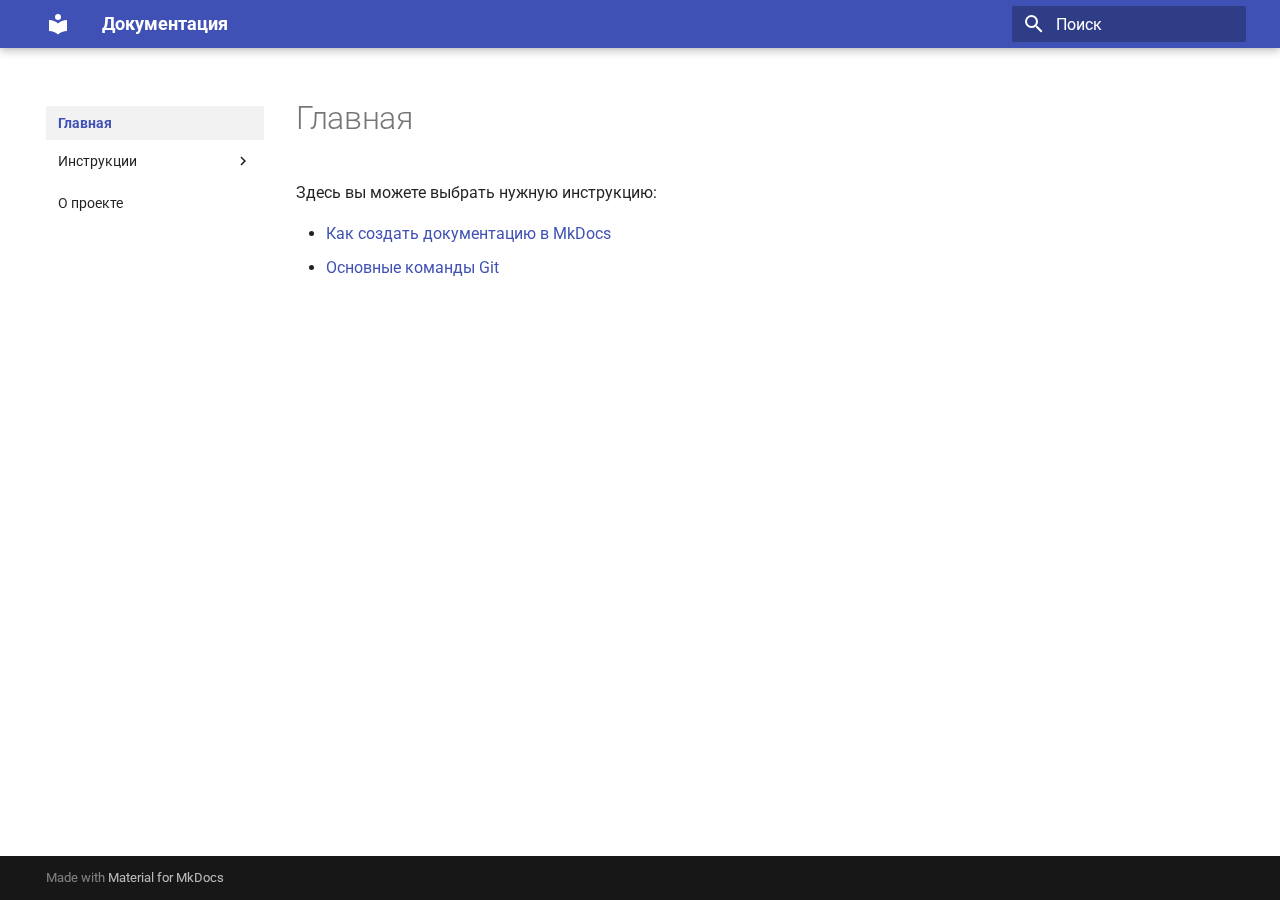
<file: index.html>
<!doctype html>
<html lang="ru" class="no-js">
  <head>
    
      <meta charset="utf-8">
      <meta name="viewport" content="width=device-width,initial-scale=1">
      
      
      
        <link rel="canonical" href="https://vera-banderovskaya.github.io/my-docs/">
      
      
      
        <link rel="next" href="instructions/mkdocs-guide/">
      
      
      <link rel="icon" href="assets/images/favicon.png">
      <meta name="generator" content="mkdocs-1.6.1, mkdocs-material-9.6.14">
    
    
      
        <title>Документация</title>
      
    
    
      <link rel="stylesheet" href="assets/stylesheets/main.342714a4.min.css">
      
      


    
    
      
    
    
      
        
        
        <link rel="preconnect" href="https://fonts.gstatic.com" crossorigin>
        <link rel="stylesheet" href="https://fonts.googleapis.com/css?family=Roboto:300,300i,400,400i,700,700i%7CRoboto+Mono:400,400i,700,700i&display=fallback">
        <style>:root{--md-text-font:"Roboto";--md-code-font:"Roboto Mono"}</style>
      
    
    
      <link rel="stylesheet" href="stylesheets/extra.css">
    
    <script>__md_scope=new URL(".",location),__md_hash=e=>[...e].reduce(((e,_)=>(e<<5)-e+_.charCodeAt(0)),0),__md_get=(e,_=localStorage,t=__md_scope)=>JSON.parse(_.getItem(t.pathname+"."+e)),__md_set=(e,_,t=localStorage,a=__md_scope)=>{try{t.setItem(a.pathname+"."+e,JSON.stringify(_))}catch(e){}}</script>
    
      

    
    
    
  </head>
  
  
    <body dir="ltr">
  
    
    <input class="md-toggle" data-md-toggle="drawer" type="checkbox" id="__drawer" autocomplete="off">
    <input class="md-toggle" data-md-toggle="search" type="checkbox" id="__search" autocomplete="off">
    <label class="md-overlay" for="__drawer"></label>
    <div data-md-component="skip">
      
        
        <a href="#_1" class="md-skip">
          Перейти к содержанию
        </a>
      
    </div>
    <div data-md-component="announce">
      
    </div>
    
    
      

  

<header class="md-header md-header--shadow" data-md-component="header">
  <nav class="md-header__inner md-grid" aria-label="Верхний колонтитул">
    <a href="." title="Документация" class="md-header__button md-logo" aria-label="Документация" data-md-component="logo">
      
  
  <svg xmlns="http://www.w3.org/2000/svg" viewBox="0 0 24 24"><path d="M12 8a3 3 0 0 0 3-3 3 3 0 0 0-3-3 3 3 0 0 0-3 3 3 3 0 0 0 3 3m0 3.54C9.64 9.35 6.5 8 3 8v11c3.5 0 6.64 1.35 9 3.54 2.36-2.19 5.5-3.54 9-3.54V8c-3.5 0-6.64 1.35-9 3.54"/></svg>

    </a>
    <label class="md-header__button md-icon" for="__drawer">
      
      <svg xmlns="http://www.w3.org/2000/svg" viewBox="0 0 24 24"><path d="M3 6h18v2H3zm0 5h18v2H3zm0 5h18v2H3z"/></svg>
    </label>
    <div class="md-header__title" data-md-component="header-title">
      <div class="md-header__ellipsis">
        <div class="md-header__topic">
          <span class="md-ellipsis">
            Документация
          </span>
        </div>
        <div class="md-header__topic" data-md-component="header-topic">
          <span class="md-ellipsis">
            
              Главная
            
          </span>
        </div>
      </div>
    </div>
    
    
      <script>var palette=__md_get("__palette");if(palette&&palette.color){if("(prefers-color-scheme)"===palette.color.media){var media=matchMedia("(prefers-color-scheme: light)"),input=document.querySelector(media.matches?"[data-md-color-media='(prefers-color-scheme: light)']":"[data-md-color-media='(prefers-color-scheme: dark)']");palette.color.media=input.getAttribute("data-md-color-media"),palette.color.scheme=input.getAttribute("data-md-color-scheme"),palette.color.primary=input.getAttribute("data-md-color-primary"),palette.color.accent=input.getAttribute("data-md-color-accent")}for(var[key,value]of Object.entries(palette.color))document.body.setAttribute("data-md-color-"+key,value)}</script>
    
    
    
      
      
        <label class="md-header__button md-icon" for="__search">
          
          <svg xmlns="http://www.w3.org/2000/svg" viewBox="0 0 24 24"><path d="M9.5 3A6.5 6.5 0 0 1 16 9.5c0 1.61-.59 3.09-1.56 4.23l.27.27h.79l5 5-1.5 1.5-5-5v-.79l-.27-.27A6.52 6.52 0 0 1 9.5 16 6.5 6.5 0 0 1 3 9.5 6.5 6.5 0 0 1 9.5 3m0 2C7 5 5 7 5 9.5S7 14 9.5 14 14 12 14 9.5 12 5 9.5 5"/></svg>
        </label>
        <div class="md-search" data-md-component="search" role="dialog">
  <label class="md-search__overlay" for="__search"></label>
  <div class="md-search__inner" role="search">
    <form class="md-search__form" name="search">
      <input type="text" class="md-search__input" name="query" aria-label="Поиск" placeholder="Поиск" autocapitalize="off" autocorrect="off" autocomplete="off" spellcheck="false" data-md-component="search-query" required>
      <label class="md-search__icon md-icon" for="__search">
        
        <svg xmlns="http://www.w3.org/2000/svg" viewBox="0 0 24 24"><path d="M9.5 3A6.5 6.5 0 0 1 16 9.5c0 1.61-.59 3.09-1.56 4.23l.27.27h.79l5 5-1.5 1.5-5-5v-.79l-.27-.27A6.52 6.52 0 0 1 9.5 16 6.5 6.5 0 0 1 3 9.5 6.5 6.5 0 0 1 9.5 3m0 2C7 5 5 7 5 9.5S7 14 9.5 14 14 12 14 9.5 12 5 9.5 5"/></svg>
        
        <svg xmlns="http://www.w3.org/2000/svg" viewBox="0 0 24 24"><path d="M20 11v2H8l5.5 5.5-1.42 1.42L4.16 12l7.92-7.92L13.5 5.5 8 11z"/></svg>
      </label>
      <nav class="md-search__options" aria-label="Поиск">
        
        <button type="reset" class="md-search__icon md-icon" title="Очистить" aria-label="Очистить" tabindex="-1">
          
          <svg xmlns="http://www.w3.org/2000/svg" viewBox="0 0 24 24"><path d="M19 6.41 17.59 5 12 10.59 6.41 5 5 6.41 10.59 12 5 17.59 6.41 19 12 13.41 17.59 19 19 17.59 13.41 12z"/></svg>
        </button>
      </nav>
      
    </form>
    <div class="md-search__output">
      <div class="md-search__scrollwrap" tabindex="0" data-md-scrollfix>
        <div class="md-search-result" data-md-component="search-result">
          <div class="md-search-result__meta">
            Инициализация поиска
          </div>
          <ol class="md-search-result__list" role="presentation"></ol>
        </div>
      </div>
    </div>
  </div>
</div>
      
    
    
  </nav>
  
</header>
    
    <div class="md-container" data-md-component="container">
      
      
        
          
        
      
      <main class="md-main" data-md-component="main">
        <div class="md-main__inner md-grid">
          
            
              
              <div class="md-sidebar md-sidebar--primary" data-md-component="sidebar" data-md-type="navigation" >
                <div class="md-sidebar__scrollwrap">
                  <div class="md-sidebar__inner">
                    



<nav class="md-nav md-nav--primary" aria-label="Навигация" data-md-level="0">
  <label class="md-nav__title" for="__drawer">
    <a href="." title="Документация" class="md-nav__button md-logo" aria-label="Документация" data-md-component="logo">
      
  
  <svg xmlns="http://www.w3.org/2000/svg" viewBox="0 0 24 24"><path d="M12 8a3 3 0 0 0 3-3 3 3 0 0 0-3-3 3 3 0 0 0-3 3 3 3 0 0 0 3 3m0 3.54C9.64 9.35 6.5 8 3 8v11c3.5 0 6.64 1.35 9 3.54 2.36-2.19 5.5-3.54 9-3.54V8c-3.5 0-6.64 1.35-9 3.54"/></svg>

    </a>
    Документация
  </label>
  
  <ul class="md-nav__list" data-md-scrollfix>
    
      
      
  
  
    
  
  
  
    <li class="md-nav__item md-nav__item--active">
      
      <input class="md-nav__toggle md-toggle" type="checkbox" id="__toc">
      
      
        
      
      
      <a href="." class="md-nav__link md-nav__link--active">
        
  
  
  <span class="md-ellipsis">
    Главная
    
  </span>
  

      </a>
      
    </li>
  

    
      
      
  
  
  
  
    
    
    
    
    
    <li class="md-nav__item md-nav__item--nested">
      
        
        
        <input class="md-nav__toggle md-toggle " type="checkbox" id="__nav_2" >
        
          
          <label class="md-nav__link" for="__nav_2" id="__nav_2_label" tabindex="0">
            
  
  
  <span class="md-ellipsis">
    Инструкции
    
  </span>
  

            <span class="md-nav__icon md-icon"></span>
          </label>
        
        <nav class="md-nav" data-md-level="1" aria-labelledby="__nav_2_label" aria-expanded="false">
          <label class="md-nav__title" for="__nav_2">
            <span class="md-nav__icon md-icon"></span>
            Инструкции
          </label>
          <ul class="md-nav__list" data-md-scrollfix>
            
              
                
  
  
  
  
    <li class="md-nav__item">
      <a href="instructions/mkdocs-guide/" class="md-nav__link">
        
  
  
  <span class="md-ellipsis">
    MkDocs
    
  </span>
  

      </a>
    </li>
  

              
            
              
                
  
  
  
  
    <li class="md-nav__item">
      <a href="instructions/git-guide/" class="md-nav__link">
        
  
  
  <span class="md-ellipsis">
    Git
    
  </span>
  

      </a>
    </li>
  

              
            
          </ul>
        </nav>
      
    </li>
  

    
      
      
  
  
  
  
    <li class="md-nav__item">
      <a href="about/" class="md-nav__link">
        
  
  
  <span class="md-ellipsis">
    О проекте
    
  </span>
  

      </a>
    </li>
  

    
  </ul>
</nav>
                  </div>
                </div>
              </div>
            
            
              
              <div class="md-sidebar md-sidebar--secondary" data-md-component="sidebar" data-md-type="toc" >
                <div class="md-sidebar__scrollwrap">
                  <div class="md-sidebar__inner">
                    

<nav class="md-nav md-nav--secondary" aria-label="Содержание">
  
  
  
    
  
  
</nav>
                  </div>
                </div>
              </div>
            
          
          
            <div class="md-content" data-md-component="content">
              <article class="md-content__inner md-typeset">
                
                  



<h1 id="_1">Главная</h1>
<p>Здесь вы можете выбрать нужную инструкцию:</p>
<ul>
<li><a href="instructions/mkdocs-guide/">Как создать документацию в MkDocs</a></li>
<li><a href="instructions/git-guide/">Основные команды Git</a></li>
</ul>












                
              </article>
            </div>
          
          
<script>var target=document.getElementById(location.hash.slice(1));target&&target.name&&(target.checked=target.name.startsWith("__tabbed_"))</script>
        </div>
        
      </main>
      
        <footer class="md-footer">
  
  <div class="md-footer-meta md-typeset">
    <div class="md-footer-meta__inner md-grid">
      <div class="md-copyright">
  
  
    Made with
    <a href="https://squidfunk.github.io/mkdocs-material/" target="_blank" rel="noopener">
      Material for MkDocs
    </a>
  
</div>
      
    </div>
  </div>
</footer>
      
    </div>
    <div class="md-dialog" data-md-component="dialog">
      <div class="md-dialog__inner md-typeset"></div>
    </div>
    
    
    
      
      <script id="__config" type="application/json">{"base": ".", "features": ["search.highlight"], "search": "assets/javascripts/workers/search.d50fe291.min.js", "tags": null, "translations": {"clipboard.copied": "\u0421\u043a\u043e\u043f\u0438\u0440\u043e\u0432\u0430\u043d\u043e \u0432 \u0431\u0443\u0444\u0435\u0440", "clipboard.copy": "\u041a\u043e\u043f\u0438\u0440\u043e\u0432\u0430\u0442\u044c \u0432 \u0431\u0443\u0444\u0435\u0440", "search.result.more.one": "\u0415\u0449\u0451 1 \u043d\u0430 \u044d\u0442\u043e\u0439 \u0441\u0442\u0440\u0430\u043d\u0438\u0446\u0435", "search.result.more.other": "\u0415\u0449\u0451 # \u043d\u0430 \u044d\u0442\u043e\u0439 \u0441\u0442\u0440\u0430\u043d\u0438\u0446\u0435", "search.result.none": "\u0421\u043e\u0432\u043f\u0430\u0434\u0435\u043d\u0438\u0439 \u043d\u0435 \u043d\u0430\u0439\u0434\u0435\u043d\u043e", "search.result.one": "\u041d\u0430\u0439\u0434\u0435\u043d\u043e 1 \u0441\u043e\u0432\u043f\u0430\u0434\u0435\u043d\u0438\u0435", "search.result.other": "\u041d\u0430\u0439\u0434\u0435\u043d\u043e \u0441\u043e\u0432\u043f\u0430\u0434\u0435\u043d\u0438\u0439: #", "search.result.placeholder": "\u041d\u0430\u0447\u043d\u0438\u0442\u0435 \u043f\u0435\u0447\u0430\u0442\u0430\u0442\u044c \u0434\u043b\u044f \u043f\u043e\u0438\u0441\u043a\u0430", "search.result.term.missing": "\u041e\u0442\u0441\u0443\u0442\u0441\u0442\u0432\u0443\u0435\u0442", "select.version": "\u0412\u044b\u0431\u0435\u0440\u0438\u0442\u0435 \u0432\u0435\u0440\u0441\u0438\u044e"}, "version": null}</script>
    
    
      <script src="assets/javascripts/bundle.13a4f30d.min.js"></script>
      
        <script src="javascripts/search-i18n.js"></script>
      
    
  </body>
</html>
</file>
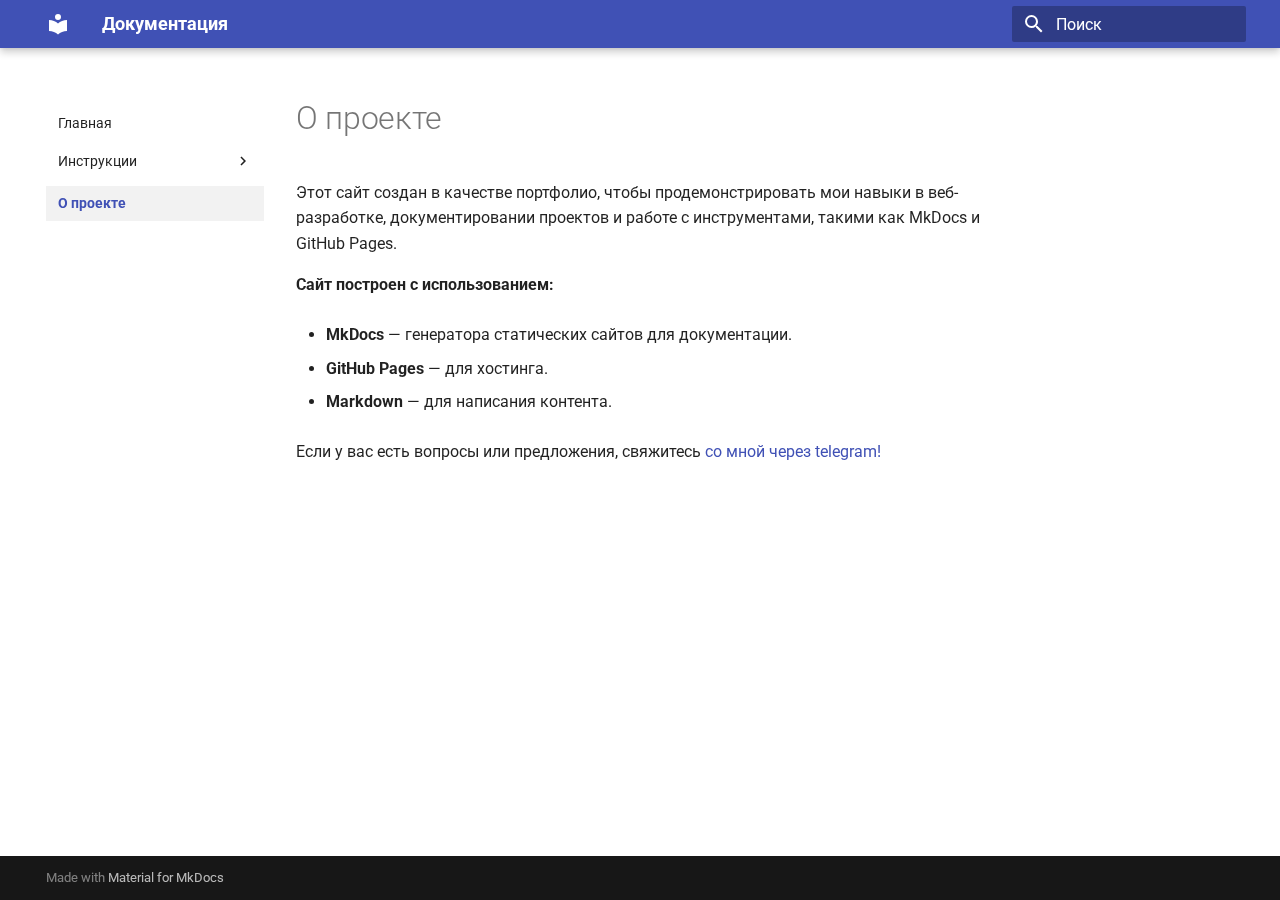
<file: about/index.html>
<!doctype html>
<html lang="ru" class="no-js">
  <head>
    
      <meta charset="utf-8">
      <meta name="viewport" content="width=device-width,initial-scale=1">
      
      
      
        <link rel="canonical" href="https://vera-banderovskaya.github.io/my-docs/about/">
      
      
        <link rel="prev" href="../instructions/git-guide/">
      
      
      
      <link rel="icon" href="../assets/images/favicon.png">
      <meta name="generator" content="mkdocs-1.6.1, mkdocs-material-9.6.14">
    
    
      
        <title>О проекте - Документация</title>
      
    
    
      <link rel="stylesheet" href="../assets/stylesheets/main.342714a4.min.css">
      
      


    
    
      
    
    
      
        
        
        <link rel="preconnect" href="https://fonts.gstatic.com" crossorigin>
        <link rel="stylesheet" href="https://fonts.googleapis.com/css?family=Roboto:300,300i,400,400i,700,700i%7CRoboto+Mono:400,400i,700,700i&display=fallback">
        <style>:root{--md-text-font:"Roboto";--md-code-font:"Roboto Mono"}</style>
      
    
    
      <link rel="stylesheet" href="../stylesheets/extra.css">
    
    <script>__md_scope=new URL("..",location),__md_hash=e=>[...e].reduce(((e,_)=>(e<<5)-e+_.charCodeAt(0)),0),__md_get=(e,_=localStorage,t=__md_scope)=>JSON.parse(_.getItem(t.pathname+"."+e)),__md_set=(e,_,t=localStorage,a=__md_scope)=>{try{t.setItem(a.pathname+"."+e,JSON.stringify(_))}catch(e){}}</script>
    
      

    
    
    
  </head>
  
  
    <body dir="ltr">
  
    
    <input class="md-toggle" data-md-toggle="drawer" type="checkbox" id="__drawer" autocomplete="off">
    <input class="md-toggle" data-md-toggle="search" type="checkbox" id="__search" autocomplete="off">
    <label class="md-overlay" for="__drawer"></label>
    <div data-md-component="skip">
      
        
        <a href="#_1" class="md-skip">
          Перейти к содержанию
        </a>
      
    </div>
    <div data-md-component="announce">
      
    </div>
    
    
      

  

<header class="md-header md-header--shadow" data-md-component="header">
  <nav class="md-header__inner md-grid" aria-label="Верхний колонтитул">
    <a href=".." title="Документация" class="md-header__button md-logo" aria-label="Документация" data-md-component="logo">
      
  
  <svg xmlns="http://www.w3.org/2000/svg" viewBox="0 0 24 24"><path d="M12 8a3 3 0 0 0 3-3 3 3 0 0 0-3-3 3 3 0 0 0-3 3 3 3 0 0 0 3 3m0 3.54C9.64 9.35 6.5 8 3 8v11c3.5 0 6.64 1.35 9 3.54 2.36-2.19 5.5-3.54 9-3.54V8c-3.5 0-6.64 1.35-9 3.54"/></svg>

    </a>
    <label class="md-header__button md-icon" for="__drawer">
      
      <svg xmlns="http://www.w3.org/2000/svg" viewBox="0 0 24 24"><path d="M3 6h18v2H3zm0 5h18v2H3zm0 5h18v2H3z"/></svg>
    </label>
    <div class="md-header__title" data-md-component="header-title">
      <div class="md-header__ellipsis">
        <div class="md-header__topic">
          <span class="md-ellipsis">
            Документация
          </span>
        </div>
        <div class="md-header__topic" data-md-component="header-topic">
          <span class="md-ellipsis">
            
              О проекте
            
          </span>
        </div>
      </div>
    </div>
    
    
      <script>var palette=__md_get("__palette");if(palette&&palette.color){if("(prefers-color-scheme)"===palette.color.media){var media=matchMedia("(prefers-color-scheme: light)"),input=document.querySelector(media.matches?"[data-md-color-media='(prefers-color-scheme: light)']":"[data-md-color-media='(prefers-color-scheme: dark)']");palette.color.media=input.getAttribute("data-md-color-media"),palette.color.scheme=input.getAttribute("data-md-color-scheme"),palette.color.primary=input.getAttribute("data-md-color-primary"),palette.color.accent=input.getAttribute("data-md-color-accent")}for(var[key,value]of Object.entries(palette.color))document.body.setAttribute("data-md-color-"+key,value)}</script>
    
    
    
      
      
        <label class="md-header__button md-icon" for="__search">
          
          <svg xmlns="http://www.w3.org/2000/svg" viewBox="0 0 24 24"><path d="M9.5 3A6.5 6.5 0 0 1 16 9.5c0 1.61-.59 3.09-1.56 4.23l.27.27h.79l5 5-1.5 1.5-5-5v-.79l-.27-.27A6.52 6.52 0 0 1 9.5 16 6.5 6.5 0 0 1 3 9.5 6.5 6.5 0 0 1 9.5 3m0 2C7 5 5 7 5 9.5S7 14 9.5 14 14 12 14 9.5 12 5 9.5 5"/></svg>
        </label>
        <div class="md-search" data-md-component="search" role="dialog">
  <label class="md-search__overlay" for="__search"></label>
  <div class="md-search__inner" role="search">
    <form class="md-search__form" name="search">
      <input type="text" class="md-search__input" name="query" aria-label="Поиск" placeholder="Поиск" autocapitalize="off" autocorrect="off" autocomplete="off" spellcheck="false" data-md-component="search-query" required>
      <label class="md-search__icon md-icon" for="__search">
        
        <svg xmlns="http://www.w3.org/2000/svg" viewBox="0 0 24 24"><path d="M9.5 3A6.5 6.5 0 0 1 16 9.5c0 1.61-.59 3.09-1.56 4.23l.27.27h.79l5 5-1.5 1.5-5-5v-.79l-.27-.27A6.52 6.52 0 0 1 9.5 16 6.5 6.5 0 0 1 3 9.5 6.5 6.5 0 0 1 9.5 3m0 2C7 5 5 7 5 9.5S7 14 9.5 14 14 12 14 9.5 12 5 9.5 5"/></svg>
        
        <svg xmlns="http://www.w3.org/2000/svg" viewBox="0 0 24 24"><path d="M20 11v2H8l5.5 5.5-1.42 1.42L4.16 12l7.92-7.92L13.5 5.5 8 11z"/></svg>
      </label>
      <nav class="md-search__options" aria-label="Поиск">
        
        <button type="reset" class="md-search__icon md-icon" title="Очистить" aria-label="Очистить" tabindex="-1">
          
          <svg xmlns="http://www.w3.org/2000/svg" viewBox="0 0 24 24"><path d="M19 6.41 17.59 5 12 10.59 6.41 5 5 6.41 10.59 12 5 17.59 6.41 19 12 13.41 17.59 19 19 17.59 13.41 12z"/></svg>
        </button>
      </nav>
      
    </form>
    <div class="md-search__output">
      <div class="md-search__scrollwrap" tabindex="0" data-md-scrollfix>
        <div class="md-search-result" data-md-component="search-result">
          <div class="md-search-result__meta">
            Инициализация поиска
          </div>
          <ol class="md-search-result__list" role="presentation"></ol>
        </div>
      </div>
    </div>
  </div>
</div>
      
    
    
  </nav>
  
</header>
    
    <div class="md-container" data-md-component="container">
      
      
        
          
        
      
      <main class="md-main" data-md-component="main">
        <div class="md-main__inner md-grid">
          
            
              
              <div class="md-sidebar md-sidebar--primary" data-md-component="sidebar" data-md-type="navigation" >
                <div class="md-sidebar__scrollwrap">
                  <div class="md-sidebar__inner">
                    



<nav class="md-nav md-nav--primary" aria-label="Навигация" data-md-level="0">
  <label class="md-nav__title" for="__drawer">
    <a href=".." title="Документация" class="md-nav__button md-logo" aria-label="Документация" data-md-component="logo">
      
  
  <svg xmlns="http://www.w3.org/2000/svg" viewBox="0 0 24 24"><path d="M12 8a3 3 0 0 0 3-3 3 3 0 0 0-3-3 3 3 0 0 0-3 3 3 3 0 0 0 3 3m0 3.54C9.64 9.35 6.5 8 3 8v11c3.5 0 6.64 1.35 9 3.54 2.36-2.19 5.5-3.54 9-3.54V8c-3.5 0-6.64 1.35-9 3.54"/></svg>

    </a>
    Документация
  </label>
  
  <ul class="md-nav__list" data-md-scrollfix>
    
      
      
  
  
  
  
    <li class="md-nav__item">
      <a href=".." class="md-nav__link">
        
  
  
  <span class="md-ellipsis">
    Главная
    
  </span>
  

      </a>
    </li>
  

    
      
      
  
  
  
  
    
    
    
    
    
    <li class="md-nav__item md-nav__item--nested">
      
        
        
        <input class="md-nav__toggle md-toggle " type="checkbox" id="__nav_2" >
        
          
          <label class="md-nav__link" for="__nav_2" id="__nav_2_label" tabindex="0">
            
  
  
  <span class="md-ellipsis">
    Инструкции
    
  </span>
  

            <span class="md-nav__icon md-icon"></span>
          </label>
        
        <nav class="md-nav" data-md-level="1" aria-labelledby="__nav_2_label" aria-expanded="false">
          <label class="md-nav__title" for="__nav_2">
            <span class="md-nav__icon md-icon"></span>
            Инструкции
          </label>
          <ul class="md-nav__list" data-md-scrollfix>
            
              
                
  
  
  
  
    <li class="md-nav__item">
      <a href="../instructions/mkdocs-guide/" class="md-nav__link">
        
  
  
  <span class="md-ellipsis">
    MkDocs
    
  </span>
  

      </a>
    </li>
  

              
            
              
                
  
  
  
  
    <li class="md-nav__item">
      <a href="../instructions/git-guide/" class="md-nav__link">
        
  
  
  <span class="md-ellipsis">
    Git
    
  </span>
  

      </a>
    </li>
  

              
            
          </ul>
        </nav>
      
    </li>
  

    
      
      
  
  
    
  
  
  
    <li class="md-nav__item md-nav__item--active">
      
      <input class="md-nav__toggle md-toggle" type="checkbox" id="__toc">
      
      
        
      
      
      <a href="./" class="md-nav__link md-nav__link--active">
        
  
  
  <span class="md-ellipsis">
    О проекте
    
  </span>
  

      </a>
      
    </li>
  

    
  </ul>
</nav>
                  </div>
                </div>
              </div>
            
            
              
              <div class="md-sidebar md-sidebar--secondary" data-md-component="sidebar" data-md-type="toc" >
                <div class="md-sidebar__scrollwrap">
                  <div class="md-sidebar__inner">
                    

<nav class="md-nav md-nav--secondary" aria-label="Содержание">
  
  
  
    
  
  
</nav>
                  </div>
                </div>
              </div>
            
          
          
            <div class="md-content" data-md-component="content">
              <article class="md-content__inner md-typeset">
                
                  



<h1 id="_1">О проекте</h1>
<p>Этот сайт создан в качестве портфолио, чтобы продемонстрировать мои навыки в веб-разработке, документировании проектов и работе с инструментами, такими как MkDocs и GitHub Pages.</p>
<p><strong>Сайт построен с использованием:</strong></p>
<ul>
<li>
<p><strong>MkDocs</strong> — генератора статических сайтов для документации.</p>
</li>
<li>
<p><strong>GitHub Pages</strong> — для хостинга.</p>
</li>
<li>
<p><strong>Markdown</strong> — для написания контента.</p>
</li>
</ul>
<p>Если у вас есть вопросы или предложения, свяжитесь <a href="https://t.me/verabanderovskaya">со мной через telegram!</a></p>












                
              </article>
            </div>
          
          
<script>var target=document.getElementById(location.hash.slice(1));target&&target.name&&(target.checked=target.name.startsWith("__tabbed_"))</script>
        </div>
        
      </main>
      
        <footer class="md-footer">
  
  <div class="md-footer-meta md-typeset">
    <div class="md-footer-meta__inner md-grid">
      <div class="md-copyright">
  
  
    Made with
    <a href="https://squidfunk.github.io/mkdocs-material/" target="_blank" rel="noopener">
      Material for MkDocs
    </a>
  
</div>
      
    </div>
  </div>
</footer>
      
    </div>
    <div class="md-dialog" data-md-component="dialog">
      <div class="md-dialog__inner md-typeset"></div>
    </div>
    
    
    
      
      <script id="__config" type="application/json">{"base": "..", "features": ["search.highlight"], "search": "../assets/javascripts/workers/search.d50fe291.min.js", "tags": null, "translations": {"clipboard.copied": "\u0421\u043a\u043e\u043f\u0438\u0440\u043e\u0432\u0430\u043d\u043e \u0432 \u0431\u0443\u0444\u0435\u0440", "clipboard.copy": "\u041a\u043e\u043f\u0438\u0440\u043e\u0432\u0430\u0442\u044c \u0432 \u0431\u0443\u0444\u0435\u0440", "search.result.more.one": "\u0415\u0449\u0451 1 \u043d\u0430 \u044d\u0442\u043e\u0439 \u0441\u0442\u0440\u0430\u043d\u0438\u0446\u0435", "search.result.more.other": "\u0415\u0449\u0451 # \u043d\u0430 \u044d\u0442\u043e\u0439 \u0441\u0442\u0440\u0430\u043d\u0438\u0446\u0435", "search.result.none": "\u0421\u043e\u0432\u043f\u0430\u0434\u0435\u043d\u0438\u0439 \u043d\u0435 \u043d\u0430\u0439\u0434\u0435\u043d\u043e", "search.result.one": "\u041d\u0430\u0439\u0434\u0435\u043d\u043e 1 \u0441\u043e\u0432\u043f\u0430\u0434\u0435\u043d\u0438\u0435", "search.result.other": "\u041d\u0430\u0439\u0434\u0435\u043d\u043e \u0441\u043e\u0432\u043f\u0430\u0434\u0435\u043d\u0438\u0439: #", "search.result.placeholder": "\u041d\u0430\u0447\u043d\u0438\u0442\u0435 \u043f\u0435\u0447\u0430\u0442\u0430\u0442\u044c \u0434\u043b\u044f \u043f\u043e\u0438\u0441\u043a\u0430", "search.result.term.missing": "\u041e\u0442\u0441\u0443\u0442\u0441\u0442\u0432\u0443\u0435\u0442", "select.version": "\u0412\u044b\u0431\u0435\u0440\u0438\u0442\u0435 \u0432\u0435\u0440\u0441\u0438\u044e"}, "version": null}</script>
    
    
      <script src="../assets/javascripts/bundle.13a4f30d.min.js"></script>
      
        <script src="../javascripts/search-i18n.js"></script>
      
    
  </body>
</html>
</file>
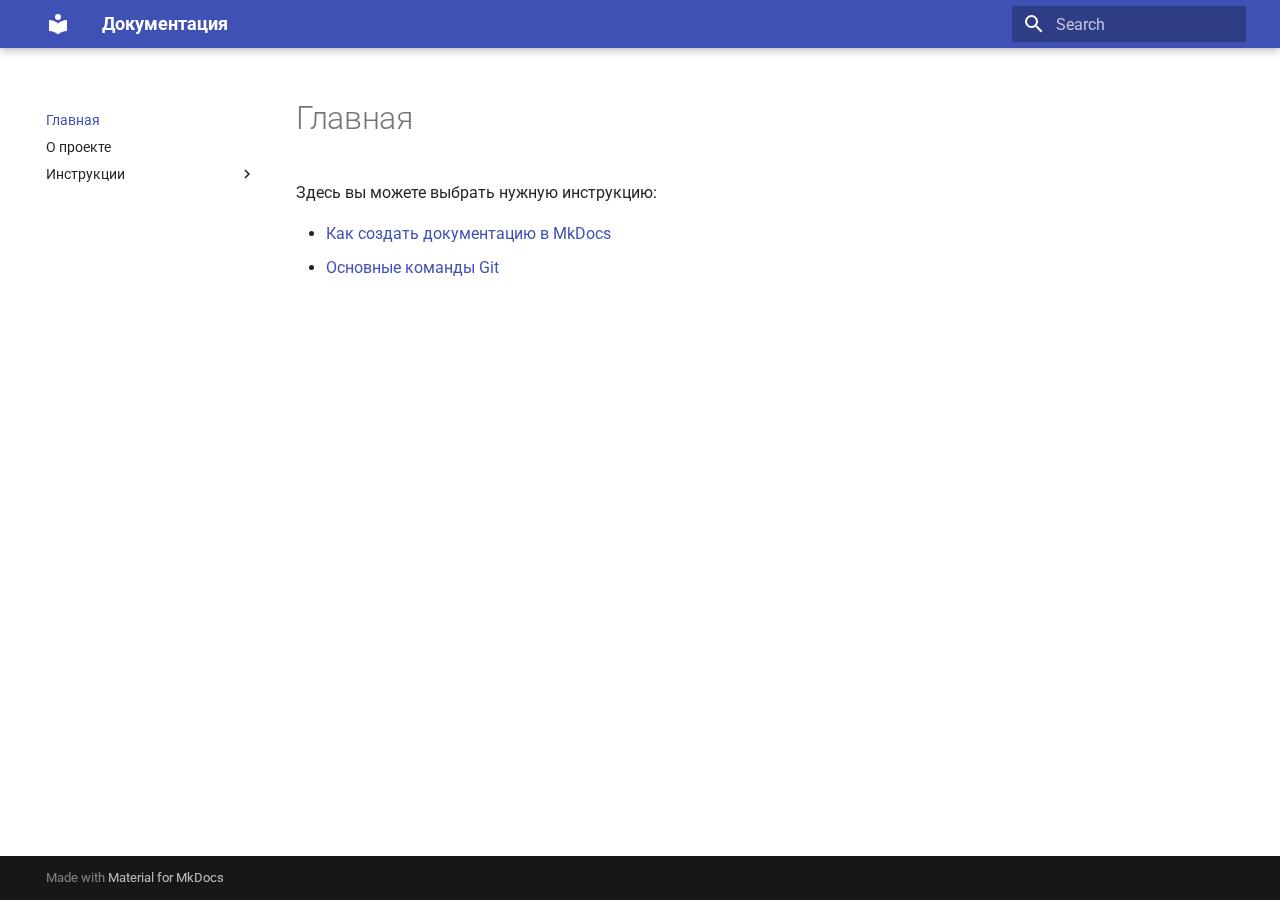
<file: site/index.html>
<!doctype html>
<html lang="en" class="no-js">
  <head>
    
      <meta charset="utf-8">
      <meta name="viewport" content="width=device-width,initial-scale=1">
      
      
      
        <link rel="canonical" href="https://vera-banderovskaya.github.io/my-docs/">
      
      
      
        <link rel="next" href="about/">
      
      
      <link rel="icon" href="assets/images/favicon.png">
      <meta name="generator" content="mkdocs-1.6.1, mkdocs-material-9.6.14">
    
    
      
        <title>Документация</title>
      
    
    
      <link rel="stylesheet" href="assets/stylesheets/main.342714a4.min.css">
      
      


    
    
      
    
    
      
        
        
        <link rel="preconnect" href="https://fonts.gstatic.com" crossorigin>
        <link rel="stylesheet" href="https://fonts.googleapis.com/css?family=Roboto:300,300i,400,400i,700,700i%7CRoboto+Mono:400,400i,700,700i&display=fallback">
        <style>:root{--md-text-font:"Roboto";--md-code-font:"Roboto Mono"}</style>
      
    
    
      <link rel="stylesheet" href="stylesheets/extra.css">
    
    <script>__md_scope=new URL(".",location),__md_hash=e=>[...e].reduce(((e,_)=>(e<<5)-e+_.charCodeAt(0)),0),__md_get=(e,_=localStorage,t=__md_scope)=>JSON.parse(_.getItem(t.pathname+"."+e)),__md_set=(e,_,t=localStorage,a=__md_scope)=>{try{t.setItem(a.pathname+"."+e,JSON.stringify(_))}catch(e){}}</script>
    
      

    
    
    
  </head>
  
  
    <body dir="ltr">
  
    
    <input class="md-toggle" data-md-toggle="drawer" type="checkbox" id="__drawer" autocomplete="off">
    <input class="md-toggle" data-md-toggle="search" type="checkbox" id="__search" autocomplete="off">
    <label class="md-overlay" for="__drawer"></label>
    <div data-md-component="skip">
      
        
        <a href="#_1" class="md-skip">
          Skip to content
        </a>
      
    </div>
    <div data-md-component="announce">
      
    </div>
    
    
      

  

<header class="md-header md-header--shadow" data-md-component="header">
  <nav class="md-header__inner md-grid" aria-label="Header">
    <a href="." title="Документация" class="md-header__button md-logo" aria-label="Документация" data-md-component="logo">
      
  
  <svg xmlns="http://www.w3.org/2000/svg" viewBox="0 0 24 24"><path d="M12 8a3 3 0 0 0 3-3 3 3 0 0 0-3-3 3 3 0 0 0-3 3 3 3 0 0 0 3 3m0 3.54C9.64 9.35 6.5 8 3 8v11c3.5 0 6.64 1.35 9 3.54 2.36-2.19 5.5-3.54 9-3.54V8c-3.5 0-6.64 1.35-9 3.54"/></svg>

    </a>
    <label class="md-header__button md-icon" for="__drawer">
      
      <svg xmlns="http://www.w3.org/2000/svg" viewBox="0 0 24 24"><path d="M3 6h18v2H3zm0 5h18v2H3zm0 5h18v2H3z"/></svg>
    </label>
    <div class="md-header__title" data-md-component="header-title">
      <div class="md-header__ellipsis">
        <div class="md-header__topic">
          <span class="md-ellipsis">
            Документация
          </span>
        </div>
        <div class="md-header__topic" data-md-component="header-topic">
          <span class="md-ellipsis">
            
              Главная
            
          </span>
        </div>
      </div>
    </div>
    
    
      <script>var palette=__md_get("__palette");if(palette&&palette.color){if("(prefers-color-scheme)"===palette.color.media){var media=matchMedia("(prefers-color-scheme: light)"),input=document.querySelector(media.matches?"[data-md-color-media='(prefers-color-scheme: light)']":"[data-md-color-media='(prefers-color-scheme: dark)']");palette.color.media=input.getAttribute("data-md-color-media"),palette.color.scheme=input.getAttribute("data-md-color-scheme"),palette.color.primary=input.getAttribute("data-md-color-primary"),palette.color.accent=input.getAttribute("data-md-color-accent")}for(var[key,value]of Object.entries(palette.color))document.body.setAttribute("data-md-color-"+key,value)}</script>
    
    
    
      
      
        <label class="md-header__button md-icon" for="__search">
          
          <svg xmlns="http://www.w3.org/2000/svg" viewBox="0 0 24 24"><path d="M9.5 3A6.5 6.5 0 0 1 16 9.5c0 1.61-.59 3.09-1.56 4.23l.27.27h.79l5 5-1.5 1.5-5-5v-.79l-.27-.27A6.52 6.52 0 0 1 9.5 16 6.5 6.5 0 0 1 3 9.5 6.5 6.5 0 0 1 9.5 3m0 2C7 5 5 7 5 9.5S7 14 9.5 14 14 12 14 9.5 12 5 9.5 5"/></svg>
        </label>
        <div class="md-search" data-md-component="search" role="dialog">
  <label class="md-search__overlay" for="__search"></label>
  <div class="md-search__inner" role="search">
    <form class="md-search__form" name="search">
      <input type="text" class="md-search__input" name="query" aria-label="Search" placeholder="Search" autocapitalize="off" autocorrect="off" autocomplete="off" spellcheck="false" data-md-component="search-query" required>
      <label class="md-search__icon md-icon" for="__search">
        
        <svg xmlns="http://www.w3.org/2000/svg" viewBox="0 0 24 24"><path d="M9.5 3A6.5 6.5 0 0 1 16 9.5c0 1.61-.59 3.09-1.56 4.23l.27.27h.79l5 5-1.5 1.5-5-5v-.79l-.27-.27A6.52 6.52 0 0 1 9.5 16 6.5 6.5 0 0 1 3 9.5 6.5 6.5 0 0 1 9.5 3m0 2C7 5 5 7 5 9.5S7 14 9.5 14 14 12 14 9.5 12 5 9.5 5"/></svg>
        
        <svg xmlns="http://www.w3.org/2000/svg" viewBox="0 0 24 24"><path d="M20 11v2H8l5.5 5.5-1.42 1.42L4.16 12l7.92-7.92L13.5 5.5 8 11z"/></svg>
      </label>
      <nav class="md-search__options" aria-label="Search">
        
        <button type="reset" class="md-search__icon md-icon" title="Clear" aria-label="Clear" tabindex="-1">
          
          <svg xmlns="http://www.w3.org/2000/svg" viewBox="0 0 24 24"><path d="M19 6.41 17.59 5 12 10.59 6.41 5 5 6.41 10.59 12 5 17.59 6.41 19 12 13.41 17.59 19 19 17.59 13.41 12z"/></svg>
        </button>
      </nav>
      
    </form>
    <div class="md-search__output">
      <div class="md-search__scrollwrap" tabindex="0" data-md-scrollfix>
        <div class="md-search-result" data-md-component="search-result">
          <div class="md-search-result__meta">
            Initializing search
          </div>
          <ol class="md-search-result__list" role="presentation"></ol>
        </div>
      </div>
    </div>
  </div>
</div>
      
    
    
  </nav>
  
</header>
    
    <div class="md-container" data-md-component="container">
      
      
        
          
        
      
      <main class="md-main" data-md-component="main">
        <div class="md-main__inner md-grid">
          
            
              
              <div class="md-sidebar md-sidebar--primary" data-md-component="sidebar" data-md-type="navigation" >
                <div class="md-sidebar__scrollwrap">
                  <div class="md-sidebar__inner">
                    



<nav class="md-nav md-nav--primary" aria-label="Navigation" data-md-level="0">
  <label class="md-nav__title" for="__drawer">
    <a href="." title="Документация" class="md-nav__button md-logo" aria-label="Документация" data-md-component="logo">
      
  
  <svg xmlns="http://www.w3.org/2000/svg" viewBox="0 0 24 24"><path d="M12 8a3 3 0 0 0 3-3 3 3 0 0 0-3-3 3 3 0 0 0-3 3 3 3 0 0 0 3 3m0 3.54C9.64 9.35 6.5 8 3 8v11c3.5 0 6.64 1.35 9 3.54 2.36-2.19 5.5-3.54 9-3.54V8c-3.5 0-6.64 1.35-9 3.54"/></svg>

    </a>
    Документация
  </label>
  
  <ul class="md-nav__list" data-md-scrollfix>
    
      
      
  
  
    
  
  
  
    <li class="md-nav__item md-nav__item--active">
      
      <input class="md-nav__toggle md-toggle" type="checkbox" id="__toc">
      
      
        
      
      
      <a href="." class="md-nav__link md-nav__link--active">
        
  
  
  <span class="md-ellipsis">
    Главная
    
  </span>
  

      </a>
      
    </li>
  

    
      
      
  
  
  
  
    <li class="md-nav__item">
      <a href="about/" class="md-nav__link">
        
  
  
  <span class="md-ellipsis">
    О проекте
    
  </span>
  

      </a>
    </li>
  

    
      
      
  
  
  
  
    
    
    
    
    
    <li class="md-nav__item md-nav__item--nested">
      
        
        
        <input class="md-nav__toggle md-toggle " type="checkbox" id="__nav_3" >
        
          
          <label class="md-nav__link" for="__nav_3" id="__nav_3_label" tabindex="0">
            
  
  
  <span class="md-ellipsis">
    Инструкции
    
  </span>
  

            <span class="md-nav__icon md-icon"></span>
          </label>
        
        <nav class="md-nav" data-md-level="1" aria-labelledby="__nav_3_label" aria-expanded="false">
          <label class="md-nav__title" for="__nav_3">
            <span class="md-nav__icon md-icon"></span>
            Инструкции
          </label>
          <ul class="md-nav__list" data-md-scrollfix>
            
              
                
  
  
  
  
    <li class="md-nav__item">
      <a href="instructions/mkdocs-guide/" class="md-nav__link">
        
  
  
  <span class="md-ellipsis">
    MkDocs
    
  </span>
  

      </a>
    </li>
  

              
            
              
                
  
  
  
  
    <li class="md-nav__item">
      <a href="instructions/git-guide/" class="md-nav__link">
        
  
  
  <span class="md-ellipsis">
    Git
    
  </span>
  

      </a>
    </li>
  

              
            
          </ul>
        </nav>
      
    </li>
  

    
  </ul>
</nav>
                  </div>
                </div>
              </div>
            
            
              
              <div class="md-sidebar md-sidebar--secondary" data-md-component="sidebar" data-md-type="toc" >
                <div class="md-sidebar__scrollwrap">
                  <div class="md-sidebar__inner">
                    

<nav class="md-nav md-nav--secondary" aria-label="Table of contents">
  
  
  
    
  
  
</nav>
                  </div>
                </div>
              </div>
            
          
          
            <div class="md-content" data-md-component="content">
              <article class="md-content__inner md-typeset">
                
                  



<h1 id="_1">Главная</h1>
<p>Здесь вы можете выбрать нужную инструкцию:</p>
<ul>
<li><a href="instructions/mkdocs-guide/">Как создать документацию в MkDocs</a></li>
<li><a href="instructions/git-guide/">Основные команды Git</a></li>
</ul>












                
              </article>
            </div>
          
          
<script>var target=document.getElementById(location.hash.slice(1));target&&target.name&&(target.checked=target.name.startsWith("__tabbed_"))</script>
        </div>
        
      </main>
      
        <footer class="md-footer">
  
  <div class="md-footer-meta md-typeset">
    <div class="md-footer-meta__inner md-grid">
      <div class="md-copyright">
  
  
    Made with
    <a href="https://squidfunk.github.io/mkdocs-material/" target="_blank" rel="noopener">
      Material for MkDocs
    </a>
  
</div>
      
    </div>
  </div>
</footer>
      
    </div>
    <div class="md-dialog" data-md-component="dialog">
      <div class="md-dialog__inner md-typeset"></div>
    </div>
    
    
    
      
      <script id="__config" type="application/json">{"base": ".", "features": ["search.highlight"], "search": "assets/javascripts/workers/search.d50fe291.min.js", "tags": null, "translations": {"clipboard.copied": "Copied to clipboard", "clipboard.copy": "Copy to clipboard", "search.result.more.one": "1 more on this page", "search.result.more.other": "# more on this page", "search.result.none": "No matching documents", "search.result.one": "1 matching document", "search.result.other": "# matching documents", "search.result.placeholder": "Type to start searching", "search.result.term.missing": "Missing", "select.version": "Select version"}, "version": null}</script>
    
    
      <script src="assets/javascripts/bundle.13a4f30d.min.js"></script>
      
    
  </body>
</html>
</file>
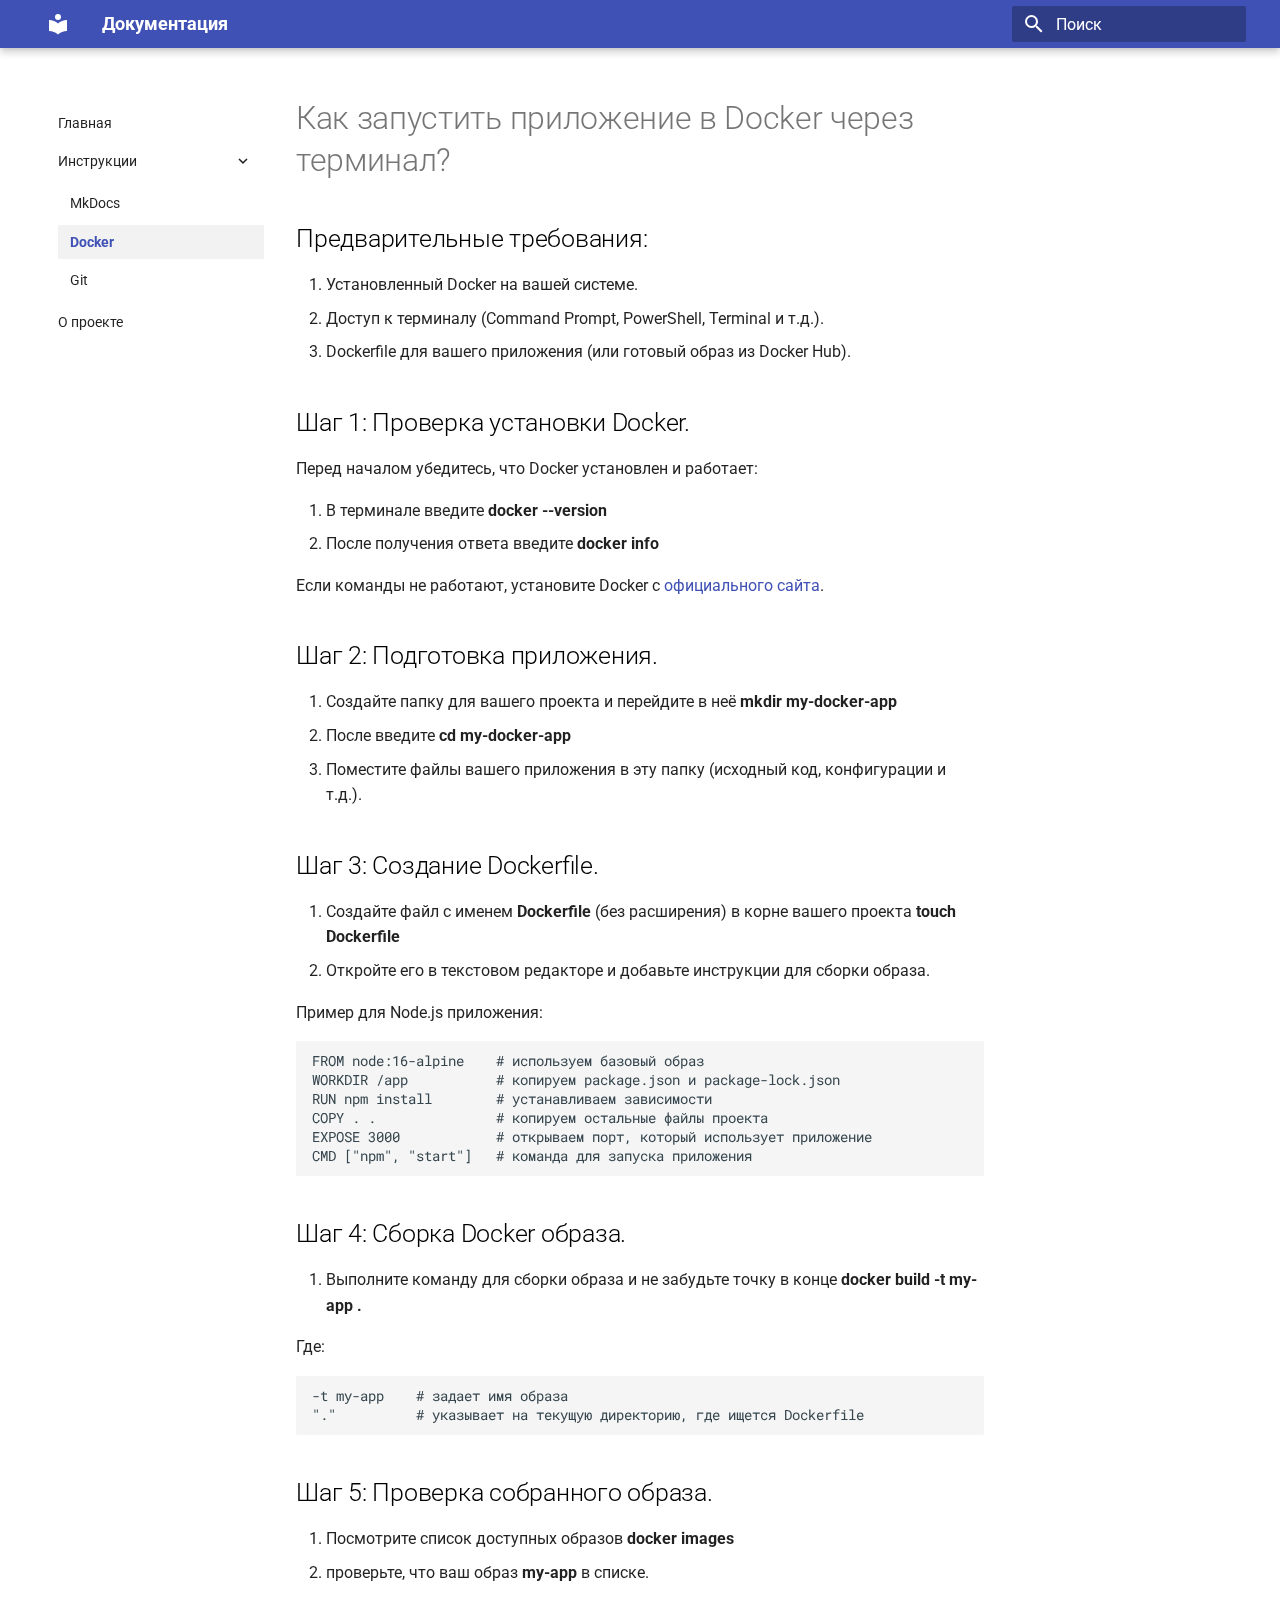
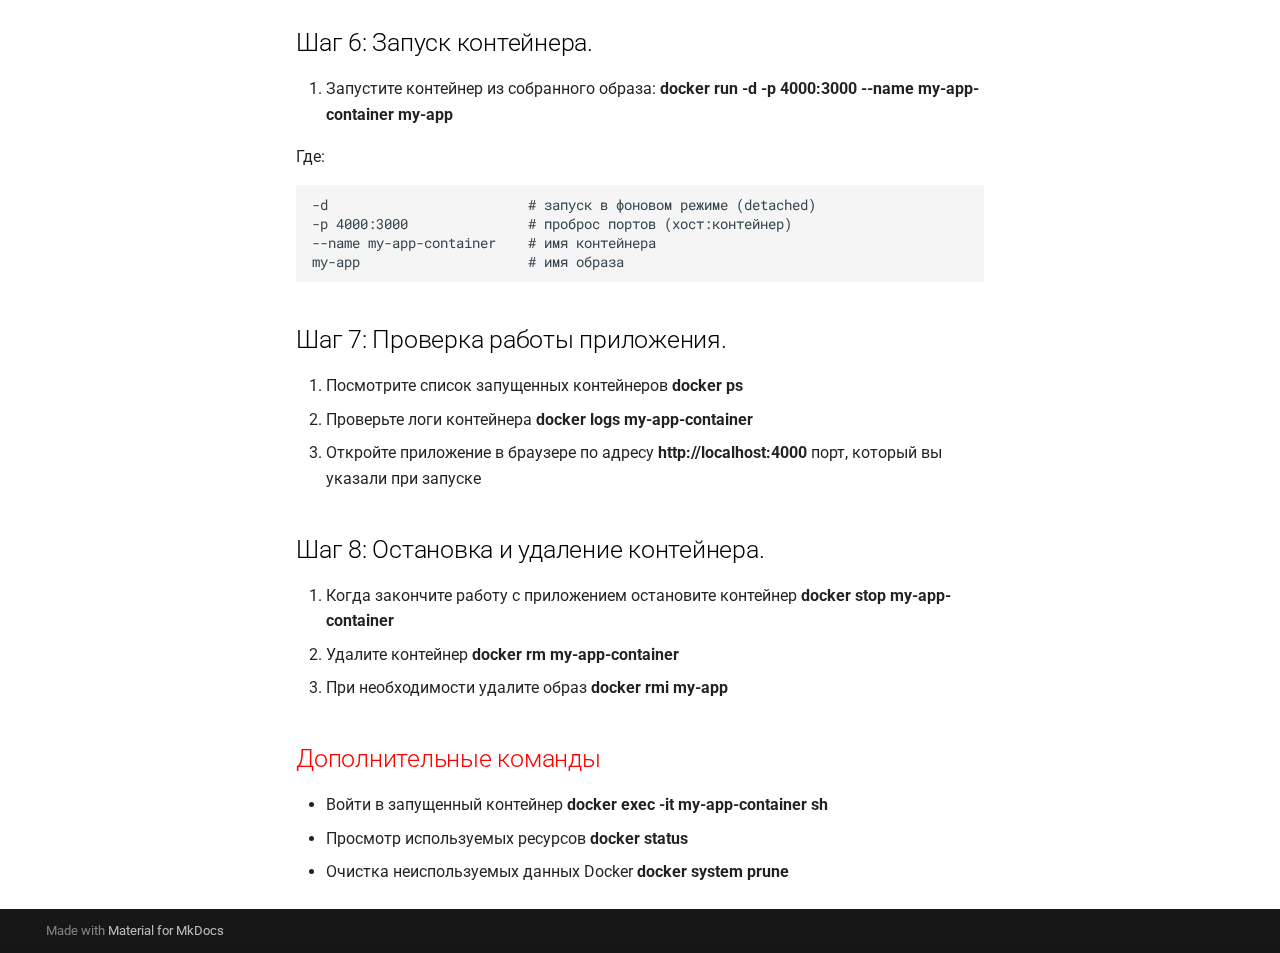
<file: instructions/docker/index.html>
<!doctype html>
<html lang="ru" class="no-js">
  <head>
    
      <meta charset="utf-8">
      <meta name="viewport" content="width=device-width,initial-scale=1">
      
      
      
        <link rel="canonical" href="https://vera-banderovskaya.github.io/my-docs/instructions/docker/">
      
      
        <link rel="prev" href="../mkdocs-guide/">
      
      
        <link rel="next" href="../git-guide/">
      
      
      <link rel="icon" href="../../assets/images/favicon.png">
      <meta name="generator" content="mkdocs-1.6.1, mkdocs-material-9.6.15">
    
    
      
        <title>Docker - Документация</title>
      
    
    
      <link rel="stylesheet" href="../../assets/stylesheets/main.342714a4.min.css">
      
      


    
    
      
    
    
      
        
        
        <link rel="preconnect" href="https://fonts.gstatic.com" crossorigin>
        <link rel="stylesheet" href="https://fonts.googleapis.com/css?family=Roboto:300,300i,400,400i,700,700i%7CRoboto+Mono:400,400i,700,700i&display=fallback">
        <style>:root{--md-text-font:"Roboto";--md-code-font:"Roboto Mono"}</style>
      
    
    
      <link rel="stylesheet" href="../../stylesheets/extra.css">
    
    <script>__md_scope=new URL("../..",location),__md_hash=e=>[...e].reduce(((e,_)=>(e<<5)-e+_.charCodeAt(0)),0),__md_get=(e,_=localStorage,t=__md_scope)=>JSON.parse(_.getItem(t.pathname+"."+e)),__md_set=(e,_,t=localStorage,a=__md_scope)=>{try{t.setItem(a.pathname+"."+e,JSON.stringify(_))}catch(e){}}</script>
    
      

    
    
    
  </head>
  
  
    <body dir="ltr">
  
    
    <input class="md-toggle" data-md-toggle="drawer" type="checkbox" id="__drawer" autocomplete="off">
    <input class="md-toggle" data-md-toggle="search" type="checkbox" id="__search" autocomplete="off">
    <label class="md-overlay" for="__drawer"></label>
    <div data-md-component="skip">
      
        
        <a href="#docker" class="md-skip">
          Перейти к содержанию
        </a>
      
    </div>
    <div data-md-component="announce">
      
    </div>
    
    
      

  

<header class="md-header md-header--shadow" data-md-component="header">
  <nav class="md-header__inner md-grid" aria-label="Верхний колонтитул">
    <a href="../.." title="Документация" class="md-header__button md-logo" aria-label="Документация" data-md-component="logo">
      
  
  <svg xmlns="http://www.w3.org/2000/svg" viewBox="0 0 24 24"><path d="M12 8a3 3 0 0 0 3-3 3 3 0 0 0-3-3 3 3 0 0 0-3 3 3 3 0 0 0 3 3m0 3.54C9.64 9.35 6.5 8 3 8v11c3.5 0 6.64 1.35 9 3.54 2.36-2.19 5.5-3.54 9-3.54V8c-3.5 0-6.64 1.35-9 3.54"/></svg>

    </a>
    <label class="md-header__button md-icon" for="__drawer">
      
      <svg xmlns="http://www.w3.org/2000/svg" viewBox="0 0 24 24"><path d="M3 6h18v2H3zm0 5h18v2H3zm0 5h18v2H3z"/></svg>
    </label>
    <div class="md-header__title" data-md-component="header-title">
      <div class="md-header__ellipsis">
        <div class="md-header__topic">
          <span class="md-ellipsis">
            Документация
          </span>
        </div>
        <div class="md-header__topic" data-md-component="header-topic">
          <span class="md-ellipsis">
            
              Docker
            
          </span>
        </div>
      </div>
    </div>
    
    
      <script>var palette=__md_get("__palette");if(palette&&palette.color){if("(prefers-color-scheme)"===palette.color.media){var media=matchMedia("(prefers-color-scheme: light)"),input=document.querySelector(media.matches?"[data-md-color-media='(prefers-color-scheme: light)']":"[data-md-color-media='(prefers-color-scheme: dark)']");palette.color.media=input.getAttribute("data-md-color-media"),palette.color.scheme=input.getAttribute("data-md-color-scheme"),palette.color.primary=input.getAttribute("data-md-color-primary"),palette.color.accent=input.getAttribute("data-md-color-accent")}for(var[key,value]of Object.entries(palette.color))document.body.setAttribute("data-md-color-"+key,value)}</script>
    
    
    
      
      
        <label class="md-header__button md-icon" for="__search">
          
          <svg xmlns="http://www.w3.org/2000/svg" viewBox="0 0 24 24"><path d="M9.5 3A6.5 6.5 0 0 1 16 9.5c0 1.61-.59 3.09-1.56 4.23l.27.27h.79l5 5-1.5 1.5-5-5v-.79l-.27-.27A6.52 6.52 0 0 1 9.5 16 6.5 6.5 0 0 1 3 9.5 6.5 6.5 0 0 1 9.5 3m0 2C7 5 5 7 5 9.5S7 14 9.5 14 14 12 14 9.5 12 5 9.5 5"/></svg>
        </label>
        <div class="md-search" data-md-component="search" role="dialog">
  <label class="md-search__overlay" for="__search"></label>
  <div class="md-search__inner" role="search">
    <form class="md-search__form" name="search">
      <input type="text" class="md-search__input" name="query" aria-label="Поиск" placeholder="Поиск" autocapitalize="off" autocorrect="off" autocomplete="off" spellcheck="false" data-md-component="search-query" required>
      <label class="md-search__icon md-icon" for="__search">
        
        <svg xmlns="http://www.w3.org/2000/svg" viewBox="0 0 24 24"><path d="M9.5 3A6.5 6.5 0 0 1 16 9.5c0 1.61-.59 3.09-1.56 4.23l.27.27h.79l5 5-1.5 1.5-5-5v-.79l-.27-.27A6.52 6.52 0 0 1 9.5 16 6.5 6.5 0 0 1 3 9.5 6.5 6.5 0 0 1 9.5 3m0 2C7 5 5 7 5 9.5S7 14 9.5 14 14 12 14 9.5 12 5 9.5 5"/></svg>
        
        <svg xmlns="http://www.w3.org/2000/svg" viewBox="0 0 24 24"><path d="M20 11v2H8l5.5 5.5-1.42 1.42L4.16 12l7.92-7.92L13.5 5.5 8 11z"/></svg>
      </label>
      <nav class="md-search__options" aria-label="Поиск">
        
          <a href="javascript:void(0)" class="md-search__icon md-icon" title="Поделиться" aria-label="Поделиться" data-clipboard data-clipboard-text="" data-md-component="search-share" tabindex="-1">
            
            <svg xmlns="http://www.w3.org/2000/svg" viewBox="0 0 24 24"><path d="M18 16.08c-.76 0-1.44.3-1.96.77L8.91 12.7c.05-.23.09-.46.09-.7s-.04-.47-.09-.7l7.05-4.11c.54.5 1.25.81 2.04.81a3 3 0 0 0 3-3 3 3 0 0 0-3-3 3 3 0 0 0-3 3c0 .24.04.47.09.7L8.04 9.81C7.5 9.31 6.79 9 6 9a3 3 0 0 0-3 3 3 3 0 0 0 3 3c.79 0 1.5-.31 2.04-.81l7.12 4.15c-.05.21-.08.43-.08.66 0 1.61 1.31 2.91 2.92 2.91s2.92-1.3 2.92-2.91A2.92 2.92 0 0 0 18 16.08"/></svg>
          </a>
        
        <button type="reset" class="md-search__icon md-icon" title="Очистить" aria-label="Очистить" tabindex="-1">
          
          <svg xmlns="http://www.w3.org/2000/svg" viewBox="0 0 24 24"><path d="M19 6.41 17.59 5 12 10.59 6.41 5 5 6.41 10.59 12 5 17.59 6.41 19 12 13.41 17.59 19 19 17.59 13.41 12z"/></svg>
        </button>
      </nav>
      
        <div class="md-search__suggest" data-md-component="search-suggest"></div>
      
    </form>
    <div class="md-search__output">
      <div class="md-search__scrollwrap" tabindex="0" data-md-scrollfix>
        <div class="md-search-result" data-md-component="search-result">
          <div class="md-search-result__meta">
            Инициализация поиска
          </div>
          <ol class="md-search-result__list" role="presentation"></ol>
        </div>
      </div>
    </div>
  </div>
</div>
      
    
    
  </nav>
  
</header>
    
    <div class="md-container" data-md-component="container">
      
      
        
          
        
      
      <main class="md-main" data-md-component="main">
        <div class="md-main__inner md-grid">
          
            
              
              <div class="md-sidebar md-sidebar--primary" data-md-component="sidebar" data-md-type="navigation" >
                <div class="md-sidebar__scrollwrap">
                  <div class="md-sidebar__inner">
                    



<nav class="md-nav md-nav--primary" aria-label="Навигация" data-md-level="0">
  <label class="md-nav__title" for="__drawer">
    <a href="../.." title="Документация" class="md-nav__button md-logo" aria-label="Документация" data-md-component="logo">
      
  
  <svg xmlns="http://www.w3.org/2000/svg" viewBox="0 0 24 24"><path d="M12 8a3 3 0 0 0 3-3 3 3 0 0 0-3-3 3 3 0 0 0-3 3 3 3 0 0 0 3 3m0 3.54C9.64 9.35 6.5 8 3 8v11c3.5 0 6.64 1.35 9 3.54 2.36-2.19 5.5-3.54 9-3.54V8c-3.5 0-6.64 1.35-9 3.54"/></svg>

    </a>
    Документация
  </label>
  
  <ul class="md-nav__list" data-md-scrollfix>
    
      
      
  
  
  
  
    <li class="md-nav__item">
      <a href="../.." class="md-nav__link">
        
  
  
  <span class="md-ellipsis">
    Главная
    
  </span>
  

      </a>
    </li>
  

    
      
      
  
  
    
  
  
  
    
    
    
    
    
    <li class="md-nav__item md-nav__item--active md-nav__item--nested">
      
        
        
        <input class="md-nav__toggle md-toggle " type="checkbox" id="__nav_2" checked>
        
          
          <label class="md-nav__link" for="__nav_2" id="__nav_2_label" tabindex="0">
            
  
  
  <span class="md-ellipsis">
    Инструкции
    
  </span>
  

            <span class="md-nav__icon md-icon"></span>
          </label>
        
        <nav class="md-nav" data-md-level="1" aria-labelledby="__nav_2_label" aria-expanded="true">
          <label class="md-nav__title" for="__nav_2">
            <span class="md-nav__icon md-icon"></span>
            Инструкции
          </label>
          <ul class="md-nav__list" data-md-scrollfix>
            
              
                
  
  
  
  
    <li class="md-nav__item">
      <a href="../mkdocs-guide/" class="md-nav__link">
        
  
  
  <span class="md-ellipsis">
    MkDocs
    
  </span>
  

      </a>
    </li>
  

              
            
              
                
  
  
    
  
  
  
    <li class="md-nav__item md-nav__item--active">
      
      <input class="md-nav__toggle md-toggle" type="checkbox" id="__toc">
      
      
        
      
      
      <a href="./" class="md-nav__link md-nav__link--active">
        
  
  
  <span class="md-ellipsis">
    Docker
    
  </span>
  

      </a>
      
    </li>
  

              
            
              
                
  
  
  
  
    <li class="md-nav__item">
      <a href="../git-guide/" class="md-nav__link">
        
  
  
  <span class="md-ellipsis">
    Git
    
  </span>
  

      </a>
    </li>
  

              
            
          </ul>
        </nav>
      
    </li>
  

    
      
      
  
  
  
  
    <li class="md-nav__item">
      <a href="../../about/" class="md-nav__link">
        
  
  
  <span class="md-ellipsis">
    О проекте
    
  </span>
  

      </a>
    </li>
  

    
  </ul>
</nav>
                  </div>
                </div>
              </div>
            
            
              
              <div class="md-sidebar md-sidebar--secondary" data-md-component="sidebar" data-md-type="toc" >
                <div class="md-sidebar__scrollwrap">
                  <div class="md-sidebar__inner">
                    

<nav class="md-nav md-nav--secondary" aria-label="Содержание">
  
  
  
    
  
  
</nav>
                  </div>
                </div>
              </div>
            
          
          
            <div class="md-content" data-md-component="content">
              <article class="md-content__inner md-typeset">
                
                  



<h1 id="docker">Как запустить приложение в Docker через терминал?</h1>
<h2 style="color: black;">Предварительные требования:</h2>

<ol>
<li>Установленный Docker на вашей системе.</li>
<li>Доступ к терминалу (Command Prompt, PowerShell, Terminal и т.д.).</li>
<li>Dockerfile для вашего приложения (или готовый образ из Docker Hub).</li>
</ol>
<h2 style="color: black;">Шаг 1: Проверка установки Docker.</h2>

<p>Перед началом убедитесь, что Docker установлен и работает:</p>
<ol>
<li>В терминале введите <strong>docker --version</strong></li>
<li>После получения ответа введите <strong>docker info</strong></li>
</ol>
<p>Если команды не работают, установите Docker с <a href="https://www.docker.com/get-started/">официального сайта</a>. </p>
<h2 style="color: black;">Шаг 2: Подготовка приложения.</h2>

<ol>
<li>Создайте папку для вашего проекта и перейдите в неё <strong>mkdir my-docker-app</strong></li>
<li>После введите <strong>cd my-docker-app</strong></li>
<li>Поместите файлы вашего приложения в эту папку (исходный код, конфигурации и т.д.).</li>
</ol>
<h2 style="color: black;">Шаг 3: Создание Dockerfile.</h2>

<ol>
<li>Создайте файл с именем <strong>Dockerfile</strong> (без расширения) в корне вашего проекта <strong>touch Dockerfile</strong></li>
<li>Откройте его в текстовом редакторе и добавьте инструкции для сборки образа.</li>
</ol>
<p>Пример для Node.js приложения:  </p>
<div class="highlight"><pre><span></span><code><a id="__codelineno-0-1" name="__codelineno-0-1" href="#__codelineno-0-1"></a>FROM node:16-alpine    # используем базовый образ  
<a id="__codelineno-0-2" name="__codelineno-0-2" href="#__codelineno-0-2"></a>WORKDIR /app           # копируем package.json и package-lock.json  
<a id="__codelineno-0-3" name="__codelineno-0-3" href="#__codelineno-0-3"></a>RUN npm install        # устанавливаем зависимости  
<a id="__codelineno-0-4" name="__codelineno-0-4" href="#__codelineno-0-4"></a>COPY . .               # копируем остальные файлы проекта  
<a id="__codelineno-0-5" name="__codelineno-0-5" href="#__codelineno-0-5"></a>EXPOSE 3000            # открываем порт, который использует приложение  
<a id="__codelineno-0-6" name="__codelineno-0-6" href="#__codelineno-0-6"></a>CMD [&quot;npm&quot;, &quot;start&quot;]   # команда для запуска приложения  
</code></pre></div>
<h2 style="color: black;">Шаг 4: Сборка Docker образа.</h2>

<ol>
<li>Выполните команду для сборки образа и не забудьте точку в конце <strong>docker build -t my-app .</strong></li>
</ol>
<p>Где:  </p>
<div class="highlight"><pre><span></span><code><a id="__codelineno-1-1" name="__codelineno-1-1" href="#__codelineno-1-1"></a>-t my-app    # задает имя образа  
<a id="__codelineno-1-2" name="__codelineno-1-2" href="#__codelineno-1-2"></a>&quot;.&quot;          # указывает на текущую директорию, где ищется Dockerfile  
</code></pre></div>
<h2 style="color: black;">Шаг 5: Проверка собранного образа.</h2>

<ol>
<li>Посмотрите список доступных образов <strong>docker images</strong></li>
<li>проверьте, что ваш образ <strong>my-app</strong> в списке.</li>
</ol>
<h2 style="color: black;">Шаг 6: Запуск контейнера.</h2>

<ol>
<li>Запустите контейнер из собранного образа: <strong>docker run -d -p 4000:3000 --name my-app-container my-app</strong></li>
</ol>
<p>Где:   </p>
<div class="highlight"><pre><span></span><code><a id="__codelineno-2-1" name="__codelineno-2-1" href="#__codelineno-2-1"></a>-d                         # запуск в фоновом режиме (detached)  
<a id="__codelineno-2-2" name="__codelineno-2-2" href="#__codelineno-2-2"></a>-p 4000:3000               # проброс портов (хост:контейнер)  
<a id="__codelineno-2-3" name="__codelineno-2-3" href="#__codelineno-2-3"></a>--name my-app-container    # имя контейнера  
<a id="__codelineno-2-4" name="__codelineno-2-4" href="#__codelineno-2-4"></a>my-app                     # имя образа  
</code></pre></div>
<h2 style="color: black;">Шаг 7: Проверка работы приложения.</h2>

<ol>
<li>Посмотрите список запущенных контейнеров <strong>docker ps</strong></li>
<li>Проверьте логи контейнера <strong>docker logs my-app-container</strong></li>
<li>Откройте приложение в браузере по адресу <strong>http://localhost:4000</strong> порт, который вы указали при запуске</li>
</ol>
<h2 style="color: black;">Шаг 8: Остановка и удаление контейнера.</h2>

<ol>
<li>Когда закончите работу с приложением остановите контейнер <strong>docker stop my-app-container</strong></li>
<li>Удалите контейнер <strong>docker rm my-app-container</strong></li>
<li>При необходимости удалите образ <strong>docker rmi my-app</strong></li>
</ol>
<h2 style="color: red;">Дополнительные команды</h2>

<ul>
<li>Войти в запущенный контейнер <strong>docker exec -it my-app-container sh</strong></li>
<li>Просмотр используемых ресурсов <strong>docker status</strong></li>
<li>Очистка неиспользуемых данных Docker <strong>docker system prune</strong></li>
</ul>












                
              </article>
            </div>
          
          
<script>var target=document.getElementById(location.hash.slice(1));target&&target.name&&(target.checked=target.name.startsWith("__tabbed_"))</script>
        </div>
        
      </main>
      
        <footer class="md-footer">
  
  <div class="md-footer-meta md-typeset">
    <div class="md-footer-meta__inner md-grid">
      <div class="md-copyright">
  
  
    Made with
    <a href="https://squidfunk.github.io/mkdocs-material/" target="_blank" rel="noopener">
      Material for MkDocs
    </a>
  
</div>
      
    </div>
  </div>
</footer>
      
    </div>
    <div class="md-dialog" data-md-component="dialog">
      <div class="md-dialog__inner md-typeset"></div>
    </div>
    
    
    
      
      <script id="__config" type="application/json">{"base": "../..", "features": ["search.highlight", "search.suggest", "search.share"], "search": "../../assets/javascripts/workers/search.d50fe291.min.js", "tags": null, "translations": {"clipboard.copied": "\u0421\u043a\u043e\u043f\u0438\u0440\u043e\u0432\u0430\u043d\u043e \u0432 \u0431\u0443\u0444\u0435\u0440", "clipboard.copy": "\u041a\u043e\u043f\u0438\u0440\u043e\u0432\u0430\u0442\u044c \u0432 \u0431\u0443\u0444\u0435\u0440", "search.result.more.one": "\u0415\u0449\u0451 1 \u043d\u0430 \u044d\u0442\u043e\u0439 \u0441\u0442\u0440\u0430\u043d\u0438\u0446\u0435", "search.result.more.other": "\u0415\u0449\u0451 # \u043d\u0430 \u044d\u0442\u043e\u0439 \u0441\u0442\u0440\u0430\u043d\u0438\u0446\u0435", "search.result.none": "\u0421\u043e\u0432\u043f\u0430\u0434\u0435\u043d\u0438\u0439 \u043d\u0435 \u043d\u0430\u0439\u0434\u0435\u043d\u043e", "search.result.one": "\u041d\u0430\u0439\u0434\u0435\u043d\u043e 1 \u0441\u043e\u0432\u043f\u0430\u0434\u0435\u043d\u0438\u0435", "search.result.other": "\u041d\u0430\u0439\u0434\u0435\u043d\u043e \u0441\u043e\u0432\u043f\u0430\u0434\u0435\u043d\u0438\u0439: #", "search.result.placeholder": "\u041d\u0430\u0447\u043d\u0438\u0442\u0435 \u043f\u0435\u0447\u0430\u0442\u0430\u0442\u044c \u0434\u043b\u044f \u043f\u043e\u0438\u0441\u043a\u0430", "search.result.term.missing": "\u041e\u0442\u0441\u0443\u0442\u0441\u0442\u0432\u0443\u0435\u0442", "select.version": "\u0412\u044b\u0431\u0435\u0440\u0438\u0442\u0435 \u0432\u0435\u0440\u0441\u0438\u044e"}, "version": null}</script>
    
    
      <script src="../../assets/javascripts/bundle.56ea9cef.min.js"></script>
      
        <script src="../../javascripts/search-i18n.js"></script>
      
    
  </body>
</html>
</file>
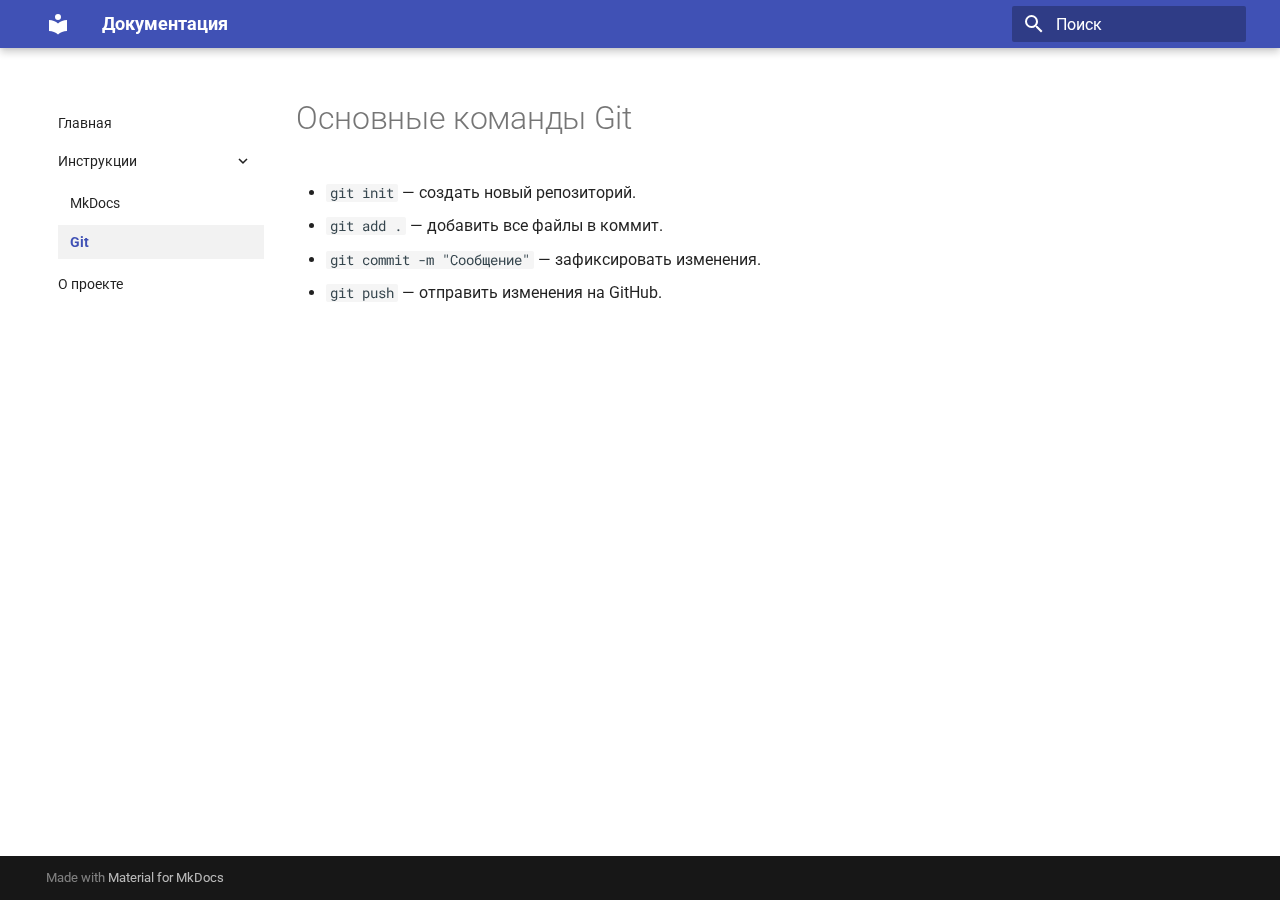
<file: instructions/git-guide/index.html>
<!doctype html>
<html lang="ru" class="no-js">
  <head>
    
      <meta charset="utf-8">
      <meta name="viewport" content="width=device-width,initial-scale=1">
      
      
      
        <link rel="canonical" href="https://vera-banderovskaya.github.io/my-docs/instructions/git-guide/">
      
      
        <link rel="prev" href="../mkdocs-guide/">
      
      
        <link rel="next" href="../../about/">
      
      
      <link rel="icon" href="../../assets/images/favicon.png">
      <meta name="generator" content="mkdocs-1.6.1, mkdocs-material-9.6.14">
    
    
      
        <title>Git - Документация</title>
      
    
    
      <link rel="stylesheet" href="../../assets/stylesheets/main.342714a4.min.css">
      
      


    
    
      
    
    
      
        
        
        <link rel="preconnect" href="https://fonts.gstatic.com" crossorigin>
        <link rel="stylesheet" href="https://fonts.googleapis.com/css?family=Roboto:300,300i,400,400i,700,700i%7CRoboto+Mono:400,400i,700,700i&display=fallback">
        <style>:root{--md-text-font:"Roboto";--md-code-font:"Roboto Mono"}</style>
      
    
    
      <link rel="stylesheet" href="../../stylesheets/extra.css">
    
    <script>__md_scope=new URL("../..",location),__md_hash=e=>[...e].reduce(((e,_)=>(e<<5)-e+_.charCodeAt(0)),0),__md_get=(e,_=localStorage,t=__md_scope)=>JSON.parse(_.getItem(t.pathname+"."+e)),__md_set=(e,_,t=localStorage,a=__md_scope)=>{try{t.setItem(a.pathname+"."+e,JSON.stringify(_))}catch(e){}}</script>
    
      

    
    
    
  </head>
  
  
    <body dir="ltr">
  
    
    <input class="md-toggle" data-md-toggle="drawer" type="checkbox" id="__drawer" autocomplete="off">
    <input class="md-toggle" data-md-toggle="search" type="checkbox" id="__search" autocomplete="off">
    <label class="md-overlay" for="__drawer"></label>
    <div data-md-component="skip">
      
        
        <a href="#git" class="md-skip">
          Перейти к содержанию
        </a>
      
    </div>
    <div data-md-component="announce">
      
    </div>
    
    
      

  

<header class="md-header md-header--shadow" data-md-component="header">
  <nav class="md-header__inner md-grid" aria-label="Верхний колонтитул">
    <a href="../.." title="Документация" class="md-header__button md-logo" aria-label="Документация" data-md-component="logo">
      
  
  <svg xmlns="http://www.w3.org/2000/svg" viewBox="0 0 24 24"><path d="M12 8a3 3 0 0 0 3-3 3 3 0 0 0-3-3 3 3 0 0 0-3 3 3 3 0 0 0 3 3m0 3.54C9.64 9.35 6.5 8 3 8v11c3.5 0 6.64 1.35 9 3.54 2.36-2.19 5.5-3.54 9-3.54V8c-3.5 0-6.64 1.35-9 3.54"/></svg>

    </a>
    <label class="md-header__button md-icon" for="__drawer">
      
      <svg xmlns="http://www.w3.org/2000/svg" viewBox="0 0 24 24"><path d="M3 6h18v2H3zm0 5h18v2H3zm0 5h18v2H3z"/></svg>
    </label>
    <div class="md-header__title" data-md-component="header-title">
      <div class="md-header__ellipsis">
        <div class="md-header__topic">
          <span class="md-ellipsis">
            Документация
          </span>
        </div>
        <div class="md-header__topic" data-md-component="header-topic">
          <span class="md-ellipsis">
            
              Git
            
          </span>
        </div>
      </div>
    </div>
    
    
      <script>var palette=__md_get("__palette");if(palette&&palette.color){if("(prefers-color-scheme)"===palette.color.media){var media=matchMedia("(prefers-color-scheme: light)"),input=document.querySelector(media.matches?"[data-md-color-media='(prefers-color-scheme: light)']":"[data-md-color-media='(prefers-color-scheme: dark)']");palette.color.media=input.getAttribute("data-md-color-media"),palette.color.scheme=input.getAttribute("data-md-color-scheme"),palette.color.primary=input.getAttribute("data-md-color-primary"),palette.color.accent=input.getAttribute("data-md-color-accent")}for(var[key,value]of Object.entries(palette.color))document.body.setAttribute("data-md-color-"+key,value)}</script>
    
    
    
      
      
        <label class="md-header__button md-icon" for="__search">
          
          <svg xmlns="http://www.w3.org/2000/svg" viewBox="0 0 24 24"><path d="M9.5 3A6.5 6.5 0 0 1 16 9.5c0 1.61-.59 3.09-1.56 4.23l.27.27h.79l5 5-1.5 1.5-5-5v-.79l-.27-.27A6.52 6.52 0 0 1 9.5 16 6.5 6.5 0 0 1 3 9.5 6.5 6.5 0 0 1 9.5 3m0 2C7 5 5 7 5 9.5S7 14 9.5 14 14 12 14 9.5 12 5 9.5 5"/></svg>
        </label>
        <div class="md-search" data-md-component="search" role="dialog">
  <label class="md-search__overlay" for="__search"></label>
  <div class="md-search__inner" role="search">
    <form class="md-search__form" name="search">
      <input type="text" class="md-search__input" name="query" aria-label="Поиск" placeholder="Поиск" autocapitalize="off" autocorrect="off" autocomplete="off" spellcheck="false" data-md-component="search-query" required>
      <label class="md-search__icon md-icon" for="__search">
        
        <svg xmlns="http://www.w3.org/2000/svg" viewBox="0 0 24 24"><path d="M9.5 3A6.5 6.5 0 0 1 16 9.5c0 1.61-.59 3.09-1.56 4.23l.27.27h.79l5 5-1.5 1.5-5-5v-.79l-.27-.27A6.52 6.52 0 0 1 9.5 16 6.5 6.5 0 0 1 3 9.5 6.5 6.5 0 0 1 9.5 3m0 2C7 5 5 7 5 9.5S7 14 9.5 14 14 12 14 9.5 12 5 9.5 5"/></svg>
        
        <svg xmlns="http://www.w3.org/2000/svg" viewBox="0 0 24 24"><path d="M20 11v2H8l5.5 5.5-1.42 1.42L4.16 12l7.92-7.92L13.5 5.5 8 11z"/></svg>
      </label>
      <nav class="md-search__options" aria-label="Поиск">
        
        <button type="reset" class="md-search__icon md-icon" title="Очистить" aria-label="Очистить" tabindex="-1">
          
          <svg xmlns="http://www.w3.org/2000/svg" viewBox="0 0 24 24"><path d="M19 6.41 17.59 5 12 10.59 6.41 5 5 6.41 10.59 12 5 17.59 6.41 19 12 13.41 17.59 19 19 17.59 13.41 12z"/></svg>
        </button>
      </nav>
      
    </form>
    <div class="md-search__output">
      <div class="md-search__scrollwrap" tabindex="0" data-md-scrollfix>
        <div class="md-search-result" data-md-component="search-result">
          <div class="md-search-result__meta">
            Инициализация поиска
          </div>
          <ol class="md-search-result__list" role="presentation"></ol>
        </div>
      </div>
    </div>
  </div>
</div>
      
    
    
  </nav>
  
</header>
    
    <div class="md-container" data-md-component="container">
      
      
        
          
        
      
      <main class="md-main" data-md-component="main">
        <div class="md-main__inner md-grid">
          
            
              
              <div class="md-sidebar md-sidebar--primary" data-md-component="sidebar" data-md-type="navigation" >
                <div class="md-sidebar__scrollwrap">
                  <div class="md-sidebar__inner">
                    



<nav class="md-nav md-nav--primary" aria-label="Навигация" data-md-level="0">
  <label class="md-nav__title" for="__drawer">
    <a href="../.." title="Документация" class="md-nav__button md-logo" aria-label="Документация" data-md-component="logo">
      
  
  <svg xmlns="http://www.w3.org/2000/svg" viewBox="0 0 24 24"><path d="M12 8a3 3 0 0 0 3-3 3 3 0 0 0-3-3 3 3 0 0 0-3 3 3 3 0 0 0 3 3m0 3.54C9.64 9.35 6.5 8 3 8v11c3.5 0 6.64 1.35 9 3.54 2.36-2.19 5.5-3.54 9-3.54V8c-3.5 0-6.64 1.35-9 3.54"/></svg>

    </a>
    Документация
  </label>
  
  <ul class="md-nav__list" data-md-scrollfix>
    
      
      
  
  
  
  
    <li class="md-nav__item">
      <a href="../.." class="md-nav__link">
        
  
  
  <span class="md-ellipsis">
    Главная
    
  </span>
  

      </a>
    </li>
  

    
      
      
  
  
    
  
  
  
    
    
    
    
    
    <li class="md-nav__item md-nav__item--active md-nav__item--nested">
      
        
        
        <input class="md-nav__toggle md-toggle " type="checkbox" id="__nav_2" checked>
        
          
          <label class="md-nav__link" for="__nav_2" id="__nav_2_label" tabindex="0">
            
  
  
  <span class="md-ellipsis">
    Инструкции
    
  </span>
  

            <span class="md-nav__icon md-icon"></span>
          </label>
        
        <nav class="md-nav" data-md-level="1" aria-labelledby="__nav_2_label" aria-expanded="true">
          <label class="md-nav__title" for="__nav_2">
            <span class="md-nav__icon md-icon"></span>
            Инструкции
          </label>
          <ul class="md-nav__list" data-md-scrollfix>
            
              
                
  
  
  
  
    <li class="md-nav__item">
      <a href="../mkdocs-guide/" class="md-nav__link">
        
  
  
  <span class="md-ellipsis">
    MkDocs
    
  </span>
  

      </a>
    </li>
  

              
            
              
                
  
  
    
  
  
  
    <li class="md-nav__item md-nav__item--active">
      
      <input class="md-nav__toggle md-toggle" type="checkbox" id="__toc">
      
      
        
      
      
      <a href="./" class="md-nav__link md-nav__link--active">
        
  
  
  <span class="md-ellipsis">
    Git
    
  </span>
  

      </a>
      
    </li>
  

              
            
          </ul>
        </nav>
      
    </li>
  

    
      
      
  
  
  
  
    <li class="md-nav__item">
      <a href="../../about/" class="md-nav__link">
        
  
  
  <span class="md-ellipsis">
    О проекте
    
  </span>
  

      </a>
    </li>
  

    
  </ul>
</nav>
                  </div>
                </div>
              </div>
            
            
              
              <div class="md-sidebar md-sidebar--secondary" data-md-component="sidebar" data-md-type="toc" >
                <div class="md-sidebar__scrollwrap">
                  <div class="md-sidebar__inner">
                    

<nav class="md-nav md-nav--secondary" aria-label="Содержание">
  
  
  
    
  
  
</nav>
                  </div>
                </div>
              </div>
            
          
          
            <div class="md-content" data-md-component="content">
              <article class="md-content__inner md-typeset">
                
                  



<h1 id="git">Основные команды Git</h1>
<ul>
<li><code>git init</code> — создать новый репозиторий.  </li>
<li><code>git add .</code> — добавить все файлы в коммит.  </li>
<li><code>git commit -m "Сообщение"</code> — зафиксировать изменения.  </li>
<li><code>git push</code> — отправить изменения на GitHub.  </li>
</ul>












                
              </article>
            </div>
          
          
<script>var target=document.getElementById(location.hash.slice(1));target&&target.name&&(target.checked=target.name.startsWith("__tabbed_"))</script>
        </div>
        
      </main>
      
        <footer class="md-footer">
  
  <div class="md-footer-meta md-typeset">
    <div class="md-footer-meta__inner md-grid">
      <div class="md-copyright">
  
  
    Made with
    <a href="https://squidfunk.github.io/mkdocs-material/" target="_blank" rel="noopener">
      Material for MkDocs
    </a>
  
</div>
      
    </div>
  </div>
</footer>
      
    </div>
    <div class="md-dialog" data-md-component="dialog">
      <div class="md-dialog__inner md-typeset"></div>
    </div>
    
    
    
      
      <script id="__config" type="application/json">{"base": "../..", "features": ["search.highlight"], "search": "../../assets/javascripts/workers/search.d50fe291.min.js", "tags": null, "translations": {"clipboard.copied": "\u0421\u043a\u043e\u043f\u0438\u0440\u043e\u0432\u0430\u043d\u043e \u0432 \u0431\u0443\u0444\u0435\u0440", "clipboard.copy": "\u041a\u043e\u043f\u0438\u0440\u043e\u0432\u0430\u0442\u044c \u0432 \u0431\u0443\u0444\u0435\u0440", "search.result.more.one": "\u0415\u0449\u0451 1 \u043d\u0430 \u044d\u0442\u043e\u0439 \u0441\u0442\u0440\u0430\u043d\u0438\u0446\u0435", "search.result.more.other": "\u0415\u0449\u0451 # \u043d\u0430 \u044d\u0442\u043e\u0439 \u0441\u0442\u0440\u0430\u043d\u0438\u0446\u0435", "search.result.none": "\u0421\u043e\u0432\u043f\u0430\u0434\u0435\u043d\u0438\u0439 \u043d\u0435 \u043d\u0430\u0439\u0434\u0435\u043d\u043e", "search.result.one": "\u041d\u0430\u0439\u0434\u0435\u043d\u043e 1 \u0441\u043e\u0432\u043f\u0430\u0434\u0435\u043d\u0438\u0435", "search.result.other": "\u041d\u0430\u0439\u0434\u0435\u043d\u043e \u0441\u043e\u0432\u043f\u0430\u0434\u0435\u043d\u0438\u0439: #", "search.result.placeholder": "\u041d\u0430\u0447\u043d\u0438\u0442\u0435 \u043f\u0435\u0447\u0430\u0442\u0430\u0442\u044c \u0434\u043b\u044f \u043f\u043e\u0438\u0441\u043a\u0430", "search.result.term.missing": "\u041e\u0442\u0441\u0443\u0442\u0441\u0442\u0432\u0443\u0435\u0442", "select.version": "\u0412\u044b\u0431\u0435\u0440\u0438\u0442\u0435 \u0432\u0435\u0440\u0441\u0438\u044e"}, "version": null}</script>
    
    
      <script src="../../assets/javascripts/bundle.13a4f30d.min.js"></script>
      
        <script src="../../javascripts/search-i18n.js"></script>
      
    
  </body>
</html>
</file>
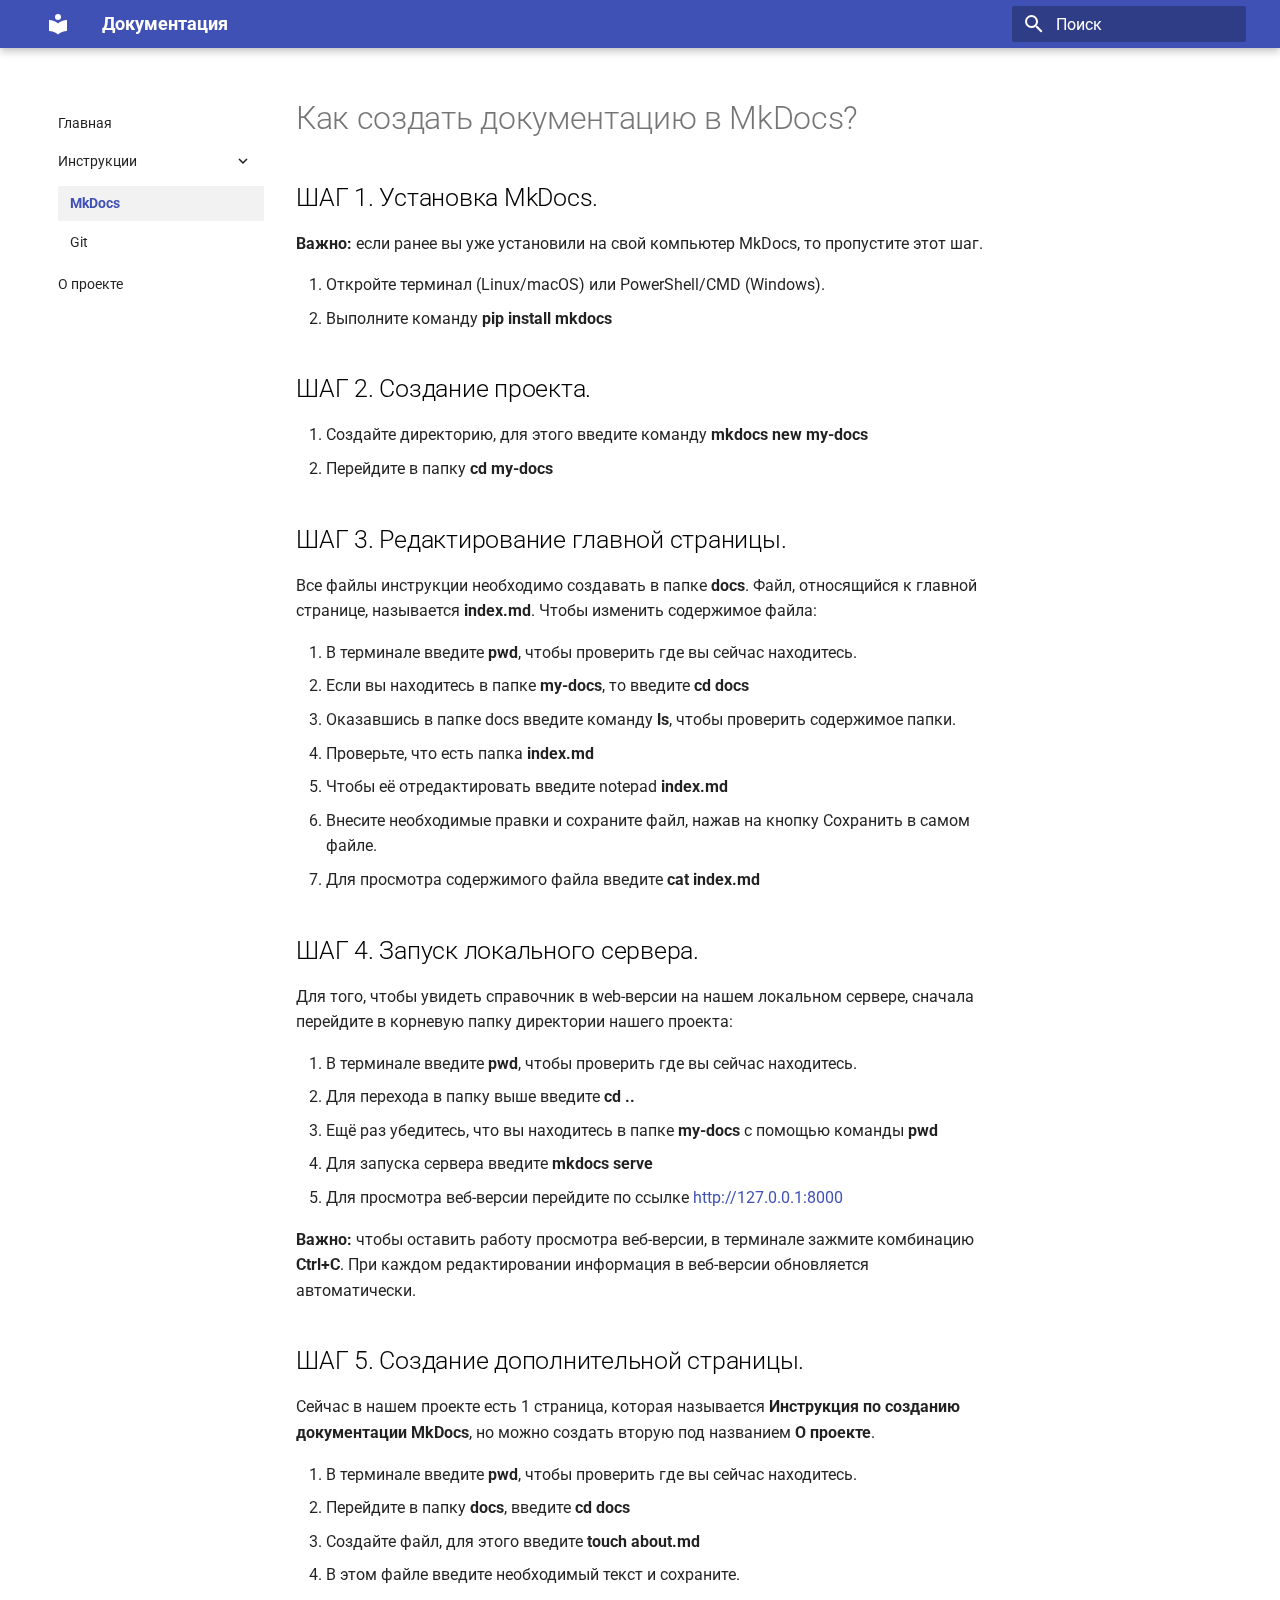
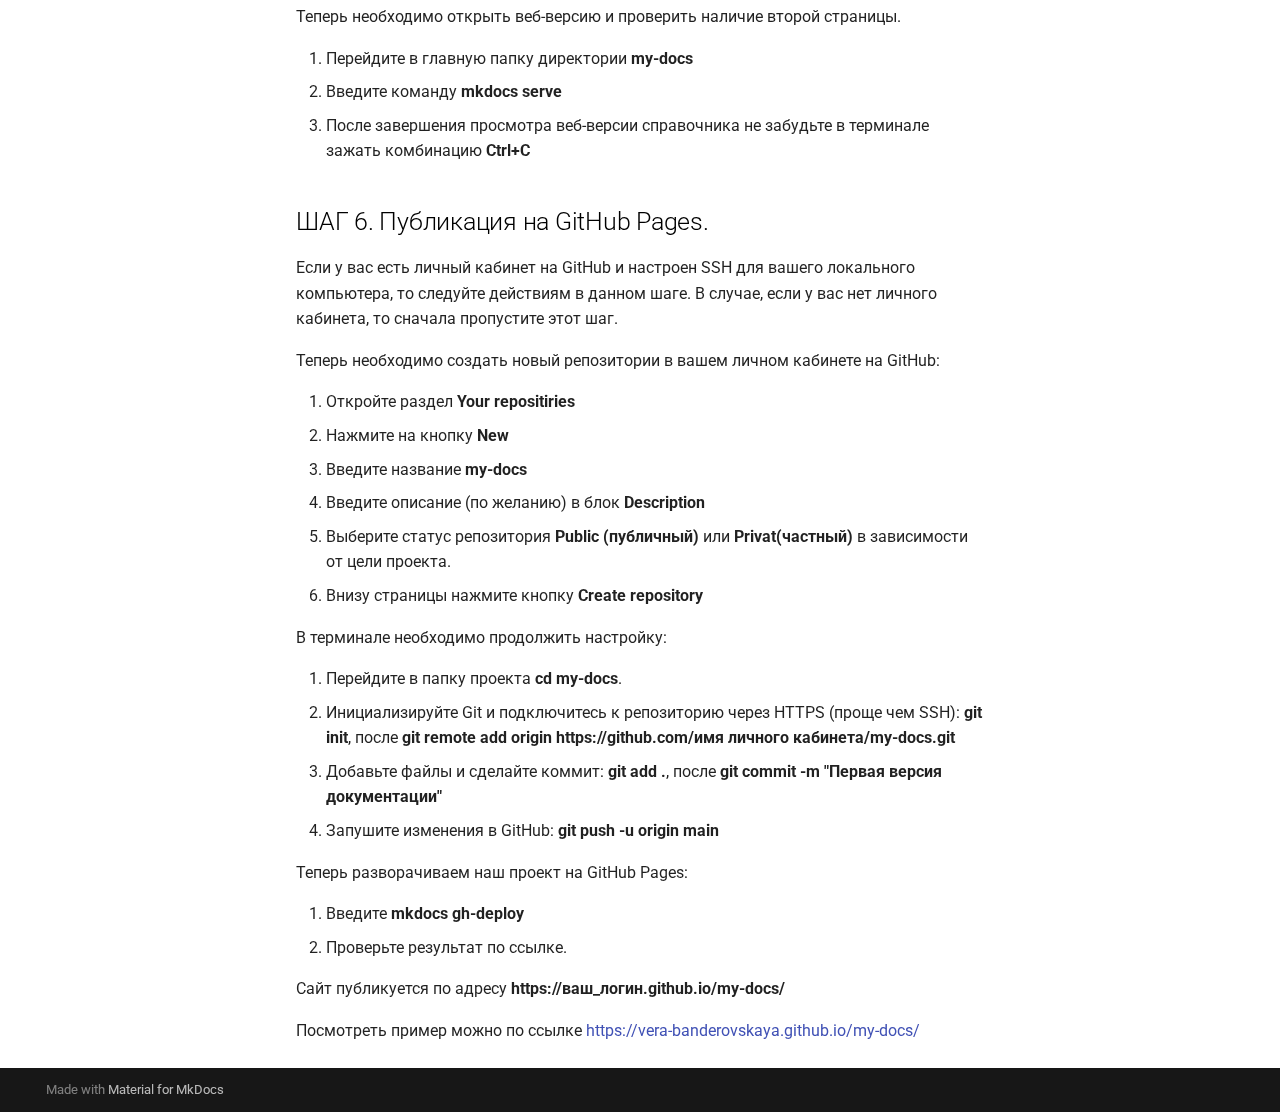
<file: instructions/mkdocs-guide/index.html>
<!doctype html>
<html lang="ru" class="no-js">
  <head>
    
      <meta charset="utf-8">
      <meta name="viewport" content="width=device-width,initial-scale=1">
      
      
      
        <link rel="canonical" href="https://vera-banderovskaya.github.io/my-docs/instructions/mkdocs-guide/">
      
      
        <link rel="prev" href="../..">
      
      
        <link rel="next" href="../git-guide/">
      
      
      <link rel="icon" href="../../assets/images/favicon.png">
      <meta name="generator" content="mkdocs-1.6.1, mkdocs-material-9.6.14">
    
    
      
        <title>MkDocs - Документация</title>
      
    
    
      <link rel="stylesheet" href="../../assets/stylesheets/main.342714a4.min.css">
      
      


    
    
      
    
    
      
        
        
        <link rel="preconnect" href="https://fonts.gstatic.com" crossorigin>
        <link rel="stylesheet" href="https://fonts.googleapis.com/css?family=Roboto:300,300i,400,400i,700,700i%7CRoboto+Mono:400,400i,700,700i&display=fallback">
        <style>:root{--md-text-font:"Roboto";--md-code-font:"Roboto Mono"}</style>
      
    
    
      <link rel="stylesheet" href="../../stylesheets/extra.css">
    
    <script>__md_scope=new URL("../..",location),__md_hash=e=>[...e].reduce(((e,_)=>(e<<5)-e+_.charCodeAt(0)),0),__md_get=(e,_=localStorage,t=__md_scope)=>JSON.parse(_.getItem(t.pathname+"."+e)),__md_set=(e,_,t=localStorage,a=__md_scope)=>{try{t.setItem(a.pathname+"."+e,JSON.stringify(_))}catch(e){}}</script>
    
      

    
    
    
  </head>
  
  
    <body dir="ltr">
  
    
    <input class="md-toggle" data-md-toggle="drawer" type="checkbox" id="__drawer" autocomplete="off">
    <input class="md-toggle" data-md-toggle="search" type="checkbox" id="__search" autocomplete="off">
    <label class="md-overlay" for="__drawer"></label>
    <div data-md-component="skip">
      
        
        <a href="#mkdocs" class="md-skip">
          Перейти к содержанию
        </a>
      
    </div>
    <div data-md-component="announce">
      
    </div>
    
    
      

  

<header class="md-header md-header--shadow" data-md-component="header">
  <nav class="md-header__inner md-grid" aria-label="Верхний колонтитул">
    <a href="../.." title="Документация" class="md-header__button md-logo" aria-label="Документация" data-md-component="logo">
      
  
  <svg xmlns="http://www.w3.org/2000/svg" viewBox="0 0 24 24"><path d="M12 8a3 3 0 0 0 3-3 3 3 0 0 0-3-3 3 3 0 0 0-3 3 3 3 0 0 0 3 3m0 3.54C9.64 9.35 6.5 8 3 8v11c3.5 0 6.64 1.35 9 3.54 2.36-2.19 5.5-3.54 9-3.54V8c-3.5 0-6.64 1.35-9 3.54"/></svg>

    </a>
    <label class="md-header__button md-icon" for="__drawer">
      
      <svg xmlns="http://www.w3.org/2000/svg" viewBox="0 0 24 24"><path d="M3 6h18v2H3zm0 5h18v2H3zm0 5h18v2H3z"/></svg>
    </label>
    <div class="md-header__title" data-md-component="header-title">
      <div class="md-header__ellipsis">
        <div class="md-header__topic">
          <span class="md-ellipsis">
            Документация
          </span>
        </div>
        <div class="md-header__topic" data-md-component="header-topic">
          <span class="md-ellipsis">
            
              MkDocs
            
          </span>
        </div>
      </div>
    </div>
    
    
      <script>var palette=__md_get("__palette");if(palette&&palette.color){if("(prefers-color-scheme)"===palette.color.media){var media=matchMedia("(prefers-color-scheme: light)"),input=document.querySelector(media.matches?"[data-md-color-media='(prefers-color-scheme: light)']":"[data-md-color-media='(prefers-color-scheme: dark)']");palette.color.media=input.getAttribute("data-md-color-media"),palette.color.scheme=input.getAttribute("data-md-color-scheme"),palette.color.primary=input.getAttribute("data-md-color-primary"),palette.color.accent=input.getAttribute("data-md-color-accent")}for(var[key,value]of Object.entries(palette.color))document.body.setAttribute("data-md-color-"+key,value)}</script>
    
    
    
      
      
        <label class="md-header__button md-icon" for="__search">
          
          <svg xmlns="http://www.w3.org/2000/svg" viewBox="0 0 24 24"><path d="M9.5 3A6.5 6.5 0 0 1 16 9.5c0 1.61-.59 3.09-1.56 4.23l.27.27h.79l5 5-1.5 1.5-5-5v-.79l-.27-.27A6.52 6.52 0 0 1 9.5 16 6.5 6.5 0 0 1 3 9.5 6.5 6.5 0 0 1 9.5 3m0 2C7 5 5 7 5 9.5S7 14 9.5 14 14 12 14 9.5 12 5 9.5 5"/></svg>
        </label>
        <div class="md-search" data-md-component="search" role="dialog">
  <label class="md-search__overlay" for="__search"></label>
  <div class="md-search__inner" role="search">
    <form class="md-search__form" name="search">
      <input type="text" class="md-search__input" name="query" aria-label="Поиск" placeholder="Поиск" autocapitalize="off" autocorrect="off" autocomplete="off" spellcheck="false" data-md-component="search-query" required>
      <label class="md-search__icon md-icon" for="__search">
        
        <svg xmlns="http://www.w3.org/2000/svg" viewBox="0 0 24 24"><path d="M9.5 3A6.5 6.5 0 0 1 16 9.5c0 1.61-.59 3.09-1.56 4.23l.27.27h.79l5 5-1.5 1.5-5-5v-.79l-.27-.27A6.52 6.52 0 0 1 9.5 16 6.5 6.5 0 0 1 3 9.5 6.5 6.5 0 0 1 9.5 3m0 2C7 5 5 7 5 9.5S7 14 9.5 14 14 12 14 9.5 12 5 9.5 5"/></svg>
        
        <svg xmlns="http://www.w3.org/2000/svg" viewBox="0 0 24 24"><path d="M20 11v2H8l5.5 5.5-1.42 1.42L4.16 12l7.92-7.92L13.5 5.5 8 11z"/></svg>
      </label>
      <nav class="md-search__options" aria-label="Поиск">
        
        <button type="reset" class="md-search__icon md-icon" title="Очистить" aria-label="Очистить" tabindex="-1">
          
          <svg xmlns="http://www.w3.org/2000/svg" viewBox="0 0 24 24"><path d="M19 6.41 17.59 5 12 10.59 6.41 5 5 6.41 10.59 12 5 17.59 6.41 19 12 13.41 17.59 19 19 17.59 13.41 12z"/></svg>
        </button>
      </nav>
      
    </form>
    <div class="md-search__output">
      <div class="md-search__scrollwrap" tabindex="0" data-md-scrollfix>
        <div class="md-search-result" data-md-component="search-result">
          <div class="md-search-result__meta">
            Инициализация поиска
          </div>
          <ol class="md-search-result__list" role="presentation"></ol>
        </div>
      </div>
    </div>
  </div>
</div>
      
    
    
  </nav>
  
</header>
    
    <div class="md-container" data-md-component="container">
      
      
        
          
        
      
      <main class="md-main" data-md-component="main">
        <div class="md-main__inner md-grid">
          
            
              
              <div class="md-sidebar md-sidebar--primary" data-md-component="sidebar" data-md-type="navigation" >
                <div class="md-sidebar__scrollwrap">
                  <div class="md-sidebar__inner">
                    



<nav class="md-nav md-nav--primary" aria-label="Навигация" data-md-level="0">
  <label class="md-nav__title" for="__drawer">
    <a href="../.." title="Документация" class="md-nav__button md-logo" aria-label="Документация" data-md-component="logo">
      
  
  <svg xmlns="http://www.w3.org/2000/svg" viewBox="0 0 24 24"><path d="M12 8a3 3 0 0 0 3-3 3 3 0 0 0-3-3 3 3 0 0 0-3 3 3 3 0 0 0 3 3m0 3.54C9.64 9.35 6.5 8 3 8v11c3.5 0 6.64 1.35 9 3.54 2.36-2.19 5.5-3.54 9-3.54V8c-3.5 0-6.64 1.35-9 3.54"/></svg>

    </a>
    Документация
  </label>
  
  <ul class="md-nav__list" data-md-scrollfix>
    
      
      
  
  
  
  
    <li class="md-nav__item">
      <a href="../.." class="md-nav__link">
        
  
  
  <span class="md-ellipsis">
    Главная
    
  </span>
  

      </a>
    </li>
  

    
      
      
  
  
    
  
  
  
    
    
    
    
    
    <li class="md-nav__item md-nav__item--active md-nav__item--nested">
      
        
        
        <input class="md-nav__toggle md-toggle " type="checkbox" id="__nav_2" checked>
        
          
          <label class="md-nav__link" for="__nav_2" id="__nav_2_label" tabindex="0">
            
  
  
  <span class="md-ellipsis">
    Инструкции
    
  </span>
  

            <span class="md-nav__icon md-icon"></span>
          </label>
        
        <nav class="md-nav" data-md-level="1" aria-labelledby="__nav_2_label" aria-expanded="true">
          <label class="md-nav__title" for="__nav_2">
            <span class="md-nav__icon md-icon"></span>
            Инструкции
          </label>
          <ul class="md-nav__list" data-md-scrollfix>
            
              
                
  
  
    
  
  
  
    <li class="md-nav__item md-nav__item--active">
      
      <input class="md-nav__toggle md-toggle" type="checkbox" id="__toc">
      
      
        
      
      
      <a href="./" class="md-nav__link md-nav__link--active">
        
  
  
  <span class="md-ellipsis">
    MkDocs
    
  </span>
  

      </a>
      
    </li>
  

              
            
              
                
  
  
  
  
    <li class="md-nav__item">
      <a href="../git-guide/" class="md-nav__link">
        
  
  
  <span class="md-ellipsis">
    Git
    
  </span>
  

      </a>
    </li>
  

              
            
          </ul>
        </nav>
      
    </li>
  

    
      
      
  
  
  
  
    <li class="md-nav__item">
      <a href="../../about/" class="md-nav__link">
        
  
  
  <span class="md-ellipsis">
    О проекте
    
  </span>
  

      </a>
    </li>
  

    
  </ul>
</nav>
                  </div>
                </div>
              </div>
            
            
              
              <div class="md-sidebar md-sidebar--secondary" data-md-component="sidebar" data-md-type="toc" >
                <div class="md-sidebar__scrollwrap">
                  <div class="md-sidebar__inner">
                    

<nav class="md-nav md-nav--secondary" aria-label="Содержание">
  
  
  
    
  
  
</nav>
                  </div>
                </div>
              </div>
            
          
          
            <div class="md-content" data-md-component="content">
              <article class="md-content__inner md-typeset">
                
                  



<h1 id="mkdocs">Как создать документацию в MkDocs?</h1>
<h2 style="color: black;">ШАГ 1. Установка MkDocs.</h2>

<p><strong>Важно:</strong> если ранее вы уже установили на свой компьютер MkDocs, то пропустите этот шаг.</p>
<ol>
<li>Откройте терминал (Linux/macOS) или PowerShell/CMD (Windows).</li>
<li>Выполните команду <strong>pip install mkdocs</strong></li>
</ol>
<h2 style="color: black;">ШАГ 2. Создание проекта.</h2>

<ol>
<li>Создайте директорию, для этого введите команду <strong>mkdocs new my-docs</strong></li>
<li>Перейдите в папку <strong>cd my-docs</strong></li>
</ol>
<h2 style="color: black;">ШАГ 3. Редактирование главной страницы.</h2>

<p>Все файлы инструкции необходимо создавать в папке <strong>docs</strong>. Файл, относящийся к главной странице, называется <strong>index.md</strong>. Чтобы изменить содержимое файла:</p>
<ol>
<li>В терминале введите <strong>pwd</strong>, чтобы проверить где вы сейчас находитесь.</li>
<li>Если вы находитесь в папке <strong>my-docs</strong>, то введите <strong>cd docs</strong></li>
<li>Оказавшись в папке docs введите команду <strong>ls</strong>, чтобы проверить содержимое папки.</li>
<li>Проверьте, что есть папка <strong>index.md</strong></li>
<li>Чтобы её отредактировать введите notepad <strong>index.md</strong></li>
<li>Внесите необходимые правки и сохраните файл, нажав на кнопку Сохранить в самом файле.</li>
<li>Для просмотра содержимого файла введите <strong>cat index.md</strong></li>
</ol>
<h2 style="color: black;">ШАГ 4. Запуск локального сервера.</h2>

<p>Для того, чтобы увидеть справочник в web-версии на нашем локальном сервере, сначала перейдите в корневую папку директории нашего проекта:</p>
<ol>
<li>В терминале введите <strong>pwd</strong>, чтобы проверить где вы сейчас находитесь.</li>
<li>Для перехода в папку выше введите <strong>cd ..</strong></li>
<li>Ещё раз убедитесь, что вы находитесь в папке <strong>my-docs</strong> с помощью команды <strong>pwd</strong></li>
<li>Для запуска сервера введите <strong>mkdocs serve</strong></li>
<li>Для просмотра веб-версии перейдите по ссылке <a href="http://127.0.0.1:8000">http://127.0.0.1:8000</a></li>
</ol>
<p><strong>Важно:</strong> чтобы оставить работу просмотра веб-версии, в терминале зажмите комбинацию <strong>Ctrl+C</strong>. При каждом редактировании информация в веб-версии обновляется автоматически.</p>
<h2 style="color: black;">ШАГ 5. Создание дополнительной страницы.</h2>

<p>Сейчас в нашем проекте есть 1 страница, которая называется <strong>Инструкция по созданию документации MkDocs</strong>, но можно создать вторую под названием <strong>О проекте</strong>.</p>
<ol>
<li>В терминале введите <strong>pwd</strong>, чтобы проверить где вы сейчас находитесь.</li>
<li>Перейдите в папку <strong>docs</strong>, введите <strong>cd docs</strong></li>
<li>Создайте файл, для этого введите <strong>touch about.md</strong></li>
<li>В этом файле введите необходимый текст и сохраните.</li>
</ol>
<p>Теперь необходимо открыть веб-версию и проверить наличие второй страницы.</p>
<ol>
<li>Перейдите в главную папку директории <strong>my-docs</strong></li>
<li>Введите команду <strong>mkdocs serve</strong></li>
<li>После завершения просмотра веб-версии справочника не забудьте в терминале зажать комбинацию <strong>Ctrl+C</strong></li>
</ol>
<h2 style="color: black;">ШАГ 6. Публикация на GitHub Pages.</h2>

<p>Если у вас есть личный кабинет на GitHub и настроен SSH для вашего локального компьютера, то следуйте действиям в данном шаге. В случае, если у вас нет личного кабинета, то сначала пропустите этот шаг.</p>
<p>Теперь необходимо создать новый репозитории в вашем личном кабинете на GitHub:</p>
<ol>
<li>Откройте раздел <strong>Your repositiries</strong></li>
<li>Нажмите на кнопку <strong>New</strong></li>
<li>Введите название <strong>my-docs</strong> </li>
<li>Введите описание (по желанию) в блок <strong>Description</strong></li>
<li>Выберите статус репозитория <strong>Public (публичный)</strong> или <strong>Privat(частный)</strong> в зависимости от цели проекта.</li>
<li>Внизу страницы нажмите кнопку <strong>Create repository</strong></li>
</ol>
<p>В терминале необходимо продолжить настройку:</p>
<ol>
<li>Перейдите в папку проекта <strong>cd my-docs</strong>.</li>
<li>Инициализируйте Git и подключитесь к репозиторию через HTTPS (проще чем SSH): <strong>git init</strong>, после <strong>git remote add origin https://github.com/имя личного кабинета/my-docs.git</strong></li>
<li>Добавьте файлы и сделайте коммит: <strong>git add .</strong>, после <strong>git commit -m "Первая версия документации"</strong></li>
<li>Запушите изменения в GitHub: <strong>git push -u origin main</strong></li>
</ol>
<p>Теперь разворачиваем наш проект на GitHub Pages:</p>
<ol>
<li>Введите <strong>mkdocs gh-deploy</strong></li>
<li>Проверьте результат по ссылке. </li>
</ol>
<p>Сайт публикуется по адресу <strong>https://ваш_логин.github.io/my-docs/</strong></p>
<p>Посмотреть пример можно по ссылке <a href="https://vera-banderovskaya.github.io/my-docs/">https://vera-banderovskaya.github.io/my-docs/</a></p>












                
              </article>
            </div>
          
          
<script>var target=document.getElementById(location.hash.slice(1));target&&target.name&&(target.checked=target.name.startsWith("__tabbed_"))</script>
        </div>
        
      </main>
      
        <footer class="md-footer">
  
  <div class="md-footer-meta md-typeset">
    <div class="md-footer-meta__inner md-grid">
      <div class="md-copyright">
  
  
    Made with
    <a href="https://squidfunk.github.io/mkdocs-material/" target="_blank" rel="noopener">
      Material for MkDocs
    </a>
  
</div>
      
    </div>
  </div>
</footer>
      
    </div>
    <div class="md-dialog" data-md-component="dialog">
      <div class="md-dialog__inner md-typeset"></div>
    </div>
    
    
    
      
      <script id="__config" type="application/json">{"base": "../..", "features": ["search.highlight"], "search": "../../assets/javascripts/workers/search.d50fe291.min.js", "tags": null, "translations": {"clipboard.copied": "\u0421\u043a\u043e\u043f\u0438\u0440\u043e\u0432\u0430\u043d\u043e \u0432 \u0431\u0443\u0444\u0435\u0440", "clipboard.copy": "\u041a\u043e\u043f\u0438\u0440\u043e\u0432\u0430\u0442\u044c \u0432 \u0431\u0443\u0444\u0435\u0440", "search.result.more.one": "\u0415\u0449\u0451 1 \u043d\u0430 \u044d\u0442\u043e\u0439 \u0441\u0442\u0440\u0430\u043d\u0438\u0446\u0435", "search.result.more.other": "\u0415\u0449\u0451 # \u043d\u0430 \u044d\u0442\u043e\u0439 \u0441\u0442\u0440\u0430\u043d\u0438\u0446\u0435", "search.result.none": "\u0421\u043e\u0432\u043f\u0430\u0434\u0435\u043d\u0438\u0439 \u043d\u0435 \u043d\u0430\u0439\u0434\u0435\u043d\u043e", "search.result.one": "\u041d\u0430\u0439\u0434\u0435\u043d\u043e 1 \u0441\u043e\u0432\u043f\u0430\u0434\u0435\u043d\u0438\u0435", "search.result.other": "\u041d\u0430\u0439\u0434\u0435\u043d\u043e \u0441\u043e\u0432\u043f\u0430\u0434\u0435\u043d\u0438\u0439: #", "search.result.placeholder": "\u041d\u0430\u0447\u043d\u0438\u0442\u0435 \u043f\u0435\u0447\u0430\u0442\u0430\u0442\u044c \u0434\u043b\u044f \u043f\u043e\u0438\u0441\u043a\u0430", "search.result.term.missing": "\u041e\u0442\u0441\u0443\u0442\u0441\u0442\u0432\u0443\u0435\u0442", "select.version": "\u0412\u044b\u0431\u0435\u0440\u0438\u0442\u0435 \u0432\u0435\u0440\u0441\u0438\u044e"}, "version": null}</script>
    
    
      <script src="../../assets/javascripts/bundle.13a4f30d.min.js"></script>
      
        <script src="../../javascripts/search-i18n.js"></script>
      
    
  </body>
</html>
</file>
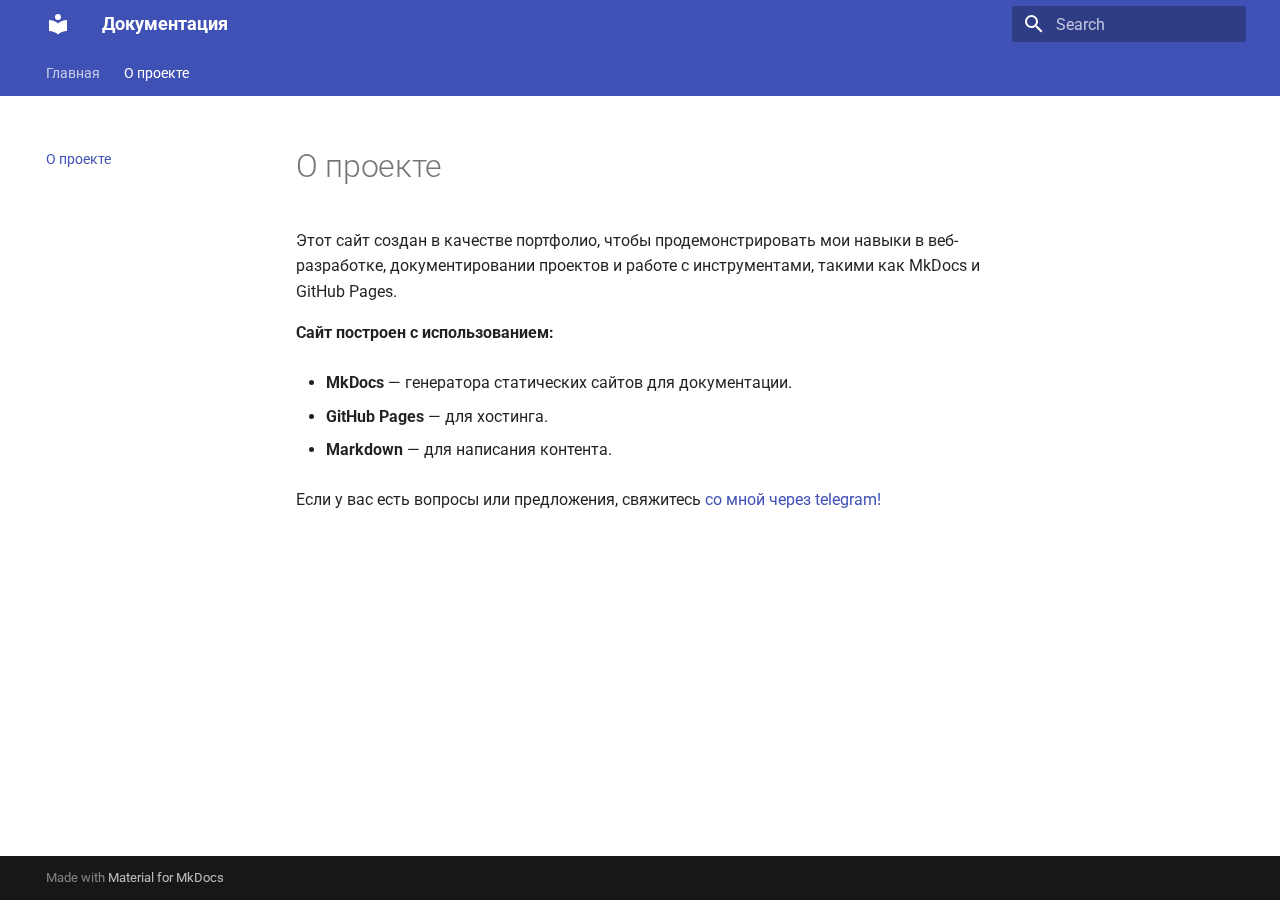
<file: site/about/index.html>
<!doctype html>
<html lang="en" class="no-js">
  <head>
    
      <meta charset="utf-8">
      <meta name="viewport" content="width=device-width,initial-scale=1">
      
      
      
      
        <link rel="prev" href="../instructions/git-guide/">
      
      
      
      <link rel="icon" href="../assets/images/favicon.png">
      <meta name="generator" content="mkdocs-1.6.1, mkdocs-material-9.6.14">
    
    
      
        <title>О проекте - Документация</title>
      
    
    
      <link rel="stylesheet" href="../assets/stylesheets/main.342714a4.min.css">
      
      


    
    
      
    
    
      
        
        
        <link rel="preconnect" href="https://fonts.gstatic.com" crossorigin>
        <link rel="stylesheet" href="https://fonts.googleapis.com/css?family=Roboto:300,300i,400,400i,700,700i%7CRoboto+Mono:400,400i,700,700i&display=fallback">
        <style>:root{--md-text-font:"Roboto";--md-code-font:"Roboto Mono"}</style>
      
    
    
    <script>__md_scope=new URL("..",location),__md_hash=e=>[...e].reduce(((e,_)=>(e<<5)-e+_.charCodeAt(0)),0),__md_get=(e,_=localStorage,t=__md_scope)=>JSON.parse(_.getItem(t.pathname+"."+e)),__md_set=(e,_,t=localStorage,a=__md_scope)=>{try{t.setItem(a.pathname+"."+e,JSON.stringify(_))}catch(e){}}</script>
    
      

    
    
    
  </head>
  
  
    <body dir="ltr">
  
    
    <input class="md-toggle" data-md-toggle="drawer" type="checkbox" id="__drawer" autocomplete="off">
    <input class="md-toggle" data-md-toggle="search" type="checkbox" id="__search" autocomplete="off">
    <label class="md-overlay" for="__drawer"></label>
    <div data-md-component="skip">
      
        
        <a href="#_1" class="md-skip">
          Skip to content
        </a>
      
    </div>
    <div data-md-component="announce">
      
    </div>
    
    
      

<header class="md-header" data-md-component="header">
  <nav class="md-header__inner md-grid" aria-label="Header">
    <a href=".." title="Документация" class="md-header__button md-logo" aria-label="Документация" data-md-component="logo">
      
  
  <svg xmlns="http://www.w3.org/2000/svg" viewBox="0 0 24 24"><path d="M12 8a3 3 0 0 0 3-3 3 3 0 0 0-3-3 3 3 0 0 0-3 3 3 3 0 0 0 3 3m0 3.54C9.64 9.35 6.5 8 3 8v11c3.5 0 6.64 1.35 9 3.54 2.36-2.19 5.5-3.54 9-3.54V8c-3.5 0-6.64 1.35-9 3.54"/></svg>

    </a>
    <label class="md-header__button md-icon" for="__drawer">
      
      <svg xmlns="http://www.w3.org/2000/svg" viewBox="0 0 24 24"><path d="M3 6h18v2H3zm0 5h18v2H3zm0 5h18v2H3z"/></svg>
    </label>
    <div class="md-header__title" data-md-component="header-title">
      <div class="md-header__ellipsis">
        <div class="md-header__topic">
          <span class="md-ellipsis">
            Документация
          </span>
        </div>
        <div class="md-header__topic" data-md-component="header-topic">
          <span class="md-ellipsis">
            
              О проекте
            
          </span>
        </div>
      </div>
    </div>
    
    
      <script>var palette=__md_get("__palette");if(palette&&palette.color){if("(prefers-color-scheme)"===palette.color.media){var media=matchMedia("(prefers-color-scheme: light)"),input=document.querySelector(media.matches?"[data-md-color-media='(prefers-color-scheme: light)']":"[data-md-color-media='(prefers-color-scheme: dark)']");palette.color.media=input.getAttribute("data-md-color-media"),palette.color.scheme=input.getAttribute("data-md-color-scheme"),palette.color.primary=input.getAttribute("data-md-color-primary"),palette.color.accent=input.getAttribute("data-md-color-accent")}for(var[key,value]of Object.entries(palette.color))document.body.setAttribute("data-md-color-"+key,value)}</script>
    
    
    
      
      
        <label class="md-header__button md-icon" for="__search">
          
          <svg xmlns="http://www.w3.org/2000/svg" viewBox="0 0 24 24"><path d="M9.5 3A6.5 6.5 0 0 1 16 9.5c0 1.61-.59 3.09-1.56 4.23l.27.27h.79l5 5-1.5 1.5-5-5v-.79l-.27-.27A6.52 6.52 0 0 1 9.5 16 6.5 6.5 0 0 1 3 9.5 6.5 6.5 0 0 1 9.5 3m0 2C7 5 5 7 5 9.5S7 14 9.5 14 14 12 14 9.5 12 5 9.5 5"/></svg>
        </label>
        <div class="md-search" data-md-component="search" role="dialog">
  <label class="md-search__overlay" for="__search"></label>
  <div class="md-search__inner" role="search">
    <form class="md-search__form" name="search">
      <input type="text" class="md-search__input" name="query" aria-label="Search" placeholder="Search" autocapitalize="off" autocorrect="off" autocomplete="off" spellcheck="false" data-md-component="search-query" required>
      <label class="md-search__icon md-icon" for="__search">
        
        <svg xmlns="http://www.w3.org/2000/svg" viewBox="0 0 24 24"><path d="M9.5 3A6.5 6.5 0 0 1 16 9.5c0 1.61-.59 3.09-1.56 4.23l.27.27h.79l5 5-1.5 1.5-5-5v-.79l-.27-.27A6.52 6.52 0 0 1 9.5 16 6.5 6.5 0 0 1 3 9.5 6.5 6.5 0 0 1 9.5 3m0 2C7 5 5 7 5 9.5S7 14 9.5 14 14 12 14 9.5 12 5 9.5 5"/></svg>
        
        <svg xmlns="http://www.w3.org/2000/svg" viewBox="0 0 24 24"><path d="M20 11v2H8l5.5 5.5-1.42 1.42L4.16 12l7.92-7.92L13.5 5.5 8 11z"/></svg>
      </label>
      <nav class="md-search__options" aria-label="Search">
        
        <button type="reset" class="md-search__icon md-icon" title="Clear" aria-label="Clear" tabindex="-1">
          
          <svg xmlns="http://www.w3.org/2000/svg" viewBox="0 0 24 24"><path d="M19 6.41 17.59 5 12 10.59 6.41 5 5 6.41 10.59 12 5 17.59 6.41 19 12 13.41 17.59 19 19 17.59 13.41 12z"/></svg>
        </button>
      </nav>
      
    </form>
    <div class="md-search__output">
      <div class="md-search__scrollwrap" tabindex="0" data-md-scrollfix>
        <div class="md-search-result" data-md-component="search-result">
          <div class="md-search-result__meta">
            Initializing search
          </div>
          <ol class="md-search-result__list" role="presentation"></ol>
        </div>
      </div>
    </div>
  </div>
</div>
      
    
    
  </nav>
  
</header>
    
    <div class="md-container" data-md-component="container">
      
      
        
          
            
<nav class="md-tabs" aria-label="Tabs" data-md-component="tabs">
  <div class="md-grid">
    <ul class="md-tabs__list">
      
        
  
  
  
  
    
    
      <li class="md-tabs__item">
        <a href=".." class="md-tabs__link">
          
  
  
  Главная

        </a>
      </li>
    
  

      
        
  
  
  
    
  
  
    <li class="md-tabs__item md-tabs__item--active">
      <a href="./" class="md-tabs__link">
        
  
  
    
  
  О проекте

      </a>
    </li>
  

      
    </ul>
  </div>
</nav>
          
        
      
      <main class="md-main" data-md-component="main">
        <div class="md-main__inner md-grid">
          
            
              
              <div class="md-sidebar md-sidebar--primary" data-md-component="sidebar" data-md-type="navigation" >
                <div class="md-sidebar__scrollwrap">
                  <div class="md-sidebar__inner">
                    


  


<nav class="md-nav md-nav--primary md-nav--lifted" aria-label="Navigation" data-md-level="0">
  <label class="md-nav__title" for="__drawer">
    <a href=".." title="Документация" class="md-nav__button md-logo" aria-label="Документация" data-md-component="logo">
      
  
  <svg xmlns="http://www.w3.org/2000/svg" viewBox="0 0 24 24"><path d="M12 8a3 3 0 0 0 3-3 3 3 0 0 0-3-3 3 3 0 0 0-3 3 3 3 0 0 0 3 3m0 3.54C9.64 9.35 6.5 8 3 8v11c3.5 0 6.64 1.35 9 3.54 2.36-2.19 5.5-3.54 9-3.54V8c-3.5 0-6.64 1.35-9 3.54"/></svg>

    </a>
    Документация
  </label>
  
  <ul class="md-nav__list" data-md-scrollfix>
    
      
      
  
  
  
  
    
    
    
    
      
      
    
    
    <li class="md-nav__item md-nav__item--nested">
      
        
        
        <input class="md-nav__toggle md-toggle " type="checkbox" id="__nav_1" >
        
          
          <label class="md-nav__link" for="__nav_1" id="__nav_1_label" tabindex="0">
            
  
  
  <span class="md-ellipsis">
    Главная
    
  </span>
  

            <span class="md-nav__icon md-icon"></span>
          </label>
        
        <nav class="md-nav" data-md-level="1" aria-labelledby="__nav_1_label" aria-expanded="false">
          <label class="md-nav__title" for="__nav_1">
            <span class="md-nav__icon md-icon"></span>
            Главная
          </label>
          <ul class="md-nav__list" data-md-scrollfix>
            
              
                
  
  
  
  
    <li class="md-nav__item">
      <a href=".." class="md-nav__link">
        
  
  
  <span class="md-ellipsis">
    Главная
    
  </span>
  

      </a>
    </li>
  

              
            
              
                
  
  
  
  
    <li class="md-nav__item">
      <a href="../instructions/mkdocs-guide/" class="md-nav__link">
        
  
  
  <span class="md-ellipsis">
    Как создать документацию в MkDocs
    
  </span>
  

      </a>
    </li>
  

              
            
              
                
  
  
  
  
    <li class="md-nav__item">
      <a href="../instructions/git-guide/" class="md-nav__link">
        
  
  
  <span class="md-ellipsis">
    Основные команды Git
    
  </span>
  

      </a>
    </li>
  

              
            
          </ul>
        </nav>
      
    </li>
  

    
      
      
  
  
    
  
  
  
    <li class="md-nav__item md-nav__item--active">
      
      <input class="md-nav__toggle md-toggle" type="checkbox" id="__toc">
      
      
        
      
      
      <a href="./" class="md-nav__link md-nav__link--active">
        
  
  
  <span class="md-ellipsis">
    О проекте
    
  </span>
  

      </a>
      
    </li>
  

    
  </ul>
</nav>
                  </div>
                </div>
              </div>
            
            
              
              <div class="md-sidebar md-sidebar--secondary" data-md-component="sidebar" data-md-type="toc" >
                <div class="md-sidebar__scrollwrap">
                  <div class="md-sidebar__inner">
                    

<nav class="md-nav md-nav--secondary" aria-label="Table of contents">
  
  
  
    
  
  
</nav>
                  </div>
                </div>
              </div>
            
          
          
            <div class="md-content" data-md-component="content">
              <article class="md-content__inner md-typeset">
                
                  



<h1 id="_1">О проекте</h1>
<p>Этот сайт создан в качестве портфолио, чтобы продемонстрировать мои навыки в веб-разработке, документировании проектов и работе с инструментами, такими как MkDocs и GitHub Pages.</p>
<p><strong>Сайт построен с использованием:</strong></p>
<ul>
<li>
<p><strong>MkDocs</strong> — генератора статических сайтов для документации.</p>
</li>
<li>
<p><strong>GitHub Pages</strong> — для хостинга.</p>
</li>
<li>
<p><strong>Markdown</strong> — для написания контента.</p>
</li>
</ul>
<p>Если у вас есть вопросы или предложения, свяжитесь <a href="https://t.me/verabanderovskaya">со мной через telegram!</a></p>












                
              </article>
            </div>
          
          
<script>var target=document.getElementById(location.hash.slice(1));target&&target.name&&(target.checked=target.name.startsWith("__tabbed_"))</script>
        </div>
        
      </main>
      
        <footer class="md-footer">
  
  <div class="md-footer-meta md-typeset">
    <div class="md-footer-meta__inner md-grid">
      <div class="md-copyright">
  
  
    Made with
    <a href="https://squidfunk.github.io/mkdocs-material/" target="_blank" rel="noopener">
      Material for MkDocs
    </a>
  
</div>
      
    </div>
  </div>
</footer>
      
    </div>
    <div class="md-dialog" data-md-component="dialog">
      <div class="md-dialog__inner md-typeset"></div>
    </div>
    
    
    
      
      <script id="__config" type="application/json">{"base": "..", "features": ["navigation.tabs"], "search": "../assets/javascripts/workers/search.d50fe291.min.js", "tags": null, "translations": {"clipboard.copied": "Copied to clipboard", "clipboard.copy": "Copy to clipboard", "search.result.more.one": "1 more on this page", "search.result.more.other": "# more on this page", "search.result.none": "No matching documents", "search.result.one": "1 matching document", "search.result.other": "# matching documents", "search.result.placeholder": "Type to start searching", "search.result.term.missing": "Missing", "select.version": "Select version"}, "version": null}</script>
    
    
      <script src="../assets/javascripts/bundle.13a4f30d.min.js"></script>
      
    
  </body>
</html>
</file>
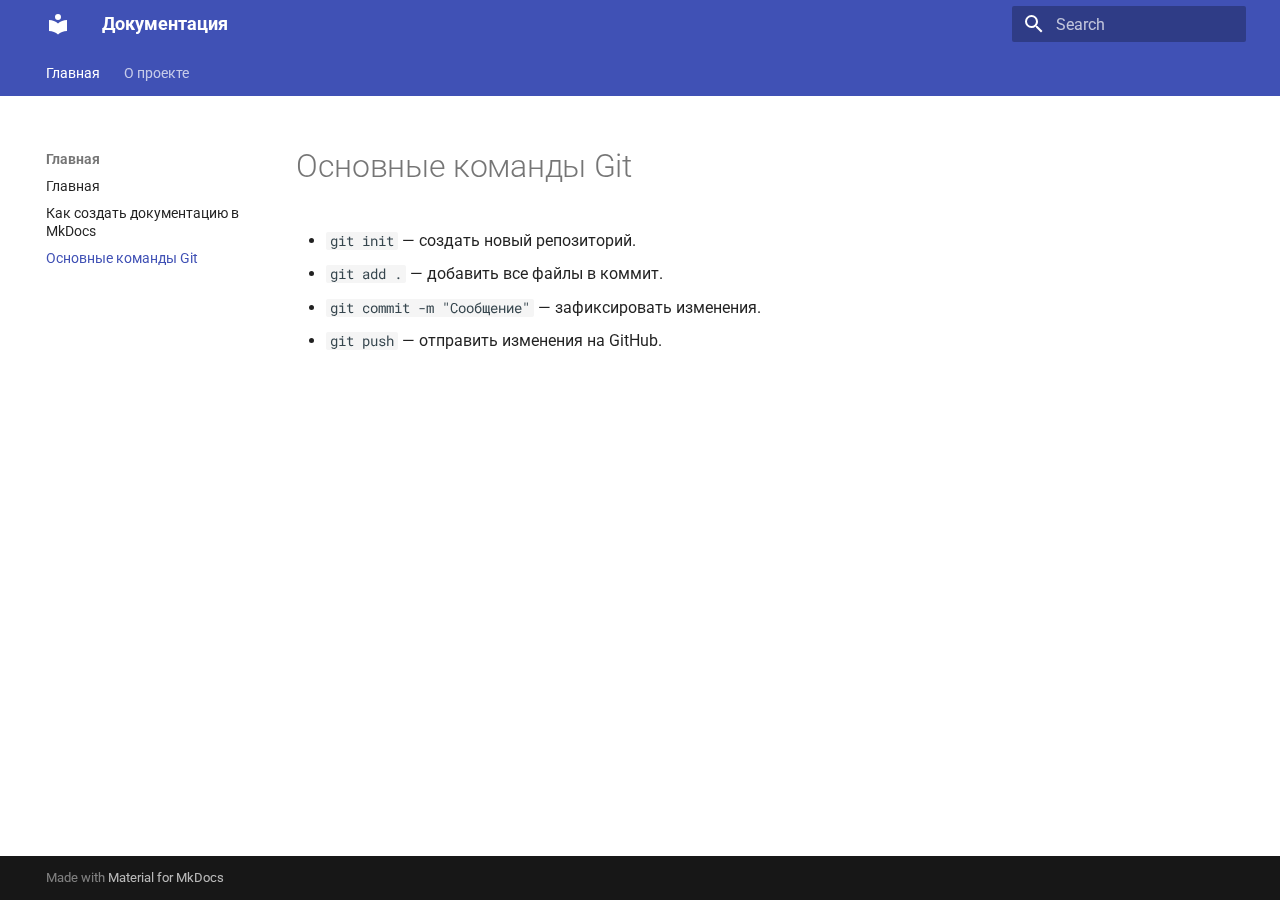
<file: site/instructions/git-guide/index.html>
<!doctype html>
<html lang="en" class="no-js">
  <head>
    
      <meta charset="utf-8">
      <meta name="viewport" content="width=device-width,initial-scale=1">
      
      
      
      
        <link rel="prev" href="../mkdocs-guide/">
      
      
        <link rel="next" href="../../about/">
      
      
      <link rel="icon" href="../../assets/images/favicon.png">
      <meta name="generator" content="mkdocs-1.6.1, mkdocs-material-9.6.14">
    
    
      
        <title>Основные команды Git - Документация</title>
      
    
    
      <link rel="stylesheet" href="../../assets/stylesheets/main.342714a4.min.css">
      
      


    
    
      
    
    
      
        
        
        <link rel="preconnect" href="https://fonts.gstatic.com" crossorigin>
        <link rel="stylesheet" href="https://fonts.googleapis.com/css?family=Roboto:300,300i,400,400i,700,700i%7CRoboto+Mono:400,400i,700,700i&display=fallback">
        <style>:root{--md-text-font:"Roboto";--md-code-font:"Roboto Mono"}</style>
      
    
    
    <script>__md_scope=new URL("../..",location),__md_hash=e=>[...e].reduce(((e,_)=>(e<<5)-e+_.charCodeAt(0)),0),__md_get=(e,_=localStorage,t=__md_scope)=>JSON.parse(_.getItem(t.pathname+"."+e)),__md_set=(e,_,t=localStorage,a=__md_scope)=>{try{t.setItem(a.pathname+"."+e,JSON.stringify(_))}catch(e){}}</script>
    
      

    
    
    
  </head>
  
  
    <body dir="ltr">
  
    
    <input class="md-toggle" data-md-toggle="drawer" type="checkbox" id="__drawer" autocomplete="off">
    <input class="md-toggle" data-md-toggle="search" type="checkbox" id="__search" autocomplete="off">
    <label class="md-overlay" for="__drawer"></label>
    <div data-md-component="skip">
      
        
        <a href="#git" class="md-skip">
          Skip to content
        </a>
      
    </div>
    <div data-md-component="announce">
      
    </div>
    
    
      

<header class="md-header" data-md-component="header">
  <nav class="md-header__inner md-grid" aria-label="Header">
    <a href="../.." title="Документация" class="md-header__button md-logo" aria-label="Документация" data-md-component="logo">
      
  
  <svg xmlns="http://www.w3.org/2000/svg" viewBox="0 0 24 24"><path d="M12 8a3 3 0 0 0 3-3 3 3 0 0 0-3-3 3 3 0 0 0-3 3 3 3 0 0 0 3 3m0 3.54C9.64 9.35 6.5 8 3 8v11c3.5 0 6.64 1.35 9 3.54 2.36-2.19 5.5-3.54 9-3.54V8c-3.5 0-6.64 1.35-9 3.54"/></svg>

    </a>
    <label class="md-header__button md-icon" for="__drawer">
      
      <svg xmlns="http://www.w3.org/2000/svg" viewBox="0 0 24 24"><path d="M3 6h18v2H3zm0 5h18v2H3zm0 5h18v2H3z"/></svg>
    </label>
    <div class="md-header__title" data-md-component="header-title">
      <div class="md-header__ellipsis">
        <div class="md-header__topic">
          <span class="md-ellipsis">
            Документация
          </span>
        </div>
        <div class="md-header__topic" data-md-component="header-topic">
          <span class="md-ellipsis">
            
              Основные команды Git
            
          </span>
        </div>
      </div>
    </div>
    
    
      <script>var palette=__md_get("__palette");if(palette&&palette.color){if("(prefers-color-scheme)"===palette.color.media){var media=matchMedia("(prefers-color-scheme: light)"),input=document.querySelector(media.matches?"[data-md-color-media='(prefers-color-scheme: light)']":"[data-md-color-media='(prefers-color-scheme: dark)']");palette.color.media=input.getAttribute("data-md-color-media"),palette.color.scheme=input.getAttribute("data-md-color-scheme"),palette.color.primary=input.getAttribute("data-md-color-primary"),palette.color.accent=input.getAttribute("data-md-color-accent")}for(var[key,value]of Object.entries(palette.color))document.body.setAttribute("data-md-color-"+key,value)}</script>
    
    
    
      
      
        <label class="md-header__button md-icon" for="__search">
          
          <svg xmlns="http://www.w3.org/2000/svg" viewBox="0 0 24 24"><path d="M9.5 3A6.5 6.5 0 0 1 16 9.5c0 1.61-.59 3.09-1.56 4.23l.27.27h.79l5 5-1.5 1.5-5-5v-.79l-.27-.27A6.52 6.52 0 0 1 9.5 16 6.5 6.5 0 0 1 3 9.5 6.5 6.5 0 0 1 9.5 3m0 2C7 5 5 7 5 9.5S7 14 9.5 14 14 12 14 9.5 12 5 9.5 5"/></svg>
        </label>
        <div class="md-search" data-md-component="search" role="dialog">
  <label class="md-search__overlay" for="__search"></label>
  <div class="md-search__inner" role="search">
    <form class="md-search__form" name="search">
      <input type="text" class="md-search__input" name="query" aria-label="Search" placeholder="Search" autocapitalize="off" autocorrect="off" autocomplete="off" spellcheck="false" data-md-component="search-query" required>
      <label class="md-search__icon md-icon" for="__search">
        
        <svg xmlns="http://www.w3.org/2000/svg" viewBox="0 0 24 24"><path d="M9.5 3A6.5 6.5 0 0 1 16 9.5c0 1.61-.59 3.09-1.56 4.23l.27.27h.79l5 5-1.5 1.5-5-5v-.79l-.27-.27A6.52 6.52 0 0 1 9.5 16 6.5 6.5 0 0 1 3 9.5 6.5 6.5 0 0 1 9.5 3m0 2C7 5 5 7 5 9.5S7 14 9.5 14 14 12 14 9.5 12 5 9.5 5"/></svg>
        
        <svg xmlns="http://www.w3.org/2000/svg" viewBox="0 0 24 24"><path d="M20 11v2H8l5.5 5.5-1.42 1.42L4.16 12l7.92-7.92L13.5 5.5 8 11z"/></svg>
      </label>
      <nav class="md-search__options" aria-label="Search">
        
        <button type="reset" class="md-search__icon md-icon" title="Clear" aria-label="Clear" tabindex="-1">
          
          <svg xmlns="http://www.w3.org/2000/svg" viewBox="0 0 24 24"><path d="M19 6.41 17.59 5 12 10.59 6.41 5 5 6.41 10.59 12 5 17.59 6.41 19 12 13.41 17.59 19 19 17.59 13.41 12z"/></svg>
        </button>
      </nav>
      
    </form>
    <div class="md-search__output">
      <div class="md-search__scrollwrap" tabindex="0" data-md-scrollfix>
        <div class="md-search-result" data-md-component="search-result">
          <div class="md-search-result__meta">
            Initializing search
          </div>
          <ol class="md-search-result__list" role="presentation"></ol>
        </div>
      </div>
    </div>
  </div>
</div>
      
    
    
  </nav>
  
</header>
    
    <div class="md-container" data-md-component="container">
      
      
        
          
            
<nav class="md-tabs" aria-label="Tabs" data-md-component="tabs">
  <div class="md-grid">
    <ul class="md-tabs__list">
      
        
  
  
  
    
  
  
    
    
      <li class="md-tabs__item md-tabs__item--active">
        <a href="../.." class="md-tabs__link">
          
  
  
  Главная

        </a>
      </li>
    
  

      
        
  
  
  
  
    <li class="md-tabs__item">
      <a href="../../about/" class="md-tabs__link">
        
  
  
    
  
  О проекте

      </a>
    </li>
  

      
    </ul>
  </div>
</nav>
          
        
      
      <main class="md-main" data-md-component="main">
        <div class="md-main__inner md-grid">
          
            
              
              <div class="md-sidebar md-sidebar--primary" data-md-component="sidebar" data-md-type="navigation" >
                <div class="md-sidebar__scrollwrap">
                  <div class="md-sidebar__inner">
                    


  


<nav class="md-nav md-nav--primary md-nav--lifted" aria-label="Navigation" data-md-level="0">
  <label class="md-nav__title" for="__drawer">
    <a href="../.." title="Документация" class="md-nav__button md-logo" aria-label="Документация" data-md-component="logo">
      
  
  <svg xmlns="http://www.w3.org/2000/svg" viewBox="0 0 24 24"><path d="M12 8a3 3 0 0 0 3-3 3 3 0 0 0-3-3 3 3 0 0 0-3 3 3 3 0 0 0 3 3m0 3.54C9.64 9.35 6.5 8 3 8v11c3.5 0 6.64 1.35 9 3.54 2.36-2.19 5.5-3.54 9-3.54V8c-3.5 0-6.64 1.35-9 3.54"/></svg>

    </a>
    Документация
  </label>
  
  <ul class="md-nav__list" data-md-scrollfix>
    
      
      
  
  
    
  
  
  
    
    
    
    
      
        
        
      
      
    
    
    <li class="md-nav__item md-nav__item--active md-nav__item--section md-nav__item--nested">
      
        
        
        <input class="md-nav__toggle md-toggle " type="checkbox" id="__nav_1" checked>
        
          
          <label class="md-nav__link" for="__nav_1" id="__nav_1_label" tabindex="">
            
  
  
  <span class="md-ellipsis">
    Главная
    
  </span>
  

            <span class="md-nav__icon md-icon"></span>
          </label>
        
        <nav class="md-nav" data-md-level="1" aria-labelledby="__nav_1_label" aria-expanded="true">
          <label class="md-nav__title" for="__nav_1">
            <span class="md-nav__icon md-icon"></span>
            Главная
          </label>
          <ul class="md-nav__list" data-md-scrollfix>
            
              
                
  
  
  
  
    <li class="md-nav__item">
      <a href="../.." class="md-nav__link">
        
  
  
  <span class="md-ellipsis">
    Главная
    
  </span>
  

      </a>
    </li>
  

              
            
              
                
  
  
  
  
    <li class="md-nav__item">
      <a href="../mkdocs-guide/" class="md-nav__link">
        
  
  
  <span class="md-ellipsis">
    Как создать документацию в MkDocs
    
  </span>
  

      </a>
    </li>
  

              
            
              
                
  
  
    
  
  
  
    <li class="md-nav__item md-nav__item--active">
      
      <input class="md-nav__toggle md-toggle" type="checkbox" id="__toc">
      
      
        
      
      
      <a href="./" class="md-nav__link md-nav__link--active">
        
  
  
  <span class="md-ellipsis">
    Основные команды Git
    
  </span>
  

      </a>
      
    </li>
  

              
            
          </ul>
        </nav>
      
    </li>
  

    
      
      
  
  
  
  
    <li class="md-nav__item">
      <a href="../../about/" class="md-nav__link">
        
  
  
  <span class="md-ellipsis">
    О проекте
    
  </span>
  

      </a>
    </li>
  

    
  </ul>
</nav>
                  </div>
                </div>
              </div>
            
            
              
              <div class="md-sidebar md-sidebar--secondary" data-md-component="sidebar" data-md-type="toc" >
                <div class="md-sidebar__scrollwrap">
                  <div class="md-sidebar__inner">
                    

<nav class="md-nav md-nav--secondary" aria-label="Table of contents">
  
  
  
    
  
  
</nav>
                  </div>
                </div>
              </div>
            
          
          
            <div class="md-content" data-md-component="content">
              <article class="md-content__inner md-typeset">
                
                  



<h1 id="git">Основные команды Git</h1>
<ul>
<li><code>git init</code> — создать новый репозиторий.  </li>
<li><code>git add .</code> — добавить все файлы в коммит.  </li>
<li><code>git commit -m "Сообщение"</code> — зафиксировать изменения.  </li>
<li><code>git push</code> — отправить изменения на GitHub.  </li>
</ul>












                
              </article>
            </div>
          
          
<script>var target=document.getElementById(location.hash.slice(1));target&&target.name&&(target.checked=target.name.startsWith("__tabbed_"))</script>
        </div>
        
      </main>
      
        <footer class="md-footer">
  
  <div class="md-footer-meta md-typeset">
    <div class="md-footer-meta__inner md-grid">
      <div class="md-copyright">
  
  
    Made with
    <a href="https://squidfunk.github.io/mkdocs-material/" target="_blank" rel="noopener">
      Material for MkDocs
    </a>
  
</div>
      
    </div>
  </div>
</footer>
      
    </div>
    <div class="md-dialog" data-md-component="dialog">
      <div class="md-dialog__inner md-typeset"></div>
    </div>
    
    
    
      
      <script id="__config" type="application/json">{"base": "../..", "features": ["navigation.tabs"], "search": "../../assets/javascripts/workers/search.d50fe291.min.js", "tags": null, "translations": {"clipboard.copied": "Copied to clipboard", "clipboard.copy": "Copy to clipboard", "search.result.more.one": "1 more on this page", "search.result.more.other": "# more on this page", "search.result.none": "No matching documents", "search.result.one": "1 matching document", "search.result.other": "# matching documents", "search.result.placeholder": "Type to start searching", "search.result.term.missing": "Missing", "select.version": "Select version"}, "version": null}</script>
    
    
      <script src="../../assets/javascripts/bundle.13a4f30d.min.js"></script>
      
    
  </body>
</html>
</file>
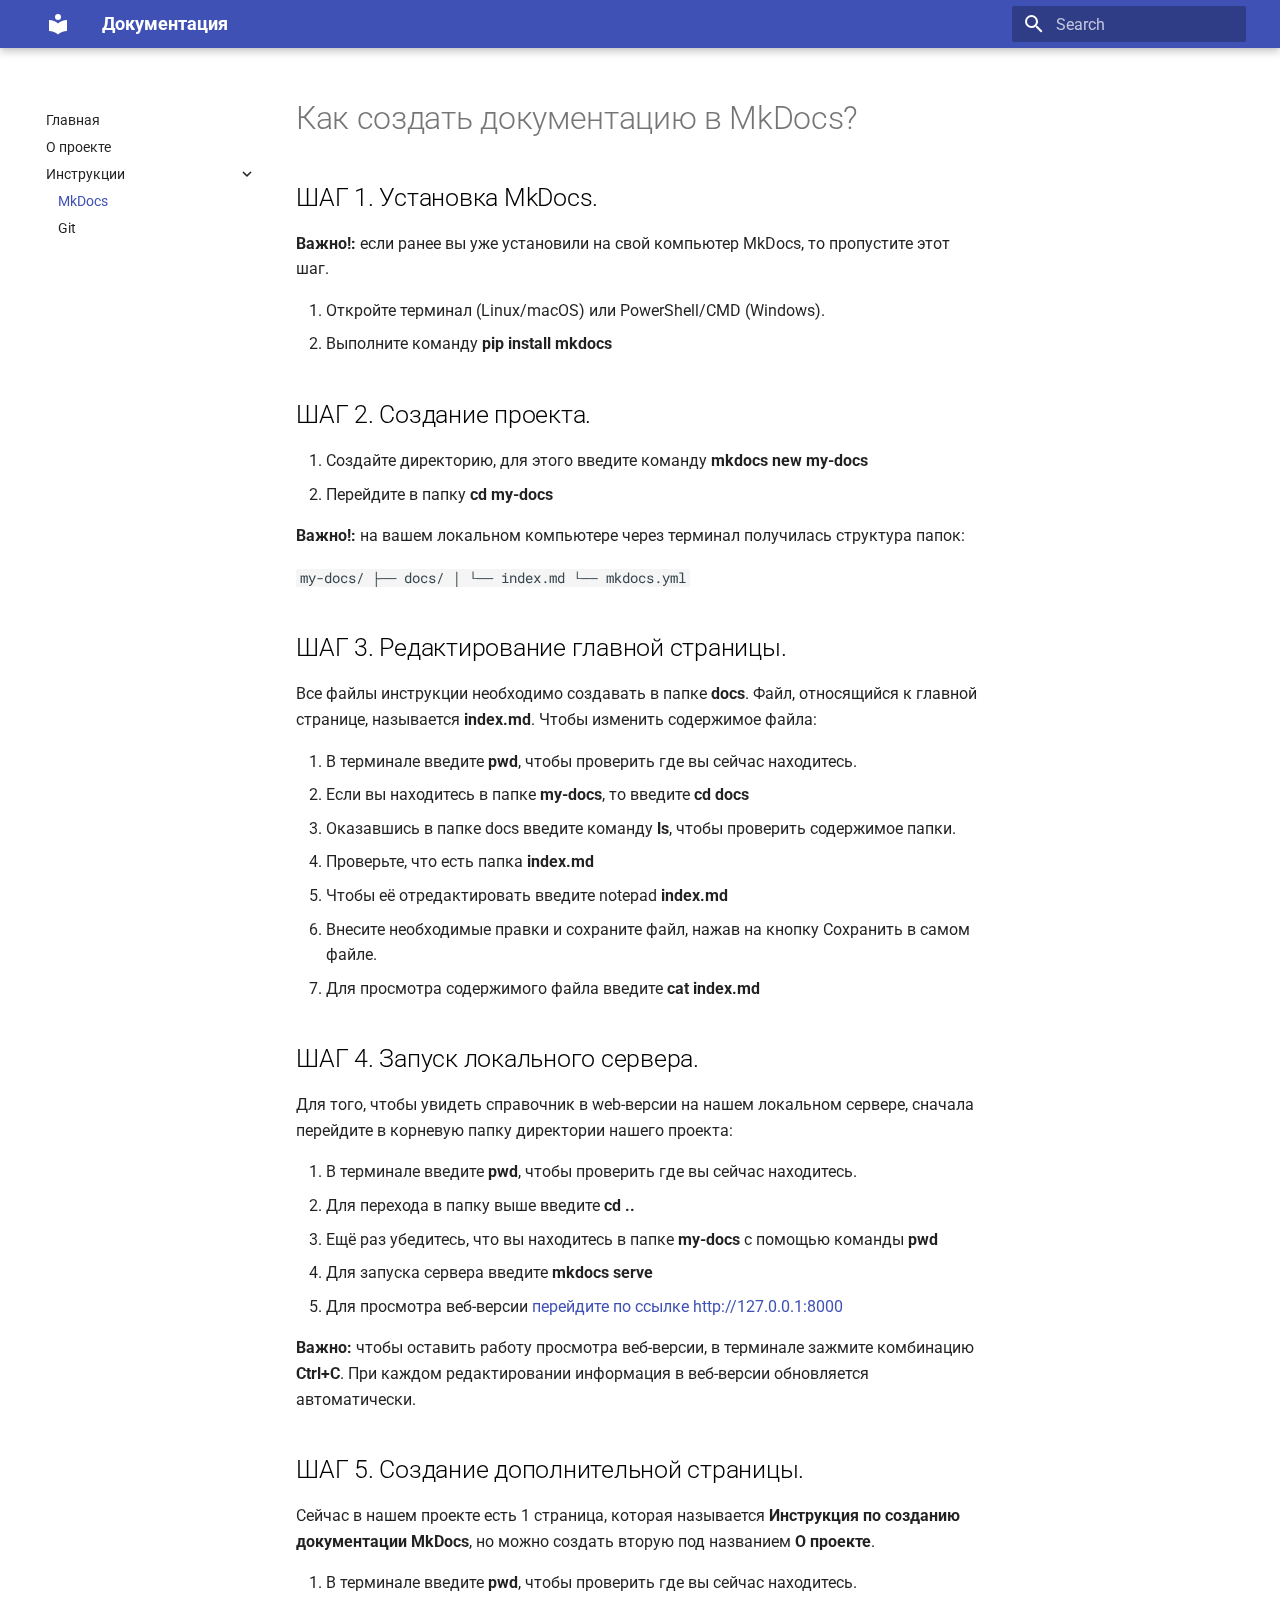
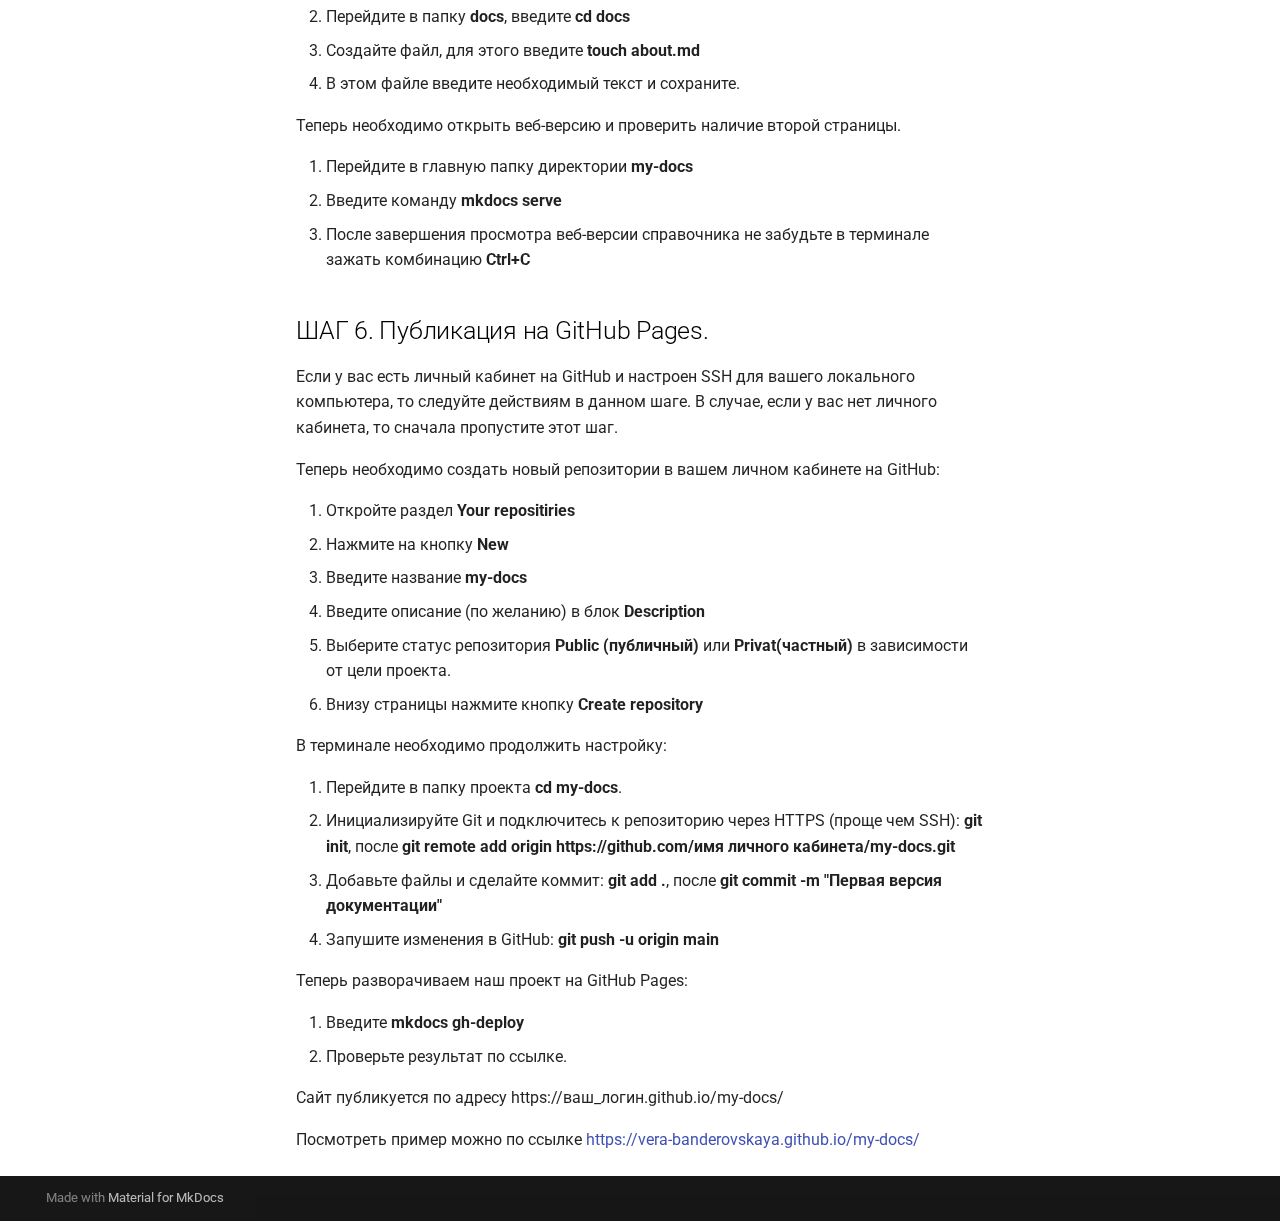
<file: site/instructions/mkdocs-guide/index.html>
<!doctype html>
<html lang="en" class="no-js">
  <head>
    
      <meta charset="utf-8">
      <meta name="viewport" content="width=device-width,initial-scale=1">
      
      
      
        <link rel="canonical" href="https://vera-banderovskaya.github.io/my-docs/instructions/mkdocs-guide/">
      
      
        <link rel="prev" href="../../about/">
      
      
        <link rel="next" href="../git-guide/">
      
      
      <link rel="icon" href="../../assets/images/favicon.png">
      <meta name="generator" content="mkdocs-1.6.1, mkdocs-material-9.6.14">
    
    
      
        <title>MkDocs - Документация</title>
      
    
    
      <link rel="stylesheet" href="../../assets/stylesheets/main.342714a4.min.css">
      
      


    
    
      
    
    
      
        
        
        <link rel="preconnect" href="https://fonts.gstatic.com" crossorigin>
        <link rel="stylesheet" href="https://fonts.googleapis.com/css?family=Roboto:300,300i,400,400i,700,700i%7CRoboto+Mono:400,400i,700,700i&display=fallback">
        <style>:root{--md-text-font:"Roboto";--md-code-font:"Roboto Mono"}</style>
      
    
    
      <link rel="stylesheet" href="../../stylesheets/extra.css">
    
    <script>__md_scope=new URL("../..",location),__md_hash=e=>[...e].reduce(((e,_)=>(e<<5)-e+_.charCodeAt(0)),0),__md_get=(e,_=localStorage,t=__md_scope)=>JSON.parse(_.getItem(t.pathname+"."+e)),__md_set=(e,_,t=localStorage,a=__md_scope)=>{try{t.setItem(a.pathname+"."+e,JSON.stringify(_))}catch(e){}}</script>
    
      

    
    
    
  </head>
  
  
    <body dir="ltr">
  
    
    <input class="md-toggle" data-md-toggle="drawer" type="checkbox" id="__drawer" autocomplete="off">
    <input class="md-toggle" data-md-toggle="search" type="checkbox" id="__search" autocomplete="off">
    <label class="md-overlay" for="__drawer"></label>
    <div data-md-component="skip">
      
        
        <a href="#mkdocs" class="md-skip">
          Skip to content
        </a>
      
    </div>
    <div data-md-component="announce">
      
    </div>
    
    
      

  

<header class="md-header md-header--shadow" data-md-component="header">
  <nav class="md-header__inner md-grid" aria-label="Header">
    <a href="../.." title="Документация" class="md-header__button md-logo" aria-label="Документация" data-md-component="logo">
      
  
  <svg xmlns="http://www.w3.org/2000/svg" viewBox="0 0 24 24"><path d="M12 8a3 3 0 0 0 3-3 3 3 0 0 0-3-3 3 3 0 0 0-3 3 3 3 0 0 0 3 3m0 3.54C9.64 9.35 6.5 8 3 8v11c3.5 0 6.64 1.35 9 3.54 2.36-2.19 5.5-3.54 9-3.54V8c-3.5 0-6.64 1.35-9 3.54"/></svg>

    </a>
    <label class="md-header__button md-icon" for="__drawer">
      
      <svg xmlns="http://www.w3.org/2000/svg" viewBox="0 0 24 24"><path d="M3 6h18v2H3zm0 5h18v2H3zm0 5h18v2H3z"/></svg>
    </label>
    <div class="md-header__title" data-md-component="header-title">
      <div class="md-header__ellipsis">
        <div class="md-header__topic">
          <span class="md-ellipsis">
            Документация
          </span>
        </div>
        <div class="md-header__topic" data-md-component="header-topic">
          <span class="md-ellipsis">
            
              MkDocs
            
          </span>
        </div>
      </div>
    </div>
    
    
      <script>var palette=__md_get("__palette");if(palette&&palette.color){if("(prefers-color-scheme)"===palette.color.media){var media=matchMedia("(prefers-color-scheme: light)"),input=document.querySelector(media.matches?"[data-md-color-media='(prefers-color-scheme: light)']":"[data-md-color-media='(prefers-color-scheme: dark)']");palette.color.media=input.getAttribute("data-md-color-media"),palette.color.scheme=input.getAttribute("data-md-color-scheme"),palette.color.primary=input.getAttribute("data-md-color-primary"),palette.color.accent=input.getAttribute("data-md-color-accent")}for(var[key,value]of Object.entries(palette.color))document.body.setAttribute("data-md-color-"+key,value)}</script>
    
    
    
      
      
        <label class="md-header__button md-icon" for="__search">
          
          <svg xmlns="http://www.w3.org/2000/svg" viewBox="0 0 24 24"><path d="M9.5 3A6.5 6.5 0 0 1 16 9.5c0 1.61-.59 3.09-1.56 4.23l.27.27h.79l5 5-1.5 1.5-5-5v-.79l-.27-.27A6.52 6.52 0 0 1 9.5 16 6.5 6.5 0 0 1 3 9.5 6.5 6.5 0 0 1 9.5 3m0 2C7 5 5 7 5 9.5S7 14 9.5 14 14 12 14 9.5 12 5 9.5 5"/></svg>
        </label>
        <div class="md-search" data-md-component="search" role="dialog">
  <label class="md-search__overlay" for="__search"></label>
  <div class="md-search__inner" role="search">
    <form class="md-search__form" name="search">
      <input type="text" class="md-search__input" name="query" aria-label="Search" placeholder="Search" autocapitalize="off" autocorrect="off" autocomplete="off" spellcheck="false" data-md-component="search-query" required>
      <label class="md-search__icon md-icon" for="__search">
        
        <svg xmlns="http://www.w3.org/2000/svg" viewBox="0 0 24 24"><path d="M9.5 3A6.5 6.5 0 0 1 16 9.5c0 1.61-.59 3.09-1.56 4.23l.27.27h.79l5 5-1.5 1.5-5-5v-.79l-.27-.27A6.52 6.52 0 0 1 9.5 16 6.5 6.5 0 0 1 3 9.5 6.5 6.5 0 0 1 9.5 3m0 2C7 5 5 7 5 9.5S7 14 9.5 14 14 12 14 9.5 12 5 9.5 5"/></svg>
        
        <svg xmlns="http://www.w3.org/2000/svg" viewBox="0 0 24 24"><path d="M20 11v2H8l5.5 5.5-1.42 1.42L4.16 12l7.92-7.92L13.5 5.5 8 11z"/></svg>
      </label>
      <nav class="md-search__options" aria-label="Search">
        
        <button type="reset" class="md-search__icon md-icon" title="Clear" aria-label="Clear" tabindex="-1">
          
          <svg xmlns="http://www.w3.org/2000/svg" viewBox="0 0 24 24"><path d="M19 6.41 17.59 5 12 10.59 6.41 5 5 6.41 10.59 12 5 17.59 6.41 19 12 13.41 17.59 19 19 17.59 13.41 12z"/></svg>
        </button>
      </nav>
      
    </form>
    <div class="md-search__output">
      <div class="md-search__scrollwrap" tabindex="0" data-md-scrollfix>
        <div class="md-search-result" data-md-component="search-result">
          <div class="md-search-result__meta">
            Initializing search
          </div>
          <ol class="md-search-result__list" role="presentation"></ol>
        </div>
      </div>
    </div>
  </div>
</div>
      
    
    
  </nav>
  
</header>
    
    <div class="md-container" data-md-component="container">
      
      
        
          
        
      
      <main class="md-main" data-md-component="main">
        <div class="md-main__inner md-grid">
          
            
              
              <div class="md-sidebar md-sidebar--primary" data-md-component="sidebar" data-md-type="navigation" >
                <div class="md-sidebar__scrollwrap">
                  <div class="md-sidebar__inner">
                    



<nav class="md-nav md-nav--primary" aria-label="Navigation" data-md-level="0">
  <label class="md-nav__title" for="__drawer">
    <a href="../.." title="Документация" class="md-nav__button md-logo" aria-label="Документация" data-md-component="logo">
      
  
  <svg xmlns="http://www.w3.org/2000/svg" viewBox="0 0 24 24"><path d="M12 8a3 3 0 0 0 3-3 3 3 0 0 0-3-3 3 3 0 0 0-3 3 3 3 0 0 0 3 3m0 3.54C9.64 9.35 6.5 8 3 8v11c3.5 0 6.64 1.35 9 3.54 2.36-2.19 5.5-3.54 9-3.54V8c-3.5 0-6.64 1.35-9 3.54"/></svg>

    </a>
    Документация
  </label>
  
  <ul class="md-nav__list" data-md-scrollfix>
    
      
      
  
  
  
  
    <li class="md-nav__item">
      <a href="../.." class="md-nav__link">
        
  
  
  <span class="md-ellipsis">
    Главная
    
  </span>
  

      </a>
    </li>
  

    
      
      
  
  
  
  
    <li class="md-nav__item">
      <a href="../../about/" class="md-nav__link">
        
  
  
  <span class="md-ellipsis">
    О проекте
    
  </span>
  

      </a>
    </li>
  

    
      
      
  
  
    
  
  
  
    
    
    
    
    
    <li class="md-nav__item md-nav__item--active md-nav__item--nested">
      
        
        
        <input class="md-nav__toggle md-toggle " type="checkbox" id="__nav_3" checked>
        
          
          <label class="md-nav__link" for="__nav_3" id="__nav_3_label" tabindex="0">
            
  
  
  <span class="md-ellipsis">
    Инструкции
    
  </span>
  

            <span class="md-nav__icon md-icon"></span>
          </label>
        
        <nav class="md-nav" data-md-level="1" aria-labelledby="__nav_3_label" aria-expanded="true">
          <label class="md-nav__title" for="__nav_3">
            <span class="md-nav__icon md-icon"></span>
            Инструкции
          </label>
          <ul class="md-nav__list" data-md-scrollfix>
            
              
                
  
  
    
  
  
  
    <li class="md-nav__item md-nav__item--active">
      
      <input class="md-nav__toggle md-toggle" type="checkbox" id="__toc">
      
      
        
      
      
      <a href="./" class="md-nav__link md-nav__link--active">
        
  
  
  <span class="md-ellipsis">
    MkDocs
    
  </span>
  

      </a>
      
    </li>
  

              
            
              
                
  
  
  
  
    <li class="md-nav__item">
      <a href="../git-guide/" class="md-nav__link">
        
  
  
  <span class="md-ellipsis">
    Git
    
  </span>
  

      </a>
    </li>
  

              
            
          </ul>
        </nav>
      
    </li>
  

    
  </ul>
</nav>
                  </div>
                </div>
              </div>
            
            
              
              <div class="md-sidebar md-sidebar--secondary" data-md-component="sidebar" data-md-type="toc" >
                <div class="md-sidebar__scrollwrap">
                  <div class="md-sidebar__inner">
                    

<nav class="md-nav md-nav--secondary" aria-label="Table of contents">
  
  
  
    
  
  
</nav>
                  </div>
                </div>
              </div>
            
          
          
            <div class="md-content" data-md-component="content">
              <article class="md-content__inner md-typeset">
                
                  



<h1 id="mkdocs">Как создать документацию в MkDocs?</h1>
<h2 style="color: black;">ШАГ 1. Установка MkDocs.</h2>

<p><strong>Важно!:</strong> если ранее вы уже установили на свой компьютер MkDocs, то пропустите этот шаг.</p>
<ol>
<li>Откройте терминал (Linux/macOS) или PowerShell/CMD (Windows).</li>
<li>Выполните команду <strong>pip install mkdocs</strong></li>
</ol>
<h2 style="color: black;">ШАГ 2. Создание проекта.</h2>

<ol>
<li>Создайте директорию, для этого введите команду <strong>mkdocs new my-docs</strong></li>
<li>Перейдите в папку <strong>cd my-docs</strong></li>
</ol>
<p><strong>Важно!:</strong> на вашем локальном компьютере через терминал получилась структура папок:</p>
<p><code>my-docs/
  ├── docs/
  │   └── index.md
  └── mkdocs.yml</code></p>
<h2 style="color: black;">ШАГ 3. Редактирование главной страницы.</h2>

<p>Все файлы инструкции необходимо создавать в папке <strong>docs</strong>. Файл, относящийся к главной странице, называется <strong>index.md</strong>. Чтобы изменить содержимое файла:</p>
<ol>
<li>В терминале введите <strong>pwd</strong>, чтобы проверить где вы сейчас находитесь.</li>
<li>Если вы находитесь в папке <strong>my-docs</strong>, то введите <strong>cd docs</strong></li>
<li>Оказавшись в папке docs введите команду <strong>ls</strong>, чтобы проверить содержимое папки.</li>
<li>Проверьте, что есть папка <strong>index.md</strong></li>
<li>Чтобы её отредактировать введите notepad <strong>index.md</strong></li>
<li>Внесите необходимые правки и сохраните файл, нажав на кнопку Сохранить в самом файле.</li>
<li>Для просмотра содержимого файла введите <strong>cat index.md</strong></li>
</ol>
<h2 style="color: black;">ШАГ 4. Запуск локального сервера.</h2>

<p>Для того, чтобы увидеть справочник в web-версии на нашем локальном сервере, сначала перейдите в корневую папку директории нашего проекта:</p>
<ol>
<li>В терминале введите <strong>pwd</strong>, чтобы проверить где вы сейчас находитесь.</li>
<li>Для перехода в папку выше введите <strong>cd ..</strong></li>
<li>Ещё раз убедитесь, что вы находитесь в папке <strong>my-docs</strong> с помощью команды <strong>pwd</strong></li>
<li>Для запуска сервера введите <strong>mkdocs serve</strong></li>
<li>Для просмотра веб-версии <a href="http://127.0.0.1:8000">перейдите по ссылке http://127.0.0.1:8000</a></li>
</ol>
<p><strong>Важно:</strong> чтобы оставить работу просмотра веб-версии, в терминале зажмите комбинацию <strong>Ctrl+C</strong>. При каждом редактировании информация в веб-версии обновляется автоматически.</p>
<h2 style="color: black;">ШАГ 5. Создание дополнительной страницы.</h2>

<p>Сейчас в нашем проекте есть 1 страница, которая называется <strong>Инструкция по созданию документации MkDocs</strong>, но можно создать вторую под названием <strong>О проекте</strong>.</p>
<ol>
<li>В терминале введите <strong>pwd</strong>, чтобы проверить где вы сейчас находитесь.</li>
<li>Перейдите в папку <strong>docs</strong>, введите <strong>cd docs</strong></li>
<li>Создайте файл, для этого введите <strong>touch about.md</strong></li>
<li>В этом файле введите необходимый текст и сохраните.</li>
</ol>
<p>Теперь необходимо открыть веб-версию и проверить наличие второй страницы.</p>
<ol>
<li>Перейдите в главную папку директории <strong>my-docs</strong></li>
<li>Введите команду <strong>mkdocs serve</strong></li>
<li>После завершения просмотра веб-версии справочника не забудьте в терминале зажать комбинацию <strong>Ctrl+C</strong></li>
</ol>
<h2 style="color: black;">ШАГ 6. Публикация на GitHub Pages.</h2>

<p>Если у вас есть личный кабинет на GitHub и настроен SSH для вашего локального компьютера, то следуйте действиям в данном шаге. В случае, если у вас нет личного кабинета, то сначала пропустите этот шаг.</p>
<p>Теперь необходимо создать новый репозитории в вашем личном кабинете на GitHub:</p>
<ol>
<li>Откройте раздел <strong>Your repositiries</strong></li>
<li>Нажмите на кнопку <strong>New</strong></li>
<li>Введите название <strong>my-docs</strong> </li>
<li>Введите описание (по желанию) в блок <strong>Description</strong></li>
<li>Выберите статус репозитория <strong>Public (публичный)</strong> или <strong>Privat(частный)</strong> в зависимости от цели проекта.</li>
<li>Внизу страницы нажмите кнопку <strong>Create repository</strong></li>
</ol>
<p>В терминале необходимо продолжить настройку:</p>
<ol>
<li>Перейдите в папку проекта <strong>cd my-docs</strong>.</li>
<li>Инициализируйте Git и подключитесь к репозиторию через HTTPS (проще чем SSH): <strong>git init</strong>, после <strong>git remote add origin https://github.com/имя личного кабинета/my-docs.git</strong></li>
<li>Добавьте файлы и сделайте коммит: <strong>git add .</strong>, после <strong>git commit -m "Первая версия документации"</strong></li>
<li>Запушите изменения в GitHub: <strong>git push -u origin main</strong></li>
</ol>
<p>Теперь разворачиваем наш проект на GitHub Pages:</p>
<ol>
<li>Введите <strong>mkdocs gh-deploy</strong></li>
<li>Проверьте результат по ссылке. </li>
</ol>
<p>Сайт публикуется по адресу https://ваш_логин.github.io/my-docs/</p>
<p>Посмотреть пример можно по ссылке <a href="https://vera-banderovskaya.github.io/my-docs/">https://vera-banderovskaya.github.io/my-docs/</a></p>












                
              </article>
            </div>
          
          
<script>var target=document.getElementById(location.hash.slice(1));target&&target.name&&(target.checked=target.name.startsWith("__tabbed_"))</script>
        </div>
        
      </main>
      
        <footer class="md-footer">
  
  <div class="md-footer-meta md-typeset">
    <div class="md-footer-meta__inner md-grid">
      <div class="md-copyright">
  
  
    Made with
    <a href="https://squidfunk.github.io/mkdocs-material/" target="_blank" rel="noopener">
      Material for MkDocs
    </a>
  
</div>
      
    </div>
  </div>
</footer>
      
    </div>
    <div class="md-dialog" data-md-component="dialog">
      <div class="md-dialog__inner md-typeset"></div>
    </div>
    
    
    
      
      <script id="__config" type="application/json">{"base": "../..", "features": ["search.highlight"], "search": "../../assets/javascripts/workers/search.d50fe291.min.js", "tags": null, "translations": {"clipboard.copied": "Copied to clipboard", "clipboard.copy": "Copy to clipboard", "search.result.more.one": "1 more on this page", "search.result.more.other": "# more on this page", "search.result.none": "No matching documents", "search.result.one": "1 matching document", "search.result.other": "# matching documents", "search.result.placeholder": "Type to start searching", "search.result.term.missing": "Missing", "select.version": "Select version"}, "version": null}</script>
    
    
      <script src="../../assets/javascripts/bundle.13a4f30d.min.js"></script>
      
    
  </body>
</html>
</file>
<file: stylesheets/extra.css>
/* ===== Базовые настройки ===== */
/* Скрываем заголовок сайта в боковой панели */
.md-nav--primary > .md-nav__title {
    display: none !important;
}

/* Убираем иконку якоря во всей навигации */
.md-nav__link:after {
    display: none !important;
}

/* Убираем всплывающую подсказку */
.md-nav__link[href]:hover::after {
    content: none !important;
}

/* ===== Настройки навигации ===== */
/* Основной список навигации */
.md-nav--primary .md-nav__list {
    padding-top: 0;
}

/* Первый элемент без отступа */
.md-nav--primary .md-nav__list > li:first-child {
    margin-top: 0;
}

/* Размер шрифта для пунктов меню - УМЕНЬШЕН В 2 РАЗА */
.md-nav--primary .md-nav__item .md-nav__link {
    font-size: 0.7rem !important;
    padding: 0.4rem 0.6rem !important;
    margin: 0.2rem 0 !important;
    transition: all 0.3s ease;
}

/* Активный пункт меню */
.md-nav--primary .md-nav__link--active {
    font-weight: bold !important;
    color: var(--md-primary-fg-color) !important;
    background: rgba(0,0,0,0.05);
}

/* ===== Адаптивность ===== */
@media screen and (max-width: 76.1875em) {
    .md-nav--primary .md-nav__item .md-nav__link {
        font-size: 0.8rem !important;
        padding: 0.5rem 0.7rem !important;
    }
}

/* === ОБНОВЛЕННЫЙ РАЗДЕЛ ДЛЯ СТРОКИ ПОИСКА === */
/* Сделать текст "Поиск" белым (без жирного) */
.md-search__input::placeholder {
  color: white !important;
  opacity: 1 !important;
}

/* Для поддержки в разных браузерах */
.md-search__input::-webkit-input-placeholder { /* Chrome/Opera/Safari */
  color: white !important;
}
.md-search__input::-moz-placeholder { /* Firefox 19+ */
  color: white !important;
}
.md-search__input:-ms-input-placeholder { /* IE 10+ */
  color: white !important;
}
.md-search__input:-moz-placeholder { /* Firefox 18- */
  color: white !important;
}

/* Гарантированное решение для новых версий MkDocs */
[data-md-component="search-query"]::placeholder {
  color: white !important;
  opacity: 1 !important;
}
</file>
<file: site/stylesheets/extra.css>
/* Скрываем заголовок сайта в боковой панели */
.md-nav--primary .md-nav__title {
    display: none;
}

/* Делаем "Главную" первым пунктом */
.md-nav--primary .md-nav__list {
    padding-top: 0;
}

/* Дополнительно: убираем отступ у первого элемента */
.md-nav--primary .md-nav__list > li:first-child {
    margin-top: 0;
}
</file>
<file: assets/stylesheets/main.342714a4.min.css>
@charset "UTF-8";html{-webkit-text-size-adjust:none;-moz-text-size-adjust:none;text-size-adjust:none;box-sizing:border-box}*,:after,:before{box-sizing:inherit}@media (prefers-reduced-motion){*,:after,:before{transition:none!important}}body{margin:0}a,button,input,label{-webkit-tap-highlight-color:transparent}a{color:inherit;text-decoration:none}hr{border:0;box-sizing:initial;display:block;height:.05rem;overflow:visible;padding:0}small{font-size:80%}sub,sup{line-height:1em}img{border-style:none}table{border-collapse:initial;border-spacing:0}td,th{font-weight:400;vertical-align:top}button{background:#0000;border:0;font-family:inherit;font-size:inherit;margin:0;padding:0}input{border:0;outline:none}:root{--md-primary-fg-color:#4051b5;--md-primary-fg-color--light:#5d6cc0;--md-primary-fg-color--dark:#303fa1;--md-primary-bg-color:#fff;--md-primary-bg-color--light:#ffffffb3;--md-accent-fg-color:#526cfe;--md-accent-fg-color--transparent:#526cfe1a;--md-accent-bg-color:#fff;--md-accent-bg-color--light:#ffffffb3}[data-md-color-scheme=default]{color-scheme:light}[data-md-color-scheme=default] img[src$="#gh-dark-mode-only"],[data-md-color-scheme=default] img[src$="#only-dark"]{display:none}:root,[data-md-color-scheme=default]{--md-hue:225deg;--md-default-fg-color:#000000de;--md-default-fg-color--light:#0000008a;--md-default-fg-color--lighter:#00000052;--md-default-fg-color--lightest:#00000012;--md-default-bg-color:#fff;--md-default-bg-color--light:#ffffffb3;--md-default-bg-color--lighter:#ffffff4d;--md-default-bg-color--lightest:#ffffff1f;--md-code-fg-color:#36464e;--md-code-bg-color:#f5f5f5;--md-code-hl-color:#4287ff;--md-code-hl-color--light:#4287ff1a;--md-code-hl-number-color:#d52a2a;--md-code-hl-special-color:#db1457;--md-code-hl-function-color:#a846b9;--md-code-hl-constant-color:#6e59d9;--md-code-hl-keyword-color:#3f6ec6;--md-code-hl-string-color:#1c7d4d;--md-code-hl-name-color:var(--md-code-fg-color);--md-code-hl-operator-color:var(--md-default-fg-color--light);--md-code-hl-punctuation-color:var(--md-default-fg-color--light);--md-code-hl-comment-color:var(--md-default-fg-color--light);--md-code-hl-generic-color:var(--md-default-fg-color--light);--md-code-hl-variable-color:var(--md-default-fg-color--light);--md-typeset-color:var(--md-default-fg-color);--md-typeset-a-color:var(--md-primary-fg-color);--md-typeset-del-color:#f5503d26;--md-typeset-ins-color:#0bd57026;--md-typeset-kbd-color:#fafafa;--md-typeset-kbd-accent-color:#fff;--md-typeset-kbd-border-color:#b8b8b8;--md-typeset-mark-color:#ffff0080;--md-typeset-table-color:#0000001f;--md-typeset-table-color--light:rgba(0,0,0,.035);--md-admonition-fg-color:var(--md-default-fg-color);--md-admonition-bg-color:var(--md-default-bg-color);--md-warning-fg-color:#000000de;--md-warning-bg-color:#ff9;--md-footer-fg-color:#fff;--md-footer-fg-color--light:#ffffffb3;--md-footer-fg-color--lighter:#ffffff73;--md-footer-bg-color:#000000de;--md-footer-bg-color--dark:#00000052;--md-shadow-z1:0 0.2rem 0.5rem #0000000d,0 0 0.05rem #0000001a;--md-shadow-z2:0 0.2rem 0.5rem #0000001a,0 0 0.05rem #00000040;--md-shadow-z3:0 0.2rem 0.5rem #0003,0 0 0.05rem #00000059}.md-icon svg{fill:currentcolor;display:block;height:1.2rem;width:1.2rem}body{-webkit-font-smoothing:antialiased;-moz-osx-font-smoothing:grayscale;--md-text-font-family:var(--md-text-font,_),-apple-system,BlinkMacSystemFont,Helvetica,Arial,sans-serif;--md-code-font-family:var(--md-code-font,_),SFMono-Regular,Consolas,Menlo,monospace}aside,body,input{font-feature-settings:"kern","liga";color:var(--md-typeset-color);font-family:var(--md-text-font-family)}code,kbd,pre{font-feature-settings:"kern";font-family:var(--md-code-font-family)}:root{--md-typeset-table-sort-icon:url('data:image/svg+xml;charset=utf-8,<svg xmlns="http://www.w3.org/2000/svg" viewBox="0 0 24 24"><path d="m18 21-4-4h3V7h-3l4-4 4 4h-3v10h3M2 19v-2h10v2M2 13v-2h7v2M2 7V5h4v2z"/></svg>');--md-typeset-table-sort-icon--asc:url('data:image/svg+xml;charset=utf-8,<svg xmlns="http://www.w3.org/2000/svg" viewBox="0 0 24 24"><path d="M19 17h3l-4 4-4-4h3V3h2M2 17h10v2H2M6 5v2H2V5m0 6h7v2H2z"/></svg>');--md-typeset-table-sort-icon--desc:url('data:image/svg+xml;charset=utf-8,<svg xmlns="http://www.w3.org/2000/svg" viewBox="0 0 24 24"><path d="M19 7h3l-4-4-4 4h3v14h2M2 17h10v2H2M6 5v2H2V5m0 6h7v2H2z"/></svg>')}.md-typeset{-webkit-print-color-adjust:exact;color-adjust:exact;font-size:.8rem;line-height:1.6;overflow-wrap:break-word}@media print{.md-typeset{font-size:.68rem}}.md-typeset blockquote,.md-typeset dl,.md-typeset figure,.md-typeset ol,.md-typeset pre,.md-typeset ul{margin-bottom:1em;margin-top:1em}.md-typeset h1{color:var(--md-default-fg-color--light);font-size:2em;line-height:1.3;margin:0 0 1.25em}.md-typeset h1,.md-typeset h2{font-weight:300;letter-spacing:-.01em}.md-typeset h2{font-size:1.5625em;line-height:1.4;margin:1.6em 0 .64em}.md-typeset h3{font-size:1.25em;font-weight:400;letter-spacing:-.01em;line-height:1.5;margin:1.6em 0 .8em}.md-typeset h2+h3{margin-top:.8em}.md-typeset h4{font-weight:700;letter-spacing:-.01em;margin:1em 0}.md-typeset h5,.md-typeset h6{color:var(--md-default-fg-color--light);font-size:.8em;font-weight:700;letter-spacing:-.01em;margin:1.25em 0}.md-typeset h5{text-transform:uppercase}.md-typeset h5 code{text-transform:none}.md-typeset hr{border-bottom:.05rem solid var(--md-default-fg-color--lightest);display:flow-root;margin:1.5em 0}.md-typeset a{color:var(--md-typeset-a-color);word-break:break-word}.md-typeset a,.md-typeset a:before{transition:color 125ms}.md-typeset a:focus,.md-typeset a:hover{color:var(--md-accent-fg-color)}.md-typeset a:focus code,.md-typeset a:hover code{background-color:var(--md-accent-fg-color--transparent)}.md-typeset a code{color:currentcolor;transition:background-color 125ms}.md-typeset a.focus-visible{outline-color:var(--md-accent-fg-color);outline-offset:.2rem}.md-typeset code,.md-typeset kbd,.md-typeset pre{color:var(--md-code-fg-color);direction:ltr;font-variant-ligatures:none}@media print{.md-typeset code,.md-typeset kbd,.md-typeset pre{white-space:pre-wrap}}.md-typeset code{background-color:var(--md-code-bg-color);border-radius:.1rem;-webkit-box-decoration-break:clone;box-decoration-break:clone;font-size:.85em;padding:0 .2941176471em;word-break:break-word}.md-typeset code:not(.focus-visible){-webkit-tap-highlight-color:transparent;outline:none}.md-typeset pre{display:flow-root;line-height:1.4;position:relative}.md-typeset pre>code{-webkit-box-decoration-break:slice;box-decoration-break:slice;box-shadow:none;display:block;margin:0;outline-color:var(--md-accent-fg-color);overflow:auto;padding:.7720588235em 1.1764705882em;scrollbar-color:var(--md-default-fg-color--lighter) #0000;scrollbar-width:thin;touch-action:auto;word-break:normal}.md-typeset pre>code:hover{scrollbar-color:var(--md-accent-fg-color) #0000}.md-typeset pre>code::-webkit-scrollbar{height:.2rem;width:.2rem}.md-typeset pre>code::-webkit-scrollbar-thumb{background-color:var(--md-default-fg-color--lighter)}.md-typeset pre>code::-webkit-scrollbar-thumb:hover{background-color:var(--md-accent-fg-color)}.md-typeset kbd{background-color:var(--md-typeset-kbd-color);border-radius:.1rem;box-shadow:0 .1rem 0 .05rem var(--md-typeset-kbd-border-color),0 .1rem 0 var(--md-typeset-kbd-border-color),0 -.1rem .2rem var(--md-typeset-kbd-accent-color) inset;color:var(--md-default-fg-color);display:inline-block;font-size:.75em;padding:0 .6666666667em;vertical-align:text-top;word-break:break-word}.md-typeset mark{background-color:var(--md-typeset-mark-color);-webkit-box-decoration-break:clone;box-decoration-break:clone;color:inherit;word-break:break-word}.md-typeset abbr{border-bottom:.05rem dotted var(--md-default-fg-color--light);cursor:help;text-decoration:none}.md-typeset small{opacity:.75}[dir=ltr] .md-typeset sub,[dir=ltr] .md-typeset sup{margin-left:.078125em}[dir=rtl] .md-typeset sub,[dir=rtl] .md-typeset sup{margin-right:.078125em}[dir=ltr] .md-typeset blockquote{padding-left:.6rem}[dir=rtl] .md-typeset blockquote{padding-right:.6rem}[dir=ltr] .md-typeset blockquote{border-left:.2rem solid var(--md-default-fg-color--lighter)}[dir=rtl] .md-typeset blockquote{border-right:.2rem solid var(--md-default-fg-color--lighter)}.md-typeset blockquote{color:var(--md-default-fg-color--light);margin-left:0;margin-right:0}.md-typeset ul{list-style-type:disc}.md-typeset ul[type]{list-style-type:revert-layer}[dir=ltr] .md-typeset ol,[dir=ltr] .md-typeset ul{margin-left:.625em}[dir=rtl] .md-typeset ol,[dir=rtl] .md-typeset ul{margin-right:.625em}.md-typeset ol,.md-typeset ul{padding:0}.md-typeset ol:not([hidden]),.md-typeset ul:not([hidden]){display:flow-root}.md-typeset ol ol,.md-typeset ul ol{list-style-type:lower-alpha}.md-typeset ol ol ol,.md-typeset ul ol ol{list-style-type:lower-roman}.md-typeset ol ol ol ol,.md-typeset ul ol ol ol{list-style-type:upper-alpha}.md-typeset ol ol ol ol ol,.md-typeset ul ol ol ol ol{list-style-type:upper-roman}.md-typeset ol[type],.md-typeset ul[type]{list-style-type:revert-layer}[dir=ltr] .md-typeset ol li,[dir=ltr] .md-typeset ul li{margin-left:1.25em}[dir=rtl] .md-typeset ol li,[dir=rtl] .md-typeset ul li{margin-right:1.25em}.md-typeset ol li,.md-typeset ul li{margin-bottom:.5em}.md-typeset ol li blockquote,.md-typeset ol li p,.md-typeset ul li blockquote,.md-typeset ul li p{margin:.5em 0}.md-typeset ol li:last-child,.md-typeset ul li:last-child{margin-bottom:0}[dir=ltr] .md-typeset ol li ol,[dir=ltr] .md-typeset ol li ul,[dir=ltr] .md-typeset ul li ol,[dir=ltr] .md-typeset ul li ul{margin-left:.625em}[dir=rtl] .md-typeset ol li ol,[dir=rtl] .md-typeset ol li ul,[dir=rtl] .md-typeset ul li ol,[dir=rtl] .md-typeset ul li ul{margin-right:.625em}.md-typeset ol li ol,.md-typeset ol li ul,.md-typeset ul li ol,.md-typeset ul li ul{margin-bottom:.5em;margin-top:.5em}[dir=ltr] .md-typeset dd{margin-left:1.875em}[dir=rtl] .md-typeset dd{margin-right:1.875em}.md-typeset dd{margin-bottom:1.5em;margin-top:1em}.md-typeset img,.md-typeset svg,.md-typeset video{height:auto;max-width:100%}.md-typeset img[align=left]{margin:1em 1em 1em 0}.md-typeset img[align=right]{margin:1em 0 1em 1em}.md-typeset img[align]:only-child{margin-top:0}.md-typeset figure{display:flow-root;margin:1em auto;max-width:100%;text-align:center;width:-moz-fit-content;width:fit-content}.md-typeset figure img{display:block;margin:0 auto}.md-typeset figcaption{font-style:italic;margin:1em auto;max-width:24rem}.md-typeset iframe{max-width:100%}.md-typeset table:not([class]){background-color:var(--md-default-bg-color);border:.05rem solid var(--md-typeset-table-color);border-radius:.1rem;display:inline-block;font-size:.64rem;max-width:100%;overflow:auto;touch-action:auto}@media print{.md-typeset table:not([class]){display:table}}.md-typeset table:not([class])+*{margin-top:1.5em}.md-typeset table:not([class]) td>:first-child,.md-typeset table:not([class]) th>:first-child{margin-top:0}.md-typeset table:not([class]) td>:last-child,.md-typeset table:not([class]) th>:last-child{margin-bottom:0}.md-typeset table:not([class]) td:not([align]),.md-typeset table:not([class]) th:not([align]){text-align:left}[dir=rtl] .md-typeset table:not([class]) td:not([align]),[dir=rtl] .md-typeset table:not([class]) th:not([align]){text-align:right}.md-typeset table:not([class]) th{font-weight:700;min-width:5rem;padding:.9375em 1.25em;vertical-align:top}.md-typeset table:not([class]) td{border-top:.05rem solid var(--md-typeset-table-color);padding:.9375em 1.25em;vertical-align:top}.md-typeset table:not([class]) tbody tr{transition:background-color 125ms}.md-typeset table:not([class]) tbody tr:hover{background-color:var(--md-typeset-table-color--light);box-shadow:0 .05rem 0 var(--md-default-bg-color) inset}.md-typeset table:not([class]) a{word-break:normal}.md-typeset table th[role=columnheader]{cursor:pointer}[dir=ltr] .md-typeset table th[role=columnheader]:after{margin-left:.5em}[dir=rtl] .md-typeset table th[role=columnheader]:after{margin-right:.5em}.md-typeset table th[role=columnheader]:after{content:"";display:inline-block;height:1.2em;-webkit-mask-image:var(--md-typeset-table-sort-icon);mask-image:var(--md-typeset-table-sort-icon);-webkit-mask-repeat:no-repeat;mask-repeat:no-repeat;-webkit-mask-size:contain;mask-size:contain;transition:background-color 125ms;vertical-align:text-bottom;width:1.2em}.md-typeset table th[role=columnheader]:hover:after{background-color:var(--md-default-fg-color--lighter)}.md-typeset table th[role=columnheader][aria-sort=ascending]:after{background-color:var(--md-default-fg-color--light);-webkit-mask-image:var(--md-typeset-table-sort-icon--asc);mask-image:var(--md-typeset-table-sort-icon--asc)}.md-typeset table th[role=columnheader][aria-sort=descending]:after{background-color:var(--md-default-fg-color--light);-webkit-mask-image:var(--md-typeset-table-sort-icon--desc);mask-image:var(--md-typeset-table-sort-icon--desc)}.md-typeset__scrollwrap{margin:1em -.8rem;overflow-x:auto;touch-action:auto}.md-typeset__table{display:inline-block;margin-bottom:.5em;padding:0 .8rem}@media print{.md-typeset__table{display:block}}html .md-typeset__table table{display:table;margin:0;overflow:hidden;width:100%}@media screen and (max-width:44.984375em){.md-content__inner>pre{margin:1em -.8rem}.md-content__inner>pre code{border-radius:0}}.md-typeset .md-author{border-radius:100%;display:block;flex-shrink:0;height:1.6rem;overflow:hidden;position:relative;transition:color 125ms,transform 125ms;width:1.6rem}.md-typeset .md-author img{display:block}.md-typeset .md-author--more{background:var(--md-default-fg-color--lightest);color:var(--md-default-fg-color--lighter);font-size:.6rem;font-weight:700;line-height:1.6rem;text-align:center}.md-typeset .md-author--long{height:2.4rem;width:2.4rem}.md-typeset a.md-author{transform:scale(1)}.md-typeset a.md-author img{border-radius:100%;filter:grayscale(100%) opacity(75%);transition:filter 125ms}.md-typeset a.md-author:focus,.md-typeset a.md-author:hover{transform:scale(1.1);z-index:1}.md-typeset a.md-author:focus img,.md-typeset a.md-author:hover img{filter:grayscale(0)}.md-banner{background-color:var(--md-footer-bg-color);color:var(--md-footer-fg-color);overflow:auto}@media print{.md-banner{display:none}}.md-banner--warning{background-color:var(--md-warning-bg-color);color:var(--md-warning-fg-color)}.md-banner__inner{font-size:.7rem;margin:.6rem auto;padding:0 .8rem}[dir=ltr] .md-banner__button{float:right}[dir=rtl] .md-banner__button{float:left}.md-banner__button{color:inherit;cursor:pointer;transition:opacity .25s}.no-js .md-banner__button{display:none}.md-banner__button:hover{opacity:.7}html{font-size:125%;height:100%;overflow-x:hidden}@media screen and (min-width:100em){html{font-size:137.5%}}@media screen and (min-width:125em){html{font-size:150%}}body{background-color:var(--md-default-bg-color);display:flex;flex-direction:column;font-size:.5rem;min-height:100%;position:relative;width:100%}@media print{body{display:block}}@media screen and (max-width:59.984375em){body[data-md-scrolllock]{position:fixed}}.md-grid{margin-left:auto;margin-right:auto;max-width:61rem}.md-container{display:flex;flex-direction:column;flex-grow:1}@media print{.md-container{display:block}}.md-main{flex-grow:1}.md-main__inner{display:flex;height:100%;margin-top:1.5rem}.md-ellipsis{overflow:hidden;text-overflow:ellipsis}.md-toggle{display:none}.md-option{height:0;opacity:0;position:absolute;width:0}.md-option:checked+label:not([hidden]){display:block}.md-option.focus-visible+label{outline-color:var(--md-accent-fg-color);outline-style:auto}.md-skip{background-color:var(--md-default-fg-color);border-radius:.1rem;color:var(--md-default-bg-color);font-size:.64rem;margin:.5rem;opacity:0;outline-color:var(--md-accent-fg-color);padding:.3rem .5rem;position:fixed;transform:translateY(.4rem);z-index:-1}.md-skip:focus{opacity:1;transform:translateY(0);transition:transform .25s cubic-bezier(.4,0,.2,1),opacity 175ms 75ms;z-index:10}@page{margin:25mm}:root{--md-clipboard-icon:url('data:image/svg+xml;charset=utf-8,<svg xmlns="http://www.w3.org/2000/svg" viewBox="0 0 24 24"><path d="M19 21H8V7h11m0-2H8a2 2 0 0 0-2 2v14a2 2 0 0 0 2 2h11a2 2 0 0 0 2-2V7a2 2 0 0 0-2-2m-3-4H4a2 2 0 0 0-2 2v14h2V3h12z"/></svg>')}.md-clipboard{border-radius:.1rem;color:var(--md-default-fg-color--lightest);cursor:pointer;height:1.5em;outline-color:var(--md-accent-fg-color);outline-offset:.1rem;position:absolute;right:.5em;top:.5em;transition:color .25s;width:1.5em;z-index:1}@media print{.md-clipboard{display:none}}.md-clipboard:not(.focus-visible){-webkit-tap-highlight-color:transparent;outline:none}:hover>.md-clipboard{color:var(--md-default-fg-color--light)}.md-clipboard:focus,.md-clipboard:hover{color:var(--md-accent-fg-color)}.md-clipboard:after{background-color:currentcolor;content:"";display:block;height:1.125em;margin:0 auto;-webkit-mask-image:var(--md-clipboard-icon);mask-image:var(--md-clipboard-icon);-webkit-mask-position:center;mask-position:center;-webkit-mask-repeat:no-repeat;mask-repeat:no-repeat;-webkit-mask-size:contain;mask-size:contain;width:1.125em}.md-clipboard--inline{cursor:pointer}.md-clipboard--inline code{transition:color .25s,background-color .25s}.md-clipboard--inline:focus code,.md-clipboard--inline:hover code{background-color:var(--md-accent-fg-color--transparent);color:var(--md-accent-fg-color)}.md-typeset .md-code__content{display:grid}@keyframes consent{0%{opacity:0;transform:translateY(100%)}to{opacity:1;transform:translateY(0)}}@keyframes overlay{0%{opacity:0}to{opacity:1}}.md-consent__overlay{animation:overlay .25s both;-webkit-backdrop-filter:blur(.1rem);backdrop-filter:blur(.1rem);background-color:#0000008a;height:100%;opacity:1;position:fixed;top:0;width:100%;z-index:5}.md-consent__inner{animation:consent .5s cubic-bezier(.1,.7,.1,1) both;background-color:var(--md-default-bg-color);border:0;border-radius:.1rem;bottom:0;box-shadow:0 0 .2rem #0000001a,0 .2rem .4rem #0003;max-height:100%;overflow:auto;padding:0;position:fixed;width:100%;z-index:5}.md-consent__form{padding:.8rem}.md-consent__settings{display:none;margin:1em 0}input:checked+.md-consent__settings{display:block}.md-consent__controls{margin-bottom:.8rem}.md-typeset .md-consent__controls .md-button{display:inline}@media screen and (max-width:44.984375em){.md-typeset .md-consent__controls .md-button{display:block;margin-top:.4rem;text-align:center;width:100%}}.md-consent label{cursor:pointer}.md-content{flex-grow:1;min-width:0}.md-content__inner{margin:0 .8rem 1.2rem;padding-top:.6rem}@media screen and (min-width:76.25em){[dir=ltr] .md-sidebar--primary:not([hidden])~.md-content>.md-content__inner{margin-left:1.2rem}[dir=ltr] .md-sidebar--secondary:not([hidden])~.md-content>.md-content__inner,[dir=rtl] .md-sidebar--primary:not([hidden])~.md-content>.md-content__inner{margin-right:1.2rem}[dir=rtl] .md-sidebar--secondary:not([hidden])~.md-content>.md-content__inner{margin-left:1.2rem}}.md-content__inner:before{content:"";display:block;height:.4rem}.md-content__inner>:last-child{margin-bottom:0}[dir=ltr] .md-content__button{float:right}[dir=rtl] .md-content__button{float:left}[dir=ltr] .md-content__button{margin-left:.4rem}[dir=rtl] .md-content__button{margin-right:.4rem}.md-content__button{margin:.4rem 0;padding:0}@media print{.md-content__button{display:none}}.md-typeset .md-content__button{color:var(--md-default-fg-color--lighter)}.md-content__button svg{display:inline;vertical-align:top}[dir=rtl] .md-content__button svg{transform:scaleX(-1)}[dir=ltr] .md-dialog{right:.8rem}[dir=rtl] .md-dialog{left:.8rem}.md-dialog{background-color:var(--md-default-fg-color);border-radius:.1rem;bottom:.8rem;box-shadow:var(--md-shadow-z3);min-width:11.1rem;opacity:0;padding:.4rem .6rem;pointer-events:none;position:fixed;transform:translateY(100%);transition:transform 0ms .4s,opacity .4s;z-index:4}@media print{.md-dialog{display:none}}.md-dialog--active{opacity:1;pointer-events:auto;transform:translateY(0);transition:transform .4s cubic-bezier(.075,.85,.175,1),opacity .4s}.md-dialog__inner{color:var(--md-default-bg-color);font-size:.7rem}.md-feedback{margin:2em 0 1em;text-align:center}.md-feedback fieldset{border:none;margin:0;padding:0}.md-feedback__title{font-weight:700;margin:1em auto}.md-feedback__inner{position:relative}.md-feedback__list{display:flex;flex-wrap:wrap;place-content:baseline center;position:relative}.md-feedback__list:hover .md-icon:not(:disabled){color:var(--md-default-fg-color--lighter)}:disabled .md-feedback__list{min-height:1.8rem}.md-feedback__icon{color:var(--md-default-fg-color--light);cursor:pointer;flex-shrink:0;margin:0 .1rem;transition:color 125ms}.md-feedback__icon:not(:disabled).md-icon:hover{color:var(--md-accent-fg-color)}.md-feedback__icon:disabled{color:var(--md-default-fg-color--lightest);pointer-events:none}.md-feedback__note{opacity:0;position:relative;transform:translateY(.4rem);transition:transform .4s cubic-bezier(.1,.7,.1,1),opacity .15s}.md-feedback__note>*{margin:0 auto;max-width:16rem}:disabled .md-feedback__note{opacity:1;transform:translateY(0)}@media print{.md-feedback{display:none}}.md-footer{background-color:var(--md-footer-bg-color);color:var(--md-footer-fg-color)}@media print{.md-footer{display:none}}.md-footer__inner{justify-content:space-between;overflow:auto;padding:.2rem}.md-footer__inner:not([hidden]){display:flex}.md-footer__link{align-items:end;display:flex;flex-grow:0.01;margin-bottom:.4rem;margin-top:1rem;max-width:100%;outline-color:var(--md-accent-fg-color);overflow:hidden;transition:opacity .25s}.md-footer__link:focus,.md-footer__link:hover{opacity:.7}[dir=rtl] .md-footer__link svg{transform:scaleX(-1)}@media screen and (max-width:44.984375em){.md-footer__link--prev{flex-shrink:0}.md-footer__link--prev .md-footer__title{display:none}}[dir=ltr] .md-footer__link--next{margin-left:auto}[dir=rtl] .md-footer__link--next{margin-right:auto}.md-footer__link--next{text-align:right}[dir=rtl] .md-footer__link--next{text-align:left}.md-footer__title{flex-grow:1;font-size:.9rem;margin-bottom:.7rem;max-width:calc(100% - 2.4rem);padding:0 1rem;white-space:nowrap}.md-footer__button{margin:.2rem;padding:.4rem}.md-footer__direction{font-size:.64rem;opacity:.7}.md-footer-meta{background-color:var(--md-footer-bg-color--dark)}.md-footer-meta__inner{display:flex;flex-wrap:wrap;justify-content:space-between;padding:.2rem}html .md-footer-meta.md-typeset a{color:var(--md-footer-fg-color--light)}html .md-footer-meta.md-typeset a:focus,html .md-footer-meta.md-typeset a:hover{color:var(--md-footer-fg-color)}.md-copyright{color:var(--md-footer-fg-color--lighter);font-size:.64rem;margin:auto .6rem;padding:.4rem 0;width:100%}@media screen and (min-width:45em){.md-copyright{width:auto}}.md-copyright__highlight{color:var(--md-footer-fg-color--light)}.md-social{display:inline-flex;gap:.2rem;margin:0 .4rem;padding:.2rem 0 .6rem}@media screen and (min-width:45em){.md-social{padding:.6rem 0}}.md-social__link{display:inline-block;height:1.6rem;text-align:center;width:1.6rem}.md-social__link:before{line-height:1.9}.md-social__link svg{fill:currentcolor;max-height:.8rem;vertical-align:-25%}.md-typeset .md-button{border:.1rem solid;border-radius:.1rem;color:var(--md-primary-fg-color);cursor:pointer;display:inline-block;font-weight:700;padding:.625em 2em;transition:color 125ms,background-color 125ms,border-color 125ms}.md-typeset .md-button--primary{background-color:var(--md-primary-fg-color);border-color:var(--md-primary-fg-color);color:var(--md-primary-bg-color)}.md-typeset .md-button:focus,.md-typeset .md-button:hover{background-color:var(--md-accent-fg-color);border-color:var(--md-accent-fg-color);color:var(--md-accent-bg-color)}[dir=ltr] .md-typeset .md-input{border-top-left-radius:.1rem}[dir=ltr] .md-typeset .md-input,[dir=rtl] .md-typeset .md-input{border-top-right-radius:.1rem}[dir=rtl] .md-typeset .md-input{border-top-left-radius:.1rem}.md-typeset .md-input{border-bottom:.1rem solid var(--md-default-fg-color--lighter);box-shadow:var(--md-shadow-z1);font-size:.8rem;height:1.8rem;padding:0 .6rem;transition:border .25s,box-shadow .25s}.md-typeset .md-input:focus,.md-typeset .md-input:hover{border-bottom-color:var(--md-accent-fg-color);box-shadow:var(--md-shadow-z2)}.md-typeset .md-input--stretch{width:100%}.md-header{background-color:var(--md-primary-fg-color);box-shadow:0 0 .2rem #0000,0 .2rem .4rem #0000;color:var(--md-primary-bg-color);display:block;left:0;position:sticky;right:0;top:0;z-index:4}@media print{.md-header{display:none}}.md-header[hidden]{transform:translateY(-100%);transition:transform .25s cubic-bezier(.8,0,.6,1),box-shadow .25s}.md-header--shadow{box-shadow:0 0 .2rem #0000001a,0 .2rem .4rem #0003;transition:transform .25s cubic-bezier(.1,.7,.1,1),box-shadow .25s}.md-header__inner{align-items:center;display:flex;padding:0 .2rem}.md-header__button{color:currentcolor;cursor:pointer;margin:.2rem;outline-color:var(--md-accent-fg-color);padding:.4rem;position:relative;transition:opacity .25s;vertical-align:middle;z-index:1}.md-header__button:hover{opacity:.7}.md-header__button:not([hidden]){display:inline-block}.md-header__button:not(.focus-visible){-webkit-tap-highlight-color:transparent;outline:none}.md-header__button.md-logo{margin:.2rem;padding:.4rem}@media screen and (max-width:76.234375em){.md-header__button.md-logo{display:none}}.md-header__button.md-logo img,.md-header__button.md-logo svg{fill:currentcolor;display:block;height:1.2rem;width:auto}@media screen and (min-width:60em){.md-header__button[for=__search]{display:none}}.no-js .md-header__button[for=__search]{display:none}[dir=rtl] .md-header__button[for=__search] svg{transform:scaleX(-1)}@media screen and (min-width:76.25em){.md-header__button[for=__drawer]{display:none}}.md-header__topic{display:flex;max-width:100%;position:absolute;transition:transform .4s cubic-bezier(.1,.7,.1,1),opacity .15s;white-space:nowrap}.md-header__topic+.md-header__topic{opacity:0;pointer-events:none;transform:translateX(1.25rem);transition:transform .4s cubic-bezier(1,.7,.1,.1),opacity .15s;z-index:-1}[dir=rtl] .md-header__topic+.md-header__topic{transform:translateX(-1.25rem)}.md-header__topic:first-child{font-weight:700}[dir=ltr] .md-header__title{margin-left:1rem;margin-right:.4rem}[dir=rtl] .md-header__title{margin-left:.4rem;margin-right:1rem}.md-header__title{flex-grow:1;font-size:.9rem;height:2.4rem;line-height:2.4rem}.md-header__title--active .md-header__topic{opacity:0;pointer-events:none;transform:translateX(-1.25rem);transition:transform .4s cubic-bezier(1,.7,.1,.1),opacity .15s;z-index:-1}[dir=rtl] .md-header__title--active .md-header__topic{transform:translateX(1.25rem)}.md-header__title--active .md-header__topic+.md-header__topic{opacity:1;pointer-events:auto;transform:translateX(0);transition:transform .4s cubic-bezier(.1,.7,.1,1),opacity .15s;z-index:0}.md-header__title>.md-header__ellipsis{height:100%;position:relative;width:100%}.md-header__option{display:flex;flex-shrink:0;max-width:100%;transition:max-width 0ms .25s,opacity .25s .25s;white-space:nowrap}[data-md-toggle=search]:checked~.md-header .md-header__option{max-width:0;opacity:0;transition:max-width 0ms,opacity 0ms}.md-header__option>input{bottom:0}.md-header__source{display:none}@media screen and (min-width:60em){[dir=ltr] .md-header__source{margin-left:1rem}[dir=rtl] .md-header__source{margin-right:1rem}.md-header__source{display:block;max-width:11.7rem;width:11.7rem}}@media screen and (min-width:76.25em){[dir=ltr] .md-header__source{margin-left:1.4rem}[dir=rtl] .md-header__source{margin-right:1.4rem}}.md-meta{color:var(--md-default-fg-color--light);font-size:.7rem;line-height:1.3}.md-meta__list{display:inline-flex;flex-wrap:wrap;list-style:none;margin:0;padding:0}.md-meta__item:not(:last-child):after{content:"·";margin-left:.2rem;margin-right:.2rem}.md-meta__link{color:var(--md-typeset-a-color)}.md-meta__link:focus,.md-meta__link:hover{color:var(--md-accent-fg-color)}.md-draft{background-color:#ff1744;border-radius:.125em;color:#fff;display:inline-block;font-weight:700;padding-left:.5714285714em;padding-right:.5714285714em}:root{--md-nav-icon--prev:url('data:image/svg+xml;charset=utf-8,<svg xmlns="http://www.w3.org/2000/svg" viewBox="0 0 24 24"><path d="M20 11v2H8l5.5 5.5-1.42 1.42L4.16 12l7.92-7.92L13.5 5.5 8 11z"/></svg>');--md-nav-icon--next:url('data:image/svg+xml;charset=utf-8,<svg xmlns="http://www.w3.org/2000/svg" viewBox="0 0 24 24"><path d="M8.59 16.58 13.17 12 8.59 7.41 10 6l6 6-6 6z"/></svg>');--md-toc-icon:url('data:image/svg+xml;charset=utf-8,<svg xmlns="http://www.w3.org/2000/svg" viewBox="0 0 24 24"><path d="M3 9h14V7H3zm0 4h14v-2H3zm0 4h14v-2H3zm16 0h2v-2h-2zm0-10v2h2V7zm0 6h2v-2h-2z"/></svg>')}.md-nav{font-size:.7rem;line-height:1.3}.md-nav__title{color:var(--md-default-fg-color--light);display:block;font-weight:700;overflow:hidden;padding:0 .6rem;text-overflow:ellipsis}.md-nav__title .md-nav__button{display:none}.md-nav__title .md-nav__button img{height:100%;width:auto}.md-nav__title .md-nav__button.md-logo img,.md-nav__title .md-nav__button.md-logo svg{fill:currentcolor;display:block;height:2.4rem;max-width:100%;object-fit:contain;width:auto}.md-nav__list{list-style:none;margin:0;padding:0}.md-nav__link{align-items:flex-start;display:flex;gap:.4rem;margin-top:.625em;scroll-snap-align:start;transition:color 125ms}.md-nav__link--passed{color:var(--md-default-fg-color--light)}.md-nav__item .md-nav__link--active,.md-nav__item .md-nav__link--active code{color:var(--md-typeset-a-color)}.md-nav__link .md-ellipsis{position:relative}[dir=ltr] .md-nav__link .md-icon:last-child{margin-left:auto}[dir=rtl] .md-nav__link .md-icon:last-child{margin-right:auto}.md-nav__link svg{fill:currentcolor;flex-shrink:0;height:1.3em;position:relative}.md-nav__link[for]:focus,.md-nav__link[for]:hover,.md-nav__link[href]:focus,.md-nav__link[href]:hover{color:var(--md-accent-fg-color);cursor:pointer}.md-nav__link.focus-visible{outline-color:var(--md-accent-fg-color);outline-offset:.2rem}.md-nav--primary .md-nav__link[for=__toc]{display:none}.md-nav--primary .md-nav__link[for=__toc] .md-icon:after{background-color:currentcolor;display:block;height:100%;-webkit-mask-image:var(--md-toc-icon);mask-image:var(--md-toc-icon);width:100%}.md-nav--primary .md-nav__link[for=__toc]~.md-nav{display:none}.md-nav__container>.md-nav__link{margin-top:0}.md-nav__container>.md-nav__link:first-child{flex-grow:1;min-width:0}.md-nav__icon{flex-shrink:0}.md-nav__source{display:none}@media screen and (max-width:76.234375em){.md-nav--primary,.md-nav--primary .md-nav{background-color:var(--md-default-bg-color);display:flex;flex-direction:column;height:100%;left:0;position:absolute;right:0;top:0;z-index:1}.md-nav--primary .md-nav__item,.md-nav--primary .md-nav__title{font-size:.8rem;line-height:1.5}.md-nav--primary .md-nav__title{background-color:var(--md-default-fg-color--lightest);color:var(--md-default-fg-color--light);cursor:pointer;height:5.6rem;line-height:2.4rem;padding:3rem .8rem .2rem;position:relative;white-space:nowrap}[dir=ltr] .md-nav--primary .md-nav__title .md-nav__icon{left:.4rem}[dir=rtl] .md-nav--primary .md-nav__title .md-nav__icon{right:.4rem}.md-nav--primary .md-nav__title .md-nav__icon{display:block;height:1.2rem;margin:.2rem;position:absolute;top:.4rem;width:1.2rem}.md-nav--primary .md-nav__title .md-nav__icon:after{background-color:currentcolor;content:"";display:block;height:100%;-webkit-mask-image:var(--md-nav-icon--prev);mask-image:var(--md-nav-icon--prev);-webkit-mask-position:center;mask-position:center;-webkit-mask-repeat:no-repeat;mask-repeat:no-repeat;-webkit-mask-size:contain;mask-size:contain;width:100%}.md-nav--primary .md-nav__title~.md-nav__list{background-color:var(--md-default-bg-color);box-shadow:0 .05rem 0 var(--md-default-fg-color--lightest) inset;overflow-y:auto;scroll-snap-type:y mandatory;touch-action:pan-y}.md-nav--primary .md-nav__title~.md-nav__list>:first-child{border-top:0}.md-nav--primary .md-nav__title[for=__drawer]{background-color:var(--md-primary-fg-color);color:var(--md-primary-bg-color);font-weight:700}.md-nav--primary .md-nav__title .md-logo{display:block;left:.2rem;margin:.2rem;padding:.4rem;position:absolute;right:.2rem;top:.2rem}.md-nav--primary .md-nav__list{flex:1}.md-nav--primary .md-nav__item{border-top:.05rem solid var(--md-default-fg-color--lightest)}.md-nav--primary .md-nav__item--active>.md-nav__link{color:var(--md-typeset-a-color)}.md-nav--primary .md-nav__item--active>.md-nav__link:focus,.md-nav--primary .md-nav__item--active>.md-nav__link:hover{color:var(--md-accent-fg-color)}.md-nav--primary .md-nav__link{margin-top:0;padding:.6rem .8rem}.md-nav--primary .md-nav__link svg{margin-top:.1em}.md-nav--primary .md-nav__link>.md-nav__link{padding:0}[dir=ltr] .md-nav--primary .md-nav__link .md-nav__icon{margin-right:-.2rem}[dir=rtl] .md-nav--primary .md-nav__link .md-nav__icon{margin-left:-.2rem}.md-nav--primary .md-nav__link .md-nav__icon{font-size:1.2rem;height:1.2rem;width:1.2rem}.md-nav--primary .md-nav__link .md-nav__icon:after{background-color:currentcolor;content:"";display:block;height:100%;-webkit-mask-image:var(--md-nav-icon--next);mask-image:var(--md-nav-icon--next);-webkit-mask-position:center;mask-position:center;-webkit-mask-repeat:no-repeat;mask-repeat:no-repeat;-webkit-mask-size:contain;mask-size:contain;width:100%}[dir=rtl] .md-nav--primary .md-nav__icon:after{transform:scale(-1)}.md-nav--primary .md-nav--secondary .md-nav{background-color:initial;position:static}[dir=ltr] .md-nav--primary .md-nav--secondary .md-nav .md-nav__link{padding-left:1.4rem}[dir=rtl] .md-nav--primary .md-nav--secondary .md-nav .md-nav__link{padding-right:1.4rem}[dir=ltr] .md-nav--primary .md-nav--secondary .md-nav .md-nav .md-nav__link{padding-left:2rem}[dir=rtl] .md-nav--primary .md-nav--secondary .md-nav .md-nav .md-nav__link{padding-right:2rem}[dir=ltr] .md-nav--primary .md-nav--secondary .md-nav .md-nav .md-nav .md-nav__link{padding-left:2.6rem}[dir=rtl] .md-nav--primary .md-nav--secondary .md-nav .md-nav .md-nav .md-nav__link{padding-right:2.6rem}[dir=ltr] .md-nav--primary .md-nav--secondary .md-nav .md-nav .md-nav .md-nav .md-nav__link{padding-left:3.2rem}[dir=rtl] .md-nav--primary .md-nav--secondary .md-nav .md-nav .md-nav .md-nav .md-nav__link{padding-right:3.2rem}.md-nav--secondary{background-color:initial}.md-nav__toggle~.md-nav{display:flex;opacity:0;transform:translateX(100%);transition:transform .25s cubic-bezier(.8,0,.6,1),opacity 125ms 50ms}[dir=rtl] .md-nav__toggle~.md-nav{transform:translateX(-100%)}.md-nav__toggle:checked~.md-nav{opacity:1;transform:translateX(0);transition:transform .25s cubic-bezier(.4,0,.2,1),opacity 125ms 125ms}.md-nav__toggle:checked~.md-nav>.md-nav__list{-webkit-backface-visibility:hidden;backface-visibility:hidden}}@media screen and (max-width:59.984375em){.md-nav--primary .md-nav__link[for=__toc]{display:flex}.md-nav--primary .md-nav__link[for=__toc] .md-icon:after{content:""}.md-nav--primary .md-nav__link[for=__toc]+.md-nav__link{display:none}.md-nav--primary .md-nav__link[for=__toc]~.md-nav{display:flex}.md-nav__source{background-color:var(--md-primary-fg-color--dark);color:var(--md-primary-bg-color);display:block;padding:0 .2rem}}@media screen and (min-width:60em) and (max-width:76.234375em){.md-nav--integrated .md-nav__link[for=__toc]{display:flex}.md-nav--integrated .md-nav__link[for=__toc] .md-icon:after{content:""}.md-nav--integrated .md-nav__link[for=__toc]+.md-nav__link{display:none}.md-nav--integrated .md-nav__link[for=__toc]~.md-nav{display:flex}}@media screen and (min-width:60em){.md-nav{margin-bottom:-.4rem}.md-nav--secondary .md-nav__title{background:var(--md-default-bg-color);box-shadow:0 0 .4rem .4rem var(--md-default-bg-color);position:sticky;top:0;z-index:1}.md-nav--secondary .md-nav__title[for=__toc]{scroll-snap-align:start}.md-nav--secondary .md-nav__title .md-nav__icon{display:none}[dir=ltr] .md-nav--secondary .md-nav__list{padding-left:.6rem}[dir=rtl] .md-nav--secondary .md-nav__list{padding-right:.6rem}.md-nav--secondary .md-nav__list{padding-bottom:.4rem}[dir=ltr] .md-nav--secondary .md-nav__item>.md-nav__link{margin-right:.4rem}[dir=rtl] .md-nav--secondary .md-nav__item>.md-nav__link{margin-left:.4rem}}@media screen and (min-width:76.25em){.md-nav{margin-bottom:-.4rem;transition:max-height .25s cubic-bezier(.86,0,.07,1)}.md-nav--primary .md-nav__title{background:var(--md-default-bg-color);box-shadow:0 0 .4rem .4rem var(--md-default-bg-color);position:sticky;top:0;z-index:1}.md-nav--primary .md-nav__title[for=__drawer]{scroll-snap-align:start}.md-nav--primary .md-nav__title .md-nav__icon{display:none}[dir=ltr] .md-nav--primary .md-nav__list{padding-left:.6rem}[dir=rtl] .md-nav--primary .md-nav__list{padding-right:.6rem}.md-nav--primary .md-nav__list{padding-bottom:.4rem}[dir=ltr] .md-nav--primary .md-nav__item>.md-nav__link{margin-right:.4rem}[dir=rtl] .md-nav--primary .md-nav__item>.md-nav__link{margin-left:.4rem}.md-nav__toggle~.md-nav{display:grid;grid-template-rows:minmax(.4rem,0fr);opacity:0;transition:grid-template-rows .25s cubic-bezier(.86,0,.07,1),opacity .25s,visibility 0ms .25s;visibility:collapse}.md-nav__toggle~.md-nav>.md-nav__list{overflow:hidden}.md-nav__toggle.md-toggle--indeterminate~.md-nav,.md-nav__toggle:checked~.md-nav{grid-template-rows:minmax(.4rem,1fr);opacity:1;transition:grid-template-rows .25s cubic-bezier(.86,0,.07,1),opacity .15s .1s,visibility 0ms;visibility:visible}.md-nav__toggle.md-toggle--indeterminate~.md-nav{transition:none}.md-nav__item--nested>.md-nav>.md-nav__title{display:none}.md-nav__item--section{display:block;margin:1.25em 0}.md-nav__item--section:last-child{margin-bottom:0}.md-nav__item--section>.md-nav__link{font-weight:700}.md-nav__item--section>.md-nav__link[for]{color:var(--md-default-fg-color--light)}.md-nav__item--section>.md-nav__link:not(.md-nav__container){pointer-events:none}.md-nav__item--section>.md-nav__link .md-icon,.md-nav__item--section>.md-nav__link>[for]{display:none}[dir=ltr] .md-nav__item--section>.md-nav{margin-left:-.6rem}[dir=rtl] .md-nav__item--section>.md-nav{margin-right:-.6rem}.md-nav__item--section>.md-nav{display:block;opacity:1;visibility:visible}.md-nav__item--section>.md-nav>.md-nav__list>.md-nav__item{padding:0}.md-nav__icon{border-radius:100%;height:.9rem;transition:background-color .25s;width:.9rem}.md-nav__icon:hover{background-color:var(--md-accent-fg-color--transparent)}.md-nav__icon:after{background-color:currentcolor;border-radius:100%;content:"";display:inline-block;height:100%;-webkit-mask-image:var(--md-nav-icon--next);mask-image:var(--md-nav-icon--next);-webkit-mask-position:center;mask-position:center;-webkit-mask-repeat:no-repeat;mask-repeat:no-repeat;-webkit-mask-size:contain;mask-size:contain;transition:transform .25s;vertical-align:-.1rem;width:100%}[dir=rtl] .md-nav__icon:after{transform:rotate(180deg)}.md-nav__item--nested .md-nav__toggle:checked~.md-nav__link .md-nav__icon:after,.md-nav__item--nested .md-toggle--indeterminate~.md-nav__link .md-nav__icon:after{transform:rotate(90deg)}.md-nav--lifted>.md-nav__list>.md-nav__item,.md-nav--lifted>.md-nav__title{display:none}.md-nav--lifted>.md-nav__list>.md-nav__item--active{display:block}.md-nav--lifted>.md-nav__list>.md-nav__item--active>.md-nav__link{background:var(--md-default-bg-color);box-shadow:0 0 .4rem .4rem var(--md-default-bg-color);margin-top:0;position:sticky;top:0;z-index:1}.md-nav--lifted>.md-nav__list>.md-nav__item--active>.md-nav__link:not(.md-nav__container){pointer-events:none}.md-nav--lifted>.md-nav__list>.md-nav__item--active.md-nav__item--section{margin:0}[dir=ltr] .md-nav--lifted>.md-nav__list>.md-nav__item>.md-nav:not(.md-nav--secondary){margin-left:-.6rem}[dir=rtl] .md-nav--lifted>.md-nav__list>.md-nav__item>.md-nav:not(.md-nav--secondary){margin-right:-.6rem}.md-nav--lifted>.md-nav__list>.md-nav__item>[for]{color:var(--md-default-fg-color--light)}.md-nav--lifted .md-nav[data-md-level="1"]{grid-template-rows:minmax(.4rem,1fr);opacity:1;visibility:visible}[dir=ltr] .md-nav--integrated>.md-nav__list>.md-nav__item--active .md-nav--secondary{border-left:.05rem solid var(--md-primary-fg-color)}[dir=rtl] .md-nav--integrated>.md-nav__list>.md-nav__item--active .md-nav--secondary{border-right:.05rem solid var(--md-primary-fg-color)}.md-nav--integrated>.md-nav__list>.md-nav__item--active .md-nav--secondary{display:block;margin-bottom:1.25em;opacity:1;visibility:visible}.md-nav--integrated>.md-nav__list>.md-nav__item--active .md-nav--secondary>.md-nav__list{overflow:visible;padding-bottom:0}.md-nav--integrated>.md-nav__list>.md-nav__item--active .md-nav--secondary>.md-nav__title{display:none}}.md-pagination{font-size:.8rem;font-weight:700;gap:.4rem}.md-pagination,.md-pagination>*{align-items:center;display:flex;justify-content:center}.md-pagination>*{border-radius:.2rem;height:1.8rem;min-width:1.8rem;text-align:center}.md-pagination__current{background-color:var(--md-default-fg-color--lightest);color:var(--md-default-fg-color--light)}.md-pagination__link{transition:color 125ms,background-color 125ms}.md-pagination__link:focus,.md-pagination__link:hover{background-color:var(--md-accent-fg-color--transparent);color:var(--md-accent-fg-color)}.md-pagination__link:focus svg,.md-pagination__link:hover svg{color:var(--md-accent-fg-color)}.md-pagination__link.focus-visible{outline-color:var(--md-accent-fg-color);outline-offset:.2rem}.md-pagination__link svg{fill:currentcolor;color:var(--md-default-fg-color--lighter);display:block;max-height:100%;width:1.2rem}.md-post__back{border-bottom:.05rem solid var(--md-default-fg-color--lightest);margin-bottom:1.2rem;padding-bottom:1.2rem}@media screen and (max-width:76.234375em){.md-post__back{display:none}}[dir=rtl] .md-post__back svg{transform:scaleX(-1)}.md-post__authors{display:flex;flex-direction:column;gap:.6rem;margin:0 .6rem 1.2rem}.md-post .md-post__meta a{transition:color 125ms}.md-post .md-post__meta a:focus,.md-post .md-post__meta a:hover{color:var(--md-accent-fg-color)}.md-post__title{color:var(--md-default-fg-color--light);font-weight:700}.md-post--excerpt{margin-bottom:3.2rem}.md-post--excerpt .md-post__header{align-items:center;display:flex;gap:.6rem;min-height:1.6rem}.md-post--excerpt .md-post__authors{align-items:center;display:inline-flex;flex-direction:row;gap:.2rem;margin:0;min-height:2.4rem}[dir=ltr] .md-post--excerpt .md-post__meta .md-meta__list{margin-right:.4rem}[dir=rtl] .md-post--excerpt .md-post__meta .md-meta__list{margin-left:.4rem}.md-post--excerpt .md-post__content>:first-child{--md-scroll-margin:6rem;margin-top:0}.md-post>.md-nav--secondary{margin:1em 0}.md-profile{align-items:center;display:flex;font-size:.7rem;gap:.6rem;line-height:1.4;width:100%}.md-profile__description{flex-grow:1}.md-content--post{display:flex}@media screen and (max-width:76.234375em){.md-content--post{flex-flow:column-reverse}}.md-content--post>.md-content__inner{flex-grow:1;min-width:0}@media screen and (min-width:76.25em){[dir=ltr] .md-content--post>.md-content__inner{margin-left:1.2rem}[dir=rtl] .md-content--post>.md-content__inner{margin-right:1.2rem}}@media screen and (max-width:76.234375em){.md-sidebar.md-sidebar--post{padding:0;position:static;width:100%}.md-sidebar.md-sidebar--post .md-sidebar__scrollwrap{overflow:visible}.md-sidebar.md-sidebar--post .md-sidebar__inner{padding:0}.md-sidebar.md-sidebar--post .md-post__meta{margin-left:.6rem;margin-right:.6rem}.md-sidebar.md-sidebar--post .md-nav__item{border:none;display:inline}.md-sidebar.md-sidebar--post .md-nav__list{display:inline-flex;flex-wrap:wrap;gap:.6rem;padding-bottom:.6rem;padding-top:.6rem}.md-sidebar.md-sidebar--post .md-nav__link{padding:0}.md-sidebar.md-sidebar--post .md-nav{height:auto;margin-bottom:0;position:static}}:root{--md-progress-value:0;--md-progress-delay:400ms}.md-progress{background:var(--md-primary-bg-color);height:.075rem;opacity:min(clamp(0,var(--md-progress-value),1),clamp(0,100 - var(--md-progress-value),1));position:fixed;top:0;transform:scaleX(calc(var(--md-progress-value)*1%));transform-origin:left;transition:transform .5s cubic-bezier(.19,1,.22,1),opacity .25s var(--md-progress-delay);width:100%;z-index:4}:root{--md-search-result-icon:url('data:image/svg+xml;charset=utf-8,<svg xmlns="http://www.w3.org/2000/svg" viewBox="0 0 24 24"><path d="M14 2H6a2 2 0 0 0-2 2v16a2 2 0 0 0 2 2h7c-.41-.25-.8-.56-1.14-.9-.33-.33-.61-.7-.86-1.1H6V4h7v5h5v1.18c.71.16 1.39.43 2 .82V8zm6.31 16.9c1.33-2.11.69-4.9-1.4-6.22-2.11-1.33-4.91-.68-6.22 1.4-1.34 2.11-.69 4.89 1.4 6.22 1.46.93 3.32.93 4.79.02L22 23.39 23.39 22zm-3.81.1a2.5 2.5 0 0 1-2.5-2.5 2.5 2.5 0 0 1 2.5-2.5 2.5 2.5 0 0 1 2.5 2.5 2.5 2.5 0 0 1-2.5 2.5"/></svg>')}.md-search{position:relative}@media screen and (min-width:60em){.md-search{padding:.2rem 0}}.no-js .md-search{display:none}.md-search__overlay{opacity:0;z-index:1}@media screen and (max-width:59.984375em){[dir=ltr] .md-search__overlay{left:-2.2rem}[dir=rtl] .md-search__overlay{right:-2.2rem}.md-search__overlay{background-color:var(--md-default-bg-color);border-radius:1rem;height:2rem;overflow:hidden;pointer-events:none;position:absolute;top:-1rem;transform-origin:center;transition:transform .3s .1s,opacity .2s .2s;width:2rem}[data-md-toggle=search]:checked~.md-header .md-search__overlay{opacity:1;transition:transform .4s,opacity .1s}}@media screen and (min-width:60em){[dir=ltr] .md-search__overlay{left:0}[dir=rtl] .md-search__overlay{right:0}.md-search__overlay{background-color:#0000008a;cursor:pointer;height:0;position:fixed;top:0;transition:width 0ms .25s,height 0ms .25s,opacity .25s;width:0}[data-md-toggle=search]:checked~.md-header .md-search__overlay{height:200vh;opacity:1;transition:width 0ms,height 0ms,opacity .25s;width:100%}}@media screen and (max-width:29.984375em){[data-md-toggle=search]:checked~.md-header .md-search__overlay{transform:scale(45)}}@media screen and (min-width:30em) and (max-width:44.984375em){[data-md-toggle=search]:checked~.md-header .md-search__overlay{transform:scale(60)}}@media screen and (min-width:45em) and (max-width:59.984375em){[data-md-toggle=search]:checked~.md-header .md-search__overlay{transform:scale(75)}}.md-search__inner{-webkit-backface-visibility:hidden;backface-visibility:hidden}@media screen and (max-width:59.984375em){[dir=ltr] .md-search__inner{left:0}[dir=rtl] .md-search__inner{right:0}.md-search__inner{height:0;opacity:0;overflow:hidden;position:fixed;top:0;transform:translateX(5%);transition:width 0ms .3s,height 0ms .3s,transform .15s cubic-bezier(.4,0,.2,1) .15s,opacity .15s .15s;width:0;z-index:2}[dir=rtl] .md-search__inner{transform:translateX(-5%)}[data-md-toggle=search]:checked~.md-header .md-search__inner{height:100%;opacity:1;transform:translateX(0);transition:width 0ms 0ms,height 0ms 0ms,transform .15s cubic-bezier(.1,.7,.1,1) .15s,opacity .15s .15s;width:100%}}@media screen and (min-width:60em){[dir=ltr] .md-search__inner{float:right}[dir=rtl] .md-search__inner{float:left}.md-search__inner{padding:.1rem 0;position:relative;transition:width .25s cubic-bezier(.1,.7,.1,1);width:11.7rem}}@media screen and (min-width:60em) and (max-width:76.234375em){[data-md-toggle=search]:checked~.md-header .md-search__inner{width:23.4rem}}@media screen and (min-width:76.25em){[data-md-toggle=search]:checked~.md-header .md-search__inner{width:34.4rem}}.md-search__form{background-color:var(--md-default-bg-color);box-shadow:0 0 .6rem #0000;height:2.4rem;position:relative;transition:color .25s,background-color .25s;z-index:2}@media screen and (min-width:60em){.md-search__form{background-color:#00000042;border-radius:.1rem;height:1.8rem}.md-search__form:hover{background-color:#ffffff1f}}[data-md-toggle=search]:checked~.md-header .md-search__form{background-color:var(--md-default-bg-color);border-radius:.1rem .1rem 0 0;box-shadow:0 0 .6rem #00000012;color:var(--md-default-fg-color)}[dir=ltr] .md-search__input{padding-left:3.6rem;padding-right:2.2rem}[dir=rtl] .md-search__input{padding-left:2.2rem;padding-right:3.6rem}.md-search__input{background:#0000;font-size:.9rem;height:100%;position:relative;text-overflow:ellipsis;width:100%;z-index:2}.md-search__input::placeholder{transition:color .25s}.md-search__input::placeholder,.md-search__input~.md-search__icon{color:var(--md-default-fg-color--light)}.md-search__input::-ms-clear{display:none}@media screen and (max-width:59.984375em){.md-search__input{font-size:.9rem;height:2.4rem;width:100%}}@media screen and (min-width:60em){[dir=ltr] .md-search__input{padding-left:2.2rem}[dir=rtl] .md-search__input{padding-right:2.2rem}.md-search__input{color:inherit;font-size:.8rem}.md-search__input::placeholder{color:var(--md-primary-bg-color--light)}.md-search__input+.md-search__icon{color:var(--md-primary-bg-color)}[data-md-toggle=search]:checked~.md-header .md-search__input{text-overflow:clip}[data-md-toggle=search]:checked~.md-header .md-search__input+.md-search__icon{color:var(--md-default-fg-color--light)}[data-md-toggle=search]:checked~.md-header .md-search__input::placeholder{color:#0000}}.md-search__icon{cursor:pointer;display:inline-block;height:1.2rem;transition:color .25s,opacity .25s;width:1.2rem}.md-search__icon:hover{opacity:.7}[dir=ltr] .md-search__icon[for=__search]{left:.5rem}[dir=rtl] .md-search__icon[for=__search]{right:.5rem}.md-search__icon[for=__search]{position:absolute;top:.3rem;z-index:2}[dir=rtl] .md-search__icon[for=__search] svg{transform:scaleX(-1)}@media screen and (max-width:59.984375em){[dir=ltr] .md-search__icon[for=__search]{left:.8rem}[dir=rtl] .md-search__icon[for=__search]{right:.8rem}.md-search__icon[for=__search]{top:.6rem}.md-search__icon[for=__search] svg:first-child{display:none}}@media screen and (min-width:60em){.md-search__icon[for=__search]{pointer-events:none}.md-search__icon[for=__search] svg:last-child{display:none}}[dir=ltr] .md-search__options{right:.5rem}[dir=rtl] .md-search__options{left:.5rem}.md-search__options{pointer-events:none;position:absolute;top:.3rem;z-index:2}@media screen and (max-width:59.984375em){[dir=ltr] .md-search__options{right:.8rem}[dir=rtl] .md-search__options{left:.8rem}.md-search__options{top:.6rem}}[dir=ltr] .md-search__options>.md-icon{margin-left:.2rem}[dir=rtl] .md-search__options>.md-icon{margin-right:.2rem}.md-search__options>.md-icon{color:var(--md-default-fg-color--light);opacity:0;transform:scale(.75);transition:transform .15s cubic-bezier(.1,.7,.1,1),opacity .15s}.md-search__options>.md-icon:not(.focus-visible){-webkit-tap-highlight-color:transparent;outline:none}[data-md-toggle=search]:checked~.md-header .md-search__input:valid~.md-search__options>.md-icon{opacity:1;pointer-events:auto;transform:scale(1)}[data-md-toggle=search]:checked~.md-header .md-search__input:valid~.md-search__options>.md-icon:hover{opacity:.7}[dir=ltr] .md-search__suggest{padding-left:3.6rem;padding-right:2.2rem}[dir=rtl] .md-search__suggest{padding-left:2.2rem;padding-right:3.6rem}.md-search__suggest{align-items:center;color:var(--md-default-fg-color--lighter);display:flex;font-size:.9rem;height:100%;opacity:0;position:absolute;top:0;transition:opacity 50ms;white-space:nowrap;width:100%}@media screen and (min-width:60em){[dir=ltr] .md-search__suggest{padding-left:2.2rem}[dir=rtl] .md-search__suggest{padding-right:2.2rem}.md-search__suggest{font-size:.8rem}}[data-md-toggle=search]:checked~.md-header .md-search__suggest{opacity:1;transition:opacity .3s .1s}[dir=ltr] .md-search__output{border-bottom-left-radius:.1rem}[dir=ltr] .md-search__output,[dir=rtl] .md-search__output{border-bottom-right-radius:.1rem}[dir=rtl] .md-search__output{border-bottom-left-radius:.1rem}.md-search__output{overflow:hidden;position:absolute;width:100%;z-index:1}@media screen and (max-width:59.984375em){.md-search__output{bottom:0;top:2.4rem}}@media screen and (min-width:60em){.md-search__output{opacity:0;top:1.9rem;transition:opacity .4s}[data-md-toggle=search]:checked~.md-header .md-search__output{box-shadow:var(--md-shadow-z3);opacity:1}}.md-search__scrollwrap{-webkit-backface-visibility:hidden;backface-visibility:hidden;background-color:var(--md-default-bg-color);height:100%;overflow-y:auto;touch-action:pan-y}@media (-webkit-max-device-pixel-ratio:1),(max-resolution:1dppx){.md-search__scrollwrap{transform:translateZ(0)}}@media screen and (min-width:60em) and (max-width:76.234375em){.md-search__scrollwrap{width:23.4rem}}@media screen and (min-width:76.25em){.md-search__scrollwrap{width:34.4rem}}@media screen and (min-width:60em){.md-search__scrollwrap{max-height:0;scrollbar-color:var(--md-default-fg-color--lighter) #0000;scrollbar-width:thin}[data-md-toggle=search]:checked~.md-header .md-search__scrollwrap{max-height:75vh}.md-search__scrollwrap:hover{scrollbar-color:var(--md-accent-fg-color) #0000}.md-search__scrollwrap::-webkit-scrollbar{height:.2rem;width:.2rem}.md-search__scrollwrap::-webkit-scrollbar-thumb{background-color:var(--md-default-fg-color--lighter)}.md-search__scrollwrap::-webkit-scrollbar-thumb:hover{background-color:var(--md-accent-fg-color)}}.md-search-result{color:var(--md-default-fg-color);word-break:break-word}.md-search-result__meta{background-color:var(--md-default-fg-color--lightest);color:var(--md-default-fg-color--light);font-size:.64rem;line-height:1.8rem;padding:0 .8rem;scroll-snap-align:start}@media screen and (min-width:60em){[dir=ltr] .md-search-result__meta{padding-left:2.2rem}[dir=rtl] .md-search-result__meta{padding-right:2.2rem}}.md-search-result__list{list-style:none;margin:0;padding:0;-webkit-user-select:none;user-select:none}.md-search-result__item{box-shadow:0 -.05rem var(--md-default-fg-color--lightest)}.md-search-result__item:first-child{box-shadow:none}.md-search-result__link{display:block;outline:none;scroll-snap-align:start;transition:background-color .25s}.md-search-result__link:focus,.md-search-result__link:hover{background-color:var(--md-accent-fg-color--transparent)}.md-search-result__link:last-child p:last-child{margin-bottom:.6rem}.md-search-result__more>summary{cursor:pointer;display:block;outline:none;position:sticky;scroll-snap-align:start;top:0;z-index:1}.md-search-result__more>summary::marker{display:none}.md-search-result__more>summary::-webkit-details-marker{display:none}.md-search-result__more>summary>div{color:var(--md-typeset-a-color);font-size:.64rem;padding:.75em .8rem;transition:color .25s,background-color .25s}@media screen and (min-width:60em){[dir=ltr] .md-search-result__more>summary>div{padding-left:2.2rem}[dir=rtl] .md-search-result__more>summary>div{padding-right:2.2rem}}.md-search-result__more>summary:focus>div,.md-search-result__more>summary:hover>div{background-color:var(--md-accent-fg-color--transparent);color:var(--md-accent-fg-color)}.md-search-result__more[open]>summary{background-color:var(--md-default-bg-color)}.md-search-result__article{overflow:hidden;padding:0 .8rem;position:relative}@media screen and (min-width:60em){[dir=ltr] .md-search-result__article{padding-left:2.2rem}[dir=rtl] .md-search-result__article{padding-right:2.2rem}}[dir=ltr] .md-search-result__icon{left:0}[dir=rtl] .md-search-result__icon{right:0}.md-search-result__icon{color:var(--md-default-fg-color--light);height:1.2rem;margin:.5rem;position:absolute;width:1.2rem}@media screen and (max-width:59.984375em){.md-search-result__icon{display:none}}.md-search-result__icon:after{background-color:currentcolor;content:"";display:inline-block;height:100%;-webkit-mask-image:var(--md-search-result-icon);mask-image:var(--md-search-result-icon);-webkit-mask-position:center;mask-position:center;-webkit-mask-repeat:no-repeat;mask-repeat:no-repeat;-webkit-mask-size:contain;mask-size:contain;width:100%}[dir=rtl] .md-search-result__icon:after{transform:scaleX(-1)}.md-search-result .md-typeset{color:var(--md-default-fg-color--light);font-size:.64rem;line-height:1.6}.md-search-result .md-typeset h1{color:var(--md-default-fg-color);font-size:.8rem;font-weight:400;line-height:1.4;margin:.55rem 0}.md-search-result .md-typeset h1 mark{text-decoration:none}.md-search-result .md-typeset h2{color:var(--md-default-fg-color);font-size:.64rem;font-weight:700;line-height:1.6;margin:.5em 0}.md-search-result .md-typeset h2 mark{text-decoration:none}.md-search-result__terms{color:var(--md-default-fg-color);display:block;font-size:.64rem;font-style:italic;margin:.5em 0}.md-search-result mark{background-color:initial;color:var(--md-accent-fg-color);text-decoration:underline}.md-select{position:relative;z-index:1}.md-select__inner{background-color:var(--md-default-bg-color);border-radius:.1rem;box-shadow:var(--md-shadow-z2);color:var(--md-default-fg-color);left:50%;margin-top:.2rem;max-height:0;opacity:0;position:absolute;top:calc(100% - .2rem);transform:translate3d(-50%,.3rem,0);transition:transform .25s 375ms,opacity .25s .25s,max-height 0ms .5s}.md-select:focus-within .md-select__inner,.md-select:hover .md-select__inner{max-height:10rem;opacity:1;transform:translate3d(-50%,0,0);transition:transform .25s cubic-bezier(.1,.7,.1,1),opacity .25s,max-height 0ms}.md-select__inner:after{border-bottom:.2rem solid #0000;border-bottom-color:var(--md-default-bg-color);border-left:.2rem solid #0000;border-right:.2rem solid #0000;border-top:0;content:"";height:0;left:50%;margin-left:-.2rem;margin-top:-.2rem;position:absolute;top:0;width:0}.md-select__list{border-radius:.1rem;font-size:.8rem;list-style-type:none;margin:0;max-height:inherit;overflow:auto;padding:0}.md-select__item{line-height:1.8rem}[dir=ltr] .md-select__link{padding-left:.6rem;padding-right:1.2rem}[dir=rtl] .md-select__link{padding-left:1.2rem;padding-right:.6rem}.md-select__link{cursor:pointer;display:block;outline:none;scroll-snap-align:start;transition:background-color .25s,color .25s;width:100%}.md-select__link:focus,.md-select__link:hover{color:var(--md-accent-fg-color)}.md-select__link:focus{background-color:var(--md-default-fg-color--lightest)}.md-sidebar{align-self:flex-start;flex-shrink:0;padding:1.2rem 0;position:sticky;top:2.4rem;width:12.1rem}@media print{.md-sidebar{display:none}}@media screen and (max-width:76.234375em){[dir=ltr] .md-sidebar--primary{left:-12.1rem}[dir=rtl] .md-sidebar--primary{right:-12.1rem}.md-sidebar--primary{background-color:var(--md-default-bg-color);display:block;height:100%;position:fixed;top:0;transform:translateX(0);transition:transform .25s cubic-bezier(.4,0,.2,1),box-shadow .25s;width:12.1rem;z-index:5}[data-md-toggle=drawer]:checked~.md-container .md-sidebar--primary{box-shadow:var(--md-shadow-z3);transform:translateX(12.1rem)}[dir=rtl] [data-md-toggle=drawer]:checked~.md-container .md-sidebar--primary{transform:translateX(-12.1rem)}.md-sidebar--primary .md-sidebar__scrollwrap{bottom:0;left:0;margin:0;overflow:hidden;position:absolute;right:0;scroll-snap-type:none;top:0}}@media screen and (min-width:76.25em){.md-sidebar{height:0}.no-js .md-sidebar{height:auto}.md-header--lifted~.md-container .md-sidebar{top:4.8rem}}.md-sidebar--secondary{display:none;order:2}@media screen and (min-width:60em){.md-sidebar--secondary{height:0}.no-js .md-sidebar--secondary{height:auto}.md-sidebar--secondary:not([hidden]){display:block}.md-sidebar--secondary .md-sidebar__scrollwrap{touch-action:pan-y}}.md-sidebar__scrollwrap{-webkit-backface-visibility:hidden;backface-visibility:hidden;margin:0 .2rem;overflow-y:auto;scrollbar-color:var(--md-default-fg-color--lighter) #0000}@media screen and (min-width:60em){.md-sidebar__scrollwrap{scrollbar-gutter:stable;scrollbar-width:thin}}.md-sidebar__scrollwrap::-webkit-scrollbar{height:.2rem;width:.2rem}.md-sidebar__scrollwrap:focus-within,.md-sidebar__scrollwrap:hover{scrollbar-color:var(--md-accent-fg-color) #0000}.md-sidebar__scrollwrap:focus-within::-webkit-scrollbar-thumb,.md-sidebar__scrollwrap:hover::-webkit-scrollbar-thumb{background-color:var(--md-default-fg-color--lighter)}.md-sidebar__scrollwrap:focus-within::-webkit-scrollbar-thumb:hover,.md-sidebar__scrollwrap:hover::-webkit-scrollbar-thumb:hover{background-color:var(--md-accent-fg-color)}@supports selector(::-webkit-scrollbar){.md-sidebar__scrollwrap{scrollbar-gutter:auto}[dir=ltr] .md-sidebar__inner{padding-right:calc(100% - 11.5rem)}[dir=rtl] .md-sidebar__inner{padding-left:calc(100% - 11.5rem)}}@media screen and (max-width:76.234375em){.md-overlay{background-color:#0000008a;height:0;opacity:0;position:fixed;top:0;transition:width 0ms .25s,height 0ms .25s,opacity .25s;width:0;z-index:5}[data-md-toggle=drawer]:checked~.md-overlay{height:100%;opacity:1;transition:width 0ms,height 0ms,opacity .25s;width:100%}}@keyframes facts{0%{height:0}to{height:.65rem}}@keyframes fact{0%{opacity:0;transform:translateY(100%)}50%{opacity:0}to{opacity:1;transform:translateY(0)}}:root{--md-source-forks-icon:url('data:image/svg+xml;charset=utf-8,<svg xmlns="http://www.w3.org/2000/svg" viewBox="0 0 16 16"><path d="M5 5.372v.878c0 .414.336.75.75.75h4.5a.75.75 0 0 0 .75-.75v-.878a2.25 2.25 0 1 1 1.5 0v.878a2.25 2.25 0 0 1-2.25 2.25h-1.5v2.128a2.251 2.251 0 1 1-1.5 0V8.5h-1.5A2.25 2.25 0 0 1 3.5 6.25v-.878a2.25 2.25 0 1 1 1.5 0M5 3.25a.75.75 0 1 0-1.5 0 .75.75 0 0 0 1.5 0m6.75.75a.75.75 0 1 0 0-1.5.75.75 0 0 0 0 1.5m-3 8.75a.75.75 0 1 0-1.5 0 .75.75 0 0 0 1.5 0"/></svg>');--md-source-repositories-icon:url('data:image/svg+xml;charset=utf-8,<svg xmlns="http://www.w3.org/2000/svg" viewBox="0 0 16 16"><path d="M2 2.5A2.5 2.5 0 0 1 4.5 0h8.75a.75.75 0 0 1 .75.75v12.5a.75.75 0 0 1-.75.75h-2.5a.75.75 0 0 1 0-1.5h1.75v-2h-8a1 1 0 0 0-.714 1.7.75.75 0 1 1-1.072 1.05A2.5 2.5 0 0 1 2 11.5Zm10.5-1h-8a1 1 0 0 0-1 1v6.708A2.5 2.5 0 0 1 4.5 9h8ZM5 12.25a.25.25 0 0 1 .25-.25h3.5a.25.25 0 0 1 .25.25v3.25a.25.25 0 0 1-.4.2l-1.45-1.087a.25.25 0 0 0-.3 0L5.4 15.7a.25.25 0 0 1-.4-.2Z"/></svg>');--md-source-stars-icon:url('data:image/svg+xml;charset=utf-8,<svg xmlns="http://www.w3.org/2000/svg" viewBox="0 0 16 16"><path d="M8 .25a.75.75 0 0 1 .673.418l1.882 3.815 4.21.612a.75.75 0 0 1 .416 1.279l-3.046 2.97.719 4.192a.751.751 0 0 1-1.088.791L8 12.347l-3.766 1.98a.75.75 0 0 1-1.088-.79l.72-4.194L.818 6.374a.75.75 0 0 1 .416-1.28l4.21-.611L7.327.668A.75.75 0 0 1 8 .25m0 2.445L6.615 5.5a.75.75 0 0 1-.564.41l-3.097.45 2.24 2.184a.75.75 0 0 1 .216.664l-.528 3.084 2.769-1.456a.75.75 0 0 1 .698 0l2.77 1.456-.53-3.084a.75.75 0 0 1 .216-.664l2.24-2.183-3.096-.45a.75.75 0 0 1-.564-.41z"/></svg>');--md-source-version-icon:url('data:image/svg+xml;charset=utf-8,<svg xmlns="http://www.w3.org/2000/svg" viewBox="0 0 16 16"><path d="M1 7.775V2.75C1 1.784 1.784 1 2.75 1h5.025c.464 0 .91.184 1.238.513l6.25 6.25a1.75 1.75 0 0 1 0 2.474l-5.026 5.026a1.75 1.75 0 0 1-2.474 0l-6.25-6.25A1.75 1.75 0 0 1 1 7.775m1.5 0c0 .066.026.13.073.177l6.25 6.25a.25.25 0 0 0 .354 0l5.025-5.025a.25.25 0 0 0 0-.354l-6.25-6.25a.25.25 0 0 0-.177-.073H2.75a.25.25 0 0 0-.25.25ZM6 5a1 1 0 1 1 0 2 1 1 0 0 1 0-2"/></svg>')}.md-source{-webkit-backface-visibility:hidden;backface-visibility:hidden;display:block;font-size:.65rem;line-height:1.2;outline-color:var(--md-accent-fg-color);transition:opacity .25s;white-space:nowrap}.md-source:hover{opacity:.7}.md-source__icon{display:inline-block;height:2.4rem;vertical-align:middle;width:2rem}[dir=ltr] .md-source__icon svg{margin-left:.6rem}[dir=rtl] .md-source__icon svg{margin-right:.6rem}.md-source__icon svg{margin-top:.6rem}[dir=ltr] .md-source__icon+.md-source__repository{padding-left:2rem}[dir=rtl] .md-source__icon+.md-source__repository{padding-right:2rem}[dir=ltr] .md-source__icon+.md-source__repository{margin-left:-2rem}[dir=rtl] .md-source__icon+.md-source__repository{margin-right:-2rem}[dir=ltr] .md-source__repository{margin-left:.6rem}[dir=rtl] .md-source__repository{margin-right:.6rem}.md-source__repository{display:inline-block;max-width:calc(100% - 1.2rem);overflow:hidden;text-overflow:ellipsis;vertical-align:middle}.md-source__facts{display:flex;font-size:.55rem;gap:.4rem;list-style-type:none;margin:.1rem 0 0;opacity:.75;overflow:hidden;padding:0;width:100%}.md-source__repository--active .md-source__facts{animation:facts .25s ease-in}.md-source__fact{overflow:hidden;text-overflow:ellipsis}.md-source__repository--active .md-source__fact{animation:fact .4s ease-out}[dir=ltr] .md-source__fact:before{margin-right:.1rem}[dir=rtl] .md-source__fact:before{margin-left:.1rem}.md-source__fact:before{background-color:currentcolor;content:"";display:inline-block;height:.6rem;-webkit-mask-position:center;mask-position:center;-webkit-mask-repeat:no-repeat;mask-repeat:no-repeat;-webkit-mask-size:contain;mask-size:contain;vertical-align:text-top;width:.6rem}.md-source__fact:nth-child(1n+2){flex-shrink:0}.md-source__fact--version:before{-webkit-mask-image:var(--md-source-version-icon);mask-image:var(--md-source-version-icon)}.md-source__fact--stars:before{-webkit-mask-image:var(--md-source-stars-icon);mask-image:var(--md-source-stars-icon)}.md-source__fact--forks:before{-webkit-mask-image:var(--md-source-forks-icon);mask-image:var(--md-source-forks-icon)}.md-source__fact--repositories:before{-webkit-mask-image:var(--md-source-repositories-icon);mask-image:var(--md-source-repositories-icon)}.md-source-file{margin:1em 0}[dir=ltr] .md-source-file__fact{margin-right:.6rem}[dir=rtl] .md-source-file__fact{margin-left:.6rem}.md-source-file__fact{align-items:center;color:var(--md-default-fg-color--light);display:inline-flex;font-size:.68rem;gap:.3rem}.md-source-file__fact .md-icon{flex-shrink:0;margin-bottom:.05rem}[dir=ltr] .md-source-file__fact .md-author{float:left}[dir=rtl] .md-source-file__fact .md-author{float:right}.md-source-file__fact .md-author{margin-right:.2rem}.md-source-file__fact svg{width:.9rem}:root{--md-status:url('data:image/svg+xml;charset=utf-8,<svg xmlns="http://www.w3.org/2000/svg" viewBox="0 0 24 24"><path d="M11 9h2V7h-2m1 13c-4.41 0-8-3.59-8-8s3.59-8 8-8 8 3.59 8 8-3.59 8-8 8m0-18A10 10 0 0 0 2 12a10 10 0 0 0 10 10 10 10 0 0 0 10-10A10 10 0 0 0 12 2m-1 15h2v-6h-2z"/></svg>');--md-status--new:url('data:image/svg+xml;charset=utf-8,<svg xmlns="http://www.w3.org/2000/svg" viewBox="0 0 24 24"><path d="m23 12-2.44-2.78.34-3.68-3.61-.82-1.89-3.18L12 3 8.6 1.54 6.71 4.72l-3.61.81.34 3.68L1 12l2.44 2.78-.34 3.69 3.61.82 1.89 3.18L12 21l3.4 1.46 1.89-3.18 3.61-.82-.34-3.68zm-10 5h-2v-2h2zm0-4h-2V7h2z"/></svg>');--md-status--deprecated:url('data:image/svg+xml;charset=utf-8,<svg xmlns="http://www.w3.org/2000/svg" viewBox="0 0 24 24"><path d="M9 3v1H4v2h1v13a2 2 0 0 0 2 2h10a2 2 0 0 0 2-2V6h1V4h-5V3zm0 5h2v9H9zm4 0h2v9h-2z"/></svg>');--md-status--encrypted:url('data:image/svg+xml;charset=utf-8,<svg xmlns="http://www.w3.org/2000/svg" viewBox="0 0 24 24"><path d="M12 1 3 5v6c0 5.55 3.84 10.74 9 12 5.16-1.26 9-6.45 9-12V5zm0 6c1.4 0 2.8 1.1 2.8 2.5V11c.6 0 1.2.6 1.2 1.3v3.5c0 .6-.6 1.2-1.3 1.2H9.2c-.6 0-1.2-.6-1.2-1.3v-3.5c0-.6.6-1.2 1.2-1.2V9.5C9.2 8.1 10.6 7 12 7m0 1.2c-.8 0-1.5.5-1.5 1.3V11h3V9.5c0-.8-.7-1.3-1.5-1.3"/></svg>')}.md-status:after{background-color:var(--md-default-fg-color--light);content:"";display:inline-block;height:1.125em;-webkit-mask-image:var(--md-status);mask-image:var(--md-status);-webkit-mask-position:center;mask-position:center;-webkit-mask-repeat:no-repeat;mask-repeat:no-repeat;-webkit-mask-size:contain;mask-size:contain;vertical-align:text-bottom;width:1.125em}.md-status:hover:after{background-color:currentcolor}.md-status--new:after{-webkit-mask-image:var(--md-status--new);mask-image:var(--md-status--new)}.md-status--deprecated:after{-webkit-mask-image:var(--md-status--deprecated);mask-image:var(--md-status--deprecated)}.md-status--encrypted:after{-webkit-mask-image:var(--md-status--encrypted);mask-image:var(--md-status--encrypted)}.md-tabs{background-color:var(--md-primary-fg-color);color:var(--md-primary-bg-color);display:block;line-height:1.3;overflow:auto;width:100%;z-index:3}@media print{.md-tabs{display:none}}@media screen and (max-width:76.234375em){.md-tabs{display:none}}.md-tabs[hidden]{pointer-events:none}[dir=ltr] .md-tabs__list{margin-left:.2rem}[dir=rtl] .md-tabs__list{margin-right:.2rem}.md-tabs__list{contain:content;display:flex;list-style:none;margin:0;overflow:auto;padding:0;scrollbar-width:none;white-space:nowrap}.md-tabs__list::-webkit-scrollbar{display:none}.md-tabs__item{height:2.4rem;padding-left:.6rem;padding-right:.6rem}.md-tabs__item--active .md-tabs__link{color:inherit;opacity:1}.md-tabs__link{-webkit-backface-visibility:hidden;backface-visibility:hidden;display:flex;font-size:.7rem;margin-top:.8rem;opacity:.7;outline-color:var(--md-accent-fg-color);outline-offset:.2rem;transition:transform .4s cubic-bezier(.1,.7,.1,1),opacity .25s}.md-tabs__link:focus,.md-tabs__link:hover{color:inherit;opacity:1}[dir=ltr] .md-tabs__link svg{margin-right:.4rem}[dir=rtl] .md-tabs__link svg{margin-left:.4rem}.md-tabs__link svg{fill:currentcolor;height:1.3em}.md-tabs__item:nth-child(2) .md-tabs__link{transition-delay:20ms}.md-tabs__item:nth-child(3) .md-tabs__link{transition-delay:40ms}.md-tabs__item:nth-child(4) .md-tabs__link{transition-delay:60ms}.md-tabs__item:nth-child(5) .md-tabs__link{transition-delay:80ms}.md-tabs__item:nth-child(6) .md-tabs__link{transition-delay:.1s}.md-tabs__item:nth-child(7) .md-tabs__link{transition-delay:.12s}.md-tabs__item:nth-child(8) .md-tabs__link{transition-delay:.14s}.md-tabs__item:nth-child(9) .md-tabs__link{transition-delay:.16s}.md-tabs__item:nth-child(10) .md-tabs__link{transition-delay:.18s}.md-tabs__item:nth-child(11) .md-tabs__link{transition-delay:.2s}.md-tabs__item:nth-child(12) .md-tabs__link{transition-delay:.22s}.md-tabs__item:nth-child(13) .md-tabs__link{transition-delay:.24s}.md-tabs__item:nth-child(14) .md-tabs__link{transition-delay:.26s}.md-tabs__item:nth-child(15) .md-tabs__link{transition-delay:.28s}.md-tabs__item:nth-child(16) .md-tabs__link{transition-delay:.3s}.md-tabs[hidden] .md-tabs__link{opacity:0;transform:translateY(50%);transition:transform 0ms .1s,opacity .1s}:root{--md-tag-icon:url('data:image/svg+xml;charset=utf-8,<svg xmlns="http://www.w3.org/2000/svg" viewBox="0 0 24 24"><path d="m5.41 21 .71-4h-4l.35-2h4l1.06-6h-4l.35-2h4l.71-4h2l-.71 4h6l.71-4h2l-.71 4h4l-.35 2h-4l-1.06 6h4l-.35 2h-4l-.71 4h-2l.71-4h-6l-.71 4zM9.53 9l-1.06 6h6l1.06-6z"/></svg>')}.md-typeset .md-tags:not([hidden]){display:inline-flex;flex-wrap:wrap;gap:.5em;margin-bottom:.75em;margin-top:-.125em}.md-typeset .md-tag{align-items:center;background:var(--md-default-fg-color--lightest);border-radius:2.4rem;display:inline-flex;font-size:.64rem;font-size:min(.8em,.64rem);font-weight:700;gap:.5em;letter-spacing:normal;line-height:1.6;padding:.3125em .78125em}.md-typeset .md-tag[href]{-webkit-tap-highlight-color:transparent;color:inherit;outline:none;transition:color 125ms,background-color 125ms}.md-typeset .md-tag[href]:focus,.md-typeset .md-tag[href]:hover{background-color:var(--md-accent-fg-color);color:var(--md-accent-bg-color)}[id]>.md-typeset .md-tag{vertical-align:text-top}.md-typeset .md-tag-icon:before{background-color:var(--md-default-fg-color--lighter);content:"";display:inline-block;height:1.2em;-webkit-mask-image:var(--md-tag-icon);mask-image:var(--md-tag-icon);-webkit-mask-position:center;mask-position:center;-webkit-mask-repeat:no-repeat;mask-repeat:no-repeat;-webkit-mask-size:contain;mask-size:contain;transition:background-color 125ms;vertical-align:text-bottom;width:1.2em}.md-typeset .md-tag-icon[href]:focus:before,.md-typeset .md-tag-icon[href]:hover:before{background-color:var(--md-accent-bg-color)}@keyframes pulse{0%{transform:scale(.95)}75%{transform:scale(1)}to{transform:scale(.95)}}:root{--md-annotation-bg-icon:url('data:image/svg+xml;charset=utf-8,<svg xmlns="http://www.w3.org/2000/svg" viewBox="0 0 24 24"><path d="M12 2A10 10 0 0 0 2 12a10 10 0 0 0 10 10 10 10 0 0 0 10-10A10 10 0 0 0 12 2"/></svg>');--md-annotation-icon:url('data:image/svg+xml;charset=utf-8,<svg xmlns="http://www.w3.org/2000/svg" viewBox="0 0 24 24"><path d="M17 13h-4v4h-2v-4H7v-2h4V7h2v4h4m-5-9A10 10 0 0 0 2 12a10 10 0 0 0 10 10 10 10 0 0 0 10-10A10 10 0 0 0 12 2"/></svg>')}.md-tooltip{-webkit-backface-visibility:hidden;backface-visibility:hidden;background-color:var(--md-default-bg-color);border-radius:.1rem;box-shadow:var(--md-shadow-z2);color:var(--md-default-fg-color);font-family:var(--md-text-font-family);left:clamp(var(--md-tooltip-0,0rem) + .8rem,var(--md-tooltip-x),100vw + var(--md-tooltip-0,0rem) + .8rem - var(--md-tooltip-width) - 2 * .8rem);max-width:calc(100vw - 1.6rem);opacity:0;position:absolute;top:var(--md-tooltip-y);transform:translateY(-.4rem);transition:transform 0ms .25s,opacity .25s,z-index .25s;width:var(--md-tooltip-width);z-index:0}.md-tooltip--active{opacity:1;transform:translateY(0);transition:transform .25s cubic-bezier(.1,.7,.1,1),opacity .25s,z-index 0ms;z-index:2}.md-tooltip--inline{font-weight:700;-webkit-user-select:none;user-select:none;width:auto}.md-tooltip--inline:not(.md-tooltip--active){transform:translateY(.2rem) scale(.9)}.md-tooltip--inline .md-tooltip__inner{font-size:.5rem;padding:.2rem .4rem}[hidden]+.md-tooltip--inline{display:none}.focus-visible>.md-tooltip,.md-tooltip:target{outline:var(--md-accent-fg-color) auto}.md-tooltip__inner{font-size:.64rem;padding:.8rem}.md-tooltip__inner.md-typeset>:first-child{margin-top:0}.md-tooltip__inner.md-typeset>:last-child{margin-bottom:0}.md-annotation{font-style:normal;font-weight:400;outline:none;text-align:initial;vertical-align:text-bottom;white-space:normal}[dir=rtl] .md-annotation{direction:rtl}code .md-annotation{font-family:var(--md-code-font-family);font-size:inherit}.md-annotation:not([hidden]){display:inline-block;line-height:1.25}.md-annotation__index{border-radius:.01px;cursor:pointer;display:inline-block;margin-left:.4ch;margin-right:.4ch;outline:none;overflow:hidden;position:relative;-webkit-user-select:none;user-select:none;vertical-align:text-top;z-index:0}.md-annotation .md-annotation__index{transition:z-index .25s}@media screen{.md-annotation__index{width:2.2ch}[data-md-visible]>.md-annotation__index{animation:pulse 2s infinite}.md-annotation__index:before{background:var(--md-default-bg-color);-webkit-mask-image:var(--md-annotation-bg-icon);mask-image:var(--md-annotation-bg-icon)}.md-annotation__index:after,.md-annotation__index:before{content:"";height:2.2ch;-webkit-mask-position:center;mask-position:center;-webkit-mask-repeat:no-repeat;mask-repeat:no-repeat;-webkit-mask-size:contain;mask-size:contain;position:absolute;top:-.1ch;width:2.2ch;z-index:-1}.md-annotation__index:after{background-color:var(--md-default-fg-color--lighter);-webkit-mask-image:var(--md-annotation-icon);mask-image:var(--md-annotation-icon);transform:scale(1.0001);transition:background-color .25s,transform .25s}.md-tooltip--active+.md-annotation__index:after{transform:rotate(45deg)}.md-tooltip--active+.md-annotation__index:after,:hover>.md-annotation__index:after{background-color:var(--md-accent-fg-color)}}.md-tooltip--active+.md-annotation__index{animation-play-state:paused;transition-duration:0ms;z-index:2}.md-annotation__index [data-md-annotation-id]{display:inline-block}@media print{.md-annotation__index [data-md-annotation-id]{background:var(--md-default-fg-color--lighter);border-radius:2ch;color:var(--md-default-bg-color);font-weight:700;padding:0 .6ch;white-space:nowrap}.md-annotation__index [data-md-annotation-id]:after{content:attr(data-md-annotation-id)}}.md-typeset .md-annotation-list{counter-reset:annotation;list-style:none!important}.md-typeset .md-annotation-list li{position:relative}[dir=ltr] .md-typeset .md-annotation-list li:before{left:-2.125em}[dir=rtl] .md-typeset .md-annotation-list li:before{right:-2.125em}.md-typeset .md-annotation-list li:before{background:var(--md-default-fg-color--lighter);border-radius:2ch;color:var(--md-default-bg-color);content:counter(annotation);counter-increment:annotation;font-size:.8875em;font-weight:700;height:2ch;line-height:1.25;min-width:2ch;padding:0 .6ch;position:absolute;text-align:center;top:.25em}:root{--md-tooltip-width:20rem;--md-tooltip-tail:0.3rem}.md-tooltip2{-webkit-backface-visibility:hidden;backface-visibility:hidden;color:var(--md-default-fg-color);font-family:var(--md-text-font-family);opacity:0;pointer-events:none;position:absolute;top:calc(var(--md-tooltip-host-y) + var(--md-tooltip-y));transform:translateY(-.4rem);transform-origin:calc(var(--md-tooltip-host-x) + var(--md-tooltip-x)) 0;transition:transform 0ms .25s,opacity .25s,z-index .25s;width:100%;z-index:0}.md-tooltip2:before{border-left:var(--md-tooltip-tail) solid #0000;border-right:var(--md-tooltip-tail) solid #0000;content:"";display:block;left:clamp(1.5 * .8rem,var(--md-tooltip-host-x) + var(--md-tooltip-x) - var(--md-tooltip-tail),100vw - 2 * var(--md-tooltip-tail) - 1.5 * .8rem);position:absolute;z-index:1}.md-tooltip2--top:before{border-top:var(--md-tooltip-tail) solid var(--md-default-bg-color);bottom:calc(var(--md-tooltip-tail)*-1 + .025rem);filter:drop-shadow(0 1px 0 hsla(0,0%,0%,.05))}.md-tooltip2--bottom:before{border-bottom:var(--md-tooltip-tail) solid var(--md-default-bg-color);filter:drop-shadow(0 -1px 0 hsla(0,0%,0%,.05));top:calc(var(--md-tooltip-tail)*-1 + .025rem)}.md-tooltip2--active{opacity:1;transform:translateY(0);transition:transform .4s cubic-bezier(0,1,.5,1),opacity .25s,z-index 0ms;z-index:2}.md-tooltip2__inner{scrollbar-gutter:stable;background-color:var(--md-default-bg-color);border-radius:.1rem;box-shadow:var(--md-shadow-z2);left:clamp(.8rem,var(--md-tooltip-host-x) - .8rem,100vw - var(--md-tooltip-width) - .8rem);max-height:40vh;max-width:calc(100vw - 1.6rem);position:relative;scrollbar-width:thin}.md-tooltip2__inner::-webkit-scrollbar{height:.2rem;width:.2rem}.md-tooltip2__inner::-webkit-scrollbar-thumb{background-color:var(--md-default-fg-color--lighter)}.md-tooltip2__inner::-webkit-scrollbar-thumb:hover{background-color:var(--md-accent-fg-color)}[role=tooltip]>.md-tooltip2__inner{font-size:.5rem;font-weight:700;left:clamp(.8rem,var(--md-tooltip-host-x) + var(--md-tooltip-x) - var(--md-tooltip-width)/2,100vw - var(--md-tooltip-width) - .8rem);max-width:min(100vw - 2 * .8rem,400px);padding:.2rem .4rem;-webkit-user-select:none;user-select:none;width:-moz-fit-content;width:fit-content}.md-tooltip2__inner.md-typeset>:first-child{margin-top:0}.md-tooltip2__inner.md-typeset>:last-child{margin-bottom:0}[dir=ltr] .md-top{margin-left:50%}[dir=rtl] .md-top{margin-right:50%}.md-top{background-color:var(--md-default-bg-color);border-radius:1.6rem;box-shadow:var(--md-shadow-z2);color:var(--md-default-fg-color--light);cursor:pointer;display:block;font-size:.7rem;outline:none;padding:.4rem .8rem;position:fixed;top:3.2rem;transform:translate(-50%);transition:color 125ms,background-color 125ms,transform 125ms cubic-bezier(.4,0,.2,1),opacity 125ms;z-index:2}@media print{.md-top{display:none}}[dir=rtl] .md-top{transform:translate(50%)}.md-top[hidden]{opacity:0;pointer-events:none;transform:translate(-50%,.2rem);transition-duration:0ms}[dir=rtl] .md-top[hidden]{transform:translate(50%,.2rem)}.md-top:focus,.md-top:hover{background-color:var(--md-accent-fg-color);color:var(--md-accent-bg-color)}.md-top svg{display:inline-block;vertical-align:-.5em}@keyframes hoverfix{0%{pointer-events:none}}:root{--md-version-icon:url('data:image/svg+xml;charset=utf-8,<svg xmlns="http://www.w3.org/2000/svg" viewBox="0 0 320 512"><!--! Font Awesome Free 6.7.2 by @fontawesome - https://fontawesome.com License - https://fontawesome.com/license/free (Icons: CC BY 4.0, Fonts: SIL OFL 1.1, Code: MIT License) Copyright 2024 Fonticons, Inc.--><path d="M137.4 374.6c12.5 12.5 32.8 12.5 45.3 0l128-128c9.2-9.2 11.9-22.9 6.9-34.9S301 191.9 288 191.9L32 192c-12.9 0-24.6 7.8-29.6 19.8s-2.2 25.7 6.9 34.9l128 128z"/></svg>')}.md-version{flex-shrink:0;font-size:.8rem;height:2.4rem}[dir=ltr] .md-version__current{margin-left:1.4rem;margin-right:.4rem}[dir=rtl] .md-version__current{margin-left:.4rem;margin-right:1.4rem}.md-version__current{color:inherit;cursor:pointer;outline:none;position:relative;top:.05rem}[dir=ltr] .md-version__current:after{margin-left:.4rem}[dir=rtl] .md-version__current:after{margin-right:.4rem}.md-version__current:after{background-color:currentcolor;content:"";display:inline-block;height:.6rem;-webkit-mask-image:var(--md-version-icon);mask-image:var(--md-version-icon);-webkit-mask-position:center;mask-position:center;-webkit-mask-repeat:no-repeat;mask-repeat:no-repeat;-webkit-mask-size:contain;mask-size:contain;width:.4rem}.md-version__alias{margin-left:.3rem;opacity:.7}.md-version__list{background-color:var(--md-default-bg-color);border-radius:.1rem;box-shadow:var(--md-shadow-z2);color:var(--md-default-fg-color);list-style-type:none;margin:.2rem .8rem;max-height:0;opacity:0;overflow:auto;padding:0;position:absolute;scroll-snap-type:y mandatory;top:.15rem;transition:max-height 0ms .5s,opacity .25s .25s;z-index:3}.md-version:focus-within .md-version__list,.md-version:hover .md-version__list{max-height:10rem;opacity:1;transition:max-height 0ms,opacity .25s}@media (hover:none),(pointer:coarse){.md-version:hover .md-version__list{animation:hoverfix .25s forwards}.md-version:focus-within .md-version__list{animation:none}}.md-version__item{line-height:1.8rem}[dir=ltr] .md-version__link{padding-left:.6rem;padding-right:1.2rem}[dir=rtl] .md-version__link{padding-left:1.2rem;padding-right:.6rem}.md-version__link{cursor:pointer;display:block;outline:none;scroll-snap-align:start;transition:color .25s,background-color .25s;white-space:nowrap;width:100%}.md-version__link:focus,.md-version__link:hover{color:var(--md-accent-fg-color)}.md-version__link:focus{background-color:var(--md-default-fg-color--lightest)}:root{--md-admonition-icon--note:url('data:image/svg+xml;charset=utf-8,<svg xmlns="http://www.w3.org/2000/svg" viewBox="0 0 24 24"><path d="M12 2C6.47 2 2 6.47 2 12s4.47 10 10 10 10-4.47 10-10S17.53 2 12 2m3.1 5.07c.14 0 .28.05.4.16l1.27 1.27c.23.22.23.57 0 .78l-1 1-2.05-2.05 1-1c.1-.11.24-.16.38-.16m-1.97 1.74 2.06 2.06-6.06 6.06H7.07v-2.06z"/></svg>');--md-admonition-icon--abstract:url('data:image/svg+xml;charset=utf-8,<svg xmlns="http://www.w3.org/2000/svg" viewBox="0 0 24 24"><path d="M17 9H7V7h10m0 6H7v-2h10m-3 6H7v-2h7M12 3a1 1 0 0 1 1 1 1 1 0 0 1-1 1 1 1 0 0 1-1-1 1 1 0 0 1 1-1m7 0h-4.18C14.4 1.84 13.3 1 12 1s-2.4.84-2.82 2H5a2 2 0 0 0-2 2v14a2 2 0 0 0 2 2h14a2 2 0 0 0 2-2V5a2 2 0 0 0-2-2"/></svg>');--md-admonition-icon--info:url('data:image/svg+xml;charset=utf-8,<svg xmlns="http://www.w3.org/2000/svg" viewBox="0 0 24 24"><path d="M13 9h-2V7h2m0 10h-2v-6h2m-1-9A10 10 0 0 0 2 12a10 10 0 0 0 10 10 10 10 0 0 0 10-10A10 10 0 0 0 12 2"/></svg>');--md-admonition-icon--tip:url('data:image/svg+xml;charset=utf-8,<svg xmlns="http://www.w3.org/2000/svg" viewBox="0 0 24 24"><path d="M17.66 11.2c-.23-.3-.51-.56-.77-.82-.67-.6-1.43-1.03-2.07-1.66C13.33 7.26 13 4.85 13.95 3c-.95.23-1.78.75-2.49 1.32-2.59 2.08-3.61 5.75-2.39 8.9.04.1.08.2.08.33 0 .22-.15.42-.35.5-.23.1-.47.04-.66-.12a.6.6 0 0 1-.14-.17c-1.13-1.43-1.31-3.48-.55-5.12C5.78 10 4.87 12.3 5 14.47c.06.5.12 1 .29 1.5.14.6.41 1.2.71 1.73 1.08 1.73 2.95 2.97 4.96 3.22 2.14.27 4.43-.12 6.07-1.6 1.83-1.66 2.47-4.32 1.53-6.6l-.13-.26c-.21-.46-.77-1.26-.77-1.26m-3.16 6.3c-.28.24-.74.5-1.1.6-1.12.4-2.24-.16-2.9-.82 1.19-.28 1.9-1.16 2.11-2.05.17-.8-.15-1.46-.28-2.23-.12-.74-.1-1.37.17-2.06.19.38.39.76.63 1.06.77 1 1.98 1.44 2.24 2.8.04.14.06.28.06.43.03.82-.33 1.72-.93 2.27"/></svg>');--md-admonition-icon--success:url('data:image/svg+xml;charset=utf-8,<svg xmlns="http://www.w3.org/2000/svg" viewBox="0 0 24 24"><path d="M21 7 9 19l-5.5-5.5 1.41-1.41L9 16.17 19.59 5.59z"/></svg>');--md-admonition-icon--question:url('data:image/svg+xml;charset=utf-8,<svg xmlns="http://www.w3.org/2000/svg" viewBox="0 0 24 24"><path d="m15.07 11.25-.9.92C13.45 12.89 13 13.5 13 15h-2v-.5c0-1.11.45-2.11 1.17-2.83l1.24-1.26c.37-.36.59-.86.59-1.41a2 2 0 0 0-2-2 2 2 0 0 0-2 2H8a4 4 0 0 1 4-4 4 4 0 0 1 4 4 3.2 3.2 0 0 1-.93 2.25M13 19h-2v-2h2M12 2A10 10 0 0 0 2 12a10 10 0 0 0 10 10 10 10 0 0 0 10-10c0-5.53-4.5-10-10-10"/></svg>');--md-admonition-icon--warning:url('data:image/svg+xml;charset=utf-8,<svg xmlns="http://www.w3.org/2000/svg" viewBox="0 0 24 24"><path d="M13 14h-2V9h2m0 9h-2v-2h2M1 21h22L12 2z"/></svg>');--md-admonition-icon--failure:url('data:image/svg+xml;charset=utf-8,<svg xmlns="http://www.w3.org/2000/svg" viewBox="0 0 24 24"><path d="M19 6.41 17.59 5 12 10.59 6.41 5 5 6.41 10.59 12 5 17.59 6.41 19 12 13.41 17.59 19 19 17.59 13.41 12z"/></svg>');--md-admonition-icon--danger:url('data:image/svg+xml;charset=utf-8,<svg xmlns="http://www.w3.org/2000/svg" viewBox="0 0 24 24"><path d="m11.5 20 4.86-9.73H13V4l-5 9.73h3.5zM12 2c2.75 0 5.1 1 7.05 2.95S22 9.25 22 12s-1 5.1-2.95 7.05S14.75 22 12 22s-5.1-1-7.05-2.95S2 14.75 2 12s1-5.1 2.95-7.05S9.25 2 12 2"/></svg>');--md-admonition-icon--bug:url('data:image/svg+xml;charset=utf-8,<svg xmlns="http://www.w3.org/2000/svg" viewBox="0 0 24 24"><path d="M11 13h2v1h-2zm10-8v6c0 5.5-3.8 10.7-9 12-5.2-1.3-9-6.5-9-12V5l9-4zm-4 5h-2.2c-.2-.6-.6-1.1-1.1-1.5l1.2-1.2-.7-.7L12.8 8H12c-.2 0-.5 0-.7.1L9.9 6.6l-.8.8 1.2 1.2c-.5.3-.9.8-1.1 1.4H7v1h2v1H7v1h2v1H7v1h2.2c.4 1.2 1.5 2 2.8 2s2.4-.8 2.8-2H17v-1h-2v-1h2v-1h-2v-1h2zm-6 2h2v-1h-2z"/></svg>');--md-admonition-icon--example:url('data:image/svg+xml;charset=utf-8,<svg xmlns="http://www.w3.org/2000/svg" viewBox="0 0 24 24"><path d="M7 2v2h1v14a4 4 0 0 0 4 4 4 4 0 0 0 4-4V4h1V2zm4 14c-.6 0-1-.4-1-1s.4-1 1-1 1 .4 1 1-.4 1-1 1m2-4c-.6 0-1-.4-1-1s.4-1 1-1 1 .4 1 1-.4 1-1 1m1-5h-4V4h4z"/></svg>');--md-admonition-icon--quote:url('data:image/svg+xml;charset=utf-8,<svg xmlns="http://www.w3.org/2000/svg" viewBox="0 0 24 24"><path d="M14 17h3l2-4V7h-6v6h3M6 17h3l2-4V7H5v6h3z"/></svg>')}.md-typeset .admonition,.md-typeset details{background-color:var(--md-admonition-bg-color);border:.075rem solid #448aff;border-radius:.2rem;box-shadow:var(--md-shadow-z1);color:var(--md-admonition-fg-color);display:flow-root;font-size:.64rem;margin:1.5625em 0;padding:0 .6rem;page-break-inside:avoid;transition:box-shadow 125ms}@media print{.md-typeset .admonition,.md-typeset details{box-shadow:none}}.md-typeset .admonition:focus-within,.md-typeset details:focus-within{box-shadow:0 0 0 .2rem #448aff1a}.md-typeset .admonition>*,.md-typeset details>*{box-sizing:border-box}.md-typeset .admonition .admonition,.md-typeset .admonition details,.md-typeset details .admonition,.md-typeset details details{margin-bottom:1em;margin-top:1em}.md-typeset .admonition .md-typeset__scrollwrap,.md-typeset details .md-typeset__scrollwrap{margin:1em -.6rem}.md-typeset .admonition .md-typeset__table,.md-typeset details .md-typeset__table{padding:0 .6rem}.md-typeset .admonition>.tabbed-set:only-child,.md-typeset details>.tabbed-set:only-child{margin-top:0}html .md-typeset .admonition>:last-child,html .md-typeset details>:last-child{margin-bottom:.6rem}[dir=ltr] .md-typeset .admonition-title,[dir=ltr] .md-typeset summary{padding-left:2rem;padding-right:.6rem}[dir=rtl] .md-typeset .admonition-title,[dir=rtl] .md-typeset summary{padding-left:.6rem;padding-right:2rem}[dir=ltr] .md-typeset .admonition-title,[dir=ltr] .md-typeset summary{border-left-width:.2rem}[dir=rtl] .md-typeset .admonition-title,[dir=rtl] .md-typeset summary{border-right-width:.2rem}[dir=ltr] .md-typeset .admonition-title,[dir=ltr] .md-typeset summary{border-top-left-radius:.1rem}[dir=ltr] .md-typeset .admonition-title,[dir=ltr] .md-typeset summary,[dir=rtl] .md-typeset .admonition-title,[dir=rtl] .md-typeset summary{border-top-right-radius:.1rem}[dir=rtl] .md-typeset .admonition-title,[dir=rtl] .md-typeset summary{border-top-left-radius:.1rem}.md-typeset .admonition-title,.md-typeset summary{background-color:#448aff1a;border:none;font-weight:700;margin:0 -.6rem;padding-bottom:.4rem;padding-top:.4rem;position:relative}html .md-typeset .admonition-title:last-child,html .md-typeset summary:last-child{margin-bottom:0}[dir=ltr] .md-typeset .admonition-title:before,[dir=ltr] .md-typeset summary:before{left:.6rem}[dir=rtl] .md-typeset .admonition-title:before,[dir=rtl] .md-typeset summary:before{right:.6rem}.md-typeset .admonition-title:before,.md-typeset summary:before{background-color:#448aff;content:"";height:1rem;-webkit-mask-image:var(--md-admonition-icon--note);mask-image:var(--md-admonition-icon--note);-webkit-mask-position:center;mask-position:center;-webkit-mask-repeat:no-repeat;mask-repeat:no-repeat;-webkit-mask-size:contain;mask-size:contain;position:absolute;top:.625em;width:1rem}.md-typeset .admonition-title code,.md-typeset summary code{box-shadow:0 0 0 .05rem var(--md-default-fg-color--lightest)}.md-typeset .admonition.note,.md-typeset details.note{border-color:#448aff}.md-typeset .admonition.note:focus-within,.md-typeset details.note:focus-within{box-shadow:0 0 0 .2rem #448aff1a}.md-typeset .note>.admonition-title,.md-typeset .note>summary{background-color:#448aff1a}.md-typeset .note>.admonition-title:before,.md-typeset .note>summary:before{background-color:#448aff;-webkit-mask-image:var(--md-admonition-icon--note);mask-image:var(--md-admonition-icon--note)}.md-typeset .note>.admonition-title:after,.md-typeset .note>summary:after{color:#448aff}.md-typeset .admonition.abstract,.md-typeset details.abstract{border-color:#00b0ff}.md-typeset .admonition.abstract:focus-within,.md-typeset details.abstract:focus-within{box-shadow:0 0 0 .2rem #00b0ff1a}.md-typeset .abstract>.admonition-title,.md-typeset .abstract>summary{background-color:#00b0ff1a}.md-typeset .abstract>.admonition-title:before,.md-typeset .abstract>summary:before{background-color:#00b0ff;-webkit-mask-image:var(--md-admonition-icon--abstract);mask-image:var(--md-admonition-icon--abstract)}.md-typeset .abstract>.admonition-title:after,.md-typeset .abstract>summary:after{color:#00b0ff}.md-typeset .admonition.info,.md-typeset details.info{border-color:#00b8d4}.md-typeset .admonition.info:focus-within,.md-typeset details.info:focus-within{box-shadow:0 0 0 .2rem #00b8d41a}.md-typeset .info>.admonition-title,.md-typeset .info>summary{background-color:#00b8d41a}.md-typeset .info>.admonition-title:before,.md-typeset .info>summary:before{background-color:#00b8d4;-webkit-mask-image:var(--md-admonition-icon--info);mask-image:var(--md-admonition-icon--info)}.md-typeset .info>.admonition-title:after,.md-typeset .info>summary:after{color:#00b8d4}.md-typeset .admonition.tip,.md-typeset details.tip{border-color:#00bfa5}.md-typeset .admonition.tip:focus-within,.md-typeset details.tip:focus-within{box-shadow:0 0 0 .2rem #00bfa51a}.md-typeset .tip>.admonition-title,.md-typeset .tip>summary{background-color:#00bfa51a}.md-typeset .tip>.admonition-title:before,.md-typeset .tip>summary:before{background-color:#00bfa5;-webkit-mask-image:var(--md-admonition-icon--tip);mask-image:var(--md-admonition-icon--tip)}.md-typeset .tip>.admonition-title:after,.md-typeset .tip>summary:after{color:#00bfa5}.md-typeset .admonition.success,.md-typeset details.success{border-color:#00c853}.md-typeset .admonition.success:focus-within,.md-typeset details.success:focus-within{box-shadow:0 0 0 .2rem #00c8531a}.md-typeset .success>.admonition-title,.md-typeset .success>summary{background-color:#00c8531a}.md-typeset .success>.admonition-title:before,.md-typeset .success>summary:before{background-color:#00c853;-webkit-mask-image:var(--md-admonition-icon--success);mask-image:var(--md-admonition-icon--success)}.md-typeset .success>.admonition-title:after,.md-typeset .success>summary:after{color:#00c853}.md-typeset .admonition.question,.md-typeset details.question{border-color:#64dd17}.md-typeset .admonition.question:focus-within,.md-typeset details.question:focus-within{box-shadow:0 0 0 .2rem #64dd171a}.md-typeset .question>.admonition-title,.md-typeset .question>summary{background-color:#64dd171a}.md-typeset .question>.admonition-title:before,.md-typeset .question>summary:before{background-color:#64dd17;-webkit-mask-image:var(--md-admonition-icon--question);mask-image:var(--md-admonition-icon--question)}.md-typeset .question>.admonition-title:after,.md-typeset .question>summary:after{color:#64dd17}.md-typeset .admonition.warning,.md-typeset details.warning{border-color:#ff9100}.md-typeset .admonition.warning:focus-within,.md-typeset details.warning:focus-within{box-shadow:0 0 0 .2rem #ff91001a}.md-typeset .warning>.admonition-title,.md-typeset .warning>summary{background-color:#ff91001a}.md-typeset .warning>.admonition-title:before,.md-typeset .warning>summary:before{background-color:#ff9100;-webkit-mask-image:var(--md-admonition-icon--warning);mask-image:var(--md-admonition-icon--warning)}.md-typeset .warning>.admonition-title:after,.md-typeset .warning>summary:after{color:#ff9100}.md-typeset .admonition.failure,.md-typeset details.failure{border-color:#ff5252}.md-typeset .admonition.failure:focus-within,.md-typeset details.failure:focus-within{box-shadow:0 0 0 .2rem #ff52521a}.md-typeset .failure>.admonition-title,.md-typeset .failure>summary{background-color:#ff52521a}.md-typeset .failure>.admonition-title:before,.md-typeset .failure>summary:before{background-color:#ff5252;-webkit-mask-image:var(--md-admonition-icon--failure);mask-image:var(--md-admonition-icon--failure)}.md-typeset .failure>.admonition-title:after,.md-typeset .failure>summary:after{color:#ff5252}.md-typeset .admonition.danger,.md-typeset details.danger{border-color:#ff1744}.md-typeset .admonition.danger:focus-within,.md-typeset details.danger:focus-within{box-shadow:0 0 0 .2rem #ff17441a}.md-typeset .danger>.admonition-title,.md-typeset .danger>summary{background-color:#ff17441a}.md-typeset .danger>.admonition-title:before,.md-typeset .danger>summary:before{background-color:#ff1744;-webkit-mask-image:var(--md-admonition-icon--danger);mask-image:var(--md-admonition-icon--danger)}.md-typeset .danger>.admonition-title:after,.md-typeset .danger>summary:after{color:#ff1744}.md-typeset .admonition.bug,.md-typeset details.bug{border-color:#f50057}.md-typeset .admonition.bug:focus-within,.md-typeset details.bug:focus-within{box-shadow:0 0 0 .2rem #f500571a}.md-typeset .bug>.admonition-title,.md-typeset .bug>summary{background-color:#f500571a}.md-typeset .bug>.admonition-title:before,.md-typeset .bug>summary:before{background-color:#f50057;-webkit-mask-image:var(--md-admonition-icon--bug);mask-image:var(--md-admonition-icon--bug)}.md-typeset .bug>.admonition-title:after,.md-typeset .bug>summary:after{color:#f50057}.md-typeset .admonition.example,.md-typeset details.example{border-color:#7c4dff}.md-typeset .admonition.example:focus-within,.md-typeset details.example:focus-within{box-shadow:0 0 0 .2rem #7c4dff1a}.md-typeset .example>.admonition-title,.md-typeset .example>summary{background-color:#7c4dff1a}.md-typeset .example>.admonition-title:before,.md-typeset .example>summary:before{background-color:#7c4dff;-webkit-mask-image:var(--md-admonition-icon--example);mask-image:var(--md-admonition-icon--example)}.md-typeset .example>.admonition-title:after,.md-typeset .example>summary:after{color:#7c4dff}.md-typeset .admonition.quote,.md-typeset details.quote{border-color:#9e9e9e}.md-typeset .admonition.quote:focus-within,.md-typeset details.quote:focus-within{box-shadow:0 0 0 .2rem #9e9e9e1a}.md-typeset .quote>.admonition-title,.md-typeset .quote>summary{background-color:#9e9e9e1a}.md-typeset .quote>.admonition-title:before,.md-typeset .quote>summary:before{background-color:#9e9e9e;-webkit-mask-image:var(--md-admonition-icon--quote);mask-image:var(--md-admonition-icon--quote)}.md-typeset .quote>.admonition-title:after,.md-typeset .quote>summary:after{color:#9e9e9e}:root{--md-footnotes-icon:url('data:image/svg+xml;charset=utf-8,<svg xmlns="http://www.w3.org/2000/svg" viewBox="0 0 24 24"><path d="M19 7v4H5.83l3.58-3.59L8 6l-6 6 6 6 1.41-1.42L5.83 13H21V7z"/></svg>')}.md-typeset .footnote{color:var(--md-default-fg-color--light);font-size:.64rem}[dir=ltr] .md-typeset .footnote>ol{margin-left:0}[dir=rtl] .md-typeset .footnote>ol{margin-right:0}.md-typeset .footnote>ol>li{transition:color 125ms}.md-typeset .footnote>ol>li:target{color:var(--md-default-fg-color)}.md-typeset .footnote>ol>li:focus-within .footnote-backref{opacity:1;transform:translateX(0);transition:none}.md-typeset .footnote>ol>li:hover .footnote-backref,.md-typeset .footnote>ol>li:target .footnote-backref{opacity:1;transform:translateX(0)}.md-typeset .footnote>ol>li>:first-child{margin-top:0}.md-typeset .footnote-ref{font-size:.75em;font-weight:700}html .md-typeset .footnote-ref{outline-offset:.1rem}.md-typeset [id^="fnref:"]:target>.footnote-ref{outline:auto}.md-typeset .footnote-backref{color:var(--md-typeset-a-color);display:inline-block;font-size:0;opacity:0;transform:translateX(.25rem);transition:color .25s,transform .25s .25s,opacity 125ms .25s;vertical-align:text-bottom}@media print{.md-typeset .footnote-backref{color:var(--md-typeset-a-color);opacity:1;transform:translateX(0)}}[dir=rtl] .md-typeset .footnote-backref{transform:translateX(-.25rem)}.md-typeset .footnote-backref:hover{color:var(--md-accent-fg-color)}.md-typeset .footnote-backref:before{background-color:currentcolor;content:"";display:inline-block;height:.8rem;-webkit-mask-image:var(--md-footnotes-icon);mask-image:var(--md-footnotes-icon);-webkit-mask-position:center;mask-position:center;-webkit-mask-repeat:no-repeat;mask-repeat:no-repeat;-webkit-mask-size:contain;mask-size:contain;width:.8rem}[dir=rtl] .md-typeset .footnote-backref:before{transform:scaleX(-1)}[dir=ltr] .md-typeset .headerlink{margin-left:.5rem}[dir=rtl] .md-typeset .headerlink{margin-right:.5rem}.md-typeset .headerlink{color:var(--md-default-fg-color--lighter);display:inline-block;opacity:0;transition:color .25s,opacity 125ms}@media print{.md-typeset .headerlink{display:none}}.md-typeset .headerlink:focus,.md-typeset :hover>.headerlink,.md-typeset :target>.headerlink{opacity:1;transition:color .25s,opacity 125ms}.md-typeset .headerlink:focus,.md-typeset .headerlink:hover,.md-typeset :target>.headerlink{color:var(--md-accent-fg-color)}.md-typeset :target{--md-scroll-margin:3.6rem;--md-scroll-offset:0rem;scroll-margin-top:calc(var(--md-scroll-margin) - var(--md-scroll-offset))}@media screen and (min-width:76.25em){.md-header--lifted~.md-container .md-typeset :target{--md-scroll-margin:6rem}}.md-typeset h1:target,.md-typeset h2:target,.md-typeset h3:target{--md-scroll-offset:0.2rem}.md-typeset h4:target{--md-scroll-offset:0.15rem}.md-typeset div.arithmatex{overflow:auto}@media screen and (max-width:44.984375em){.md-typeset div.arithmatex{margin:0 -.8rem}.md-typeset div.arithmatex>*{width:min-content}}.md-typeset div.arithmatex>*{margin-left:auto!important;margin-right:auto!important;padding:0 .8rem;touch-action:auto}.md-typeset div.arithmatex>* mjx-container{margin:0!important}.md-typeset div.arithmatex mjx-assistive-mml{height:0}.md-typeset del.critic{background-color:var(--md-typeset-del-color)}.md-typeset del.critic,.md-typeset ins.critic{-webkit-box-decoration-break:clone;box-decoration-break:clone}.md-typeset ins.critic{background-color:var(--md-typeset-ins-color)}.md-typeset .critic.comment{-webkit-box-decoration-break:clone;box-decoration-break:clone;color:var(--md-code-hl-comment-color)}.md-typeset .critic.comment:before{content:"/* "}.md-typeset .critic.comment:after{content:" */"}.md-typeset .critic.block{box-shadow:none;display:block;margin:1em 0;overflow:auto;padding-left:.8rem;padding-right:.8rem}.md-typeset .critic.block>:first-child{margin-top:.5em}.md-typeset .critic.block>:last-child{margin-bottom:.5em}:root{--md-details-icon:url('data:image/svg+xml;charset=utf-8,<svg xmlns="http://www.w3.org/2000/svg" viewBox="0 0 24 24"><path d="M8.59 16.58 13.17 12 8.59 7.41 10 6l6 6-6 6z"/></svg>')}.md-typeset details{display:flow-root;overflow:visible;padding-top:0}.md-typeset details[open]>summary:after{transform:rotate(90deg)}.md-typeset details:not([open]){box-shadow:none;padding-bottom:0}.md-typeset details:not([open])>summary{border-radius:.1rem}[dir=ltr] .md-typeset summary{padding-right:1.8rem}[dir=rtl] .md-typeset summary{padding-left:1.8rem}[dir=ltr] .md-typeset summary{border-top-left-radius:.1rem}[dir=ltr] .md-typeset summary,[dir=rtl] .md-typeset summary{border-top-right-radius:.1rem}[dir=rtl] .md-typeset summary{border-top-left-radius:.1rem}.md-typeset summary{cursor:pointer;display:block;min-height:1rem;overflow:hidden}.md-typeset summary.focus-visible{outline-color:var(--md-accent-fg-color);outline-offset:.2rem}.md-typeset summary:not(.focus-visible){-webkit-tap-highlight-color:transparent;outline:none}[dir=ltr] .md-typeset summary:after{right:.4rem}[dir=rtl] .md-typeset summary:after{left:.4rem}.md-typeset summary:after{background-color:currentcolor;content:"";height:1rem;-webkit-mask-image:var(--md-details-icon);mask-image:var(--md-details-icon);-webkit-mask-position:center;mask-position:center;-webkit-mask-repeat:no-repeat;mask-repeat:no-repeat;-webkit-mask-size:contain;mask-size:contain;position:absolute;top:.625em;transform:rotate(0deg);transition:transform .25s;width:1rem}[dir=rtl] .md-typeset summary:after{transform:rotate(180deg)}.md-typeset summary::marker{display:none}.md-typeset summary::-webkit-details-marker{display:none}.md-typeset .emojione,.md-typeset .gemoji,.md-typeset .twemoji{--md-icon-size:1.125em;display:inline-flex;height:var(--md-icon-size);vertical-align:text-top}.md-typeset .emojione svg,.md-typeset .gemoji svg,.md-typeset .twemoji svg{fill:currentcolor;max-height:100%;width:var(--md-icon-size)}.md-typeset .lg,.md-typeset .xl,.md-typeset .xxl,.md-typeset .xxxl{vertical-align:text-bottom}.md-typeset .middle{vertical-align:middle}.md-typeset .lg{--md-icon-size:1.5em}.md-typeset .xl{--md-icon-size:2.25em}.md-typeset .xxl{--md-icon-size:3em}.md-typeset .xxxl{--md-icon-size:4em}.highlight .o,.highlight .ow{color:var(--md-code-hl-operator-color)}.highlight .p{color:var(--md-code-hl-punctuation-color)}.highlight .cpf,.highlight .l,.highlight .s,.highlight .s1,.highlight .s2,.highlight .sb,.highlight .sc,.highlight .si,.highlight .ss{color:var(--md-code-hl-string-color)}.highlight .cp,.highlight .se,.highlight .sh,.highlight .sr,.highlight .sx{color:var(--md-code-hl-special-color)}.highlight .il,.highlight .m,.highlight .mb,.highlight .mf,.highlight .mh,.highlight .mi,.highlight .mo{color:var(--md-code-hl-number-color)}.highlight .k,.highlight .kd,.highlight .kn,.highlight .kp,.highlight .kr,.highlight .kt{color:var(--md-code-hl-keyword-color)}.highlight .kc,.highlight .n{color:var(--md-code-hl-name-color)}.highlight .bp,.highlight .nb,.highlight .no{color:var(--md-code-hl-constant-color)}.highlight .nc,.highlight .ne,.highlight .nf,.highlight .nn{color:var(--md-code-hl-function-color)}.highlight .nd,.highlight .ni,.highlight .nl,.highlight .nt{color:var(--md-code-hl-keyword-color)}.highlight .c,.highlight .c1,.highlight .ch,.highlight .cm,.highlight .cs,.highlight .sd{color:var(--md-code-hl-comment-color)}.highlight .na,.highlight .nv,.highlight .vc,.highlight .vg,.highlight .vi{color:var(--md-code-hl-variable-color)}.highlight .ge,.highlight .gh,.highlight .go,.highlight .gp,.highlight .gr,.highlight .gs,.highlight .gt,.highlight .gu{color:var(--md-code-hl-generic-color)}.highlight .gd,.highlight .gi{border-radius:.1rem;margin:0 -.125em;padding:0 .125em}.highlight .gd{background-color:var(--md-typeset-del-color)}.highlight .gi{background-color:var(--md-typeset-ins-color)}.highlight .hll{background-color:var(--md-code-hl-color--light);box-shadow:2px 0 0 0 var(--md-code-hl-color) inset;display:block;margin:0 -1.1764705882em;padding:0 1.1764705882em}.highlight span.filename{background-color:var(--md-code-bg-color);border-bottom:.05rem solid var(--md-default-fg-color--lightest);border-top-left-radius:.1rem;border-top-right-radius:.1rem;display:flow-root;font-size:.85em;font-weight:700;margin-top:1em;padding:.6617647059em 1.1764705882em;position:relative}.highlight span.filename+pre{margin-top:0}.highlight span.filename+pre>code{border-top-left-radius:0;border-top-right-radius:0}.highlight [data-linenos]:before{background-color:var(--md-code-bg-color);box-shadow:-.05rem 0 var(--md-default-fg-color--lightest) inset;color:var(--md-default-fg-color--light);content:attr(data-linenos);float:left;left:-1.1764705882em;margin-left:-1.1764705882em;margin-right:1.1764705882em;padding-left:1.1764705882em;position:sticky;-webkit-user-select:none;user-select:none;z-index:3}.highlight code a[id]{position:absolute;visibility:hidden}.highlight code[data-md-copying]{display:initial}.highlight code[data-md-copying] .hll{display:contents}.highlight code[data-md-copying] .md-annotation{display:none}.highlighttable{display:flow-root}.highlighttable tbody,.highlighttable td{display:block;padding:0}.highlighttable tr{display:flex}.highlighttable pre{margin:0}.highlighttable th.filename{flex-grow:1;padding:0;text-align:left}.highlighttable th.filename span.filename{margin-top:0}.highlighttable .linenos{background-color:var(--md-code-bg-color);border-bottom-left-radius:.1rem;border-top-left-radius:.1rem;font-size:.85em;padding:.7720588235em 0 .7720588235em 1.1764705882em;-webkit-user-select:none;user-select:none}.highlighttable .linenodiv{box-shadow:-.05rem 0 var(--md-default-fg-color--lightest) inset;padding-right:.5882352941em}.highlighttable .linenodiv pre{color:var(--md-default-fg-color--light);text-align:right}.highlighttable .code{flex:1;min-width:0}.linenodiv a{color:inherit}.md-typeset .highlighttable{direction:ltr;margin:1em 0}.md-typeset .highlighttable>tbody>tr>.code>div>pre>code{border-bottom-left-radius:0;border-top-left-radius:0}.md-typeset .highlight+.result{border:.05rem solid var(--md-code-bg-color);border-bottom-left-radius:.1rem;border-bottom-right-radius:.1rem;border-top-width:.1rem;margin-top:-1.125em;overflow:visible;padding:0 1em}.md-typeset .highlight+.result:after{clear:both;content:"";display:block}@media screen and (max-width:44.984375em){.md-content__inner>.highlight{margin:1em -.8rem}.md-content__inner>.highlight>.filename,.md-content__inner>.highlight>.highlighttable>tbody>tr>.code>div>pre>code,.md-content__inner>.highlight>.highlighttable>tbody>tr>.filename span.filename,.md-content__inner>.highlight>.highlighttable>tbody>tr>.linenos,.md-content__inner>.highlight>pre>code{border-radius:0}.md-content__inner>.highlight+.result{border-left-width:0;border-radius:0;border-right-width:0;margin-left:-.8rem;margin-right:-.8rem}}.md-typeset .keys kbd:after,.md-typeset .keys kbd:before{-moz-osx-font-smoothing:initial;-webkit-font-smoothing:initial;color:inherit;margin:0;position:relative}.md-typeset .keys span{color:var(--md-default-fg-color--light);padding:0 .2em}.md-typeset .keys .key-alt:before,.md-typeset .keys .key-left-alt:before,.md-typeset .keys .key-right-alt:before{content:"⎇";padding-right:.4em}.md-typeset .keys .key-command:before,.md-typeset .keys .key-left-command:before,.md-typeset .keys .key-right-command:before{content:"⌘";padding-right:.4em}.md-typeset .keys .key-control:before,.md-typeset .keys .key-left-control:before,.md-typeset .keys .key-right-control:before{content:"⌃";padding-right:.4em}.md-typeset .keys .key-left-meta:before,.md-typeset .keys .key-meta:before,.md-typeset .keys .key-right-meta:before{content:"◆";padding-right:.4em}.md-typeset .keys .key-left-option:before,.md-typeset .keys .key-option:before,.md-typeset .keys .key-right-option:before{content:"⌥";padding-right:.4em}.md-typeset .keys .key-left-shift:before,.md-typeset .keys .key-right-shift:before,.md-typeset .keys .key-shift:before{content:"⇧";padding-right:.4em}.md-typeset .keys .key-left-super:before,.md-typeset .keys .key-right-super:before,.md-typeset .keys .key-super:before{content:"❖";padding-right:.4em}.md-typeset .keys .key-left-windows:before,.md-typeset .keys .key-right-windows:before,.md-typeset .keys .key-windows:before{content:"⊞";padding-right:.4em}.md-typeset .keys .key-arrow-down:before{content:"↓";padding-right:.4em}.md-typeset .keys .key-arrow-left:before{content:"←";padding-right:.4em}.md-typeset .keys .key-arrow-right:before{content:"→";padding-right:.4em}.md-typeset .keys .key-arrow-up:before{content:"↑";padding-right:.4em}.md-typeset .keys .key-backspace:before{content:"⌫";padding-right:.4em}.md-typeset .keys .key-backtab:before{content:"⇤";padding-right:.4em}.md-typeset .keys .key-caps-lock:before{content:"⇪";padding-right:.4em}.md-typeset .keys .key-clear:before{content:"⌧";padding-right:.4em}.md-typeset .keys .key-context-menu:before{content:"☰";padding-right:.4em}.md-typeset .keys .key-delete:before{content:"⌦";padding-right:.4em}.md-typeset .keys .key-eject:before{content:"⏏";padding-right:.4em}.md-typeset .keys .key-end:before{content:"⤓";padding-right:.4em}.md-typeset .keys .key-escape:before{content:"⎋";padding-right:.4em}.md-typeset .keys .key-home:before{content:"⤒";padding-right:.4em}.md-typeset .keys .key-insert:before{content:"⎀";padding-right:.4em}.md-typeset .keys .key-page-down:before{content:"⇟";padding-right:.4em}.md-typeset .keys .key-page-up:before{content:"⇞";padding-right:.4em}.md-typeset .keys .key-print-screen:before{content:"⎙";padding-right:.4em}.md-typeset .keys .key-tab:after{content:"⇥";padding-left:.4em}.md-typeset .keys .key-num-enter:after{content:"⌤";padding-left:.4em}.md-typeset .keys .key-enter:after{content:"⏎";padding-left:.4em}:root{--md-tabbed-icon--prev:url('data:image/svg+xml;charset=utf-8,<svg xmlns="http://www.w3.org/2000/svg" viewBox="0 0 24 24"><path d="M15.41 16.58 10.83 12l4.58-4.59L14 6l-6 6 6 6z"/></svg>');--md-tabbed-icon--next:url('data:image/svg+xml;charset=utf-8,<svg xmlns="http://www.w3.org/2000/svg" viewBox="0 0 24 24"><path d="M8.59 16.58 13.17 12 8.59 7.41 10 6l6 6-6 6z"/></svg>')}.md-typeset .tabbed-set{border-radius:.1rem;display:flex;flex-flow:column wrap;margin:1em 0;position:relative}.md-typeset .tabbed-set>input{height:0;opacity:0;position:absolute;width:0}.md-typeset .tabbed-set>input:target{--md-scroll-offset:0.625em}.md-typeset .tabbed-set>input.focus-visible~.tabbed-labels:before{background-color:var(--md-accent-fg-color)}.md-typeset .tabbed-labels{-ms-overflow-style:none;box-shadow:0 -.05rem var(--md-default-fg-color--lightest) inset;display:flex;max-width:100%;overflow:auto;scrollbar-width:none}@media print{.md-typeset .tabbed-labels{display:contents}}@media screen{.js .md-typeset .tabbed-labels{position:relative}.js .md-typeset .tabbed-labels:before{background:var(--md-default-fg-color);bottom:0;content:"";display:block;height:2px;left:0;position:absolute;transform:translateX(var(--md-indicator-x));transition:width 225ms,background-color .25s,transform .25s;transition-timing-function:cubic-bezier(.4,0,.2,1);width:var(--md-indicator-width)}}.md-typeset .tabbed-labels::-webkit-scrollbar{display:none}.md-typeset .tabbed-labels>label{border-bottom:.1rem solid #0000;border-radius:.1rem .1rem 0 0;color:var(--md-default-fg-color--light);cursor:pointer;flex-shrink:0;font-size:.64rem;font-weight:700;padding:.78125em 1.25em .625em;scroll-margin-inline-start:1rem;transition:background-color .25s,color .25s;white-space:nowrap;width:auto}@media print{.md-typeset .tabbed-labels>label:first-child{order:1}.md-typeset .tabbed-labels>label:nth-child(2){order:2}.md-typeset .tabbed-labels>label:nth-child(3){order:3}.md-typeset .tabbed-labels>label:nth-child(4){order:4}.md-typeset .tabbed-labels>label:nth-child(5){order:5}.md-typeset .tabbed-labels>label:nth-child(6){order:6}.md-typeset .tabbed-labels>label:nth-child(7){order:7}.md-typeset .tabbed-labels>label:nth-child(8){order:8}.md-typeset .tabbed-labels>label:nth-child(9){order:9}.md-typeset .tabbed-labels>label:nth-child(10){order:10}.md-typeset .tabbed-labels>label:nth-child(11){order:11}.md-typeset .tabbed-labels>label:nth-child(12){order:12}.md-typeset .tabbed-labels>label:nth-child(13){order:13}.md-typeset .tabbed-labels>label:nth-child(14){order:14}.md-typeset .tabbed-labels>label:nth-child(15){order:15}.md-typeset .tabbed-labels>label:nth-child(16){order:16}.md-typeset .tabbed-labels>label:nth-child(17){order:17}.md-typeset .tabbed-labels>label:nth-child(18){order:18}.md-typeset .tabbed-labels>label:nth-child(19){order:19}.md-typeset .tabbed-labels>label:nth-child(20){order:20}}.md-typeset .tabbed-labels>label:hover{color:var(--md-default-fg-color)}.md-typeset .tabbed-labels>label>[href]:first-child{color:inherit}.md-typeset .tabbed-labels--linked>label{padding:0}.md-typeset .tabbed-labels--linked>label>a{display:block;padding:.78125em 1.25em .625em}.md-typeset .tabbed-content{width:100%}@media print{.md-typeset .tabbed-content{display:contents}}.md-typeset .tabbed-block{display:none}@media print{.md-typeset .tabbed-block{display:block}.md-typeset .tabbed-block:first-child{order:1}.md-typeset .tabbed-block:nth-child(2){order:2}.md-typeset .tabbed-block:nth-child(3){order:3}.md-typeset .tabbed-block:nth-child(4){order:4}.md-typeset .tabbed-block:nth-child(5){order:5}.md-typeset .tabbed-block:nth-child(6){order:6}.md-typeset .tabbed-block:nth-child(7){order:7}.md-typeset .tabbed-block:nth-child(8){order:8}.md-typeset .tabbed-block:nth-child(9){order:9}.md-typeset .tabbed-block:nth-child(10){order:10}.md-typeset .tabbed-block:nth-child(11){order:11}.md-typeset .tabbed-block:nth-child(12){order:12}.md-typeset .tabbed-block:nth-child(13){order:13}.md-typeset .tabbed-block:nth-child(14){order:14}.md-typeset .tabbed-block:nth-child(15){order:15}.md-typeset .tabbed-block:nth-child(16){order:16}.md-typeset .tabbed-block:nth-child(17){order:17}.md-typeset .tabbed-block:nth-child(18){order:18}.md-typeset .tabbed-block:nth-child(19){order:19}.md-typeset .tabbed-block:nth-child(20){order:20}}.md-typeset .tabbed-block>.highlight:first-child>pre,.md-typeset .tabbed-block>pre:first-child{margin:0}.md-typeset .tabbed-block>.highlight:first-child>pre>code,.md-typeset .tabbed-block>pre:first-child>code{border-top-left-radius:0;border-top-right-radius:0}.md-typeset .tabbed-block>.highlight:first-child>.filename{border-top-left-radius:0;border-top-right-radius:0;margin:0}.md-typeset .tabbed-block>.highlight:first-child>.highlighttable{margin:0}.md-typeset .tabbed-block>.highlight:first-child>.highlighttable>tbody>tr>.filename span.filename,.md-typeset .tabbed-block>.highlight:first-child>.highlighttable>tbody>tr>.linenos{border-top-left-radius:0;border-top-right-radius:0;margin:0}.md-typeset .tabbed-block>.highlight:first-child>.highlighttable>tbody>tr>.code>div>pre>code{border-top-left-radius:0;border-top-right-radius:0}.md-typeset .tabbed-block>.highlight:first-child+.result{margin-top:-.125em}.md-typeset .tabbed-block>.tabbed-set{margin:0}.md-typeset .tabbed-button{align-self:center;border-radius:100%;color:var(--md-default-fg-color--light);cursor:pointer;display:block;height:.9rem;margin-top:.1rem;pointer-events:auto;transition:background-color .25s;width:.9rem}.md-typeset .tabbed-button:hover{background-color:var(--md-accent-fg-color--transparent);color:var(--md-accent-fg-color)}.md-typeset .tabbed-button:after{background-color:currentcolor;content:"";display:block;height:100%;-webkit-mask-image:var(--md-tabbed-icon--prev);mask-image:var(--md-tabbed-icon--prev);-webkit-mask-position:center;mask-position:center;-webkit-mask-repeat:no-repeat;mask-repeat:no-repeat;-webkit-mask-size:contain;mask-size:contain;transition:background-color .25s,transform .25s;width:100%}.md-typeset .tabbed-control{background:linear-gradient(to right,var(--md-default-bg-color) 60%,#0000);display:flex;height:1.9rem;justify-content:start;pointer-events:none;position:absolute;transition:opacity 125ms;width:1.2rem}[dir=rtl] .md-typeset .tabbed-control{transform:rotate(180deg)}.md-typeset .tabbed-control[hidden]{opacity:0}.md-typeset .tabbed-control--next{background:linear-gradient(to left,var(--md-default-bg-color) 60%,#0000);justify-content:end;right:0}.md-typeset .tabbed-control--next .tabbed-button:after{-webkit-mask-image:var(--md-tabbed-icon--next);mask-image:var(--md-tabbed-icon--next)}@media screen and (max-width:44.984375em){[dir=ltr] .md-content__inner>.tabbed-set .tabbed-labels{padding-left:.8rem}[dir=rtl] .md-content__inner>.tabbed-set .tabbed-labels{padding-right:.8rem}.md-content__inner>.tabbed-set .tabbed-labels{margin:0 -.8rem;max-width:100vw;scroll-padding-inline-start:.8rem}[dir=ltr] .md-content__inner>.tabbed-set .tabbed-labels:after{padding-right:.8rem}[dir=rtl] .md-content__inner>.tabbed-set .tabbed-labels:after{padding-left:.8rem}.md-content__inner>.tabbed-set .tabbed-labels:after{content:""}[dir=ltr] .md-content__inner>.tabbed-set .tabbed-labels~.tabbed-control--prev{padding-left:.8rem}[dir=rtl] .md-content__inner>.tabbed-set .tabbed-labels~.tabbed-control--prev{padding-right:.8rem}[dir=ltr] .md-content__inner>.tabbed-set .tabbed-labels~.tabbed-control--prev{margin-left:-.8rem}[dir=rtl] .md-content__inner>.tabbed-set .tabbed-labels~.tabbed-control--prev{margin-right:-.8rem}.md-content__inner>.tabbed-set .tabbed-labels~.tabbed-control--prev{width:2rem}[dir=ltr] .md-content__inner>.tabbed-set .tabbed-labels~.tabbed-control--next{padding-right:.8rem}[dir=rtl] .md-content__inner>.tabbed-set .tabbed-labels~.tabbed-control--next{padding-left:.8rem}[dir=ltr] .md-content__inner>.tabbed-set .tabbed-labels~.tabbed-control--next{margin-right:-.8rem}[dir=rtl] .md-content__inner>.tabbed-set .tabbed-labels~.tabbed-control--next{margin-left:-.8rem}.md-content__inner>.tabbed-set .tabbed-labels~.tabbed-control--next{width:2rem}}@media screen{.md-typeset .tabbed-set>input:first-child:checked~.tabbed-labels>:first-child,.md-typeset .tabbed-set>input:nth-child(10):checked~.tabbed-labels>:nth-child(10),.md-typeset .tabbed-set>input:nth-child(11):checked~.tabbed-labels>:nth-child(11),.md-typeset .tabbed-set>input:nth-child(12):checked~.tabbed-labels>:nth-child(12),.md-typeset .tabbed-set>input:nth-child(13):checked~.tabbed-labels>:nth-child(13),.md-typeset .tabbed-set>input:nth-child(14):checked~.tabbed-labels>:nth-child(14),.md-typeset .tabbed-set>input:nth-child(15):checked~.tabbed-labels>:nth-child(15),.md-typeset .tabbed-set>input:nth-child(16):checked~.tabbed-labels>:nth-child(16),.md-typeset .tabbed-set>input:nth-child(17):checked~.tabbed-labels>:nth-child(17),.md-typeset .tabbed-set>input:nth-child(18):checked~.tabbed-labels>:nth-child(18),.md-typeset .tabbed-set>input:nth-child(19):checked~.tabbed-labels>:nth-child(19),.md-typeset .tabbed-set>input:nth-child(2):checked~.tabbed-labels>:nth-child(2),.md-typeset .tabbed-set>input:nth-child(20):checked~.tabbed-labels>:nth-child(20),.md-typeset .tabbed-set>input:nth-child(3):checked~.tabbed-labels>:nth-child(3),.md-typeset .tabbed-set>input:nth-child(4):checked~.tabbed-labels>:nth-child(4),.md-typeset .tabbed-set>input:nth-child(5):checked~.tabbed-labels>:nth-child(5),.md-typeset .tabbed-set>input:nth-child(6):checked~.tabbed-labels>:nth-child(6),.md-typeset .tabbed-set>input:nth-child(7):checked~.tabbed-labels>:nth-child(7),.md-typeset .tabbed-set>input:nth-child(8):checked~.tabbed-labels>:nth-child(8),.md-typeset .tabbed-set>input:nth-child(9):checked~.tabbed-labels>:nth-child(9){color:var(--md-default-fg-color)}.md-typeset .no-js .tabbed-set>input:first-child:checked~.tabbed-labels>:first-child,.md-typeset .no-js .tabbed-set>input:nth-child(10):checked~.tabbed-labels>:nth-child(10),.md-typeset .no-js .tabbed-set>input:nth-child(11):checked~.tabbed-labels>:nth-child(11),.md-typeset .no-js .tabbed-set>input:nth-child(12):checked~.tabbed-labels>:nth-child(12),.md-typeset .no-js .tabbed-set>input:nth-child(13):checked~.tabbed-labels>:nth-child(13),.md-typeset .no-js .tabbed-set>input:nth-child(14):checked~.tabbed-labels>:nth-child(14),.md-typeset .no-js .tabbed-set>input:nth-child(15):checked~.tabbed-labels>:nth-child(15),.md-typeset .no-js .tabbed-set>input:nth-child(16):checked~.tabbed-labels>:nth-child(16),.md-typeset .no-js .tabbed-set>input:nth-child(17):checked~.tabbed-labels>:nth-child(17),.md-typeset .no-js .tabbed-set>input:nth-child(18):checked~.tabbed-labels>:nth-child(18),.md-typeset .no-js .tabbed-set>input:nth-child(19):checked~.tabbed-labels>:nth-child(19),.md-typeset .no-js .tabbed-set>input:nth-child(2):checked~.tabbed-labels>:nth-child(2),.md-typeset .no-js .tabbed-set>input:nth-child(20):checked~.tabbed-labels>:nth-child(20),.md-typeset .no-js .tabbed-set>input:nth-child(3):checked~.tabbed-labels>:nth-child(3),.md-typeset .no-js .tabbed-set>input:nth-child(4):checked~.tabbed-labels>:nth-child(4),.md-typeset .no-js .tabbed-set>input:nth-child(5):checked~.tabbed-labels>:nth-child(5),.md-typeset .no-js .tabbed-set>input:nth-child(6):checked~.tabbed-labels>:nth-child(6),.md-typeset .no-js .tabbed-set>input:nth-child(7):checked~.tabbed-labels>:nth-child(7),.md-typeset .no-js .tabbed-set>input:nth-child(8):checked~.tabbed-labels>:nth-child(8),.md-typeset .no-js .tabbed-set>input:nth-child(9):checked~.tabbed-labels>:nth-child(9),.no-js .md-typeset .tabbed-set>input:first-child:checked~.tabbed-labels>:first-child,.no-js .md-typeset .tabbed-set>input:nth-child(10):checked~.tabbed-labels>:nth-child(10),.no-js .md-typeset .tabbed-set>input:nth-child(11):checked~.tabbed-labels>:nth-child(11),.no-js .md-typeset .tabbed-set>input:nth-child(12):checked~.tabbed-labels>:nth-child(12),.no-js .md-typeset .tabbed-set>input:nth-child(13):checked~.tabbed-labels>:nth-child(13),.no-js .md-typeset .tabbed-set>input:nth-child(14):checked~.tabbed-labels>:nth-child(14),.no-js .md-typeset .tabbed-set>input:nth-child(15):checked~.tabbed-labels>:nth-child(15),.no-js .md-typeset .tabbed-set>input:nth-child(16):checked~.tabbed-labels>:nth-child(16),.no-js .md-typeset .tabbed-set>input:nth-child(17):checked~.tabbed-labels>:nth-child(17),.no-js .md-typeset .tabbed-set>input:nth-child(18):checked~.tabbed-labels>:nth-child(18),.no-js .md-typeset .tabbed-set>input:nth-child(19):checked~.tabbed-labels>:nth-child(19),.no-js .md-typeset .tabbed-set>input:nth-child(2):checked~.tabbed-labels>:nth-child(2),.no-js .md-typeset .tabbed-set>input:nth-child(20):checked~.tabbed-labels>:nth-child(20),.no-js .md-typeset .tabbed-set>input:nth-child(3):checked~.tabbed-labels>:nth-child(3),.no-js .md-typeset .tabbed-set>input:nth-child(4):checked~.tabbed-labels>:nth-child(4),.no-js .md-typeset .tabbed-set>input:nth-child(5):checked~.tabbed-labels>:nth-child(5),.no-js .md-typeset .tabbed-set>input:nth-child(6):checked~.tabbed-labels>:nth-child(6),.no-js .md-typeset .tabbed-set>input:nth-child(7):checked~.tabbed-labels>:nth-child(7),.no-js .md-typeset .tabbed-set>input:nth-child(8):checked~.tabbed-labels>:nth-child(8),.no-js .md-typeset .tabbed-set>input:nth-child(9):checked~.tabbed-labels>:nth-child(9){border-color:var(--md-default-fg-color)}}.md-typeset .tabbed-set>input:first-child.focus-visible~.tabbed-labels>:first-child,.md-typeset .tabbed-set>input:nth-child(10).focus-visible~.tabbed-labels>:nth-child(10),.md-typeset .tabbed-set>input:nth-child(11).focus-visible~.tabbed-labels>:nth-child(11),.md-typeset .tabbed-set>input:nth-child(12).focus-visible~.tabbed-labels>:nth-child(12),.md-typeset .tabbed-set>input:nth-child(13).focus-visible~.tabbed-labels>:nth-child(13),.md-typeset .tabbed-set>input:nth-child(14).focus-visible~.tabbed-labels>:nth-child(14),.md-typeset .tabbed-set>input:nth-child(15).focus-visible~.tabbed-labels>:nth-child(15),.md-typeset .tabbed-set>input:nth-child(16).focus-visible~.tabbed-labels>:nth-child(16),.md-typeset .tabbed-set>input:nth-child(17).focus-visible~.tabbed-labels>:nth-child(17),.md-typeset .tabbed-set>input:nth-child(18).focus-visible~.tabbed-labels>:nth-child(18),.md-typeset .tabbed-set>input:nth-child(19).focus-visible~.tabbed-labels>:nth-child(19),.md-typeset .tabbed-set>input:nth-child(2).focus-visible~.tabbed-labels>:nth-child(2),.md-typeset .tabbed-set>input:nth-child(20).focus-visible~.tabbed-labels>:nth-child(20),.md-typeset .tabbed-set>input:nth-child(3).focus-visible~.tabbed-labels>:nth-child(3),.md-typeset .tabbed-set>input:nth-child(4).focus-visible~.tabbed-labels>:nth-child(4),.md-typeset .tabbed-set>input:nth-child(5).focus-visible~.tabbed-labels>:nth-child(5),.md-typeset .tabbed-set>input:nth-child(6).focus-visible~.tabbed-labels>:nth-child(6),.md-typeset .tabbed-set>input:nth-child(7).focus-visible~.tabbed-labels>:nth-child(7),.md-typeset .tabbed-set>input:nth-child(8).focus-visible~.tabbed-labels>:nth-child(8),.md-typeset .tabbed-set>input:nth-child(9).focus-visible~.tabbed-labels>:nth-child(9){color:var(--md-accent-fg-color)}.md-typeset .tabbed-set>input:first-child:checked~.tabbed-content>:first-child,.md-typeset .tabbed-set>input:nth-child(10):checked~.tabbed-content>:nth-child(10),.md-typeset .tabbed-set>input:nth-child(11):checked~.tabbed-content>:nth-child(11),.md-typeset .tabbed-set>input:nth-child(12):checked~.tabbed-content>:nth-child(12),.md-typeset .tabbed-set>input:nth-child(13):checked~.tabbed-content>:nth-child(13),.md-typeset .tabbed-set>input:nth-child(14):checked~.tabbed-content>:nth-child(14),.md-typeset .tabbed-set>input:nth-child(15):checked~.tabbed-content>:nth-child(15),.md-typeset .tabbed-set>input:nth-child(16):checked~.tabbed-content>:nth-child(16),.md-typeset .tabbed-set>input:nth-child(17):checked~.tabbed-content>:nth-child(17),.md-typeset .tabbed-set>input:nth-child(18):checked~.tabbed-content>:nth-child(18),.md-typeset .tabbed-set>input:nth-child(19):checked~.tabbed-content>:nth-child(19),.md-typeset .tabbed-set>input:nth-child(2):checked~.tabbed-content>:nth-child(2),.md-typeset .tabbed-set>input:nth-child(20):checked~.tabbed-content>:nth-child(20),.md-typeset .tabbed-set>input:nth-child(3):checked~.tabbed-content>:nth-child(3),.md-typeset .tabbed-set>input:nth-child(4):checked~.tabbed-content>:nth-child(4),.md-typeset .tabbed-set>input:nth-child(5):checked~.tabbed-content>:nth-child(5),.md-typeset .tabbed-set>input:nth-child(6):checked~.tabbed-content>:nth-child(6),.md-typeset .tabbed-set>input:nth-child(7):checked~.tabbed-content>:nth-child(7),.md-typeset .tabbed-set>input:nth-child(8):checked~.tabbed-content>:nth-child(8),.md-typeset .tabbed-set>input:nth-child(9):checked~.tabbed-content>:nth-child(9){display:block}:root{--md-tasklist-icon:url('data:image/svg+xml;charset=utf-8,<svg xmlns="http://www.w3.org/2000/svg" viewBox="0 0 24 24"><path d="M1 12C1 5.925 5.925 1 12 1s11 4.925 11 11-4.925 11-11 11S1 18.075 1 12m16.28-2.72a.75.75 0 0 0-.018-1.042.75.75 0 0 0-1.042-.018l-5.97 5.97-2.47-2.47a.75.75 0 0 0-1.042.018.75.75 0 0 0-.018 1.042l3 3a.75.75 0 0 0 1.06 0Z"/></svg>');--md-tasklist-icon--checked:url('data:image/svg+xml;charset=utf-8,<svg xmlns="http://www.w3.org/2000/svg" viewBox="0 0 24 24"><path d="M1 12C1 5.925 5.925 1 12 1s11 4.925 11 11-4.925 11-11 11S1 18.075 1 12m16.28-2.72a.75.75 0 0 0-.018-1.042.75.75 0 0 0-1.042-.018l-5.97 5.97-2.47-2.47a.75.75 0 0 0-1.042.018.75.75 0 0 0-.018 1.042l3 3a.75.75 0 0 0 1.06 0Z"/></svg>')}.md-typeset .task-list-item{list-style-type:none;position:relative}[dir=ltr] .md-typeset .task-list-item [type=checkbox]{left:-2em}[dir=rtl] .md-typeset .task-list-item [type=checkbox]{right:-2em}.md-typeset .task-list-item [type=checkbox]{position:absolute;top:.45em}.md-typeset .task-list-control [type=checkbox]{opacity:0;z-index:-1}[dir=ltr] .md-typeset .task-list-indicator:before{left:-1.5em}[dir=rtl] .md-typeset .task-list-indicator:before{right:-1.5em}.md-typeset .task-list-indicator:before{background-color:var(--md-default-fg-color--lightest);content:"";height:1.25em;-webkit-mask-image:var(--md-tasklist-icon);mask-image:var(--md-tasklist-icon);-webkit-mask-position:center;mask-position:center;-webkit-mask-repeat:no-repeat;mask-repeat:no-repeat;-webkit-mask-size:contain;mask-size:contain;position:absolute;top:.15em;width:1.25em}.md-typeset [type=checkbox]:checked+.task-list-indicator:before{background-color:#00e676;-webkit-mask-image:var(--md-tasklist-icon--checked);mask-image:var(--md-tasklist-icon--checked)}@media print{.giscus,[id=__comments]{display:none}}:root>*{--md-mermaid-font-family:var(--md-text-font-family),sans-serif;--md-mermaid-edge-color:var(--md-code-fg-color);--md-mermaid-node-bg-color:var(--md-accent-fg-color--transparent);--md-mermaid-node-fg-color:var(--md-accent-fg-color);--md-mermaid-label-bg-color:var(--md-default-bg-color);--md-mermaid-label-fg-color:var(--md-code-fg-color);--md-mermaid-sequence-actor-bg-color:var(--md-mermaid-label-bg-color);--md-mermaid-sequence-actor-fg-color:var(--md-mermaid-label-fg-color);--md-mermaid-sequence-actor-border-color:var(--md-mermaid-node-fg-color);--md-mermaid-sequence-actor-line-color:var(--md-default-fg-color--lighter);--md-mermaid-sequence-actorman-bg-color:var(--md-mermaid-label-bg-color);--md-mermaid-sequence-actorman-line-color:var(--md-mermaid-node-fg-color);--md-mermaid-sequence-box-bg-color:var(--md-mermaid-node-bg-color);--md-mermaid-sequence-box-fg-color:var(--md-mermaid-edge-color);--md-mermaid-sequence-label-bg-color:var(--md-mermaid-node-bg-color);--md-mermaid-sequence-label-fg-color:var(--md-mermaid-node-fg-color);--md-mermaid-sequence-loop-bg-color:var(--md-mermaid-node-bg-color);--md-mermaid-sequence-loop-fg-color:var(--md-mermaid-edge-color);--md-mermaid-sequence-loop-border-color:var(--md-mermaid-node-fg-color);--md-mermaid-sequence-message-fg-color:var(--md-mermaid-edge-color);--md-mermaid-sequence-message-line-color:var(--md-mermaid-edge-color);--md-mermaid-sequence-note-bg-color:var(--md-mermaid-label-bg-color);--md-mermaid-sequence-note-fg-color:var(--md-mermaid-edge-color);--md-mermaid-sequence-note-border-color:var(--md-mermaid-label-fg-color);--md-mermaid-sequence-number-bg-color:var(--md-mermaid-node-fg-color);--md-mermaid-sequence-number-fg-color:var(--md-accent-bg-color)}.mermaid{line-height:normal;margin:1em 0}.md-typeset .grid{grid-gap:.4rem;display:grid;grid-template-columns:repeat(auto-fit,minmax(min(100%,16rem),1fr));margin:1em 0}.md-typeset .grid.cards>ol,.md-typeset .grid.cards>ul{display:contents}.md-typeset .grid.cards>ol>li,.md-typeset .grid.cards>ul>li,.md-typeset .grid>.card{border:.05rem solid var(--md-default-fg-color--lightest);border-radius:.1rem;display:block;margin:0;padding:.8rem;transition:border .25s,box-shadow .25s}.md-typeset .grid.cards>ol>li:focus-within,.md-typeset .grid.cards>ol>li:hover,.md-typeset .grid.cards>ul>li:focus-within,.md-typeset .grid.cards>ul>li:hover,.md-typeset .grid>.card:focus-within,.md-typeset .grid>.card:hover{border-color:#0000;box-shadow:var(--md-shadow-z2)}.md-typeset .grid.cards>ol>li>hr,.md-typeset .grid.cards>ul>li>hr,.md-typeset .grid>.card>hr{margin-bottom:1em;margin-top:1em}.md-typeset .grid.cards>ol>li>:first-child,.md-typeset .grid.cards>ul>li>:first-child,.md-typeset .grid>.card>:first-child{margin-top:0}.md-typeset .grid.cards>ol>li>:last-child,.md-typeset .grid.cards>ul>li>:last-child,.md-typeset .grid>.card>:last-child{margin-bottom:0}.md-typeset .grid>*,.md-typeset .grid>.admonition,.md-typeset .grid>.highlight>*,.md-typeset .grid>.highlighttable,.md-typeset .grid>.md-typeset details,.md-typeset .grid>details,.md-typeset .grid>pre{margin-bottom:0;margin-top:0}.md-typeset .grid>.highlight>pre:only-child,.md-typeset .grid>.highlight>pre>code,.md-typeset .grid>.highlighttable,.md-typeset .grid>.highlighttable>tbody,.md-typeset .grid>.highlighttable>tbody>tr,.md-typeset .grid>.highlighttable>tbody>tr>.code,.md-typeset .grid>.highlighttable>tbody>tr>.code>.highlight,.md-typeset .grid>.highlighttable>tbody>tr>.code>.highlight>pre,.md-typeset .grid>.highlighttable>tbody>tr>.code>.highlight>pre>code{height:100%}.md-typeset .grid>.tabbed-set{margin-bottom:0;margin-top:0}@media screen and (min-width:45em){[dir=ltr] .md-typeset .inline{float:left}[dir=rtl] .md-typeset .inline{float:right}[dir=ltr] .md-typeset .inline{margin-right:.8rem}[dir=rtl] .md-typeset .inline{margin-left:.8rem}.md-typeset .inline{margin-bottom:.8rem;margin-top:0;width:11.7rem}[dir=ltr] .md-typeset .inline.end{float:right}[dir=rtl] .md-typeset .inline.end{float:left}[dir=ltr] .md-typeset .inline.end{margin-left:.8rem;margin-right:0}[dir=rtl] .md-typeset .inline.end{margin-left:0;margin-right:.8rem}}
</file>
<file: site/assets/stylesheets/main.342714a4.min.css>
@charset "UTF-8";html{-webkit-text-size-adjust:none;-moz-text-size-adjust:none;text-size-adjust:none;box-sizing:border-box}*,:after,:before{box-sizing:inherit}@media (prefers-reduced-motion){*,:after,:before{transition:none!important}}body{margin:0}a,button,input,label{-webkit-tap-highlight-color:transparent}a{color:inherit;text-decoration:none}hr{border:0;box-sizing:initial;display:block;height:.05rem;overflow:visible;padding:0}small{font-size:80%}sub,sup{line-height:1em}img{border-style:none}table{border-collapse:initial;border-spacing:0}td,th{font-weight:400;vertical-align:top}button{background:#0000;border:0;font-family:inherit;font-size:inherit;margin:0;padding:0}input{border:0;outline:none}:root{--md-primary-fg-color:#4051b5;--md-primary-fg-color--light:#5d6cc0;--md-primary-fg-color--dark:#303fa1;--md-primary-bg-color:#fff;--md-primary-bg-color--light:#ffffffb3;--md-accent-fg-color:#526cfe;--md-accent-fg-color--transparent:#526cfe1a;--md-accent-bg-color:#fff;--md-accent-bg-color--light:#ffffffb3}[data-md-color-scheme=default]{color-scheme:light}[data-md-color-scheme=default] img[src$="#gh-dark-mode-only"],[data-md-color-scheme=default] img[src$="#only-dark"]{display:none}:root,[data-md-color-scheme=default]{--md-hue:225deg;--md-default-fg-color:#000000de;--md-default-fg-color--light:#0000008a;--md-default-fg-color--lighter:#00000052;--md-default-fg-color--lightest:#00000012;--md-default-bg-color:#fff;--md-default-bg-color--light:#ffffffb3;--md-default-bg-color--lighter:#ffffff4d;--md-default-bg-color--lightest:#ffffff1f;--md-code-fg-color:#36464e;--md-code-bg-color:#f5f5f5;--md-code-hl-color:#4287ff;--md-code-hl-color--light:#4287ff1a;--md-code-hl-number-color:#d52a2a;--md-code-hl-special-color:#db1457;--md-code-hl-function-color:#a846b9;--md-code-hl-constant-color:#6e59d9;--md-code-hl-keyword-color:#3f6ec6;--md-code-hl-string-color:#1c7d4d;--md-code-hl-name-color:var(--md-code-fg-color);--md-code-hl-operator-color:var(--md-default-fg-color--light);--md-code-hl-punctuation-color:var(--md-default-fg-color--light);--md-code-hl-comment-color:var(--md-default-fg-color--light);--md-code-hl-generic-color:var(--md-default-fg-color--light);--md-code-hl-variable-color:var(--md-default-fg-color--light);--md-typeset-color:var(--md-default-fg-color);--md-typeset-a-color:var(--md-primary-fg-color);--md-typeset-del-color:#f5503d26;--md-typeset-ins-color:#0bd57026;--md-typeset-kbd-color:#fafafa;--md-typeset-kbd-accent-color:#fff;--md-typeset-kbd-border-color:#b8b8b8;--md-typeset-mark-color:#ffff0080;--md-typeset-table-color:#0000001f;--md-typeset-table-color--light:rgba(0,0,0,.035);--md-admonition-fg-color:var(--md-default-fg-color);--md-admonition-bg-color:var(--md-default-bg-color);--md-warning-fg-color:#000000de;--md-warning-bg-color:#ff9;--md-footer-fg-color:#fff;--md-footer-fg-color--light:#ffffffb3;--md-footer-fg-color--lighter:#ffffff73;--md-footer-bg-color:#000000de;--md-footer-bg-color--dark:#00000052;--md-shadow-z1:0 0.2rem 0.5rem #0000000d,0 0 0.05rem #0000001a;--md-shadow-z2:0 0.2rem 0.5rem #0000001a,0 0 0.05rem #00000040;--md-shadow-z3:0 0.2rem 0.5rem #0003,0 0 0.05rem #00000059}.md-icon svg{fill:currentcolor;display:block;height:1.2rem;width:1.2rem}body{-webkit-font-smoothing:antialiased;-moz-osx-font-smoothing:grayscale;--md-text-font-family:var(--md-text-font,_),-apple-system,BlinkMacSystemFont,Helvetica,Arial,sans-serif;--md-code-font-family:var(--md-code-font,_),SFMono-Regular,Consolas,Menlo,monospace}aside,body,input{font-feature-settings:"kern","liga";color:var(--md-typeset-color);font-family:var(--md-text-font-family)}code,kbd,pre{font-feature-settings:"kern";font-family:var(--md-code-font-family)}:root{--md-typeset-table-sort-icon:url('data:image/svg+xml;charset=utf-8,<svg xmlns="http://www.w3.org/2000/svg" viewBox="0 0 24 24"><path d="m18 21-4-4h3V7h-3l4-4 4 4h-3v10h3M2 19v-2h10v2M2 13v-2h7v2M2 7V5h4v2z"/></svg>');--md-typeset-table-sort-icon--asc:url('data:image/svg+xml;charset=utf-8,<svg xmlns="http://www.w3.org/2000/svg" viewBox="0 0 24 24"><path d="M19 17h3l-4 4-4-4h3V3h2M2 17h10v2H2M6 5v2H2V5m0 6h7v2H2z"/></svg>');--md-typeset-table-sort-icon--desc:url('data:image/svg+xml;charset=utf-8,<svg xmlns="http://www.w3.org/2000/svg" viewBox="0 0 24 24"><path d="M19 7h3l-4-4-4 4h3v14h2M2 17h10v2H2M6 5v2H2V5m0 6h7v2H2z"/></svg>')}.md-typeset{-webkit-print-color-adjust:exact;color-adjust:exact;font-size:.8rem;line-height:1.6;overflow-wrap:break-word}@media print{.md-typeset{font-size:.68rem}}.md-typeset blockquote,.md-typeset dl,.md-typeset figure,.md-typeset ol,.md-typeset pre,.md-typeset ul{margin-bottom:1em;margin-top:1em}.md-typeset h1{color:var(--md-default-fg-color--light);font-size:2em;line-height:1.3;margin:0 0 1.25em}.md-typeset h1,.md-typeset h2{font-weight:300;letter-spacing:-.01em}.md-typeset h2{font-size:1.5625em;line-height:1.4;margin:1.6em 0 .64em}.md-typeset h3{font-size:1.25em;font-weight:400;letter-spacing:-.01em;line-height:1.5;margin:1.6em 0 .8em}.md-typeset h2+h3{margin-top:.8em}.md-typeset h4{font-weight:700;letter-spacing:-.01em;margin:1em 0}.md-typeset h5,.md-typeset h6{color:var(--md-default-fg-color--light);font-size:.8em;font-weight:700;letter-spacing:-.01em;margin:1.25em 0}.md-typeset h5{text-transform:uppercase}.md-typeset h5 code{text-transform:none}.md-typeset hr{border-bottom:.05rem solid var(--md-default-fg-color--lightest);display:flow-root;margin:1.5em 0}.md-typeset a{color:var(--md-typeset-a-color);word-break:break-word}.md-typeset a,.md-typeset a:before{transition:color 125ms}.md-typeset a:focus,.md-typeset a:hover{color:var(--md-accent-fg-color)}.md-typeset a:focus code,.md-typeset a:hover code{background-color:var(--md-accent-fg-color--transparent)}.md-typeset a code{color:currentcolor;transition:background-color 125ms}.md-typeset a.focus-visible{outline-color:var(--md-accent-fg-color);outline-offset:.2rem}.md-typeset code,.md-typeset kbd,.md-typeset pre{color:var(--md-code-fg-color);direction:ltr;font-variant-ligatures:none}@media print{.md-typeset code,.md-typeset kbd,.md-typeset pre{white-space:pre-wrap}}.md-typeset code{background-color:var(--md-code-bg-color);border-radius:.1rem;-webkit-box-decoration-break:clone;box-decoration-break:clone;font-size:.85em;padding:0 .2941176471em;word-break:break-word}.md-typeset code:not(.focus-visible){-webkit-tap-highlight-color:transparent;outline:none}.md-typeset pre{display:flow-root;line-height:1.4;position:relative}.md-typeset pre>code{-webkit-box-decoration-break:slice;box-decoration-break:slice;box-shadow:none;display:block;margin:0;outline-color:var(--md-accent-fg-color);overflow:auto;padding:.7720588235em 1.1764705882em;scrollbar-color:var(--md-default-fg-color--lighter) #0000;scrollbar-width:thin;touch-action:auto;word-break:normal}.md-typeset pre>code:hover{scrollbar-color:var(--md-accent-fg-color) #0000}.md-typeset pre>code::-webkit-scrollbar{height:.2rem;width:.2rem}.md-typeset pre>code::-webkit-scrollbar-thumb{background-color:var(--md-default-fg-color--lighter)}.md-typeset pre>code::-webkit-scrollbar-thumb:hover{background-color:var(--md-accent-fg-color)}.md-typeset kbd{background-color:var(--md-typeset-kbd-color);border-radius:.1rem;box-shadow:0 .1rem 0 .05rem var(--md-typeset-kbd-border-color),0 .1rem 0 var(--md-typeset-kbd-border-color),0 -.1rem .2rem var(--md-typeset-kbd-accent-color) inset;color:var(--md-default-fg-color);display:inline-block;font-size:.75em;padding:0 .6666666667em;vertical-align:text-top;word-break:break-word}.md-typeset mark{background-color:var(--md-typeset-mark-color);-webkit-box-decoration-break:clone;box-decoration-break:clone;color:inherit;word-break:break-word}.md-typeset abbr{border-bottom:.05rem dotted var(--md-default-fg-color--light);cursor:help;text-decoration:none}.md-typeset small{opacity:.75}[dir=ltr] .md-typeset sub,[dir=ltr] .md-typeset sup{margin-left:.078125em}[dir=rtl] .md-typeset sub,[dir=rtl] .md-typeset sup{margin-right:.078125em}[dir=ltr] .md-typeset blockquote{padding-left:.6rem}[dir=rtl] .md-typeset blockquote{padding-right:.6rem}[dir=ltr] .md-typeset blockquote{border-left:.2rem solid var(--md-default-fg-color--lighter)}[dir=rtl] .md-typeset blockquote{border-right:.2rem solid var(--md-default-fg-color--lighter)}.md-typeset blockquote{color:var(--md-default-fg-color--light);margin-left:0;margin-right:0}.md-typeset ul{list-style-type:disc}.md-typeset ul[type]{list-style-type:revert-layer}[dir=ltr] .md-typeset ol,[dir=ltr] .md-typeset ul{margin-left:.625em}[dir=rtl] .md-typeset ol,[dir=rtl] .md-typeset ul{margin-right:.625em}.md-typeset ol,.md-typeset ul{padding:0}.md-typeset ol:not([hidden]),.md-typeset ul:not([hidden]){display:flow-root}.md-typeset ol ol,.md-typeset ul ol{list-style-type:lower-alpha}.md-typeset ol ol ol,.md-typeset ul ol ol{list-style-type:lower-roman}.md-typeset ol ol ol ol,.md-typeset ul ol ol ol{list-style-type:upper-alpha}.md-typeset ol ol ol ol ol,.md-typeset ul ol ol ol ol{list-style-type:upper-roman}.md-typeset ol[type],.md-typeset ul[type]{list-style-type:revert-layer}[dir=ltr] .md-typeset ol li,[dir=ltr] .md-typeset ul li{margin-left:1.25em}[dir=rtl] .md-typeset ol li,[dir=rtl] .md-typeset ul li{margin-right:1.25em}.md-typeset ol li,.md-typeset ul li{margin-bottom:.5em}.md-typeset ol li blockquote,.md-typeset ol li p,.md-typeset ul li blockquote,.md-typeset ul li p{margin:.5em 0}.md-typeset ol li:last-child,.md-typeset ul li:last-child{margin-bottom:0}[dir=ltr] .md-typeset ol li ol,[dir=ltr] .md-typeset ol li ul,[dir=ltr] .md-typeset ul li ol,[dir=ltr] .md-typeset ul li ul{margin-left:.625em}[dir=rtl] .md-typeset ol li ol,[dir=rtl] .md-typeset ol li ul,[dir=rtl] .md-typeset ul li ol,[dir=rtl] .md-typeset ul li ul{margin-right:.625em}.md-typeset ol li ol,.md-typeset ol li ul,.md-typeset ul li ol,.md-typeset ul li ul{margin-bottom:.5em;margin-top:.5em}[dir=ltr] .md-typeset dd{margin-left:1.875em}[dir=rtl] .md-typeset dd{margin-right:1.875em}.md-typeset dd{margin-bottom:1.5em;margin-top:1em}.md-typeset img,.md-typeset svg,.md-typeset video{height:auto;max-width:100%}.md-typeset img[align=left]{margin:1em 1em 1em 0}.md-typeset img[align=right]{margin:1em 0 1em 1em}.md-typeset img[align]:only-child{margin-top:0}.md-typeset figure{display:flow-root;margin:1em auto;max-width:100%;text-align:center;width:-moz-fit-content;width:fit-content}.md-typeset figure img{display:block;margin:0 auto}.md-typeset figcaption{font-style:italic;margin:1em auto;max-width:24rem}.md-typeset iframe{max-width:100%}.md-typeset table:not([class]){background-color:var(--md-default-bg-color);border:.05rem solid var(--md-typeset-table-color);border-radius:.1rem;display:inline-block;font-size:.64rem;max-width:100%;overflow:auto;touch-action:auto}@media print{.md-typeset table:not([class]){display:table}}.md-typeset table:not([class])+*{margin-top:1.5em}.md-typeset table:not([class]) td>:first-child,.md-typeset table:not([class]) th>:first-child{margin-top:0}.md-typeset table:not([class]) td>:last-child,.md-typeset table:not([class]) th>:last-child{margin-bottom:0}.md-typeset table:not([class]) td:not([align]),.md-typeset table:not([class]) th:not([align]){text-align:left}[dir=rtl] .md-typeset table:not([class]) td:not([align]),[dir=rtl] .md-typeset table:not([class]) th:not([align]){text-align:right}.md-typeset table:not([class]) th{font-weight:700;min-width:5rem;padding:.9375em 1.25em;vertical-align:top}.md-typeset table:not([class]) td{border-top:.05rem solid var(--md-typeset-table-color);padding:.9375em 1.25em;vertical-align:top}.md-typeset table:not([class]) tbody tr{transition:background-color 125ms}.md-typeset table:not([class]) tbody tr:hover{background-color:var(--md-typeset-table-color--light);box-shadow:0 .05rem 0 var(--md-default-bg-color) inset}.md-typeset table:not([class]) a{word-break:normal}.md-typeset table th[role=columnheader]{cursor:pointer}[dir=ltr] .md-typeset table th[role=columnheader]:after{margin-left:.5em}[dir=rtl] .md-typeset table th[role=columnheader]:after{margin-right:.5em}.md-typeset table th[role=columnheader]:after{content:"";display:inline-block;height:1.2em;-webkit-mask-image:var(--md-typeset-table-sort-icon);mask-image:var(--md-typeset-table-sort-icon);-webkit-mask-repeat:no-repeat;mask-repeat:no-repeat;-webkit-mask-size:contain;mask-size:contain;transition:background-color 125ms;vertical-align:text-bottom;width:1.2em}.md-typeset table th[role=columnheader]:hover:after{background-color:var(--md-default-fg-color--lighter)}.md-typeset table th[role=columnheader][aria-sort=ascending]:after{background-color:var(--md-default-fg-color--light);-webkit-mask-image:var(--md-typeset-table-sort-icon--asc);mask-image:var(--md-typeset-table-sort-icon--asc)}.md-typeset table th[role=columnheader][aria-sort=descending]:after{background-color:var(--md-default-fg-color--light);-webkit-mask-image:var(--md-typeset-table-sort-icon--desc);mask-image:var(--md-typeset-table-sort-icon--desc)}.md-typeset__scrollwrap{margin:1em -.8rem;overflow-x:auto;touch-action:auto}.md-typeset__table{display:inline-block;margin-bottom:.5em;padding:0 .8rem}@media print{.md-typeset__table{display:block}}html .md-typeset__table table{display:table;margin:0;overflow:hidden;width:100%}@media screen and (max-width:44.984375em){.md-content__inner>pre{margin:1em -.8rem}.md-content__inner>pre code{border-radius:0}}.md-typeset .md-author{border-radius:100%;display:block;flex-shrink:0;height:1.6rem;overflow:hidden;position:relative;transition:color 125ms,transform 125ms;width:1.6rem}.md-typeset .md-author img{display:block}.md-typeset .md-author--more{background:var(--md-default-fg-color--lightest);color:var(--md-default-fg-color--lighter);font-size:.6rem;font-weight:700;line-height:1.6rem;text-align:center}.md-typeset .md-author--long{height:2.4rem;width:2.4rem}.md-typeset a.md-author{transform:scale(1)}.md-typeset a.md-author img{border-radius:100%;filter:grayscale(100%) opacity(75%);transition:filter 125ms}.md-typeset a.md-author:focus,.md-typeset a.md-author:hover{transform:scale(1.1);z-index:1}.md-typeset a.md-author:focus img,.md-typeset a.md-author:hover img{filter:grayscale(0)}.md-banner{background-color:var(--md-footer-bg-color);color:var(--md-footer-fg-color);overflow:auto}@media print{.md-banner{display:none}}.md-banner--warning{background-color:var(--md-warning-bg-color);color:var(--md-warning-fg-color)}.md-banner__inner{font-size:.7rem;margin:.6rem auto;padding:0 .8rem}[dir=ltr] .md-banner__button{float:right}[dir=rtl] .md-banner__button{float:left}.md-banner__button{color:inherit;cursor:pointer;transition:opacity .25s}.no-js .md-banner__button{display:none}.md-banner__button:hover{opacity:.7}html{font-size:125%;height:100%;overflow-x:hidden}@media screen and (min-width:100em){html{font-size:137.5%}}@media screen and (min-width:125em){html{font-size:150%}}body{background-color:var(--md-default-bg-color);display:flex;flex-direction:column;font-size:.5rem;min-height:100%;position:relative;width:100%}@media print{body{display:block}}@media screen and (max-width:59.984375em){body[data-md-scrolllock]{position:fixed}}.md-grid{margin-left:auto;margin-right:auto;max-width:61rem}.md-container{display:flex;flex-direction:column;flex-grow:1}@media print{.md-container{display:block}}.md-main{flex-grow:1}.md-main__inner{display:flex;height:100%;margin-top:1.5rem}.md-ellipsis{overflow:hidden;text-overflow:ellipsis}.md-toggle{display:none}.md-option{height:0;opacity:0;position:absolute;width:0}.md-option:checked+label:not([hidden]){display:block}.md-option.focus-visible+label{outline-color:var(--md-accent-fg-color);outline-style:auto}.md-skip{background-color:var(--md-default-fg-color);border-radius:.1rem;color:var(--md-default-bg-color);font-size:.64rem;margin:.5rem;opacity:0;outline-color:var(--md-accent-fg-color);padding:.3rem .5rem;position:fixed;transform:translateY(.4rem);z-index:-1}.md-skip:focus{opacity:1;transform:translateY(0);transition:transform .25s cubic-bezier(.4,0,.2,1),opacity 175ms 75ms;z-index:10}@page{margin:25mm}:root{--md-clipboard-icon:url('data:image/svg+xml;charset=utf-8,<svg xmlns="http://www.w3.org/2000/svg" viewBox="0 0 24 24"><path d="M19 21H8V7h11m0-2H8a2 2 0 0 0-2 2v14a2 2 0 0 0 2 2h11a2 2 0 0 0 2-2V7a2 2 0 0 0-2-2m-3-4H4a2 2 0 0 0-2 2v14h2V3h12z"/></svg>')}.md-clipboard{border-radius:.1rem;color:var(--md-default-fg-color--lightest);cursor:pointer;height:1.5em;outline-color:var(--md-accent-fg-color);outline-offset:.1rem;position:absolute;right:.5em;top:.5em;transition:color .25s;width:1.5em;z-index:1}@media print{.md-clipboard{display:none}}.md-clipboard:not(.focus-visible){-webkit-tap-highlight-color:transparent;outline:none}:hover>.md-clipboard{color:var(--md-default-fg-color--light)}.md-clipboard:focus,.md-clipboard:hover{color:var(--md-accent-fg-color)}.md-clipboard:after{background-color:currentcolor;content:"";display:block;height:1.125em;margin:0 auto;-webkit-mask-image:var(--md-clipboard-icon);mask-image:var(--md-clipboard-icon);-webkit-mask-position:center;mask-position:center;-webkit-mask-repeat:no-repeat;mask-repeat:no-repeat;-webkit-mask-size:contain;mask-size:contain;width:1.125em}.md-clipboard--inline{cursor:pointer}.md-clipboard--inline code{transition:color .25s,background-color .25s}.md-clipboard--inline:focus code,.md-clipboard--inline:hover code{background-color:var(--md-accent-fg-color--transparent);color:var(--md-accent-fg-color)}.md-typeset .md-code__content{display:grid}@keyframes consent{0%{opacity:0;transform:translateY(100%)}to{opacity:1;transform:translateY(0)}}@keyframes overlay{0%{opacity:0}to{opacity:1}}.md-consent__overlay{animation:overlay .25s both;-webkit-backdrop-filter:blur(.1rem);backdrop-filter:blur(.1rem);background-color:#0000008a;height:100%;opacity:1;position:fixed;top:0;width:100%;z-index:5}.md-consent__inner{animation:consent .5s cubic-bezier(.1,.7,.1,1) both;background-color:var(--md-default-bg-color);border:0;border-radius:.1rem;bottom:0;box-shadow:0 0 .2rem #0000001a,0 .2rem .4rem #0003;max-height:100%;overflow:auto;padding:0;position:fixed;width:100%;z-index:5}.md-consent__form{padding:.8rem}.md-consent__settings{display:none;margin:1em 0}input:checked+.md-consent__settings{display:block}.md-consent__controls{margin-bottom:.8rem}.md-typeset .md-consent__controls .md-button{display:inline}@media screen and (max-width:44.984375em){.md-typeset .md-consent__controls .md-button{display:block;margin-top:.4rem;text-align:center;width:100%}}.md-consent label{cursor:pointer}.md-content{flex-grow:1;min-width:0}.md-content__inner{margin:0 .8rem 1.2rem;padding-top:.6rem}@media screen and (min-width:76.25em){[dir=ltr] .md-sidebar--primary:not([hidden])~.md-content>.md-content__inner{margin-left:1.2rem}[dir=ltr] .md-sidebar--secondary:not([hidden])~.md-content>.md-content__inner,[dir=rtl] .md-sidebar--primary:not([hidden])~.md-content>.md-content__inner{margin-right:1.2rem}[dir=rtl] .md-sidebar--secondary:not([hidden])~.md-content>.md-content__inner{margin-left:1.2rem}}.md-content__inner:before{content:"";display:block;height:.4rem}.md-content__inner>:last-child{margin-bottom:0}[dir=ltr] .md-content__button{float:right}[dir=rtl] .md-content__button{float:left}[dir=ltr] .md-content__button{margin-left:.4rem}[dir=rtl] .md-content__button{margin-right:.4rem}.md-content__button{margin:.4rem 0;padding:0}@media print{.md-content__button{display:none}}.md-typeset .md-content__button{color:var(--md-default-fg-color--lighter)}.md-content__button svg{display:inline;vertical-align:top}[dir=rtl] .md-content__button svg{transform:scaleX(-1)}[dir=ltr] .md-dialog{right:.8rem}[dir=rtl] .md-dialog{left:.8rem}.md-dialog{background-color:var(--md-default-fg-color);border-radius:.1rem;bottom:.8rem;box-shadow:var(--md-shadow-z3);min-width:11.1rem;opacity:0;padding:.4rem .6rem;pointer-events:none;position:fixed;transform:translateY(100%);transition:transform 0ms .4s,opacity .4s;z-index:4}@media print{.md-dialog{display:none}}.md-dialog--active{opacity:1;pointer-events:auto;transform:translateY(0);transition:transform .4s cubic-bezier(.075,.85,.175,1),opacity .4s}.md-dialog__inner{color:var(--md-default-bg-color);font-size:.7rem}.md-feedback{margin:2em 0 1em;text-align:center}.md-feedback fieldset{border:none;margin:0;padding:0}.md-feedback__title{font-weight:700;margin:1em auto}.md-feedback__inner{position:relative}.md-feedback__list{display:flex;flex-wrap:wrap;place-content:baseline center;position:relative}.md-feedback__list:hover .md-icon:not(:disabled){color:var(--md-default-fg-color--lighter)}:disabled .md-feedback__list{min-height:1.8rem}.md-feedback__icon{color:var(--md-default-fg-color--light);cursor:pointer;flex-shrink:0;margin:0 .1rem;transition:color 125ms}.md-feedback__icon:not(:disabled).md-icon:hover{color:var(--md-accent-fg-color)}.md-feedback__icon:disabled{color:var(--md-default-fg-color--lightest);pointer-events:none}.md-feedback__note{opacity:0;position:relative;transform:translateY(.4rem);transition:transform .4s cubic-bezier(.1,.7,.1,1),opacity .15s}.md-feedback__note>*{margin:0 auto;max-width:16rem}:disabled .md-feedback__note{opacity:1;transform:translateY(0)}@media print{.md-feedback{display:none}}.md-footer{background-color:var(--md-footer-bg-color);color:var(--md-footer-fg-color)}@media print{.md-footer{display:none}}.md-footer__inner{justify-content:space-between;overflow:auto;padding:.2rem}.md-footer__inner:not([hidden]){display:flex}.md-footer__link{align-items:end;display:flex;flex-grow:0.01;margin-bottom:.4rem;margin-top:1rem;max-width:100%;outline-color:var(--md-accent-fg-color);overflow:hidden;transition:opacity .25s}.md-footer__link:focus,.md-footer__link:hover{opacity:.7}[dir=rtl] .md-footer__link svg{transform:scaleX(-1)}@media screen and (max-width:44.984375em){.md-footer__link--prev{flex-shrink:0}.md-footer__link--prev .md-footer__title{display:none}}[dir=ltr] .md-footer__link--next{margin-left:auto}[dir=rtl] .md-footer__link--next{margin-right:auto}.md-footer__link--next{text-align:right}[dir=rtl] .md-footer__link--next{text-align:left}.md-footer__title{flex-grow:1;font-size:.9rem;margin-bottom:.7rem;max-width:calc(100% - 2.4rem);padding:0 1rem;white-space:nowrap}.md-footer__button{margin:.2rem;padding:.4rem}.md-footer__direction{font-size:.64rem;opacity:.7}.md-footer-meta{background-color:var(--md-footer-bg-color--dark)}.md-footer-meta__inner{display:flex;flex-wrap:wrap;justify-content:space-between;padding:.2rem}html .md-footer-meta.md-typeset a{color:var(--md-footer-fg-color--light)}html .md-footer-meta.md-typeset a:focus,html .md-footer-meta.md-typeset a:hover{color:var(--md-footer-fg-color)}.md-copyright{color:var(--md-footer-fg-color--lighter);font-size:.64rem;margin:auto .6rem;padding:.4rem 0;width:100%}@media screen and (min-width:45em){.md-copyright{width:auto}}.md-copyright__highlight{color:var(--md-footer-fg-color--light)}.md-social{display:inline-flex;gap:.2rem;margin:0 .4rem;padding:.2rem 0 .6rem}@media screen and (min-width:45em){.md-social{padding:.6rem 0}}.md-social__link{display:inline-block;height:1.6rem;text-align:center;width:1.6rem}.md-social__link:before{line-height:1.9}.md-social__link svg{fill:currentcolor;max-height:.8rem;vertical-align:-25%}.md-typeset .md-button{border:.1rem solid;border-radius:.1rem;color:var(--md-primary-fg-color);cursor:pointer;display:inline-block;font-weight:700;padding:.625em 2em;transition:color 125ms,background-color 125ms,border-color 125ms}.md-typeset .md-button--primary{background-color:var(--md-primary-fg-color);border-color:var(--md-primary-fg-color);color:var(--md-primary-bg-color)}.md-typeset .md-button:focus,.md-typeset .md-button:hover{background-color:var(--md-accent-fg-color);border-color:var(--md-accent-fg-color);color:var(--md-accent-bg-color)}[dir=ltr] .md-typeset .md-input{border-top-left-radius:.1rem}[dir=ltr] .md-typeset .md-input,[dir=rtl] .md-typeset .md-input{border-top-right-radius:.1rem}[dir=rtl] .md-typeset .md-input{border-top-left-radius:.1rem}.md-typeset .md-input{border-bottom:.1rem solid var(--md-default-fg-color--lighter);box-shadow:var(--md-shadow-z1);font-size:.8rem;height:1.8rem;padding:0 .6rem;transition:border .25s,box-shadow .25s}.md-typeset .md-input:focus,.md-typeset .md-input:hover{border-bottom-color:var(--md-accent-fg-color);box-shadow:var(--md-shadow-z2)}.md-typeset .md-input--stretch{width:100%}.md-header{background-color:var(--md-primary-fg-color);box-shadow:0 0 .2rem #0000,0 .2rem .4rem #0000;color:var(--md-primary-bg-color);display:block;left:0;position:sticky;right:0;top:0;z-index:4}@media print{.md-header{display:none}}.md-header[hidden]{transform:translateY(-100%);transition:transform .25s cubic-bezier(.8,0,.6,1),box-shadow .25s}.md-header--shadow{box-shadow:0 0 .2rem #0000001a,0 .2rem .4rem #0003;transition:transform .25s cubic-bezier(.1,.7,.1,1),box-shadow .25s}.md-header__inner{align-items:center;display:flex;padding:0 .2rem}.md-header__button{color:currentcolor;cursor:pointer;margin:.2rem;outline-color:var(--md-accent-fg-color);padding:.4rem;position:relative;transition:opacity .25s;vertical-align:middle;z-index:1}.md-header__button:hover{opacity:.7}.md-header__button:not([hidden]){display:inline-block}.md-header__button:not(.focus-visible){-webkit-tap-highlight-color:transparent;outline:none}.md-header__button.md-logo{margin:.2rem;padding:.4rem}@media screen and (max-width:76.234375em){.md-header__button.md-logo{display:none}}.md-header__button.md-logo img,.md-header__button.md-logo svg{fill:currentcolor;display:block;height:1.2rem;width:auto}@media screen and (min-width:60em){.md-header__button[for=__search]{display:none}}.no-js .md-header__button[for=__search]{display:none}[dir=rtl] .md-header__button[for=__search] svg{transform:scaleX(-1)}@media screen and (min-width:76.25em){.md-header__button[for=__drawer]{display:none}}.md-header__topic{display:flex;max-width:100%;position:absolute;transition:transform .4s cubic-bezier(.1,.7,.1,1),opacity .15s;white-space:nowrap}.md-header__topic+.md-header__topic{opacity:0;pointer-events:none;transform:translateX(1.25rem);transition:transform .4s cubic-bezier(1,.7,.1,.1),opacity .15s;z-index:-1}[dir=rtl] .md-header__topic+.md-header__topic{transform:translateX(-1.25rem)}.md-header__topic:first-child{font-weight:700}[dir=ltr] .md-header__title{margin-left:1rem;margin-right:.4rem}[dir=rtl] .md-header__title{margin-left:.4rem;margin-right:1rem}.md-header__title{flex-grow:1;font-size:.9rem;height:2.4rem;line-height:2.4rem}.md-header__title--active .md-header__topic{opacity:0;pointer-events:none;transform:translateX(-1.25rem);transition:transform .4s cubic-bezier(1,.7,.1,.1),opacity .15s;z-index:-1}[dir=rtl] .md-header__title--active .md-header__topic{transform:translateX(1.25rem)}.md-header__title--active .md-header__topic+.md-header__topic{opacity:1;pointer-events:auto;transform:translateX(0);transition:transform .4s cubic-bezier(.1,.7,.1,1),opacity .15s;z-index:0}.md-header__title>.md-header__ellipsis{height:100%;position:relative;width:100%}.md-header__option{display:flex;flex-shrink:0;max-width:100%;transition:max-width 0ms .25s,opacity .25s .25s;white-space:nowrap}[data-md-toggle=search]:checked~.md-header .md-header__option{max-width:0;opacity:0;transition:max-width 0ms,opacity 0ms}.md-header__option>input{bottom:0}.md-header__source{display:none}@media screen and (min-width:60em){[dir=ltr] .md-header__source{margin-left:1rem}[dir=rtl] .md-header__source{margin-right:1rem}.md-header__source{display:block;max-width:11.7rem;width:11.7rem}}@media screen and (min-width:76.25em){[dir=ltr] .md-header__source{margin-left:1.4rem}[dir=rtl] .md-header__source{margin-right:1.4rem}}.md-meta{color:var(--md-default-fg-color--light);font-size:.7rem;line-height:1.3}.md-meta__list{display:inline-flex;flex-wrap:wrap;list-style:none;margin:0;padding:0}.md-meta__item:not(:last-child):after{content:"·";margin-left:.2rem;margin-right:.2rem}.md-meta__link{color:var(--md-typeset-a-color)}.md-meta__link:focus,.md-meta__link:hover{color:var(--md-accent-fg-color)}.md-draft{background-color:#ff1744;border-radius:.125em;color:#fff;display:inline-block;font-weight:700;padding-left:.5714285714em;padding-right:.5714285714em}:root{--md-nav-icon--prev:url('data:image/svg+xml;charset=utf-8,<svg xmlns="http://www.w3.org/2000/svg" viewBox="0 0 24 24"><path d="M20 11v2H8l5.5 5.5-1.42 1.42L4.16 12l7.92-7.92L13.5 5.5 8 11z"/></svg>');--md-nav-icon--next:url('data:image/svg+xml;charset=utf-8,<svg xmlns="http://www.w3.org/2000/svg" viewBox="0 0 24 24"><path d="M8.59 16.58 13.17 12 8.59 7.41 10 6l6 6-6 6z"/></svg>');--md-toc-icon:url('data:image/svg+xml;charset=utf-8,<svg xmlns="http://www.w3.org/2000/svg" viewBox="0 0 24 24"><path d="M3 9h14V7H3zm0 4h14v-2H3zm0 4h14v-2H3zm16 0h2v-2h-2zm0-10v2h2V7zm0 6h2v-2h-2z"/></svg>')}.md-nav{font-size:.7rem;line-height:1.3}.md-nav__title{color:var(--md-default-fg-color--light);display:block;font-weight:700;overflow:hidden;padding:0 .6rem;text-overflow:ellipsis}.md-nav__title .md-nav__button{display:none}.md-nav__title .md-nav__button img{height:100%;width:auto}.md-nav__title .md-nav__button.md-logo img,.md-nav__title .md-nav__button.md-logo svg{fill:currentcolor;display:block;height:2.4rem;max-width:100%;object-fit:contain;width:auto}.md-nav__list{list-style:none;margin:0;padding:0}.md-nav__link{align-items:flex-start;display:flex;gap:.4rem;margin-top:.625em;scroll-snap-align:start;transition:color 125ms}.md-nav__link--passed{color:var(--md-default-fg-color--light)}.md-nav__item .md-nav__link--active,.md-nav__item .md-nav__link--active code{color:var(--md-typeset-a-color)}.md-nav__link .md-ellipsis{position:relative}[dir=ltr] .md-nav__link .md-icon:last-child{margin-left:auto}[dir=rtl] .md-nav__link .md-icon:last-child{margin-right:auto}.md-nav__link svg{fill:currentcolor;flex-shrink:0;height:1.3em;position:relative}.md-nav__link[for]:focus,.md-nav__link[for]:hover,.md-nav__link[href]:focus,.md-nav__link[href]:hover{color:var(--md-accent-fg-color);cursor:pointer}.md-nav__link.focus-visible{outline-color:var(--md-accent-fg-color);outline-offset:.2rem}.md-nav--primary .md-nav__link[for=__toc]{display:none}.md-nav--primary .md-nav__link[for=__toc] .md-icon:after{background-color:currentcolor;display:block;height:100%;-webkit-mask-image:var(--md-toc-icon);mask-image:var(--md-toc-icon);width:100%}.md-nav--primary .md-nav__link[for=__toc]~.md-nav{display:none}.md-nav__container>.md-nav__link{margin-top:0}.md-nav__container>.md-nav__link:first-child{flex-grow:1;min-width:0}.md-nav__icon{flex-shrink:0}.md-nav__source{display:none}@media screen and (max-width:76.234375em){.md-nav--primary,.md-nav--primary .md-nav{background-color:var(--md-default-bg-color);display:flex;flex-direction:column;height:100%;left:0;position:absolute;right:0;top:0;z-index:1}.md-nav--primary .md-nav__item,.md-nav--primary .md-nav__title{font-size:.8rem;line-height:1.5}.md-nav--primary .md-nav__title{background-color:var(--md-default-fg-color--lightest);color:var(--md-default-fg-color--light);cursor:pointer;height:5.6rem;line-height:2.4rem;padding:3rem .8rem .2rem;position:relative;white-space:nowrap}[dir=ltr] .md-nav--primary .md-nav__title .md-nav__icon{left:.4rem}[dir=rtl] .md-nav--primary .md-nav__title .md-nav__icon{right:.4rem}.md-nav--primary .md-nav__title .md-nav__icon{display:block;height:1.2rem;margin:.2rem;position:absolute;top:.4rem;width:1.2rem}.md-nav--primary .md-nav__title .md-nav__icon:after{background-color:currentcolor;content:"";display:block;height:100%;-webkit-mask-image:var(--md-nav-icon--prev);mask-image:var(--md-nav-icon--prev);-webkit-mask-position:center;mask-position:center;-webkit-mask-repeat:no-repeat;mask-repeat:no-repeat;-webkit-mask-size:contain;mask-size:contain;width:100%}.md-nav--primary .md-nav__title~.md-nav__list{background-color:var(--md-default-bg-color);box-shadow:0 .05rem 0 var(--md-default-fg-color--lightest) inset;overflow-y:auto;scroll-snap-type:y mandatory;touch-action:pan-y}.md-nav--primary .md-nav__title~.md-nav__list>:first-child{border-top:0}.md-nav--primary .md-nav__title[for=__drawer]{background-color:var(--md-primary-fg-color);color:var(--md-primary-bg-color);font-weight:700}.md-nav--primary .md-nav__title .md-logo{display:block;left:.2rem;margin:.2rem;padding:.4rem;position:absolute;right:.2rem;top:.2rem}.md-nav--primary .md-nav__list{flex:1}.md-nav--primary .md-nav__item{border-top:.05rem solid var(--md-default-fg-color--lightest)}.md-nav--primary .md-nav__item--active>.md-nav__link{color:var(--md-typeset-a-color)}.md-nav--primary .md-nav__item--active>.md-nav__link:focus,.md-nav--primary .md-nav__item--active>.md-nav__link:hover{color:var(--md-accent-fg-color)}.md-nav--primary .md-nav__link{margin-top:0;padding:.6rem .8rem}.md-nav--primary .md-nav__link svg{margin-top:.1em}.md-nav--primary .md-nav__link>.md-nav__link{padding:0}[dir=ltr] .md-nav--primary .md-nav__link .md-nav__icon{margin-right:-.2rem}[dir=rtl] .md-nav--primary .md-nav__link .md-nav__icon{margin-left:-.2rem}.md-nav--primary .md-nav__link .md-nav__icon{font-size:1.2rem;height:1.2rem;width:1.2rem}.md-nav--primary .md-nav__link .md-nav__icon:after{background-color:currentcolor;content:"";display:block;height:100%;-webkit-mask-image:var(--md-nav-icon--next);mask-image:var(--md-nav-icon--next);-webkit-mask-position:center;mask-position:center;-webkit-mask-repeat:no-repeat;mask-repeat:no-repeat;-webkit-mask-size:contain;mask-size:contain;width:100%}[dir=rtl] .md-nav--primary .md-nav__icon:after{transform:scale(-1)}.md-nav--primary .md-nav--secondary .md-nav{background-color:initial;position:static}[dir=ltr] .md-nav--primary .md-nav--secondary .md-nav .md-nav__link{padding-left:1.4rem}[dir=rtl] .md-nav--primary .md-nav--secondary .md-nav .md-nav__link{padding-right:1.4rem}[dir=ltr] .md-nav--primary .md-nav--secondary .md-nav .md-nav .md-nav__link{padding-left:2rem}[dir=rtl] .md-nav--primary .md-nav--secondary .md-nav .md-nav .md-nav__link{padding-right:2rem}[dir=ltr] .md-nav--primary .md-nav--secondary .md-nav .md-nav .md-nav .md-nav__link{padding-left:2.6rem}[dir=rtl] .md-nav--primary .md-nav--secondary .md-nav .md-nav .md-nav .md-nav__link{padding-right:2.6rem}[dir=ltr] .md-nav--primary .md-nav--secondary .md-nav .md-nav .md-nav .md-nav .md-nav__link{padding-left:3.2rem}[dir=rtl] .md-nav--primary .md-nav--secondary .md-nav .md-nav .md-nav .md-nav .md-nav__link{padding-right:3.2rem}.md-nav--secondary{background-color:initial}.md-nav__toggle~.md-nav{display:flex;opacity:0;transform:translateX(100%);transition:transform .25s cubic-bezier(.8,0,.6,1),opacity 125ms 50ms}[dir=rtl] .md-nav__toggle~.md-nav{transform:translateX(-100%)}.md-nav__toggle:checked~.md-nav{opacity:1;transform:translateX(0);transition:transform .25s cubic-bezier(.4,0,.2,1),opacity 125ms 125ms}.md-nav__toggle:checked~.md-nav>.md-nav__list{-webkit-backface-visibility:hidden;backface-visibility:hidden}}@media screen and (max-width:59.984375em){.md-nav--primary .md-nav__link[for=__toc]{display:flex}.md-nav--primary .md-nav__link[for=__toc] .md-icon:after{content:""}.md-nav--primary .md-nav__link[for=__toc]+.md-nav__link{display:none}.md-nav--primary .md-nav__link[for=__toc]~.md-nav{display:flex}.md-nav__source{background-color:var(--md-primary-fg-color--dark);color:var(--md-primary-bg-color);display:block;padding:0 .2rem}}@media screen and (min-width:60em) and (max-width:76.234375em){.md-nav--integrated .md-nav__link[for=__toc]{display:flex}.md-nav--integrated .md-nav__link[for=__toc] .md-icon:after{content:""}.md-nav--integrated .md-nav__link[for=__toc]+.md-nav__link{display:none}.md-nav--integrated .md-nav__link[for=__toc]~.md-nav{display:flex}}@media screen and (min-width:60em){.md-nav{margin-bottom:-.4rem}.md-nav--secondary .md-nav__title{background:var(--md-default-bg-color);box-shadow:0 0 .4rem .4rem var(--md-default-bg-color);position:sticky;top:0;z-index:1}.md-nav--secondary .md-nav__title[for=__toc]{scroll-snap-align:start}.md-nav--secondary .md-nav__title .md-nav__icon{display:none}[dir=ltr] .md-nav--secondary .md-nav__list{padding-left:.6rem}[dir=rtl] .md-nav--secondary .md-nav__list{padding-right:.6rem}.md-nav--secondary .md-nav__list{padding-bottom:.4rem}[dir=ltr] .md-nav--secondary .md-nav__item>.md-nav__link{margin-right:.4rem}[dir=rtl] .md-nav--secondary .md-nav__item>.md-nav__link{margin-left:.4rem}}@media screen and (min-width:76.25em){.md-nav{margin-bottom:-.4rem;transition:max-height .25s cubic-bezier(.86,0,.07,1)}.md-nav--primary .md-nav__title{background:var(--md-default-bg-color);box-shadow:0 0 .4rem .4rem var(--md-default-bg-color);position:sticky;top:0;z-index:1}.md-nav--primary .md-nav__title[for=__drawer]{scroll-snap-align:start}.md-nav--primary .md-nav__title .md-nav__icon{display:none}[dir=ltr] .md-nav--primary .md-nav__list{padding-left:.6rem}[dir=rtl] .md-nav--primary .md-nav__list{padding-right:.6rem}.md-nav--primary .md-nav__list{padding-bottom:.4rem}[dir=ltr] .md-nav--primary .md-nav__item>.md-nav__link{margin-right:.4rem}[dir=rtl] .md-nav--primary .md-nav__item>.md-nav__link{margin-left:.4rem}.md-nav__toggle~.md-nav{display:grid;grid-template-rows:minmax(.4rem,0fr);opacity:0;transition:grid-template-rows .25s cubic-bezier(.86,0,.07,1),opacity .25s,visibility 0ms .25s;visibility:collapse}.md-nav__toggle~.md-nav>.md-nav__list{overflow:hidden}.md-nav__toggle.md-toggle--indeterminate~.md-nav,.md-nav__toggle:checked~.md-nav{grid-template-rows:minmax(.4rem,1fr);opacity:1;transition:grid-template-rows .25s cubic-bezier(.86,0,.07,1),opacity .15s .1s,visibility 0ms;visibility:visible}.md-nav__toggle.md-toggle--indeterminate~.md-nav{transition:none}.md-nav__item--nested>.md-nav>.md-nav__title{display:none}.md-nav__item--section{display:block;margin:1.25em 0}.md-nav__item--section:last-child{margin-bottom:0}.md-nav__item--section>.md-nav__link{font-weight:700}.md-nav__item--section>.md-nav__link[for]{color:var(--md-default-fg-color--light)}.md-nav__item--section>.md-nav__link:not(.md-nav__container){pointer-events:none}.md-nav__item--section>.md-nav__link .md-icon,.md-nav__item--section>.md-nav__link>[for]{display:none}[dir=ltr] .md-nav__item--section>.md-nav{margin-left:-.6rem}[dir=rtl] .md-nav__item--section>.md-nav{margin-right:-.6rem}.md-nav__item--section>.md-nav{display:block;opacity:1;visibility:visible}.md-nav__item--section>.md-nav>.md-nav__list>.md-nav__item{padding:0}.md-nav__icon{border-radius:100%;height:.9rem;transition:background-color .25s;width:.9rem}.md-nav__icon:hover{background-color:var(--md-accent-fg-color--transparent)}.md-nav__icon:after{background-color:currentcolor;border-radius:100%;content:"";display:inline-block;height:100%;-webkit-mask-image:var(--md-nav-icon--next);mask-image:var(--md-nav-icon--next);-webkit-mask-position:center;mask-position:center;-webkit-mask-repeat:no-repeat;mask-repeat:no-repeat;-webkit-mask-size:contain;mask-size:contain;transition:transform .25s;vertical-align:-.1rem;width:100%}[dir=rtl] .md-nav__icon:after{transform:rotate(180deg)}.md-nav__item--nested .md-nav__toggle:checked~.md-nav__link .md-nav__icon:after,.md-nav__item--nested .md-toggle--indeterminate~.md-nav__link .md-nav__icon:after{transform:rotate(90deg)}.md-nav--lifted>.md-nav__list>.md-nav__item,.md-nav--lifted>.md-nav__title{display:none}.md-nav--lifted>.md-nav__list>.md-nav__item--active{display:block}.md-nav--lifted>.md-nav__list>.md-nav__item--active>.md-nav__link{background:var(--md-default-bg-color);box-shadow:0 0 .4rem .4rem var(--md-default-bg-color);margin-top:0;position:sticky;top:0;z-index:1}.md-nav--lifted>.md-nav__list>.md-nav__item--active>.md-nav__link:not(.md-nav__container){pointer-events:none}.md-nav--lifted>.md-nav__list>.md-nav__item--active.md-nav__item--section{margin:0}[dir=ltr] .md-nav--lifted>.md-nav__list>.md-nav__item>.md-nav:not(.md-nav--secondary){margin-left:-.6rem}[dir=rtl] .md-nav--lifted>.md-nav__list>.md-nav__item>.md-nav:not(.md-nav--secondary){margin-right:-.6rem}.md-nav--lifted>.md-nav__list>.md-nav__item>[for]{color:var(--md-default-fg-color--light)}.md-nav--lifted .md-nav[data-md-level="1"]{grid-template-rows:minmax(.4rem,1fr);opacity:1;visibility:visible}[dir=ltr] .md-nav--integrated>.md-nav__list>.md-nav__item--active .md-nav--secondary{border-left:.05rem solid var(--md-primary-fg-color)}[dir=rtl] .md-nav--integrated>.md-nav__list>.md-nav__item--active .md-nav--secondary{border-right:.05rem solid var(--md-primary-fg-color)}.md-nav--integrated>.md-nav__list>.md-nav__item--active .md-nav--secondary{display:block;margin-bottom:1.25em;opacity:1;visibility:visible}.md-nav--integrated>.md-nav__list>.md-nav__item--active .md-nav--secondary>.md-nav__list{overflow:visible;padding-bottom:0}.md-nav--integrated>.md-nav__list>.md-nav__item--active .md-nav--secondary>.md-nav__title{display:none}}.md-pagination{font-size:.8rem;font-weight:700;gap:.4rem}.md-pagination,.md-pagination>*{align-items:center;display:flex;justify-content:center}.md-pagination>*{border-radius:.2rem;height:1.8rem;min-width:1.8rem;text-align:center}.md-pagination__current{background-color:var(--md-default-fg-color--lightest);color:var(--md-default-fg-color--light)}.md-pagination__link{transition:color 125ms,background-color 125ms}.md-pagination__link:focus,.md-pagination__link:hover{background-color:var(--md-accent-fg-color--transparent);color:var(--md-accent-fg-color)}.md-pagination__link:focus svg,.md-pagination__link:hover svg{color:var(--md-accent-fg-color)}.md-pagination__link.focus-visible{outline-color:var(--md-accent-fg-color);outline-offset:.2rem}.md-pagination__link svg{fill:currentcolor;color:var(--md-default-fg-color--lighter);display:block;max-height:100%;width:1.2rem}.md-post__back{border-bottom:.05rem solid var(--md-default-fg-color--lightest);margin-bottom:1.2rem;padding-bottom:1.2rem}@media screen and (max-width:76.234375em){.md-post__back{display:none}}[dir=rtl] .md-post__back svg{transform:scaleX(-1)}.md-post__authors{display:flex;flex-direction:column;gap:.6rem;margin:0 .6rem 1.2rem}.md-post .md-post__meta a{transition:color 125ms}.md-post .md-post__meta a:focus,.md-post .md-post__meta a:hover{color:var(--md-accent-fg-color)}.md-post__title{color:var(--md-default-fg-color--light);font-weight:700}.md-post--excerpt{margin-bottom:3.2rem}.md-post--excerpt .md-post__header{align-items:center;display:flex;gap:.6rem;min-height:1.6rem}.md-post--excerpt .md-post__authors{align-items:center;display:inline-flex;flex-direction:row;gap:.2rem;margin:0;min-height:2.4rem}[dir=ltr] .md-post--excerpt .md-post__meta .md-meta__list{margin-right:.4rem}[dir=rtl] .md-post--excerpt .md-post__meta .md-meta__list{margin-left:.4rem}.md-post--excerpt .md-post__content>:first-child{--md-scroll-margin:6rem;margin-top:0}.md-post>.md-nav--secondary{margin:1em 0}.md-profile{align-items:center;display:flex;font-size:.7rem;gap:.6rem;line-height:1.4;width:100%}.md-profile__description{flex-grow:1}.md-content--post{display:flex}@media screen and (max-width:76.234375em){.md-content--post{flex-flow:column-reverse}}.md-content--post>.md-content__inner{flex-grow:1;min-width:0}@media screen and (min-width:76.25em){[dir=ltr] .md-content--post>.md-content__inner{margin-left:1.2rem}[dir=rtl] .md-content--post>.md-content__inner{margin-right:1.2rem}}@media screen and (max-width:76.234375em){.md-sidebar.md-sidebar--post{padding:0;position:static;width:100%}.md-sidebar.md-sidebar--post .md-sidebar__scrollwrap{overflow:visible}.md-sidebar.md-sidebar--post .md-sidebar__inner{padding:0}.md-sidebar.md-sidebar--post .md-post__meta{margin-left:.6rem;margin-right:.6rem}.md-sidebar.md-sidebar--post .md-nav__item{border:none;display:inline}.md-sidebar.md-sidebar--post .md-nav__list{display:inline-flex;flex-wrap:wrap;gap:.6rem;padding-bottom:.6rem;padding-top:.6rem}.md-sidebar.md-sidebar--post .md-nav__link{padding:0}.md-sidebar.md-sidebar--post .md-nav{height:auto;margin-bottom:0;position:static}}:root{--md-progress-value:0;--md-progress-delay:400ms}.md-progress{background:var(--md-primary-bg-color);height:.075rem;opacity:min(clamp(0,var(--md-progress-value),1),clamp(0,100 - var(--md-progress-value),1));position:fixed;top:0;transform:scaleX(calc(var(--md-progress-value)*1%));transform-origin:left;transition:transform .5s cubic-bezier(.19,1,.22,1),opacity .25s var(--md-progress-delay);width:100%;z-index:4}:root{--md-search-result-icon:url('data:image/svg+xml;charset=utf-8,<svg xmlns="http://www.w3.org/2000/svg" viewBox="0 0 24 24"><path d="M14 2H6a2 2 0 0 0-2 2v16a2 2 0 0 0 2 2h7c-.41-.25-.8-.56-1.14-.9-.33-.33-.61-.7-.86-1.1H6V4h7v5h5v1.18c.71.16 1.39.43 2 .82V8zm6.31 16.9c1.33-2.11.69-4.9-1.4-6.22-2.11-1.33-4.91-.68-6.22 1.4-1.34 2.11-.69 4.89 1.4 6.22 1.46.93 3.32.93 4.79.02L22 23.39 23.39 22zm-3.81.1a2.5 2.5 0 0 1-2.5-2.5 2.5 2.5 0 0 1 2.5-2.5 2.5 2.5 0 0 1 2.5 2.5 2.5 2.5 0 0 1-2.5 2.5"/></svg>')}.md-search{position:relative}@media screen and (min-width:60em){.md-search{padding:.2rem 0}}.no-js .md-search{display:none}.md-search__overlay{opacity:0;z-index:1}@media screen and (max-width:59.984375em){[dir=ltr] .md-search__overlay{left:-2.2rem}[dir=rtl] .md-search__overlay{right:-2.2rem}.md-search__overlay{background-color:var(--md-default-bg-color);border-radius:1rem;height:2rem;overflow:hidden;pointer-events:none;position:absolute;top:-1rem;transform-origin:center;transition:transform .3s .1s,opacity .2s .2s;width:2rem}[data-md-toggle=search]:checked~.md-header .md-search__overlay{opacity:1;transition:transform .4s,opacity .1s}}@media screen and (min-width:60em){[dir=ltr] .md-search__overlay{left:0}[dir=rtl] .md-search__overlay{right:0}.md-search__overlay{background-color:#0000008a;cursor:pointer;height:0;position:fixed;top:0;transition:width 0ms .25s,height 0ms .25s,opacity .25s;width:0}[data-md-toggle=search]:checked~.md-header .md-search__overlay{height:200vh;opacity:1;transition:width 0ms,height 0ms,opacity .25s;width:100%}}@media screen and (max-width:29.984375em){[data-md-toggle=search]:checked~.md-header .md-search__overlay{transform:scale(45)}}@media screen and (min-width:30em) and (max-width:44.984375em){[data-md-toggle=search]:checked~.md-header .md-search__overlay{transform:scale(60)}}@media screen and (min-width:45em) and (max-width:59.984375em){[data-md-toggle=search]:checked~.md-header .md-search__overlay{transform:scale(75)}}.md-search__inner{-webkit-backface-visibility:hidden;backface-visibility:hidden}@media screen and (max-width:59.984375em){[dir=ltr] .md-search__inner{left:0}[dir=rtl] .md-search__inner{right:0}.md-search__inner{height:0;opacity:0;overflow:hidden;position:fixed;top:0;transform:translateX(5%);transition:width 0ms .3s,height 0ms .3s,transform .15s cubic-bezier(.4,0,.2,1) .15s,opacity .15s .15s;width:0;z-index:2}[dir=rtl] .md-search__inner{transform:translateX(-5%)}[data-md-toggle=search]:checked~.md-header .md-search__inner{height:100%;opacity:1;transform:translateX(0);transition:width 0ms 0ms,height 0ms 0ms,transform .15s cubic-bezier(.1,.7,.1,1) .15s,opacity .15s .15s;width:100%}}@media screen and (min-width:60em){[dir=ltr] .md-search__inner{float:right}[dir=rtl] .md-search__inner{float:left}.md-search__inner{padding:.1rem 0;position:relative;transition:width .25s cubic-bezier(.1,.7,.1,1);width:11.7rem}}@media screen and (min-width:60em) and (max-width:76.234375em){[data-md-toggle=search]:checked~.md-header .md-search__inner{width:23.4rem}}@media screen and (min-width:76.25em){[data-md-toggle=search]:checked~.md-header .md-search__inner{width:34.4rem}}.md-search__form{background-color:var(--md-default-bg-color);box-shadow:0 0 .6rem #0000;height:2.4rem;position:relative;transition:color .25s,background-color .25s;z-index:2}@media screen and (min-width:60em){.md-search__form{background-color:#00000042;border-radius:.1rem;height:1.8rem}.md-search__form:hover{background-color:#ffffff1f}}[data-md-toggle=search]:checked~.md-header .md-search__form{background-color:var(--md-default-bg-color);border-radius:.1rem .1rem 0 0;box-shadow:0 0 .6rem #00000012;color:var(--md-default-fg-color)}[dir=ltr] .md-search__input{padding-left:3.6rem;padding-right:2.2rem}[dir=rtl] .md-search__input{padding-left:2.2rem;padding-right:3.6rem}.md-search__input{background:#0000;font-size:.9rem;height:100%;position:relative;text-overflow:ellipsis;width:100%;z-index:2}.md-search__input::placeholder{transition:color .25s}.md-search__input::placeholder,.md-search__input~.md-search__icon{color:var(--md-default-fg-color--light)}.md-search__input::-ms-clear{display:none}@media screen and (max-width:59.984375em){.md-search__input{font-size:.9rem;height:2.4rem;width:100%}}@media screen and (min-width:60em){[dir=ltr] .md-search__input{padding-left:2.2rem}[dir=rtl] .md-search__input{padding-right:2.2rem}.md-search__input{color:inherit;font-size:.8rem}.md-search__input::placeholder{color:var(--md-primary-bg-color--light)}.md-search__input+.md-search__icon{color:var(--md-primary-bg-color)}[data-md-toggle=search]:checked~.md-header .md-search__input{text-overflow:clip}[data-md-toggle=search]:checked~.md-header .md-search__input+.md-search__icon{color:var(--md-default-fg-color--light)}[data-md-toggle=search]:checked~.md-header .md-search__input::placeholder{color:#0000}}.md-search__icon{cursor:pointer;display:inline-block;height:1.2rem;transition:color .25s,opacity .25s;width:1.2rem}.md-search__icon:hover{opacity:.7}[dir=ltr] .md-search__icon[for=__search]{left:.5rem}[dir=rtl] .md-search__icon[for=__search]{right:.5rem}.md-search__icon[for=__search]{position:absolute;top:.3rem;z-index:2}[dir=rtl] .md-search__icon[for=__search] svg{transform:scaleX(-1)}@media screen and (max-width:59.984375em){[dir=ltr] .md-search__icon[for=__search]{left:.8rem}[dir=rtl] .md-search__icon[for=__search]{right:.8rem}.md-search__icon[for=__search]{top:.6rem}.md-search__icon[for=__search] svg:first-child{display:none}}@media screen and (min-width:60em){.md-search__icon[for=__search]{pointer-events:none}.md-search__icon[for=__search] svg:last-child{display:none}}[dir=ltr] .md-search__options{right:.5rem}[dir=rtl] .md-search__options{left:.5rem}.md-search__options{pointer-events:none;position:absolute;top:.3rem;z-index:2}@media screen and (max-width:59.984375em){[dir=ltr] .md-search__options{right:.8rem}[dir=rtl] .md-search__options{left:.8rem}.md-search__options{top:.6rem}}[dir=ltr] .md-search__options>.md-icon{margin-left:.2rem}[dir=rtl] .md-search__options>.md-icon{margin-right:.2rem}.md-search__options>.md-icon{color:var(--md-default-fg-color--light);opacity:0;transform:scale(.75);transition:transform .15s cubic-bezier(.1,.7,.1,1),opacity .15s}.md-search__options>.md-icon:not(.focus-visible){-webkit-tap-highlight-color:transparent;outline:none}[data-md-toggle=search]:checked~.md-header .md-search__input:valid~.md-search__options>.md-icon{opacity:1;pointer-events:auto;transform:scale(1)}[data-md-toggle=search]:checked~.md-header .md-search__input:valid~.md-search__options>.md-icon:hover{opacity:.7}[dir=ltr] .md-search__suggest{padding-left:3.6rem;padding-right:2.2rem}[dir=rtl] .md-search__suggest{padding-left:2.2rem;padding-right:3.6rem}.md-search__suggest{align-items:center;color:var(--md-default-fg-color--lighter);display:flex;font-size:.9rem;height:100%;opacity:0;position:absolute;top:0;transition:opacity 50ms;white-space:nowrap;width:100%}@media screen and (min-width:60em){[dir=ltr] .md-search__suggest{padding-left:2.2rem}[dir=rtl] .md-search__suggest{padding-right:2.2rem}.md-search__suggest{font-size:.8rem}}[data-md-toggle=search]:checked~.md-header .md-search__suggest{opacity:1;transition:opacity .3s .1s}[dir=ltr] .md-search__output{border-bottom-left-radius:.1rem}[dir=ltr] .md-search__output,[dir=rtl] .md-search__output{border-bottom-right-radius:.1rem}[dir=rtl] .md-search__output{border-bottom-left-radius:.1rem}.md-search__output{overflow:hidden;position:absolute;width:100%;z-index:1}@media screen and (max-width:59.984375em){.md-search__output{bottom:0;top:2.4rem}}@media screen and (min-width:60em){.md-search__output{opacity:0;top:1.9rem;transition:opacity .4s}[data-md-toggle=search]:checked~.md-header .md-search__output{box-shadow:var(--md-shadow-z3);opacity:1}}.md-search__scrollwrap{-webkit-backface-visibility:hidden;backface-visibility:hidden;background-color:var(--md-default-bg-color);height:100%;overflow-y:auto;touch-action:pan-y}@media (-webkit-max-device-pixel-ratio:1),(max-resolution:1dppx){.md-search__scrollwrap{transform:translateZ(0)}}@media screen and (min-width:60em) and (max-width:76.234375em){.md-search__scrollwrap{width:23.4rem}}@media screen and (min-width:76.25em){.md-search__scrollwrap{width:34.4rem}}@media screen and (min-width:60em){.md-search__scrollwrap{max-height:0;scrollbar-color:var(--md-default-fg-color--lighter) #0000;scrollbar-width:thin}[data-md-toggle=search]:checked~.md-header .md-search__scrollwrap{max-height:75vh}.md-search__scrollwrap:hover{scrollbar-color:var(--md-accent-fg-color) #0000}.md-search__scrollwrap::-webkit-scrollbar{height:.2rem;width:.2rem}.md-search__scrollwrap::-webkit-scrollbar-thumb{background-color:var(--md-default-fg-color--lighter)}.md-search__scrollwrap::-webkit-scrollbar-thumb:hover{background-color:var(--md-accent-fg-color)}}.md-search-result{color:var(--md-default-fg-color);word-break:break-word}.md-search-result__meta{background-color:var(--md-default-fg-color--lightest);color:var(--md-default-fg-color--light);font-size:.64rem;line-height:1.8rem;padding:0 .8rem;scroll-snap-align:start}@media screen and (min-width:60em){[dir=ltr] .md-search-result__meta{padding-left:2.2rem}[dir=rtl] .md-search-result__meta{padding-right:2.2rem}}.md-search-result__list{list-style:none;margin:0;padding:0;-webkit-user-select:none;user-select:none}.md-search-result__item{box-shadow:0 -.05rem var(--md-default-fg-color--lightest)}.md-search-result__item:first-child{box-shadow:none}.md-search-result__link{display:block;outline:none;scroll-snap-align:start;transition:background-color .25s}.md-search-result__link:focus,.md-search-result__link:hover{background-color:var(--md-accent-fg-color--transparent)}.md-search-result__link:last-child p:last-child{margin-bottom:.6rem}.md-search-result__more>summary{cursor:pointer;display:block;outline:none;position:sticky;scroll-snap-align:start;top:0;z-index:1}.md-search-result__more>summary::marker{display:none}.md-search-result__more>summary::-webkit-details-marker{display:none}.md-search-result__more>summary>div{color:var(--md-typeset-a-color);font-size:.64rem;padding:.75em .8rem;transition:color .25s,background-color .25s}@media screen and (min-width:60em){[dir=ltr] .md-search-result__more>summary>div{padding-left:2.2rem}[dir=rtl] .md-search-result__more>summary>div{padding-right:2.2rem}}.md-search-result__more>summary:focus>div,.md-search-result__more>summary:hover>div{background-color:var(--md-accent-fg-color--transparent);color:var(--md-accent-fg-color)}.md-search-result__more[open]>summary{background-color:var(--md-default-bg-color)}.md-search-result__article{overflow:hidden;padding:0 .8rem;position:relative}@media screen and (min-width:60em){[dir=ltr] .md-search-result__article{padding-left:2.2rem}[dir=rtl] .md-search-result__article{padding-right:2.2rem}}[dir=ltr] .md-search-result__icon{left:0}[dir=rtl] .md-search-result__icon{right:0}.md-search-result__icon{color:var(--md-default-fg-color--light);height:1.2rem;margin:.5rem;position:absolute;width:1.2rem}@media screen and (max-width:59.984375em){.md-search-result__icon{display:none}}.md-search-result__icon:after{background-color:currentcolor;content:"";display:inline-block;height:100%;-webkit-mask-image:var(--md-search-result-icon);mask-image:var(--md-search-result-icon);-webkit-mask-position:center;mask-position:center;-webkit-mask-repeat:no-repeat;mask-repeat:no-repeat;-webkit-mask-size:contain;mask-size:contain;width:100%}[dir=rtl] .md-search-result__icon:after{transform:scaleX(-1)}.md-search-result .md-typeset{color:var(--md-default-fg-color--light);font-size:.64rem;line-height:1.6}.md-search-result .md-typeset h1{color:var(--md-default-fg-color);font-size:.8rem;font-weight:400;line-height:1.4;margin:.55rem 0}.md-search-result .md-typeset h1 mark{text-decoration:none}.md-search-result .md-typeset h2{color:var(--md-default-fg-color);font-size:.64rem;font-weight:700;line-height:1.6;margin:.5em 0}.md-search-result .md-typeset h2 mark{text-decoration:none}.md-search-result__terms{color:var(--md-default-fg-color);display:block;font-size:.64rem;font-style:italic;margin:.5em 0}.md-search-result mark{background-color:initial;color:var(--md-accent-fg-color);text-decoration:underline}.md-select{position:relative;z-index:1}.md-select__inner{background-color:var(--md-default-bg-color);border-radius:.1rem;box-shadow:var(--md-shadow-z2);color:var(--md-default-fg-color);left:50%;margin-top:.2rem;max-height:0;opacity:0;position:absolute;top:calc(100% - .2rem);transform:translate3d(-50%,.3rem,0);transition:transform .25s 375ms,opacity .25s .25s,max-height 0ms .5s}.md-select:focus-within .md-select__inner,.md-select:hover .md-select__inner{max-height:10rem;opacity:1;transform:translate3d(-50%,0,0);transition:transform .25s cubic-bezier(.1,.7,.1,1),opacity .25s,max-height 0ms}.md-select__inner:after{border-bottom:.2rem solid #0000;border-bottom-color:var(--md-default-bg-color);border-left:.2rem solid #0000;border-right:.2rem solid #0000;border-top:0;content:"";height:0;left:50%;margin-left:-.2rem;margin-top:-.2rem;position:absolute;top:0;width:0}.md-select__list{border-radius:.1rem;font-size:.8rem;list-style-type:none;margin:0;max-height:inherit;overflow:auto;padding:0}.md-select__item{line-height:1.8rem}[dir=ltr] .md-select__link{padding-left:.6rem;padding-right:1.2rem}[dir=rtl] .md-select__link{padding-left:1.2rem;padding-right:.6rem}.md-select__link{cursor:pointer;display:block;outline:none;scroll-snap-align:start;transition:background-color .25s,color .25s;width:100%}.md-select__link:focus,.md-select__link:hover{color:var(--md-accent-fg-color)}.md-select__link:focus{background-color:var(--md-default-fg-color--lightest)}.md-sidebar{align-self:flex-start;flex-shrink:0;padding:1.2rem 0;position:sticky;top:2.4rem;width:12.1rem}@media print{.md-sidebar{display:none}}@media screen and (max-width:76.234375em){[dir=ltr] .md-sidebar--primary{left:-12.1rem}[dir=rtl] .md-sidebar--primary{right:-12.1rem}.md-sidebar--primary{background-color:var(--md-default-bg-color);display:block;height:100%;position:fixed;top:0;transform:translateX(0);transition:transform .25s cubic-bezier(.4,0,.2,1),box-shadow .25s;width:12.1rem;z-index:5}[data-md-toggle=drawer]:checked~.md-container .md-sidebar--primary{box-shadow:var(--md-shadow-z3);transform:translateX(12.1rem)}[dir=rtl] [data-md-toggle=drawer]:checked~.md-container .md-sidebar--primary{transform:translateX(-12.1rem)}.md-sidebar--primary .md-sidebar__scrollwrap{bottom:0;left:0;margin:0;overflow:hidden;position:absolute;right:0;scroll-snap-type:none;top:0}}@media screen and (min-width:76.25em){.md-sidebar{height:0}.no-js .md-sidebar{height:auto}.md-header--lifted~.md-container .md-sidebar{top:4.8rem}}.md-sidebar--secondary{display:none;order:2}@media screen and (min-width:60em){.md-sidebar--secondary{height:0}.no-js .md-sidebar--secondary{height:auto}.md-sidebar--secondary:not([hidden]){display:block}.md-sidebar--secondary .md-sidebar__scrollwrap{touch-action:pan-y}}.md-sidebar__scrollwrap{-webkit-backface-visibility:hidden;backface-visibility:hidden;margin:0 .2rem;overflow-y:auto;scrollbar-color:var(--md-default-fg-color--lighter) #0000}@media screen and (min-width:60em){.md-sidebar__scrollwrap{scrollbar-gutter:stable;scrollbar-width:thin}}.md-sidebar__scrollwrap::-webkit-scrollbar{height:.2rem;width:.2rem}.md-sidebar__scrollwrap:focus-within,.md-sidebar__scrollwrap:hover{scrollbar-color:var(--md-accent-fg-color) #0000}.md-sidebar__scrollwrap:focus-within::-webkit-scrollbar-thumb,.md-sidebar__scrollwrap:hover::-webkit-scrollbar-thumb{background-color:var(--md-default-fg-color--lighter)}.md-sidebar__scrollwrap:focus-within::-webkit-scrollbar-thumb:hover,.md-sidebar__scrollwrap:hover::-webkit-scrollbar-thumb:hover{background-color:var(--md-accent-fg-color)}@supports selector(::-webkit-scrollbar){.md-sidebar__scrollwrap{scrollbar-gutter:auto}[dir=ltr] .md-sidebar__inner{padding-right:calc(100% - 11.5rem)}[dir=rtl] .md-sidebar__inner{padding-left:calc(100% - 11.5rem)}}@media screen and (max-width:76.234375em){.md-overlay{background-color:#0000008a;height:0;opacity:0;position:fixed;top:0;transition:width 0ms .25s,height 0ms .25s,opacity .25s;width:0;z-index:5}[data-md-toggle=drawer]:checked~.md-overlay{height:100%;opacity:1;transition:width 0ms,height 0ms,opacity .25s;width:100%}}@keyframes facts{0%{height:0}to{height:.65rem}}@keyframes fact{0%{opacity:0;transform:translateY(100%)}50%{opacity:0}to{opacity:1;transform:translateY(0)}}:root{--md-source-forks-icon:url('data:image/svg+xml;charset=utf-8,<svg xmlns="http://www.w3.org/2000/svg" viewBox="0 0 16 16"><path d="M5 5.372v.878c0 .414.336.75.75.75h4.5a.75.75 0 0 0 .75-.75v-.878a2.25 2.25 0 1 1 1.5 0v.878a2.25 2.25 0 0 1-2.25 2.25h-1.5v2.128a2.251 2.251 0 1 1-1.5 0V8.5h-1.5A2.25 2.25 0 0 1 3.5 6.25v-.878a2.25 2.25 0 1 1 1.5 0M5 3.25a.75.75 0 1 0-1.5 0 .75.75 0 0 0 1.5 0m6.75.75a.75.75 0 1 0 0-1.5.75.75 0 0 0 0 1.5m-3 8.75a.75.75 0 1 0-1.5 0 .75.75 0 0 0 1.5 0"/></svg>');--md-source-repositories-icon:url('data:image/svg+xml;charset=utf-8,<svg xmlns="http://www.w3.org/2000/svg" viewBox="0 0 16 16"><path d="M2 2.5A2.5 2.5 0 0 1 4.5 0h8.75a.75.75 0 0 1 .75.75v12.5a.75.75 0 0 1-.75.75h-2.5a.75.75 0 0 1 0-1.5h1.75v-2h-8a1 1 0 0 0-.714 1.7.75.75 0 1 1-1.072 1.05A2.5 2.5 0 0 1 2 11.5Zm10.5-1h-8a1 1 0 0 0-1 1v6.708A2.5 2.5 0 0 1 4.5 9h8ZM5 12.25a.25.25 0 0 1 .25-.25h3.5a.25.25 0 0 1 .25.25v3.25a.25.25 0 0 1-.4.2l-1.45-1.087a.25.25 0 0 0-.3 0L5.4 15.7a.25.25 0 0 1-.4-.2Z"/></svg>');--md-source-stars-icon:url('data:image/svg+xml;charset=utf-8,<svg xmlns="http://www.w3.org/2000/svg" viewBox="0 0 16 16"><path d="M8 .25a.75.75 0 0 1 .673.418l1.882 3.815 4.21.612a.75.75 0 0 1 .416 1.279l-3.046 2.97.719 4.192a.751.751 0 0 1-1.088.791L8 12.347l-3.766 1.98a.75.75 0 0 1-1.088-.79l.72-4.194L.818 6.374a.75.75 0 0 1 .416-1.28l4.21-.611L7.327.668A.75.75 0 0 1 8 .25m0 2.445L6.615 5.5a.75.75 0 0 1-.564.41l-3.097.45 2.24 2.184a.75.75 0 0 1 .216.664l-.528 3.084 2.769-1.456a.75.75 0 0 1 .698 0l2.77 1.456-.53-3.084a.75.75 0 0 1 .216-.664l2.24-2.183-3.096-.45a.75.75 0 0 1-.564-.41z"/></svg>');--md-source-version-icon:url('data:image/svg+xml;charset=utf-8,<svg xmlns="http://www.w3.org/2000/svg" viewBox="0 0 16 16"><path d="M1 7.775V2.75C1 1.784 1.784 1 2.75 1h5.025c.464 0 .91.184 1.238.513l6.25 6.25a1.75 1.75 0 0 1 0 2.474l-5.026 5.026a1.75 1.75 0 0 1-2.474 0l-6.25-6.25A1.75 1.75 0 0 1 1 7.775m1.5 0c0 .066.026.13.073.177l6.25 6.25a.25.25 0 0 0 .354 0l5.025-5.025a.25.25 0 0 0 0-.354l-6.25-6.25a.25.25 0 0 0-.177-.073H2.75a.25.25 0 0 0-.25.25ZM6 5a1 1 0 1 1 0 2 1 1 0 0 1 0-2"/></svg>')}.md-source{-webkit-backface-visibility:hidden;backface-visibility:hidden;display:block;font-size:.65rem;line-height:1.2;outline-color:var(--md-accent-fg-color);transition:opacity .25s;white-space:nowrap}.md-source:hover{opacity:.7}.md-source__icon{display:inline-block;height:2.4rem;vertical-align:middle;width:2rem}[dir=ltr] .md-source__icon svg{margin-left:.6rem}[dir=rtl] .md-source__icon svg{margin-right:.6rem}.md-source__icon svg{margin-top:.6rem}[dir=ltr] .md-source__icon+.md-source__repository{padding-left:2rem}[dir=rtl] .md-source__icon+.md-source__repository{padding-right:2rem}[dir=ltr] .md-source__icon+.md-source__repository{margin-left:-2rem}[dir=rtl] .md-source__icon+.md-source__repository{margin-right:-2rem}[dir=ltr] .md-source__repository{margin-left:.6rem}[dir=rtl] .md-source__repository{margin-right:.6rem}.md-source__repository{display:inline-block;max-width:calc(100% - 1.2rem);overflow:hidden;text-overflow:ellipsis;vertical-align:middle}.md-source__facts{display:flex;font-size:.55rem;gap:.4rem;list-style-type:none;margin:.1rem 0 0;opacity:.75;overflow:hidden;padding:0;width:100%}.md-source__repository--active .md-source__facts{animation:facts .25s ease-in}.md-source__fact{overflow:hidden;text-overflow:ellipsis}.md-source__repository--active .md-source__fact{animation:fact .4s ease-out}[dir=ltr] .md-source__fact:before{margin-right:.1rem}[dir=rtl] .md-source__fact:before{margin-left:.1rem}.md-source__fact:before{background-color:currentcolor;content:"";display:inline-block;height:.6rem;-webkit-mask-position:center;mask-position:center;-webkit-mask-repeat:no-repeat;mask-repeat:no-repeat;-webkit-mask-size:contain;mask-size:contain;vertical-align:text-top;width:.6rem}.md-source__fact:nth-child(1n+2){flex-shrink:0}.md-source__fact--version:before{-webkit-mask-image:var(--md-source-version-icon);mask-image:var(--md-source-version-icon)}.md-source__fact--stars:before{-webkit-mask-image:var(--md-source-stars-icon);mask-image:var(--md-source-stars-icon)}.md-source__fact--forks:before{-webkit-mask-image:var(--md-source-forks-icon);mask-image:var(--md-source-forks-icon)}.md-source__fact--repositories:before{-webkit-mask-image:var(--md-source-repositories-icon);mask-image:var(--md-source-repositories-icon)}.md-source-file{margin:1em 0}[dir=ltr] .md-source-file__fact{margin-right:.6rem}[dir=rtl] .md-source-file__fact{margin-left:.6rem}.md-source-file__fact{align-items:center;color:var(--md-default-fg-color--light);display:inline-flex;font-size:.68rem;gap:.3rem}.md-source-file__fact .md-icon{flex-shrink:0;margin-bottom:.05rem}[dir=ltr] .md-source-file__fact .md-author{float:left}[dir=rtl] .md-source-file__fact .md-author{float:right}.md-source-file__fact .md-author{margin-right:.2rem}.md-source-file__fact svg{width:.9rem}:root{--md-status:url('data:image/svg+xml;charset=utf-8,<svg xmlns="http://www.w3.org/2000/svg" viewBox="0 0 24 24"><path d="M11 9h2V7h-2m1 13c-4.41 0-8-3.59-8-8s3.59-8 8-8 8 3.59 8 8-3.59 8-8 8m0-18A10 10 0 0 0 2 12a10 10 0 0 0 10 10 10 10 0 0 0 10-10A10 10 0 0 0 12 2m-1 15h2v-6h-2z"/></svg>');--md-status--new:url('data:image/svg+xml;charset=utf-8,<svg xmlns="http://www.w3.org/2000/svg" viewBox="0 0 24 24"><path d="m23 12-2.44-2.78.34-3.68-3.61-.82-1.89-3.18L12 3 8.6 1.54 6.71 4.72l-3.61.81.34 3.68L1 12l2.44 2.78-.34 3.69 3.61.82 1.89 3.18L12 21l3.4 1.46 1.89-3.18 3.61-.82-.34-3.68zm-10 5h-2v-2h2zm0-4h-2V7h2z"/></svg>');--md-status--deprecated:url('data:image/svg+xml;charset=utf-8,<svg xmlns="http://www.w3.org/2000/svg" viewBox="0 0 24 24"><path d="M9 3v1H4v2h1v13a2 2 0 0 0 2 2h10a2 2 0 0 0 2-2V6h1V4h-5V3zm0 5h2v9H9zm4 0h2v9h-2z"/></svg>');--md-status--encrypted:url('data:image/svg+xml;charset=utf-8,<svg xmlns="http://www.w3.org/2000/svg" viewBox="0 0 24 24"><path d="M12 1 3 5v6c0 5.55 3.84 10.74 9 12 5.16-1.26 9-6.45 9-12V5zm0 6c1.4 0 2.8 1.1 2.8 2.5V11c.6 0 1.2.6 1.2 1.3v3.5c0 .6-.6 1.2-1.3 1.2H9.2c-.6 0-1.2-.6-1.2-1.3v-3.5c0-.6.6-1.2 1.2-1.2V9.5C9.2 8.1 10.6 7 12 7m0 1.2c-.8 0-1.5.5-1.5 1.3V11h3V9.5c0-.8-.7-1.3-1.5-1.3"/></svg>')}.md-status:after{background-color:var(--md-default-fg-color--light);content:"";display:inline-block;height:1.125em;-webkit-mask-image:var(--md-status);mask-image:var(--md-status);-webkit-mask-position:center;mask-position:center;-webkit-mask-repeat:no-repeat;mask-repeat:no-repeat;-webkit-mask-size:contain;mask-size:contain;vertical-align:text-bottom;width:1.125em}.md-status:hover:after{background-color:currentcolor}.md-status--new:after{-webkit-mask-image:var(--md-status--new);mask-image:var(--md-status--new)}.md-status--deprecated:after{-webkit-mask-image:var(--md-status--deprecated);mask-image:var(--md-status--deprecated)}.md-status--encrypted:after{-webkit-mask-image:var(--md-status--encrypted);mask-image:var(--md-status--encrypted)}.md-tabs{background-color:var(--md-primary-fg-color);color:var(--md-primary-bg-color);display:block;line-height:1.3;overflow:auto;width:100%;z-index:3}@media print{.md-tabs{display:none}}@media screen and (max-width:76.234375em){.md-tabs{display:none}}.md-tabs[hidden]{pointer-events:none}[dir=ltr] .md-tabs__list{margin-left:.2rem}[dir=rtl] .md-tabs__list{margin-right:.2rem}.md-tabs__list{contain:content;display:flex;list-style:none;margin:0;overflow:auto;padding:0;scrollbar-width:none;white-space:nowrap}.md-tabs__list::-webkit-scrollbar{display:none}.md-tabs__item{height:2.4rem;padding-left:.6rem;padding-right:.6rem}.md-tabs__item--active .md-tabs__link{color:inherit;opacity:1}.md-tabs__link{-webkit-backface-visibility:hidden;backface-visibility:hidden;display:flex;font-size:.7rem;margin-top:.8rem;opacity:.7;outline-color:var(--md-accent-fg-color);outline-offset:.2rem;transition:transform .4s cubic-bezier(.1,.7,.1,1),opacity .25s}.md-tabs__link:focus,.md-tabs__link:hover{color:inherit;opacity:1}[dir=ltr] .md-tabs__link svg{margin-right:.4rem}[dir=rtl] .md-tabs__link svg{margin-left:.4rem}.md-tabs__link svg{fill:currentcolor;height:1.3em}.md-tabs__item:nth-child(2) .md-tabs__link{transition-delay:20ms}.md-tabs__item:nth-child(3) .md-tabs__link{transition-delay:40ms}.md-tabs__item:nth-child(4) .md-tabs__link{transition-delay:60ms}.md-tabs__item:nth-child(5) .md-tabs__link{transition-delay:80ms}.md-tabs__item:nth-child(6) .md-tabs__link{transition-delay:.1s}.md-tabs__item:nth-child(7) .md-tabs__link{transition-delay:.12s}.md-tabs__item:nth-child(8) .md-tabs__link{transition-delay:.14s}.md-tabs__item:nth-child(9) .md-tabs__link{transition-delay:.16s}.md-tabs__item:nth-child(10) .md-tabs__link{transition-delay:.18s}.md-tabs__item:nth-child(11) .md-tabs__link{transition-delay:.2s}.md-tabs__item:nth-child(12) .md-tabs__link{transition-delay:.22s}.md-tabs__item:nth-child(13) .md-tabs__link{transition-delay:.24s}.md-tabs__item:nth-child(14) .md-tabs__link{transition-delay:.26s}.md-tabs__item:nth-child(15) .md-tabs__link{transition-delay:.28s}.md-tabs__item:nth-child(16) .md-tabs__link{transition-delay:.3s}.md-tabs[hidden] .md-tabs__link{opacity:0;transform:translateY(50%);transition:transform 0ms .1s,opacity .1s}:root{--md-tag-icon:url('data:image/svg+xml;charset=utf-8,<svg xmlns="http://www.w3.org/2000/svg" viewBox="0 0 24 24"><path d="m5.41 21 .71-4h-4l.35-2h4l1.06-6h-4l.35-2h4l.71-4h2l-.71 4h6l.71-4h2l-.71 4h4l-.35 2h-4l-1.06 6h4l-.35 2h-4l-.71 4h-2l.71-4h-6l-.71 4zM9.53 9l-1.06 6h6l1.06-6z"/></svg>')}.md-typeset .md-tags:not([hidden]){display:inline-flex;flex-wrap:wrap;gap:.5em;margin-bottom:.75em;margin-top:-.125em}.md-typeset .md-tag{align-items:center;background:var(--md-default-fg-color--lightest);border-radius:2.4rem;display:inline-flex;font-size:.64rem;font-size:min(.8em,.64rem);font-weight:700;gap:.5em;letter-spacing:normal;line-height:1.6;padding:.3125em .78125em}.md-typeset .md-tag[href]{-webkit-tap-highlight-color:transparent;color:inherit;outline:none;transition:color 125ms,background-color 125ms}.md-typeset .md-tag[href]:focus,.md-typeset .md-tag[href]:hover{background-color:var(--md-accent-fg-color);color:var(--md-accent-bg-color)}[id]>.md-typeset .md-tag{vertical-align:text-top}.md-typeset .md-tag-icon:before{background-color:var(--md-default-fg-color--lighter);content:"";display:inline-block;height:1.2em;-webkit-mask-image:var(--md-tag-icon);mask-image:var(--md-tag-icon);-webkit-mask-position:center;mask-position:center;-webkit-mask-repeat:no-repeat;mask-repeat:no-repeat;-webkit-mask-size:contain;mask-size:contain;transition:background-color 125ms;vertical-align:text-bottom;width:1.2em}.md-typeset .md-tag-icon[href]:focus:before,.md-typeset .md-tag-icon[href]:hover:before{background-color:var(--md-accent-bg-color)}@keyframes pulse{0%{transform:scale(.95)}75%{transform:scale(1)}to{transform:scale(.95)}}:root{--md-annotation-bg-icon:url('data:image/svg+xml;charset=utf-8,<svg xmlns="http://www.w3.org/2000/svg" viewBox="0 0 24 24"><path d="M12 2A10 10 0 0 0 2 12a10 10 0 0 0 10 10 10 10 0 0 0 10-10A10 10 0 0 0 12 2"/></svg>');--md-annotation-icon:url('data:image/svg+xml;charset=utf-8,<svg xmlns="http://www.w3.org/2000/svg" viewBox="0 0 24 24"><path d="M17 13h-4v4h-2v-4H7v-2h4V7h2v4h4m-5-9A10 10 0 0 0 2 12a10 10 0 0 0 10 10 10 10 0 0 0 10-10A10 10 0 0 0 12 2"/></svg>')}.md-tooltip{-webkit-backface-visibility:hidden;backface-visibility:hidden;background-color:var(--md-default-bg-color);border-radius:.1rem;box-shadow:var(--md-shadow-z2);color:var(--md-default-fg-color);font-family:var(--md-text-font-family);left:clamp(var(--md-tooltip-0,0rem) + .8rem,var(--md-tooltip-x),100vw + var(--md-tooltip-0,0rem) + .8rem - var(--md-tooltip-width) - 2 * .8rem);max-width:calc(100vw - 1.6rem);opacity:0;position:absolute;top:var(--md-tooltip-y);transform:translateY(-.4rem);transition:transform 0ms .25s,opacity .25s,z-index .25s;width:var(--md-tooltip-width);z-index:0}.md-tooltip--active{opacity:1;transform:translateY(0);transition:transform .25s cubic-bezier(.1,.7,.1,1),opacity .25s,z-index 0ms;z-index:2}.md-tooltip--inline{font-weight:700;-webkit-user-select:none;user-select:none;width:auto}.md-tooltip--inline:not(.md-tooltip--active){transform:translateY(.2rem) scale(.9)}.md-tooltip--inline .md-tooltip__inner{font-size:.5rem;padding:.2rem .4rem}[hidden]+.md-tooltip--inline{display:none}.focus-visible>.md-tooltip,.md-tooltip:target{outline:var(--md-accent-fg-color) auto}.md-tooltip__inner{font-size:.64rem;padding:.8rem}.md-tooltip__inner.md-typeset>:first-child{margin-top:0}.md-tooltip__inner.md-typeset>:last-child{margin-bottom:0}.md-annotation{font-style:normal;font-weight:400;outline:none;text-align:initial;vertical-align:text-bottom;white-space:normal}[dir=rtl] .md-annotation{direction:rtl}code .md-annotation{font-family:var(--md-code-font-family);font-size:inherit}.md-annotation:not([hidden]){display:inline-block;line-height:1.25}.md-annotation__index{border-radius:.01px;cursor:pointer;display:inline-block;margin-left:.4ch;margin-right:.4ch;outline:none;overflow:hidden;position:relative;-webkit-user-select:none;user-select:none;vertical-align:text-top;z-index:0}.md-annotation .md-annotation__index{transition:z-index .25s}@media screen{.md-annotation__index{width:2.2ch}[data-md-visible]>.md-annotation__index{animation:pulse 2s infinite}.md-annotation__index:before{background:var(--md-default-bg-color);-webkit-mask-image:var(--md-annotation-bg-icon);mask-image:var(--md-annotation-bg-icon)}.md-annotation__index:after,.md-annotation__index:before{content:"";height:2.2ch;-webkit-mask-position:center;mask-position:center;-webkit-mask-repeat:no-repeat;mask-repeat:no-repeat;-webkit-mask-size:contain;mask-size:contain;position:absolute;top:-.1ch;width:2.2ch;z-index:-1}.md-annotation__index:after{background-color:var(--md-default-fg-color--lighter);-webkit-mask-image:var(--md-annotation-icon);mask-image:var(--md-annotation-icon);transform:scale(1.0001);transition:background-color .25s,transform .25s}.md-tooltip--active+.md-annotation__index:after{transform:rotate(45deg)}.md-tooltip--active+.md-annotation__index:after,:hover>.md-annotation__index:after{background-color:var(--md-accent-fg-color)}}.md-tooltip--active+.md-annotation__index{animation-play-state:paused;transition-duration:0ms;z-index:2}.md-annotation__index [data-md-annotation-id]{display:inline-block}@media print{.md-annotation__index [data-md-annotation-id]{background:var(--md-default-fg-color--lighter);border-radius:2ch;color:var(--md-default-bg-color);font-weight:700;padding:0 .6ch;white-space:nowrap}.md-annotation__index [data-md-annotation-id]:after{content:attr(data-md-annotation-id)}}.md-typeset .md-annotation-list{counter-reset:annotation;list-style:none!important}.md-typeset .md-annotation-list li{position:relative}[dir=ltr] .md-typeset .md-annotation-list li:before{left:-2.125em}[dir=rtl] .md-typeset .md-annotation-list li:before{right:-2.125em}.md-typeset .md-annotation-list li:before{background:var(--md-default-fg-color--lighter);border-radius:2ch;color:var(--md-default-bg-color);content:counter(annotation);counter-increment:annotation;font-size:.8875em;font-weight:700;height:2ch;line-height:1.25;min-width:2ch;padding:0 .6ch;position:absolute;text-align:center;top:.25em}:root{--md-tooltip-width:20rem;--md-tooltip-tail:0.3rem}.md-tooltip2{-webkit-backface-visibility:hidden;backface-visibility:hidden;color:var(--md-default-fg-color);font-family:var(--md-text-font-family);opacity:0;pointer-events:none;position:absolute;top:calc(var(--md-tooltip-host-y) + var(--md-tooltip-y));transform:translateY(-.4rem);transform-origin:calc(var(--md-tooltip-host-x) + var(--md-tooltip-x)) 0;transition:transform 0ms .25s,opacity .25s,z-index .25s;width:100%;z-index:0}.md-tooltip2:before{border-left:var(--md-tooltip-tail) solid #0000;border-right:var(--md-tooltip-tail) solid #0000;content:"";display:block;left:clamp(1.5 * .8rem,var(--md-tooltip-host-x) + var(--md-tooltip-x) - var(--md-tooltip-tail),100vw - 2 * var(--md-tooltip-tail) - 1.5 * .8rem);position:absolute;z-index:1}.md-tooltip2--top:before{border-top:var(--md-tooltip-tail) solid var(--md-default-bg-color);bottom:calc(var(--md-tooltip-tail)*-1 + .025rem);filter:drop-shadow(0 1px 0 hsla(0,0%,0%,.05))}.md-tooltip2--bottom:before{border-bottom:var(--md-tooltip-tail) solid var(--md-default-bg-color);filter:drop-shadow(0 -1px 0 hsla(0,0%,0%,.05));top:calc(var(--md-tooltip-tail)*-1 + .025rem)}.md-tooltip2--active{opacity:1;transform:translateY(0);transition:transform .4s cubic-bezier(0,1,.5,1),opacity .25s,z-index 0ms;z-index:2}.md-tooltip2__inner{scrollbar-gutter:stable;background-color:var(--md-default-bg-color);border-radius:.1rem;box-shadow:var(--md-shadow-z2);left:clamp(.8rem,var(--md-tooltip-host-x) - .8rem,100vw - var(--md-tooltip-width) - .8rem);max-height:40vh;max-width:calc(100vw - 1.6rem);position:relative;scrollbar-width:thin}.md-tooltip2__inner::-webkit-scrollbar{height:.2rem;width:.2rem}.md-tooltip2__inner::-webkit-scrollbar-thumb{background-color:var(--md-default-fg-color--lighter)}.md-tooltip2__inner::-webkit-scrollbar-thumb:hover{background-color:var(--md-accent-fg-color)}[role=tooltip]>.md-tooltip2__inner{font-size:.5rem;font-weight:700;left:clamp(.8rem,var(--md-tooltip-host-x) + var(--md-tooltip-x) - var(--md-tooltip-width)/2,100vw - var(--md-tooltip-width) - .8rem);max-width:min(100vw - 2 * .8rem,400px);padding:.2rem .4rem;-webkit-user-select:none;user-select:none;width:-moz-fit-content;width:fit-content}.md-tooltip2__inner.md-typeset>:first-child{margin-top:0}.md-tooltip2__inner.md-typeset>:last-child{margin-bottom:0}[dir=ltr] .md-top{margin-left:50%}[dir=rtl] .md-top{margin-right:50%}.md-top{background-color:var(--md-default-bg-color);border-radius:1.6rem;box-shadow:var(--md-shadow-z2);color:var(--md-default-fg-color--light);cursor:pointer;display:block;font-size:.7rem;outline:none;padding:.4rem .8rem;position:fixed;top:3.2rem;transform:translate(-50%);transition:color 125ms,background-color 125ms,transform 125ms cubic-bezier(.4,0,.2,1),opacity 125ms;z-index:2}@media print{.md-top{display:none}}[dir=rtl] .md-top{transform:translate(50%)}.md-top[hidden]{opacity:0;pointer-events:none;transform:translate(-50%,.2rem);transition-duration:0ms}[dir=rtl] .md-top[hidden]{transform:translate(50%,.2rem)}.md-top:focus,.md-top:hover{background-color:var(--md-accent-fg-color);color:var(--md-accent-bg-color)}.md-top svg{display:inline-block;vertical-align:-.5em}@keyframes hoverfix{0%{pointer-events:none}}:root{--md-version-icon:url('data:image/svg+xml;charset=utf-8,<svg xmlns="http://www.w3.org/2000/svg" viewBox="0 0 320 512"><!--! Font Awesome Free 6.7.2 by @fontawesome - https://fontawesome.com License - https://fontawesome.com/license/free (Icons: CC BY 4.0, Fonts: SIL OFL 1.1, Code: MIT License) Copyright 2024 Fonticons, Inc.--><path d="M137.4 374.6c12.5 12.5 32.8 12.5 45.3 0l128-128c9.2-9.2 11.9-22.9 6.9-34.9S301 191.9 288 191.9L32 192c-12.9 0-24.6 7.8-29.6 19.8s-2.2 25.7 6.9 34.9l128 128z"/></svg>')}.md-version{flex-shrink:0;font-size:.8rem;height:2.4rem}[dir=ltr] .md-version__current{margin-left:1.4rem;margin-right:.4rem}[dir=rtl] .md-version__current{margin-left:.4rem;margin-right:1.4rem}.md-version__current{color:inherit;cursor:pointer;outline:none;position:relative;top:.05rem}[dir=ltr] .md-version__current:after{margin-left:.4rem}[dir=rtl] .md-version__current:after{margin-right:.4rem}.md-version__current:after{background-color:currentcolor;content:"";display:inline-block;height:.6rem;-webkit-mask-image:var(--md-version-icon);mask-image:var(--md-version-icon);-webkit-mask-position:center;mask-position:center;-webkit-mask-repeat:no-repeat;mask-repeat:no-repeat;-webkit-mask-size:contain;mask-size:contain;width:.4rem}.md-version__alias{margin-left:.3rem;opacity:.7}.md-version__list{background-color:var(--md-default-bg-color);border-radius:.1rem;box-shadow:var(--md-shadow-z2);color:var(--md-default-fg-color);list-style-type:none;margin:.2rem .8rem;max-height:0;opacity:0;overflow:auto;padding:0;position:absolute;scroll-snap-type:y mandatory;top:.15rem;transition:max-height 0ms .5s,opacity .25s .25s;z-index:3}.md-version:focus-within .md-version__list,.md-version:hover .md-version__list{max-height:10rem;opacity:1;transition:max-height 0ms,opacity .25s}@media (hover:none),(pointer:coarse){.md-version:hover .md-version__list{animation:hoverfix .25s forwards}.md-version:focus-within .md-version__list{animation:none}}.md-version__item{line-height:1.8rem}[dir=ltr] .md-version__link{padding-left:.6rem;padding-right:1.2rem}[dir=rtl] .md-version__link{padding-left:1.2rem;padding-right:.6rem}.md-version__link{cursor:pointer;display:block;outline:none;scroll-snap-align:start;transition:color .25s,background-color .25s;white-space:nowrap;width:100%}.md-version__link:focus,.md-version__link:hover{color:var(--md-accent-fg-color)}.md-version__link:focus{background-color:var(--md-default-fg-color--lightest)}:root{--md-admonition-icon--note:url('data:image/svg+xml;charset=utf-8,<svg xmlns="http://www.w3.org/2000/svg" viewBox="0 0 24 24"><path d="M12 2C6.47 2 2 6.47 2 12s4.47 10 10 10 10-4.47 10-10S17.53 2 12 2m3.1 5.07c.14 0 .28.05.4.16l1.27 1.27c.23.22.23.57 0 .78l-1 1-2.05-2.05 1-1c.1-.11.24-.16.38-.16m-1.97 1.74 2.06 2.06-6.06 6.06H7.07v-2.06z"/></svg>');--md-admonition-icon--abstract:url('data:image/svg+xml;charset=utf-8,<svg xmlns="http://www.w3.org/2000/svg" viewBox="0 0 24 24"><path d="M17 9H7V7h10m0 6H7v-2h10m-3 6H7v-2h7M12 3a1 1 0 0 1 1 1 1 1 0 0 1-1 1 1 1 0 0 1-1-1 1 1 0 0 1 1-1m7 0h-4.18C14.4 1.84 13.3 1 12 1s-2.4.84-2.82 2H5a2 2 0 0 0-2 2v14a2 2 0 0 0 2 2h14a2 2 0 0 0 2-2V5a2 2 0 0 0-2-2"/></svg>');--md-admonition-icon--info:url('data:image/svg+xml;charset=utf-8,<svg xmlns="http://www.w3.org/2000/svg" viewBox="0 0 24 24"><path d="M13 9h-2V7h2m0 10h-2v-6h2m-1-9A10 10 0 0 0 2 12a10 10 0 0 0 10 10 10 10 0 0 0 10-10A10 10 0 0 0 12 2"/></svg>');--md-admonition-icon--tip:url('data:image/svg+xml;charset=utf-8,<svg xmlns="http://www.w3.org/2000/svg" viewBox="0 0 24 24"><path d="M17.66 11.2c-.23-.3-.51-.56-.77-.82-.67-.6-1.43-1.03-2.07-1.66C13.33 7.26 13 4.85 13.95 3c-.95.23-1.78.75-2.49 1.32-2.59 2.08-3.61 5.75-2.39 8.9.04.1.08.2.08.33 0 .22-.15.42-.35.5-.23.1-.47.04-.66-.12a.6.6 0 0 1-.14-.17c-1.13-1.43-1.31-3.48-.55-5.12C5.78 10 4.87 12.3 5 14.47c.06.5.12 1 .29 1.5.14.6.41 1.2.71 1.73 1.08 1.73 2.95 2.97 4.96 3.22 2.14.27 4.43-.12 6.07-1.6 1.83-1.66 2.47-4.32 1.53-6.6l-.13-.26c-.21-.46-.77-1.26-.77-1.26m-3.16 6.3c-.28.24-.74.5-1.1.6-1.12.4-2.24-.16-2.9-.82 1.19-.28 1.9-1.16 2.11-2.05.17-.8-.15-1.46-.28-2.23-.12-.74-.1-1.37.17-2.06.19.38.39.76.63 1.06.77 1 1.98 1.44 2.24 2.8.04.14.06.28.06.43.03.82-.33 1.72-.93 2.27"/></svg>');--md-admonition-icon--success:url('data:image/svg+xml;charset=utf-8,<svg xmlns="http://www.w3.org/2000/svg" viewBox="0 0 24 24"><path d="M21 7 9 19l-5.5-5.5 1.41-1.41L9 16.17 19.59 5.59z"/></svg>');--md-admonition-icon--question:url('data:image/svg+xml;charset=utf-8,<svg xmlns="http://www.w3.org/2000/svg" viewBox="0 0 24 24"><path d="m15.07 11.25-.9.92C13.45 12.89 13 13.5 13 15h-2v-.5c0-1.11.45-2.11 1.17-2.83l1.24-1.26c.37-.36.59-.86.59-1.41a2 2 0 0 0-2-2 2 2 0 0 0-2 2H8a4 4 0 0 1 4-4 4 4 0 0 1 4 4 3.2 3.2 0 0 1-.93 2.25M13 19h-2v-2h2M12 2A10 10 0 0 0 2 12a10 10 0 0 0 10 10 10 10 0 0 0 10-10c0-5.53-4.5-10-10-10"/></svg>');--md-admonition-icon--warning:url('data:image/svg+xml;charset=utf-8,<svg xmlns="http://www.w3.org/2000/svg" viewBox="0 0 24 24"><path d="M13 14h-2V9h2m0 9h-2v-2h2M1 21h22L12 2z"/></svg>');--md-admonition-icon--failure:url('data:image/svg+xml;charset=utf-8,<svg xmlns="http://www.w3.org/2000/svg" viewBox="0 0 24 24"><path d="M19 6.41 17.59 5 12 10.59 6.41 5 5 6.41 10.59 12 5 17.59 6.41 19 12 13.41 17.59 19 19 17.59 13.41 12z"/></svg>');--md-admonition-icon--danger:url('data:image/svg+xml;charset=utf-8,<svg xmlns="http://www.w3.org/2000/svg" viewBox="0 0 24 24"><path d="m11.5 20 4.86-9.73H13V4l-5 9.73h3.5zM12 2c2.75 0 5.1 1 7.05 2.95S22 9.25 22 12s-1 5.1-2.95 7.05S14.75 22 12 22s-5.1-1-7.05-2.95S2 14.75 2 12s1-5.1 2.95-7.05S9.25 2 12 2"/></svg>');--md-admonition-icon--bug:url('data:image/svg+xml;charset=utf-8,<svg xmlns="http://www.w3.org/2000/svg" viewBox="0 0 24 24"><path d="M11 13h2v1h-2zm10-8v6c0 5.5-3.8 10.7-9 12-5.2-1.3-9-6.5-9-12V5l9-4zm-4 5h-2.2c-.2-.6-.6-1.1-1.1-1.5l1.2-1.2-.7-.7L12.8 8H12c-.2 0-.5 0-.7.1L9.9 6.6l-.8.8 1.2 1.2c-.5.3-.9.8-1.1 1.4H7v1h2v1H7v1h2v1H7v1h2.2c.4 1.2 1.5 2 2.8 2s2.4-.8 2.8-2H17v-1h-2v-1h2v-1h-2v-1h2zm-6 2h2v-1h-2z"/></svg>');--md-admonition-icon--example:url('data:image/svg+xml;charset=utf-8,<svg xmlns="http://www.w3.org/2000/svg" viewBox="0 0 24 24"><path d="M7 2v2h1v14a4 4 0 0 0 4 4 4 4 0 0 0 4-4V4h1V2zm4 14c-.6 0-1-.4-1-1s.4-1 1-1 1 .4 1 1-.4 1-1 1m2-4c-.6 0-1-.4-1-1s.4-1 1-1 1 .4 1 1-.4 1-1 1m1-5h-4V4h4z"/></svg>');--md-admonition-icon--quote:url('data:image/svg+xml;charset=utf-8,<svg xmlns="http://www.w3.org/2000/svg" viewBox="0 0 24 24"><path d="M14 17h3l2-4V7h-6v6h3M6 17h3l2-4V7H5v6h3z"/></svg>')}.md-typeset .admonition,.md-typeset details{background-color:var(--md-admonition-bg-color);border:.075rem solid #448aff;border-radius:.2rem;box-shadow:var(--md-shadow-z1);color:var(--md-admonition-fg-color);display:flow-root;font-size:.64rem;margin:1.5625em 0;padding:0 .6rem;page-break-inside:avoid;transition:box-shadow 125ms}@media print{.md-typeset .admonition,.md-typeset details{box-shadow:none}}.md-typeset .admonition:focus-within,.md-typeset details:focus-within{box-shadow:0 0 0 .2rem #448aff1a}.md-typeset .admonition>*,.md-typeset details>*{box-sizing:border-box}.md-typeset .admonition .admonition,.md-typeset .admonition details,.md-typeset details .admonition,.md-typeset details details{margin-bottom:1em;margin-top:1em}.md-typeset .admonition .md-typeset__scrollwrap,.md-typeset details .md-typeset__scrollwrap{margin:1em -.6rem}.md-typeset .admonition .md-typeset__table,.md-typeset details .md-typeset__table{padding:0 .6rem}.md-typeset .admonition>.tabbed-set:only-child,.md-typeset details>.tabbed-set:only-child{margin-top:0}html .md-typeset .admonition>:last-child,html .md-typeset details>:last-child{margin-bottom:.6rem}[dir=ltr] .md-typeset .admonition-title,[dir=ltr] .md-typeset summary{padding-left:2rem;padding-right:.6rem}[dir=rtl] .md-typeset .admonition-title,[dir=rtl] .md-typeset summary{padding-left:.6rem;padding-right:2rem}[dir=ltr] .md-typeset .admonition-title,[dir=ltr] .md-typeset summary{border-left-width:.2rem}[dir=rtl] .md-typeset .admonition-title,[dir=rtl] .md-typeset summary{border-right-width:.2rem}[dir=ltr] .md-typeset .admonition-title,[dir=ltr] .md-typeset summary{border-top-left-radius:.1rem}[dir=ltr] .md-typeset .admonition-title,[dir=ltr] .md-typeset summary,[dir=rtl] .md-typeset .admonition-title,[dir=rtl] .md-typeset summary{border-top-right-radius:.1rem}[dir=rtl] .md-typeset .admonition-title,[dir=rtl] .md-typeset summary{border-top-left-radius:.1rem}.md-typeset .admonition-title,.md-typeset summary{background-color:#448aff1a;border:none;font-weight:700;margin:0 -.6rem;padding-bottom:.4rem;padding-top:.4rem;position:relative}html .md-typeset .admonition-title:last-child,html .md-typeset summary:last-child{margin-bottom:0}[dir=ltr] .md-typeset .admonition-title:before,[dir=ltr] .md-typeset summary:before{left:.6rem}[dir=rtl] .md-typeset .admonition-title:before,[dir=rtl] .md-typeset summary:before{right:.6rem}.md-typeset .admonition-title:before,.md-typeset summary:before{background-color:#448aff;content:"";height:1rem;-webkit-mask-image:var(--md-admonition-icon--note);mask-image:var(--md-admonition-icon--note);-webkit-mask-position:center;mask-position:center;-webkit-mask-repeat:no-repeat;mask-repeat:no-repeat;-webkit-mask-size:contain;mask-size:contain;position:absolute;top:.625em;width:1rem}.md-typeset .admonition-title code,.md-typeset summary code{box-shadow:0 0 0 .05rem var(--md-default-fg-color--lightest)}.md-typeset .admonition.note,.md-typeset details.note{border-color:#448aff}.md-typeset .admonition.note:focus-within,.md-typeset details.note:focus-within{box-shadow:0 0 0 .2rem #448aff1a}.md-typeset .note>.admonition-title,.md-typeset .note>summary{background-color:#448aff1a}.md-typeset .note>.admonition-title:before,.md-typeset .note>summary:before{background-color:#448aff;-webkit-mask-image:var(--md-admonition-icon--note);mask-image:var(--md-admonition-icon--note)}.md-typeset .note>.admonition-title:after,.md-typeset .note>summary:after{color:#448aff}.md-typeset .admonition.abstract,.md-typeset details.abstract{border-color:#00b0ff}.md-typeset .admonition.abstract:focus-within,.md-typeset details.abstract:focus-within{box-shadow:0 0 0 .2rem #00b0ff1a}.md-typeset .abstract>.admonition-title,.md-typeset .abstract>summary{background-color:#00b0ff1a}.md-typeset .abstract>.admonition-title:before,.md-typeset .abstract>summary:before{background-color:#00b0ff;-webkit-mask-image:var(--md-admonition-icon--abstract);mask-image:var(--md-admonition-icon--abstract)}.md-typeset .abstract>.admonition-title:after,.md-typeset .abstract>summary:after{color:#00b0ff}.md-typeset .admonition.info,.md-typeset details.info{border-color:#00b8d4}.md-typeset .admonition.info:focus-within,.md-typeset details.info:focus-within{box-shadow:0 0 0 .2rem #00b8d41a}.md-typeset .info>.admonition-title,.md-typeset .info>summary{background-color:#00b8d41a}.md-typeset .info>.admonition-title:before,.md-typeset .info>summary:before{background-color:#00b8d4;-webkit-mask-image:var(--md-admonition-icon--info);mask-image:var(--md-admonition-icon--info)}.md-typeset .info>.admonition-title:after,.md-typeset .info>summary:after{color:#00b8d4}.md-typeset .admonition.tip,.md-typeset details.tip{border-color:#00bfa5}.md-typeset .admonition.tip:focus-within,.md-typeset details.tip:focus-within{box-shadow:0 0 0 .2rem #00bfa51a}.md-typeset .tip>.admonition-title,.md-typeset .tip>summary{background-color:#00bfa51a}.md-typeset .tip>.admonition-title:before,.md-typeset .tip>summary:before{background-color:#00bfa5;-webkit-mask-image:var(--md-admonition-icon--tip);mask-image:var(--md-admonition-icon--tip)}.md-typeset .tip>.admonition-title:after,.md-typeset .tip>summary:after{color:#00bfa5}.md-typeset .admonition.success,.md-typeset details.success{border-color:#00c853}.md-typeset .admonition.success:focus-within,.md-typeset details.success:focus-within{box-shadow:0 0 0 .2rem #00c8531a}.md-typeset .success>.admonition-title,.md-typeset .success>summary{background-color:#00c8531a}.md-typeset .success>.admonition-title:before,.md-typeset .success>summary:before{background-color:#00c853;-webkit-mask-image:var(--md-admonition-icon--success);mask-image:var(--md-admonition-icon--success)}.md-typeset .success>.admonition-title:after,.md-typeset .success>summary:after{color:#00c853}.md-typeset .admonition.question,.md-typeset details.question{border-color:#64dd17}.md-typeset .admonition.question:focus-within,.md-typeset details.question:focus-within{box-shadow:0 0 0 .2rem #64dd171a}.md-typeset .question>.admonition-title,.md-typeset .question>summary{background-color:#64dd171a}.md-typeset .question>.admonition-title:before,.md-typeset .question>summary:before{background-color:#64dd17;-webkit-mask-image:var(--md-admonition-icon--question);mask-image:var(--md-admonition-icon--question)}.md-typeset .question>.admonition-title:after,.md-typeset .question>summary:after{color:#64dd17}.md-typeset .admonition.warning,.md-typeset details.warning{border-color:#ff9100}.md-typeset .admonition.warning:focus-within,.md-typeset details.warning:focus-within{box-shadow:0 0 0 .2rem #ff91001a}.md-typeset .warning>.admonition-title,.md-typeset .warning>summary{background-color:#ff91001a}.md-typeset .warning>.admonition-title:before,.md-typeset .warning>summary:before{background-color:#ff9100;-webkit-mask-image:var(--md-admonition-icon--warning);mask-image:var(--md-admonition-icon--warning)}.md-typeset .warning>.admonition-title:after,.md-typeset .warning>summary:after{color:#ff9100}.md-typeset .admonition.failure,.md-typeset details.failure{border-color:#ff5252}.md-typeset .admonition.failure:focus-within,.md-typeset details.failure:focus-within{box-shadow:0 0 0 .2rem #ff52521a}.md-typeset .failure>.admonition-title,.md-typeset .failure>summary{background-color:#ff52521a}.md-typeset .failure>.admonition-title:before,.md-typeset .failure>summary:before{background-color:#ff5252;-webkit-mask-image:var(--md-admonition-icon--failure);mask-image:var(--md-admonition-icon--failure)}.md-typeset .failure>.admonition-title:after,.md-typeset .failure>summary:after{color:#ff5252}.md-typeset .admonition.danger,.md-typeset details.danger{border-color:#ff1744}.md-typeset .admonition.danger:focus-within,.md-typeset details.danger:focus-within{box-shadow:0 0 0 .2rem #ff17441a}.md-typeset .danger>.admonition-title,.md-typeset .danger>summary{background-color:#ff17441a}.md-typeset .danger>.admonition-title:before,.md-typeset .danger>summary:before{background-color:#ff1744;-webkit-mask-image:var(--md-admonition-icon--danger);mask-image:var(--md-admonition-icon--danger)}.md-typeset .danger>.admonition-title:after,.md-typeset .danger>summary:after{color:#ff1744}.md-typeset .admonition.bug,.md-typeset details.bug{border-color:#f50057}.md-typeset .admonition.bug:focus-within,.md-typeset details.bug:focus-within{box-shadow:0 0 0 .2rem #f500571a}.md-typeset .bug>.admonition-title,.md-typeset .bug>summary{background-color:#f500571a}.md-typeset .bug>.admonition-title:before,.md-typeset .bug>summary:before{background-color:#f50057;-webkit-mask-image:var(--md-admonition-icon--bug);mask-image:var(--md-admonition-icon--bug)}.md-typeset .bug>.admonition-title:after,.md-typeset .bug>summary:after{color:#f50057}.md-typeset .admonition.example,.md-typeset details.example{border-color:#7c4dff}.md-typeset .admonition.example:focus-within,.md-typeset details.example:focus-within{box-shadow:0 0 0 .2rem #7c4dff1a}.md-typeset .example>.admonition-title,.md-typeset .example>summary{background-color:#7c4dff1a}.md-typeset .example>.admonition-title:before,.md-typeset .example>summary:before{background-color:#7c4dff;-webkit-mask-image:var(--md-admonition-icon--example);mask-image:var(--md-admonition-icon--example)}.md-typeset .example>.admonition-title:after,.md-typeset .example>summary:after{color:#7c4dff}.md-typeset .admonition.quote,.md-typeset details.quote{border-color:#9e9e9e}.md-typeset .admonition.quote:focus-within,.md-typeset details.quote:focus-within{box-shadow:0 0 0 .2rem #9e9e9e1a}.md-typeset .quote>.admonition-title,.md-typeset .quote>summary{background-color:#9e9e9e1a}.md-typeset .quote>.admonition-title:before,.md-typeset .quote>summary:before{background-color:#9e9e9e;-webkit-mask-image:var(--md-admonition-icon--quote);mask-image:var(--md-admonition-icon--quote)}.md-typeset .quote>.admonition-title:after,.md-typeset .quote>summary:after{color:#9e9e9e}:root{--md-footnotes-icon:url('data:image/svg+xml;charset=utf-8,<svg xmlns="http://www.w3.org/2000/svg" viewBox="0 0 24 24"><path d="M19 7v4H5.83l3.58-3.59L8 6l-6 6 6 6 1.41-1.42L5.83 13H21V7z"/></svg>')}.md-typeset .footnote{color:var(--md-default-fg-color--light);font-size:.64rem}[dir=ltr] .md-typeset .footnote>ol{margin-left:0}[dir=rtl] .md-typeset .footnote>ol{margin-right:0}.md-typeset .footnote>ol>li{transition:color 125ms}.md-typeset .footnote>ol>li:target{color:var(--md-default-fg-color)}.md-typeset .footnote>ol>li:focus-within .footnote-backref{opacity:1;transform:translateX(0);transition:none}.md-typeset .footnote>ol>li:hover .footnote-backref,.md-typeset .footnote>ol>li:target .footnote-backref{opacity:1;transform:translateX(0)}.md-typeset .footnote>ol>li>:first-child{margin-top:0}.md-typeset .footnote-ref{font-size:.75em;font-weight:700}html .md-typeset .footnote-ref{outline-offset:.1rem}.md-typeset [id^="fnref:"]:target>.footnote-ref{outline:auto}.md-typeset .footnote-backref{color:var(--md-typeset-a-color);display:inline-block;font-size:0;opacity:0;transform:translateX(.25rem);transition:color .25s,transform .25s .25s,opacity 125ms .25s;vertical-align:text-bottom}@media print{.md-typeset .footnote-backref{color:var(--md-typeset-a-color);opacity:1;transform:translateX(0)}}[dir=rtl] .md-typeset .footnote-backref{transform:translateX(-.25rem)}.md-typeset .footnote-backref:hover{color:var(--md-accent-fg-color)}.md-typeset .footnote-backref:before{background-color:currentcolor;content:"";display:inline-block;height:.8rem;-webkit-mask-image:var(--md-footnotes-icon);mask-image:var(--md-footnotes-icon);-webkit-mask-position:center;mask-position:center;-webkit-mask-repeat:no-repeat;mask-repeat:no-repeat;-webkit-mask-size:contain;mask-size:contain;width:.8rem}[dir=rtl] .md-typeset .footnote-backref:before{transform:scaleX(-1)}[dir=ltr] .md-typeset .headerlink{margin-left:.5rem}[dir=rtl] .md-typeset .headerlink{margin-right:.5rem}.md-typeset .headerlink{color:var(--md-default-fg-color--lighter);display:inline-block;opacity:0;transition:color .25s,opacity 125ms}@media print{.md-typeset .headerlink{display:none}}.md-typeset .headerlink:focus,.md-typeset :hover>.headerlink,.md-typeset :target>.headerlink{opacity:1;transition:color .25s,opacity 125ms}.md-typeset .headerlink:focus,.md-typeset .headerlink:hover,.md-typeset :target>.headerlink{color:var(--md-accent-fg-color)}.md-typeset :target{--md-scroll-margin:3.6rem;--md-scroll-offset:0rem;scroll-margin-top:calc(var(--md-scroll-margin) - var(--md-scroll-offset))}@media screen and (min-width:76.25em){.md-header--lifted~.md-container .md-typeset :target{--md-scroll-margin:6rem}}.md-typeset h1:target,.md-typeset h2:target,.md-typeset h3:target{--md-scroll-offset:0.2rem}.md-typeset h4:target{--md-scroll-offset:0.15rem}.md-typeset div.arithmatex{overflow:auto}@media screen and (max-width:44.984375em){.md-typeset div.arithmatex{margin:0 -.8rem}.md-typeset div.arithmatex>*{width:min-content}}.md-typeset div.arithmatex>*{margin-left:auto!important;margin-right:auto!important;padding:0 .8rem;touch-action:auto}.md-typeset div.arithmatex>* mjx-container{margin:0!important}.md-typeset div.arithmatex mjx-assistive-mml{height:0}.md-typeset del.critic{background-color:var(--md-typeset-del-color)}.md-typeset del.critic,.md-typeset ins.critic{-webkit-box-decoration-break:clone;box-decoration-break:clone}.md-typeset ins.critic{background-color:var(--md-typeset-ins-color)}.md-typeset .critic.comment{-webkit-box-decoration-break:clone;box-decoration-break:clone;color:var(--md-code-hl-comment-color)}.md-typeset .critic.comment:before{content:"/* "}.md-typeset .critic.comment:after{content:" */"}.md-typeset .critic.block{box-shadow:none;display:block;margin:1em 0;overflow:auto;padding-left:.8rem;padding-right:.8rem}.md-typeset .critic.block>:first-child{margin-top:.5em}.md-typeset .critic.block>:last-child{margin-bottom:.5em}:root{--md-details-icon:url('data:image/svg+xml;charset=utf-8,<svg xmlns="http://www.w3.org/2000/svg" viewBox="0 0 24 24"><path d="M8.59 16.58 13.17 12 8.59 7.41 10 6l6 6-6 6z"/></svg>')}.md-typeset details{display:flow-root;overflow:visible;padding-top:0}.md-typeset details[open]>summary:after{transform:rotate(90deg)}.md-typeset details:not([open]){box-shadow:none;padding-bottom:0}.md-typeset details:not([open])>summary{border-radius:.1rem}[dir=ltr] .md-typeset summary{padding-right:1.8rem}[dir=rtl] .md-typeset summary{padding-left:1.8rem}[dir=ltr] .md-typeset summary{border-top-left-radius:.1rem}[dir=ltr] .md-typeset summary,[dir=rtl] .md-typeset summary{border-top-right-radius:.1rem}[dir=rtl] .md-typeset summary{border-top-left-radius:.1rem}.md-typeset summary{cursor:pointer;display:block;min-height:1rem;overflow:hidden}.md-typeset summary.focus-visible{outline-color:var(--md-accent-fg-color);outline-offset:.2rem}.md-typeset summary:not(.focus-visible){-webkit-tap-highlight-color:transparent;outline:none}[dir=ltr] .md-typeset summary:after{right:.4rem}[dir=rtl] .md-typeset summary:after{left:.4rem}.md-typeset summary:after{background-color:currentcolor;content:"";height:1rem;-webkit-mask-image:var(--md-details-icon);mask-image:var(--md-details-icon);-webkit-mask-position:center;mask-position:center;-webkit-mask-repeat:no-repeat;mask-repeat:no-repeat;-webkit-mask-size:contain;mask-size:contain;position:absolute;top:.625em;transform:rotate(0deg);transition:transform .25s;width:1rem}[dir=rtl] .md-typeset summary:after{transform:rotate(180deg)}.md-typeset summary::marker{display:none}.md-typeset summary::-webkit-details-marker{display:none}.md-typeset .emojione,.md-typeset .gemoji,.md-typeset .twemoji{--md-icon-size:1.125em;display:inline-flex;height:var(--md-icon-size);vertical-align:text-top}.md-typeset .emojione svg,.md-typeset .gemoji svg,.md-typeset .twemoji svg{fill:currentcolor;max-height:100%;width:var(--md-icon-size)}.md-typeset .lg,.md-typeset .xl,.md-typeset .xxl,.md-typeset .xxxl{vertical-align:text-bottom}.md-typeset .middle{vertical-align:middle}.md-typeset .lg{--md-icon-size:1.5em}.md-typeset .xl{--md-icon-size:2.25em}.md-typeset .xxl{--md-icon-size:3em}.md-typeset .xxxl{--md-icon-size:4em}.highlight .o,.highlight .ow{color:var(--md-code-hl-operator-color)}.highlight .p{color:var(--md-code-hl-punctuation-color)}.highlight .cpf,.highlight .l,.highlight .s,.highlight .s1,.highlight .s2,.highlight .sb,.highlight .sc,.highlight .si,.highlight .ss{color:var(--md-code-hl-string-color)}.highlight .cp,.highlight .se,.highlight .sh,.highlight .sr,.highlight .sx{color:var(--md-code-hl-special-color)}.highlight .il,.highlight .m,.highlight .mb,.highlight .mf,.highlight .mh,.highlight .mi,.highlight .mo{color:var(--md-code-hl-number-color)}.highlight .k,.highlight .kd,.highlight .kn,.highlight .kp,.highlight .kr,.highlight .kt{color:var(--md-code-hl-keyword-color)}.highlight .kc,.highlight .n{color:var(--md-code-hl-name-color)}.highlight .bp,.highlight .nb,.highlight .no{color:var(--md-code-hl-constant-color)}.highlight .nc,.highlight .ne,.highlight .nf,.highlight .nn{color:var(--md-code-hl-function-color)}.highlight .nd,.highlight .ni,.highlight .nl,.highlight .nt{color:var(--md-code-hl-keyword-color)}.highlight .c,.highlight .c1,.highlight .ch,.highlight .cm,.highlight .cs,.highlight .sd{color:var(--md-code-hl-comment-color)}.highlight .na,.highlight .nv,.highlight .vc,.highlight .vg,.highlight .vi{color:var(--md-code-hl-variable-color)}.highlight .ge,.highlight .gh,.highlight .go,.highlight .gp,.highlight .gr,.highlight .gs,.highlight .gt,.highlight .gu{color:var(--md-code-hl-generic-color)}.highlight .gd,.highlight .gi{border-radius:.1rem;margin:0 -.125em;padding:0 .125em}.highlight .gd{background-color:var(--md-typeset-del-color)}.highlight .gi{background-color:var(--md-typeset-ins-color)}.highlight .hll{background-color:var(--md-code-hl-color--light);box-shadow:2px 0 0 0 var(--md-code-hl-color) inset;display:block;margin:0 -1.1764705882em;padding:0 1.1764705882em}.highlight span.filename{background-color:var(--md-code-bg-color);border-bottom:.05rem solid var(--md-default-fg-color--lightest);border-top-left-radius:.1rem;border-top-right-radius:.1rem;display:flow-root;font-size:.85em;font-weight:700;margin-top:1em;padding:.6617647059em 1.1764705882em;position:relative}.highlight span.filename+pre{margin-top:0}.highlight span.filename+pre>code{border-top-left-radius:0;border-top-right-radius:0}.highlight [data-linenos]:before{background-color:var(--md-code-bg-color);box-shadow:-.05rem 0 var(--md-default-fg-color--lightest) inset;color:var(--md-default-fg-color--light);content:attr(data-linenos);float:left;left:-1.1764705882em;margin-left:-1.1764705882em;margin-right:1.1764705882em;padding-left:1.1764705882em;position:sticky;-webkit-user-select:none;user-select:none;z-index:3}.highlight code a[id]{position:absolute;visibility:hidden}.highlight code[data-md-copying]{display:initial}.highlight code[data-md-copying] .hll{display:contents}.highlight code[data-md-copying] .md-annotation{display:none}.highlighttable{display:flow-root}.highlighttable tbody,.highlighttable td{display:block;padding:0}.highlighttable tr{display:flex}.highlighttable pre{margin:0}.highlighttable th.filename{flex-grow:1;padding:0;text-align:left}.highlighttable th.filename span.filename{margin-top:0}.highlighttable .linenos{background-color:var(--md-code-bg-color);border-bottom-left-radius:.1rem;border-top-left-radius:.1rem;font-size:.85em;padding:.7720588235em 0 .7720588235em 1.1764705882em;-webkit-user-select:none;user-select:none}.highlighttable .linenodiv{box-shadow:-.05rem 0 var(--md-default-fg-color--lightest) inset;padding-right:.5882352941em}.highlighttable .linenodiv pre{color:var(--md-default-fg-color--light);text-align:right}.highlighttable .code{flex:1;min-width:0}.linenodiv a{color:inherit}.md-typeset .highlighttable{direction:ltr;margin:1em 0}.md-typeset .highlighttable>tbody>tr>.code>div>pre>code{border-bottom-left-radius:0;border-top-left-radius:0}.md-typeset .highlight+.result{border:.05rem solid var(--md-code-bg-color);border-bottom-left-radius:.1rem;border-bottom-right-radius:.1rem;border-top-width:.1rem;margin-top:-1.125em;overflow:visible;padding:0 1em}.md-typeset .highlight+.result:after{clear:both;content:"";display:block}@media screen and (max-width:44.984375em){.md-content__inner>.highlight{margin:1em -.8rem}.md-content__inner>.highlight>.filename,.md-content__inner>.highlight>.highlighttable>tbody>tr>.code>div>pre>code,.md-content__inner>.highlight>.highlighttable>tbody>tr>.filename span.filename,.md-content__inner>.highlight>.highlighttable>tbody>tr>.linenos,.md-content__inner>.highlight>pre>code{border-radius:0}.md-content__inner>.highlight+.result{border-left-width:0;border-radius:0;border-right-width:0;margin-left:-.8rem;margin-right:-.8rem}}.md-typeset .keys kbd:after,.md-typeset .keys kbd:before{-moz-osx-font-smoothing:initial;-webkit-font-smoothing:initial;color:inherit;margin:0;position:relative}.md-typeset .keys span{color:var(--md-default-fg-color--light);padding:0 .2em}.md-typeset .keys .key-alt:before,.md-typeset .keys .key-left-alt:before,.md-typeset .keys .key-right-alt:before{content:"⎇";padding-right:.4em}.md-typeset .keys .key-command:before,.md-typeset .keys .key-left-command:before,.md-typeset .keys .key-right-command:before{content:"⌘";padding-right:.4em}.md-typeset .keys .key-control:before,.md-typeset .keys .key-left-control:before,.md-typeset .keys .key-right-control:before{content:"⌃";padding-right:.4em}.md-typeset .keys .key-left-meta:before,.md-typeset .keys .key-meta:before,.md-typeset .keys .key-right-meta:before{content:"◆";padding-right:.4em}.md-typeset .keys .key-left-option:before,.md-typeset .keys .key-option:before,.md-typeset .keys .key-right-option:before{content:"⌥";padding-right:.4em}.md-typeset .keys .key-left-shift:before,.md-typeset .keys .key-right-shift:before,.md-typeset .keys .key-shift:before{content:"⇧";padding-right:.4em}.md-typeset .keys .key-left-super:before,.md-typeset .keys .key-right-super:before,.md-typeset .keys .key-super:before{content:"❖";padding-right:.4em}.md-typeset .keys .key-left-windows:before,.md-typeset .keys .key-right-windows:before,.md-typeset .keys .key-windows:before{content:"⊞";padding-right:.4em}.md-typeset .keys .key-arrow-down:before{content:"↓";padding-right:.4em}.md-typeset .keys .key-arrow-left:before{content:"←";padding-right:.4em}.md-typeset .keys .key-arrow-right:before{content:"→";padding-right:.4em}.md-typeset .keys .key-arrow-up:before{content:"↑";padding-right:.4em}.md-typeset .keys .key-backspace:before{content:"⌫";padding-right:.4em}.md-typeset .keys .key-backtab:before{content:"⇤";padding-right:.4em}.md-typeset .keys .key-caps-lock:before{content:"⇪";padding-right:.4em}.md-typeset .keys .key-clear:before{content:"⌧";padding-right:.4em}.md-typeset .keys .key-context-menu:before{content:"☰";padding-right:.4em}.md-typeset .keys .key-delete:before{content:"⌦";padding-right:.4em}.md-typeset .keys .key-eject:before{content:"⏏";padding-right:.4em}.md-typeset .keys .key-end:before{content:"⤓";padding-right:.4em}.md-typeset .keys .key-escape:before{content:"⎋";padding-right:.4em}.md-typeset .keys .key-home:before{content:"⤒";padding-right:.4em}.md-typeset .keys .key-insert:before{content:"⎀";padding-right:.4em}.md-typeset .keys .key-page-down:before{content:"⇟";padding-right:.4em}.md-typeset .keys .key-page-up:before{content:"⇞";padding-right:.4em}.md-typeset .keys .key-print-screen:before{content:"⎙";padding-right:.4em}.md-typeset .keys .key-tab:after{content:"⇥";padding-left:.4em}.md-typeset .keys .key-num-enter:after{content:"⌤";padding-left:.4em}.md-typeset .keys .key-enter:after{content:"⏎";padding-left:.4em}:root{--md-tabbed-icon--prev:url('data:image/svg+xml;charset=utf-8,<svg xmlns="http://www.w3.org/2000/svg" viewBox="0 0 24 24"><path d="M15.41 16.58 10.83 12l4.58-4.59L14 6l-6 6 6 6z"/></svg>');--md-tabbed-icon--next:url('data:image/svg+xml;charset=utf-8,<svg xmlns="http://www.w3.org/2000/svg" viewBox="0 0 24 24"><path d="M8.59 16.58 13.17 12 8.59 7.41 10 6l6 6-6 6z"/></svg>')}.md-typeset .tabbed-set{border-radius:.1rem;display:flex;flex-flow:column wrap;margin:1em 0;position:relative}.md-typeset .tabbed-set>input{height:0;opacity:0;position:absolute;width:0}.md-typeset .tabbed-set>input:target{--md-scroll-offset:0.625em}.md-typeset .tabbed-set>input.focus-visible~.tabbed-labels:before{background-color:var(--md-accent-fg-color)}.md-typeset .tabbed-labels{-ms-overflow-style:none;box-shadow:0 -.05rem var(--md-default-fg-color--lightest) inset;display:flex;max-width:100%;overflow:auto;scrollbar-width:none}@media print{.md-typeset .tabbed-labels{display:contents}}@media screen{.js .md-typeset .tabbed-labels{position:relative}.js .md-typeset .tabbed-labels:before{background:var(--md-default-fg-color);bottom:0;content:"";display:block;height:2px;left:0;position:absolute;transform:translateX(var(--md-indicator-x));transition:width 225ms,background-color .25s,transform .25s;transition-timing-function:cubic-bezier(.4,0,.2,1);width:var(--md-indicator-width)}}.md-typeset .tabbed-labels::-webkit-scrollbar{display:none}.md-typeset .tabbed-labels>label{border-bottom:.1rem solid #0000;border-radius:.1rem .1rem 0 0;color:var(--md-default-fg-color--light);cursor:pointer;flex-shrink:0;font-size:.64rem;font-weight:700;padding:.78125em 1.25em .625em;scroll-margin-inline-start:1rem;transition:background-color .25s,color .25s;white-space:nowrap;width:auto}@media print{.md-typeset .tabbed-labels>label:first-child{order:1}.md-typeset .tabbed-labels>label:nth-child(2){order:2}.md-typeset .tabbed-labels>label:nth-child(3){order:3}.md-typeset .tabbed-labels>label:nth-child(4){order:4}.md-typeset .tabbed-labels>label:nth-child(5){order:5}.md-typeset .tabbed-labels>label:nth-child(6){order:6}.md-typeset .tabbed-labels>label:nth-child(7){order:7}.md-typeset .tabbed-labels>label:nth-child(8){order:8}.md-typeset .tabbed-labels>label:nth-child(9){order:9}.md-typeset .tabbed-labels>label:nth-child(10){order:10}.md-typeset .tabbed-labels>label:nth-child(11){order:11}.md-typeset .tabbed-labels>label:nth-child(12){order:12}.md-typeset .tabbed-labels>label:nth-child(13){order:13}.md-typeset .tabbed-labels>label:nth-child(14){order:14}.md-typeset .tabbed-labels>label:nth-child(15){order:15}.md-typeset .tabbed-labels>label:nth-child(16){order:16}.md-typeset .tabbed-labels>label:nth-child(17){order:17}.md-typeset .tabbed-labels>label:nth-child(18){order:18}.md-typeset .tabbed-labels>label:nth-child(19){order:19}.md-typeset .tabbed-labels>label:nth-child(20){order:20}}.md-typeset .tabbed-labels>label:hover{color:var(--md-default-fg-color)}.md-typeset .tabbed-labels>label>[href]:first-child{color:inherit}.md-typeset .tabbed-labels--linked>label{padding:0}.md-typeset .tabbed-labels--linked>label>a{display:block;padding:.78125em 1.25em .625em}.md-typeset .tabbed-content{width:100%}@media print{.md-typeset .tabbed-content{display:contents}}.md-typeset .tabbed-block{display:none}@media print{.md-typeset .tabbed-block{display:block}.md-typeset .tabbed-block:first-child{order:1}.md-typeset .tabbed-block:nth-child(2){order:2}.md-typeset .tabbed-block:nth-child(3){order:3}.md-typeset .tabbed-block:nth-child(4){order:4}.md-typeset .tabbed-block:nth-child(5){order:5}.md-typeset .tabbed-block:nth-child(6){order:6}.md-typeset .tabbed-block:nth-child(7){order:7}.md-typeset .tabbed-block:nth-child(8){order:8}.md-typeset .tabbed-block:nth-child(9){order:9}.md-typeset .tabbed-block:nth-child(10){order:10}.md-typeset .tabbed-block:nth-child(11){order:11}.md-typeset .tabbed-block:nth-child(12){order:12}.md-typeset .tabbed-block:nth-child(13){order:13}.md-typeset .tabbed-block:nth-child(14){order:14}.md-typeset .tabbed-block:nth-child(15){order:15}.md-typeset .tabbed-block:nth-child(16){order:16}.md-typeset .tabbed-block:nth-child(17){order:17}.md-typeset .tabbed-block:nth-child(18){order:18}.md-typeset .tabbed-block:nth-child(19){order:19}.md-typeset .tabbed-block:nth-child(20){order:20}}.md-typeset .tabbed-block>.highlight:first-child>pre,.md-typeset .tabbed-block>pre:first-child{margin:0}.md-typeset .tabbed-block>.highlight:first-child>pre>code,.md-typeset .tabbed-block>pre:first-child>code{border-top-left-radius:0;border-top-right-radius:0}.md-typeset .tabbed-block>.highlight:first-child>.filename{border-top-left-radius:0;border-top-right-radius:0;margin:0}.md-typeset .tabbed-block>.highlight:first-child>.highlighttable{margin:0}.md-typeset .tabbed-block>.highlight:first-child>.highlighttable>tbody>tr>.filename span.filename,.md-typeset .tabbed-block>.highlight:first-child>.highlighttable>tbody>tr>.linenos{border-top-left-radius:0;border-top-right-radius:0;margin:0}.md-typeset .tabbed-block>.highlight:first-child>.highlighttable>tbody>tr>.code>div>pre>code{border-top-left-radius:0;border-top-right-radius:0}.md-typeset .tabbed-block>.highlight:first-child+.result{margin-top:-.125em}.md-typeset .tabbed-block>.tabbed-set{margin:0}.md-typeset .tabbed-button{align-self:center;border-radius:100%;color:var(--md-default-fg-color--light);cursor:pointer;display:block;height:.9rem;margin-top:.1rem;pointer-events:auto;transition:background-color .25s;width:.9rem}.md-typeset .tabbed-button:hover{background-color:var(--md-accent-fg-color--transparent);color:var(--md-accent-fg-color)}.md-typeset .tabbed-button:after{background-color:currentcolor;content:"";display:block;height:100%;-webkit-mask-image:var(--md-tabbed-icon--prev);mask-image:var(--md-tabbed-icon--prev);-webkit-mask-position:center;mask-position:center;-webkit-mask-repeat:no-repeat;mask-repeat:no-repeat;-webkit-mask-size:contain;mask-size:contain;transition:background-color .25s,transform .25s;width:100%}.md-typeset .tabbed-control{background:linear-gradient(to right,var(--md-default-bg-color) 60%,#0000);display:flex;height:1.9rem;justify-content:start;pointer-events:none;position:absolute;transition:opacity 125ms;width:1.2rem}[dir=rtl] .md-typeset .tabbed-control{transform:rotate(180deg)}.md-typeset .tabbed-control[hidden]{opacity:0}.md-typeset .tabbed-control--next{background:linear-gradient(to left,var(--md-default-bg-color) 60%,#0000);justify-content:end;right:0}.md-typeset .tabbed-control--next .tabbed-button:after{-webkit-mask-image:var(--md-tabbed-icon--next);mask-image:var(--md-tabbed-icon--next)}@media screen and (max-width:44.984375em){[dir=ltr] .md-content__inner>.tabbed-set .tabbed-labels{padding-left:.8rem}[dir=rtl] .md-content__inner>.tabbed-set .tabbed-labels{padding-right:.8rem}.md-content__inner>.tabbed-set .tabbed-labels{margin:0 -.8rem;max-width:100vw;scroll-padding-inline-start:.8rem}[dir=ltr] .md-content__inner>.tabbed-set .tabbed-labels:after{padding-right:.8rem}[dir=rtl] .md-content__inner>.tabbed-set .tabbed-labels:after{padding-left:.8rem}.md-content__inner>.tabbed-set .tabbed-labels:after{content:""}[dir=ltr] .md-content__inner>.tabbed-set .tabbed-labels~.tabbed-control--prev{padding-left:.8rem}[dir=rtl] .md-content__inner>.tabbed-set .tabbed-labels~.tabbed-control--prev{padding-right:.8rem}[dir=ltr] .md-content__inner>.tabbed-set .tabbed-labels~.tabbed-control--prev{margin-left:-.8rem}[dir=rtl] .md-content__inner>.tabbed-set .tabbed-labels~.tabbed-control--prev{margin-right:-.8rem}.md-content__inner>.tabbed-set .tabbed-labels~.tabbed-control--prev{width:2rem}[dir=ltr] .md-content__inner>.tabbed-set .tabbed-labels~.tabbed-control--next{padding-right:.8rem}[dir=rtl] .md-content__inner>.tabbed-set .tabbed-labels~.tabbed-control--next{padding-left:.8rem}[dir=ltr] .md-content__inner>.tabbed-set .tabbed-labels~.tabbed-control--next{margin-right:-.8rem}[dir=rtl] .md-content__inner>.tabbed-set .tabbed-labels~.tabbed-control--next{margin-left:-.8rem}.md-content__inner>.tabbed-set .tabbed-labels~.tabbed-control--next{width:2rem}}@media screen{.md-typeset .tabbed-set>input:first-child:checked~.tabbed-labels>:first-child,.md-typeset .tabbed-set>input:nth-child(10):checked~.tabbed-labels>:nth-child(10),.md-typeset .tabbed-set>input:nth-child(11):checked~.tabbed-labels>:nth-child(11),.md-typeset .tabbed-set>input:nth-child(12):checked~.tabbed-labels>:nth-child(12),.md-typeset .tabbed-set>input:nth-child(13):checked~.tabbed-labels>:nth-child(13),.md-typeset .tabbed-set>input:nth-child(14):checked~.tabbed-labels>:nth-child(14),.md-typeset .tabbed-set>input:nth-child(15):checked~.tabbed-labels>:nth-child(15),.md-typeset .tabbed-set>input:nth-child(16):checked~.tabbed-labels>:nth-child(16),.md-typeset .tabbed-set>input:nth-child(17):checked~.tabbed-labels>:nth-child(17),.md-typeset .tabbed-set>input:nth-child(18):checked~.tabbed-labels>:nth-child(18),.md-typeset .tabbed-set>input:nth-child(19):checked~.tabbed-labels>:nth-child(19),.md-typeset .tabbed-set>input:nth-child(2):checked~.tabbed-labels>:nth-child(2),.md-typeset .tabbed-set>input:nth-child(20):checked~.tabbed-labels>:nth-child(20),.md-typeset .tabbed-set>input:nth-child(3):checked~.tabbed-labels>:nth-child(3),.md-typeset .tabbed-set>input:nth-child(4):checked~.tabbed-labels>:nth-child(4),.md-typeset .tabbed-set>input:nth-child(5):checked~.tabbed-labels>:nth-child(5),.md-typeset .tabbed-set>input:nth-child(6):checked~.tabbed-labels>:nth-child(6),.md-typeset .tabbed-set>input:nth-child(7):checked~.tabbed-labels>:nth-child(7),.md-typeset .tabbed-set>input:nth-child(8):checked~.tabbed-labels>:nth-child(8),.md-typeset .tabbed-set>input:nth-child(9):checked~.tabbed-labels>:nth-child(9){color:var(--md-default-fg-color)}.md-typeset .no-js .tabbed-set>input:first-child:checked~.tabbed-labels>:first-child,.md-typeset .no-js .tabbed-set>input:nth-child(10):checked~.tabbed-labels>:nth-child(10),.md-typeset .no-js .tabbed-set>input:nth-child(11):checked~.tabbed-labels>:nth-child(11),.md-typeset .no-js .tabbed-set>input:nth-child(12):checked~.tabbed-labels>:nth-child(12),.md-typeset .no-js .tabbed-set>input:nth-child(13):checked~.tabbed-labels>:nth-child(13),.md-typeset .no-js .tabbed-set>input:nth-child(14):checked~.tabbed-labels>:nth-child(14),.md-typeset .no-js .tabbed-set>input:nth-child(15):checked~.tabbed-labels>:nth-child(15),.md-typeset .no-js .tabbed-set>input:nth-child(16):checked~.tabbed-labels>:nth-child(16),.md-typeset .no-js .tabbed-set>input:nth-child(17):checked~.tabbed-labels>:nth-child(17),.md-typeset .no-js .tabbed-set>input:nth-child(18):checked~.tabbed-labels>:nth-child(18),.md-typeset .no-js .tabbed-set>input:nth-child(19):checked~.tabbed-labels>:nth-child(19),.md-typeset .no-js .tabbed-set>input:nth-child(2):checked~.tabbed-labels>:nth-child(2),.md-typeset .no-js .tabbed-set>input:nth-child(20):checked~.tabbed-labels>:nth-child(20),.md-typeset .no-js .tabbed-set>input:nth-child(3):checked~.tabbed-labels>:nth-child(3),.md-typeset .no-js .tabbed-set>input:nth-child(4):checked~.tabbed-labels>:nth-child(4),.md-typeset .no-js .tabbed-set>input:nth-child(5):checked~.tabbed-labels>:nth-child(5),.md-typeset .no-js .tabbed-set>input:nth-child(6):checked~.tabbed-labels>:nth-child(6),.md-typeset .no-js .tabbed-set>input:nth-child(7):checked~.tabbed-labels>:nth-child(7),.md-typeset .no-js .tabbed-set>input:nth-child(8):checked~.tabbed-labels>:nth-child(8),.md-typeset .no-js .tabbed-set>input:nth-child(9):checked~.tabbed-labels>:nth-child(9),.no-js .md-typeset .tabbed-set>input:first-child:checked~.tabbed-labels>:first-child,.no-js .md-typeset .tabbed-set>input:nth-child(10):checked~.tabbed-labels>:nth-child(10),.no-js .md-typeset .tabbed-set>input:nth-child(11):checked~.tabbed-labels>:nth-child(11),.no-js .md-typeset .tabbed-set>input:nth-child(12):checked~.tabbed-labels>:nth-child(12),.no-js .md-typeset .tabbed-set>input:nth-child(13):checked~.tabbed-labels>:nth-child(13),.no-js .md-typeset .tabbed-set>input:nth-child(14):checked~.tabbed-labels>:nth-child(14),.no-js .md-typeset .tabbed-set>input:nth-child(15):checked~.tabbed-labels>:nth-child(15),.no-js .md-typeset .tabbed-set>input:nth-child(16):checked~.tabbed-labels>:nth-child(16),.no-js .md-typeset .tabbed-set>input:nth-child(17):checked~.tabbed-labels>:nth-child(17),.no-js .md-typeset .tabbed-set>input:nth-child(18):checked~.tabbed-labels>:nth-child(18),.no-js .md-typeset .tabbed-set>input:nth-child(19):checked~.tabbed-labels>:nth-child(19),.no-js .md-typeset .tabbed-set>input:nth-child(2):checked~.tabbed-labels>:nth-child(2),.no-js .md-typeset .tabbed-set>input:nth-child(20):checked~.tabbed-labels>:nth-child(20),.no-js .md-typeset .tabbed-set>input:nth-child(3):checked~.tabbed-labels>:nth-child(3),.no-js .md-typeset .tabbed-set>input:nth-child(4):checked~.tabbed-labels>:nth-child(4),.no-js .md-typeset .tabbed-set>input:nth-child(5):checked~.tabbed-labels>:nth-child(5),.no-js .md-typeset .tabbed-set>input:nth-child(6):checked~.tabbed-labels>:nth-child(6),.no-js .md-typeset .tabbed-set>input:nth-child(7):checked~.tabbed-labels>:nth-child(7),.no-js .md-typeset .tabbed-set>input:nth-child(8):checked~.tabbed-labels>:nth-child(8),.no-js .md-typeset .tabbed-set>input:nth-child(9):checked~.tabbed-labels>:nth-child(9){border-color:var(--md-default-fg-color)}}.md-typeset .tabbed-set>input:first-child.focus-visible~.tabbed-labels>:first-child,.md-typeset .tabbed-set>input:nth-child(10).focus-visible~.tabbed-labels>:nth-child(10),.md-typeset .tabbed-set>input:nth-child(11).focus-visible~.tabbed-labels>:nth-child(11),.md-typeset .tabbed-set>input:nth-child(12).focus-visible~.tabbed-labels>:nth-child(12),.md-typeset .tabbed-set>input:nth-child(13).focus-visible~.tabbed-labels>:nth-child(13),.md-typeset .tabbed-set>input:nth-child(14).focus-visible~.tabbed-labels>:nth-child(14),.md-typeset .tabbed-set>input:nth-child(15).focus-visible~.tabbed-labels>:nth-child(15),.md-typeset .tabbed-set>input:nth-child(16).focus-visible~.tabbed-labels>:nth-child(16),.md-typeset .tabbed-set>input:nth-child(17).focus-visible~.tabbed-labels>:nth-child(17),.md-typeset .tabbed-set>input:nth-child(18).focus-visible~.tabbed-labels>:nth-child(18),.md-typeset .tabbed-set>input:nth-child(19).focus-visible~.tabbed-labels>:nth-child(19),.md-typeset .tabbed-set>input:nth-child(2).focus-visible~.tabbed-labels>:nth-child(2),.md-typeset .tabbed-set>input:nth-child(20).focus-visible~.tabbed-labels>:nth-child(20),.md-typeset .tabbed-set>input:nth-child(3).focus-visible~.tabbed-labels>:nth-child(3),.md-typeset .tabbed-set>input:nth-child(4).focus-visible~.tabbed-labels>:nth-child(4),.md-typeset .tabbed-set>input:nth-child(5).focus-visible~.tabbed-labels>:nth-child(5),.md-typeset .tabbed-set>input:nth-child(6).focus-visible~.tabbed-labels>:nth-child(6),.md-typeset .tabbed-set>input:nth-child(7).focus-visible~.tabbed-labels>:nth-child(7),.md-typeset .tabbed-set>input:nth-child(8).focus-visible~.tabbed-labels>:nth-child(8),.md-typeset .tabbed-set>input:nth-child(9).focus-visible~.tabbed-labels>:nth-child(9){color:var(--md-accent-fg-color)}.md-typeset .tabbed-set>input:first-child:checked~.tabbed-content>:first-child,.md-typeset .tabbed-set>input:nth-child(10):checked~.tabbed-content>:nth-child(10),.md-typeset .tabbed-set>input:nth-child(11):checked~.tabbed-content>:nth-child(11),.md-typeset .tabbed-set>input:nth-child(12):checked~.tabbed-content>:nth-child(12),.md-typeset .tabbed-set>input:nth-child(13):checked~.tabbed-content>:nth-child(13),.md-typeset .tabbed-set>input:nth-child(14):checked~.tabbed-content>:nth-child(14),.md-typeset .tabbed-set>input:nth-child(15):checked~.tabbed-content>:nth-child(15),.md-typeset .tabbed-set>input:nth-child(16):checked~.tabbed-content>:nth-child(16),.md-typeset .tabbed-set>input:nth-child(17):checked~.tabbed-content>:nth-child(17),.md-typeset .tabbed-set>input:nth-child(18):checked~.tabbed-content>:nth-child(18),.md-typeset .tabbed-set>input:nth-child(19):checked~.tabbed-content>:nth-child(19),.md-typeset .tabbed-set>input:nth-child(2):checked~.tabbed-content>:nth-child(2),.md-typeset .tabbed-set>input:nth-child(20):checked~.tabbed-content>:nth-child(20),.md-typeset .tabbed-set>input:nth-child(3):checked~.tabbed-content>:nth-child(3),.md-typeset .tabbed-set>input:nth-child(4):checked~.tabbed-content>:nth-child(4),.md-typeset .tabbed-set>input:nth-child(5):checked~.tabbed-content>:nth-child(5),.md-typeset .tabbed-set>input:nth-child(6):checked~.tabbed-content>:nth-child(6),.md-typeset .tabbed-set>input:nth-child(7):checked~.tabbed-content>:nth-child(7),.md-typeset .tabbed-set>input:nth-child(8):checked~.tabbed-content>:nth-child(8),.md-typeset .tabbed-set>input:nth-child(9):checked~.tabbed-content>:nth-child(9){display:block}:root{--md-tasklist-icon:url('data:image/svg+xml;charset=utf-8,<svg xmlns="http://www.w3.org/2000/svg" viewBox="0 0 24 24"><path d="M1 12C1 5.925 5.925 1 12 1s11 4.925 11 11-4.925 11-11 11S1 18.075 1 12m16.28-2.72a.75.75 0 0 0-.018-1.042.75.75 0 0 0-1.042-.018l-5.97 5.97-2.47-2.47a.75.75 0 0 0-1.042.018.75.75 0 0 0-.018 1.042l3 3a.75.75 0 0 0 1.06 0Z"/></svg>');--md-tasklist-icon--checked:url('data:image/svg+xml;charset=utf-8,<svg xmlns="http://www.w3.org/2000/svg" viewBox="0 0 24 24"><path d="M1 12C1 5.925 5.925 1 12 1s11 4.925 11 11-4.925 11-11 11S1 18.075 1 12m16.28-2.72a.75.75 0 0 0-.018-1.042.75.75 0 0 0-1.042-.018l-5.97 5.97-2.47-2.47a.75.75 0 0 0-1.042.018.75.75 0 0 0-.018 1.042l3 3a.75.75 0 0 0 1.06 0Z"/></svg>')}.md-typeset .task-list-item{list-style-type:none;position:relative}[dir=ltr] .md-typeset .task-list-item [type=checkbox]{left:-2em}[dir=rtl] .md-typeset .task-list-item [type=checkbox]{right:-2em}.md-typeset .task-list-item [type=checkbox]{position:absolute;top:.45em}.md-typeset .task-list-control [type=checkbox]{opacity:0;z-index:-1}[dir=ltr] .md-typeset .task-list-indicator:before{left:-1.5em}[dir=rtl] .md-typeset .task-list-indicator:before{right:-1.5em}.md-typeset .task-list-indicator:before{background-color:var(--md-default-fg-color--lightest);content:"";height:1.25em;-webkit-mask-image:var(--md-tasklist-icon);mask-image:var(--md-tasklist-icon);-webkit-mask-position:center;mask-position:center;-webkit-mask-repeat:no-repeat;mask-repeat:no-repeat;-webkit-mask-size:contain;mask-size:contain;position:absolute;top:.15em;width:1.25em}.md-typeset [type=checkbox]:checked+.task-list-indicator:before{background-color:#00e676;-webkit-mask-image:var(--md-tasklist-icon--checked);mask-image:var(--md-tasklist-icon--checked)}@media print{.giscus,[id=__comments]{display:none}}:root>*{--md-mermaid-font-family:var(--md-text-font-family),sans-serif;--md-mermaid-edge-color:var(--md-code-fg-color);--md-mermaid-node-bg-color:var(--md-accent-fg-color--transparent);--md-mermaid-node-fg-color:var(--md-accent-fg-color);--md-mermaid-label-bg-color:var(--md-default-bg-color);--md-mermaid-label-fg-color:var(--md-code-fg-color);--md-mermaid-sequence-actor-bg-color:var(--md-mermaid-label-bg-color);--md-mermaid-sequence-actor-fg-color:var(--md-mermaid-label-fg-color);--md-mermaid-sequence-actor-border-color:var(--md-mermaid-node-fg-color);--md-mermaid-sequence-actor-line-color:var(--md-default-fg-color--lighter);--md-mermaid-sequence-actorman-bg-color:var(--md-mermaid-label-bg-color);--md-mermaid-sequence-actorman-line-color:var(--md-mermaid-node-fg-color);--md-mermaid-sequence-box-bg-color:var(--md-mermaid-node-bg-color);--md-mermaid-sequence-box-fg-color:var(--md-mermaid-edge-color);--md-mermaid-sequence-label-bg-color:var(--md-mermaid-node-bg-color);--md-mermaid-sequence-label-fg-color:var(--md-mermaid-node-fg-color);--md-mermaid-sequence-loop-bg-color:var(--md-mermaid-node-bg-color);--md-mermaid-sequence-loop-fg-color:var(--md-mermaid-edge-color);--md-mermaid-sequence-loop-border-color:var(--md-mermaid-node-fg-color);--md-mermaid-sequence-message-fg-color:var(--md-mermaid-edge-color);--md-mermaid-sequence-message-line-color:var(--md-mermaid-edge-color);--md-mermaid-sequence-note-bg-color:var(--md-mermaid-label-bg-color);--md-mermaid-sequence-note-fg-color:var(--md-mermaid-edge-color);--md-mermaid-sequence-note-border-color:var(--md-mermaid-label-fg-color);--md-mermaid-sequence-number-bg-color:var(--md-mermaid-node-fg-color);--md-mermaid-sequence-number-fg-color:var(--md-accent-bg-color)}.mermaid{line-height:normal;margin:1em 0}.md-typeset .grid{grid-gap:.4rem;display:grid;grid-template-columns:repeat(auto-fit,minmax(min(100%,16rem),1fr));margin:1em 0}.md-typeset .grid.cards>ol,.md-typeset .grid.cards>ul{display:contents}.md-typeset .grid.cards>ol>li,.md-typeset .grid.cards>ul>li,.md-typeset .grid>.card{border:.05rem solid var(--md-default-fg-color--lightest);border-radius:.1rem;display:block;margin:0;padding:.8rem;transition:border .25s,box-shadow .25s}.md-typeset .grid.cards>ol>li:focus-within,.md-typeset .grid.cards>ol>li:hover,.md-typeset .grid.cards>ul>li:focus-within,.md-typeset .grid.cards>ul>li:hover,.md-typeset .grid>.card:focus-within,.md-typeset .grid>.card:hover{border-color:#0000;box-shadow:var(--md-shadow-z2)}.md-typeset .grid.cards>ol>li>hr,.md-typeset .grid.cards>ul>li>hr,.md-typeset .grid>.card>hr{margin-bottom:1em;margin-top:1em}.md-typeset .grid.cards>ol>li>:first-child,.md-typeset .grid.cards>ul>li>:first-child,.md-typeset .grid>.card>:first-child{margin-top:0}.md-typeset .grid.cards>ol>li>:last-child,.md-typeset .grid.cards>ul>li>:last-child,.md-typeset .grid>.card>:last-child{margin-bottom:0}.md-typeset .grid>*,.md-typeset .grid>.admonition,.md-typeset .grid>.highlight>*,.md-typeset .grid>.highlighttable,.md-typeset .grid>.md-typeset details,.md-typeset .grid>details,.md-typeset .grid>pre{margin-bottom:0;margin-top:0}.md-typeset .grid>.highlight>pre:only-child,.md-typeset .grid>.highlight>pre>code,.md-typeset .grid>.highlighttable,.md-typeset .grid>.highlighttable>tbody,.md-typeset .grid>.highlighttable>tbody>tr,.md-typeset .grid>.highlighttable>tbody>tr>.code,.md-typeset .grid>.highlighttable>tbody>tr>.code>.highlight,.md-typeset .grid>.highlighttable>tbody>tr>.code>.highlight>pre,.md-typeset .grid>.highlighttable>tbody>tr>.code>.highlight>pre>code{height:100%}.md-typeset .grid>.tabbed-set{margin-bottom:0;margin-top:0}@media screen and (min-width:45em){[dir=ltr] .md-typeset .inline{float:left}[dir=rtl] .md-typeset .inline{float:right}[dir=ltr] .md-typeset .inline{margin-right:.8rem}[dir=rtl] .md-typeset .inline{margin-left:.8rem}.md-typeset .inline{margin-bottom:.8rem;margin-top:0;width:11.7rem}[dir=ltr] .md-typeset .inline.end{float:right}[dir=rtl] .md-typeset .inline.end{float:left}[dir=ltr] .md-typeset .inline.end{margin-left:.8rem;margin-right:0}[dir=rtl] .md-typeset .inline.end{margin-left:0;margin-right:.8rem}}
</file>
